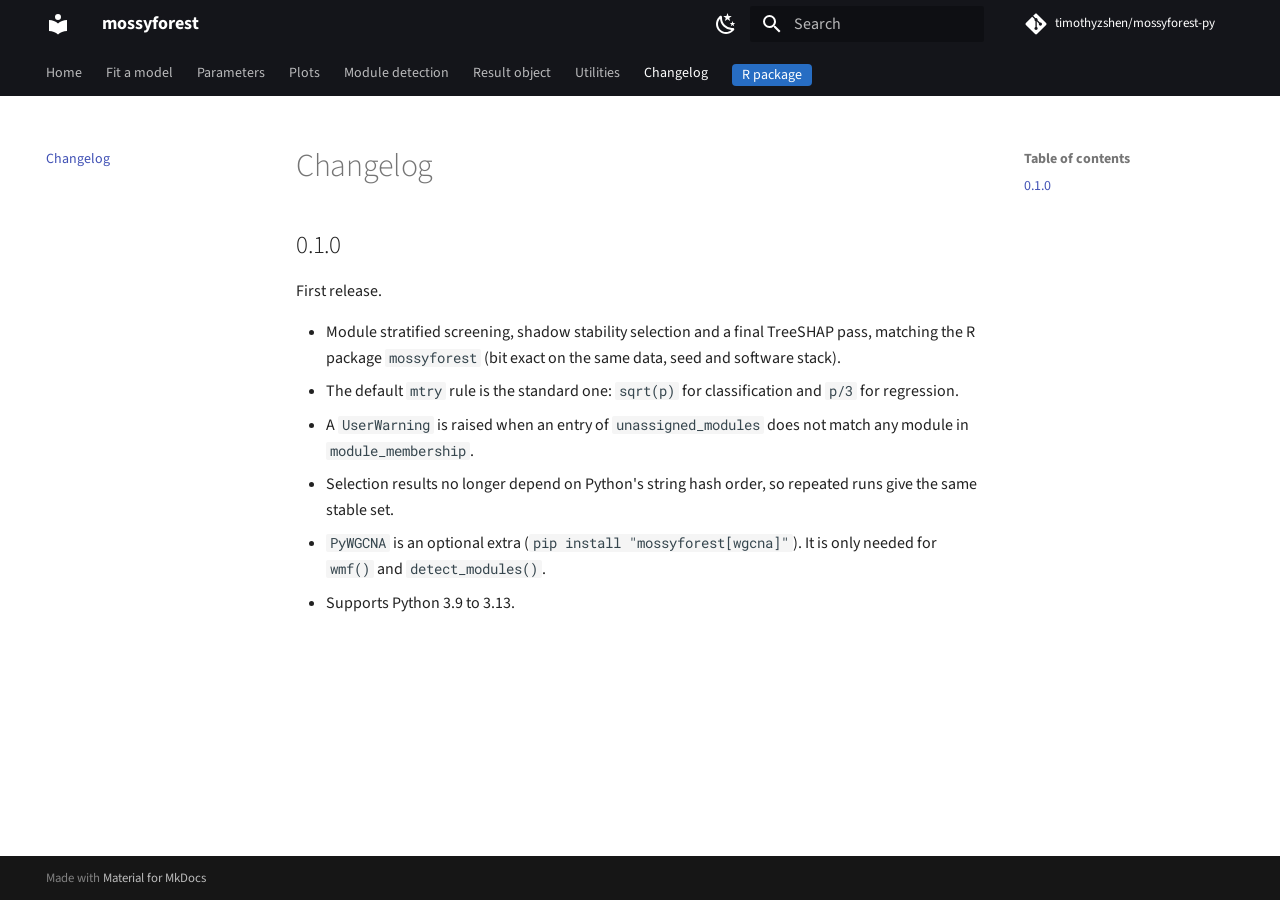
<file: changelog/index.html>
<!doctype html>
<html lang="en" class="no-js">
  <head>
    
      <meta charset="utf-8">
      <meta name="viewport" content="width=device-width,initial-scale=1">
      
        <meta name="description" content="Network aware stable feature selection with random forests and TreeSHAP (Python).">
      
      
      
        <link rel="canonical" href="https://timothyzshen.github.io/mossyforest-py/changelog/">
      
      
        <link rel="prev" href="../utilities/">
      
      
      
        
      
      
      <link rel="icon" href="../assets/images/favicon.png">
      <meta name="generator" content="mkdocs-1.6.1, mkdocs-material-9.8.1">
    
    
      
        <title>Changelog - mossyforest</title>
      
    
    
      <link rel="stylesheet" href="../assets/stylesheets/main.57a0d79d.min.css">
      
        
        <link rel="stylesheet" href="../assets/stylesheets/palette.fb2fffe2.min.css">
      
      


    
    
      
    
    
      
        
        
        <link rel="preconnect" href="https://fonts.gstatic.com" crossorigin>
        <link rel="stylesheet" href="https://fonts.googleapis.com/css?family=Source+Sans+Pro:300,300i,400,400i,700,700i%7CRoboto+Mono:400,400i,700,700i&display=fallback">
        <style>:root{--md-text-font:"Source Sans Pro";--md-code-font:"Roboto Mono"}</style>
      
    
    
      <link rel="stylesheet" href="../assets/_mkdocstrings.css">
    
      <link rel="stylesheet" href="../stylesheets/extra.css">
    
    <script>__md_scope=new URL("..",location),__md_hash=e=>[...e].reduce(((e,_)=>(e<<5)-e+_.charCodeAt(0)),0),__md_get=(e,_=localStorage,t=__md_scope)=>JSON.parse(_.getItem(t.pathname+"."+e)),__md_set=(e,_,t=localStorage,a=__md_scope)=>{try{t.setItem(a.pathname+"."+e,JSON.stringify(_))}catch(e){}}</script>
    
      

    
    
  </head>
  
  
    
    
      
    
    
    
    
    <body dir="ltr" data-md-color-scheme="default" data-md-color-primary="black" data-md-color-accent="indigo">
  
    
    <input class="md-toggle" data-md-toggle="drawer" type="checkbox" id="__drawer" autocomplete="off">
    <input class="md-toggle" data-md-toggle="search" type="checkbox" id="__search" autocomplete="off">
    <label class="md-overlay" for="__drawer"></label>
    <div data-md-component="skip">
      
        
        <a href="#changelog" class="md-skip">
          Skip to content
        </a>
      
    </div>
    <div data-md-component="announce">
      
    </div>
    
    
      

<header class="md-header" data-md-component="header">
  <nav class="md-header__inner md-grid" aria-label="Header">
    <a href=".." title="mossyforest" class="md-header__button md-logo" aria-label="mossyforest" data-md-component="logo">
      
  
  <svg xmlns="http://www.w3.org/2000/svg" viewBox="0 0 24 24"><path d="M12 8a3 3 0 0 0 3-3 3 3 0 0 0-3-3 3 3 0 0 0-3 3 3 3 0 0 0 3 3m0 3.54C9.64 9.35 6.5 8 3 8v11c3.5 0 6.64 1.35 9 3.54 2.36-2.19 5.5-3.54 9-3.54V8c-3.5 0-6.64 1.35-9 3.54"/></svg>

    </a>
    <label class="md-header__button md-icon" for="__drawer">
      
      <svg xmlns="http://www.w3.org/2000/svg" viewBox="0 0 24 24"><path d="M3 6h18v2H3zm0 5h18v2H3zm0 5h18v2H3z"/></svg>
    </label>
    <div class="md-header__title" data-md-component="header-title">
      <div class="md-header__ellipsis">
        <div class="md-header__topic">
          <span class="md-ellipsis">
            mossyforest
          </span>
        </div>
        <div class="md-header__topic" data-md-component="header-topic">
          <span class="md-ellipsis">
            
              Changelog
            
          </span>
        </div>
      </div>
    </div>
    
      
        <form class="md-header__option" data-md-component="palette">
  
    
    
    
    <input class="md-option" data-md-color-media="(prefers-color-scheme: light)" data-md-color-scheme="default" data-md-color-primary="black" data-md-color-accent="indigo"  aria-label="Switch to dark mode"  type="radio" name="__palette" id="__palette_0">
    
      <label class="md-header__button md-icon" title="Switch to dark mode" for="__palette_1" hidden>
        <svg xmlns="http://www.w3.org/2000/svg" viewBox="0 0 24 24"><path d="m17.75 4.09-2.53 1.94.91 3.06-2.63-1.81-2.63 1.81.91-3.06-2.53-1.94L12.44 4l1.06-3 1.06 3zm3.5 6.91-1.64 1.25.59 1.98-1.7-1.17-1.7 1.17.59-1.98L15.75 11l2.06-.05L18.5 9l.69 1.95zm-2.28 4.95c.83-.08 1.72 1.1 1.19 1.85-.32.45-.66.87-1.08 1.27C15.17 23 8.84 23 4.94 19.07c-3.91-3.9-3.91-10.24 0-14.14.4-.4.82-.76 1.27-1.08.75-.53 1.93.36 1.85 1.19-.27 2.86.69 5.83 2.89 8.02a9.96 9.96 0 0 0 8.02 2.89m-1.64 2.02a12.08 12.08 0 0 1-7.8-3.47c-2.17-2.19-3.33-5-3.49-7.82-2.81 3.14-2.7 7.96.31 10.98 3.02 3.01 7.84 3.12 10.98.31"/></svg>
      </label>
    
  
    
    
    
    <input class="md-option" data-md-color-media="(prefers-color-scheme: dark)" data-md-color-scheme="slate" data-md-color-primary="black" data-md-color-accent="indigo"  aria-label="Switch to light mode"  type="radio" name="__palette" id="__palette_1">
    
      <label class="md-header__button md-icon" title="Switch to light mode" for="__palette_0" hidden>
        <svg xmlns="http://www.w3.org/2000/svg" viewBox="0 0 24 24"><path d="M12 7a5 5 0 0 1 5 5 5 5 0 0 1-5 5 5 5 0 0 1-5-5 5 5 0 0 1 5-5m0 2a3 3 0 0 0-3 3 3 3 0 0 0 3 3 3 3 0 0 0 3-3 3 3 0 0 0-3-3m0-7 2.39 3.42C13.65 5.15 12.84 5 12 5s-1.65.15-2.39.42zM3.34 7l4.16-.35A7.2 7.2 0 0 0 5.94 8.5c-.44.74-.69 1.5-.83 2.29zm.02 10 1.76-3.77a7.131 7.131 0 0 0 2.38 4.14zM20.65 7l-1.77 3.79a7.02 7.02 0 0 0-2.38-4.15zm-.01 10-4.14.36c.59-.51 1.12-1.14 1.54-1.86.42-.73.69-1.5.83-2.29zM12 22l-2.41-3.44c.74.27 1.55.44 2.41.44.82 0 1.63-.17 2.37-.44z"/></svg>
      </label>
    
  
</form>
      
    
    
      <script>var palette=__md_get("__palette");if(palette&&palette.color){if("(prefers-color-scheme)"===palette.color.media){var media=matchMedia("(prefers-color-scheme: light)"),input=document.querySelector(media.matches?"[data-md-color-media='(prefers-color-scheme: light)']":"[data-md-color-media='(prefers-color-scheme: dark)']");palette.color.media=input.getAttribute("data-md-color-media"),palette.color.scheme=input.getAttribute("data-md-color-scheme"),palette.color.primary=input.getAttribute("data-md-color-primary"),palette.color.accent=input.getAttribute("data-md-color-accent")}for(var[key,value]of Object.entries(palette.color))document.body.setAttribute("data-md-color-"+key,value)}</script>
    
    
    
      
      
        <label class="md-header__button md-icon" for="__search">
          
          <svg xmlns="http://www.w3.org/2000/svg" viewBox="0 0 24 24"><path d="M9.5 3A6.5 6.5 0 0 1 16 9.5c0 1.61-.59 3.09-1.56 4.23l.27.27h.79l5 5-1.5 1.5-5-5v-.79l-.27-.27A6.52 6.52 0 0 1 9.5 16 6.5 6.5 0 0 1 3 9.5 6.5 6.5 0 0 1 9.5 3m0 2C7 5 5 7 5 9.5S7 14 9.5 14 14 12 14 9.5 12 5 9.5 5"/></svg>
        </label>
        <div class="md-search" data-md-component="search" role="dialog">
  <label class="md-search__overlay" for="__search"></label>
  <div class="md-search__inner" role="search">
    <form class="md-search__form" name="search">
      <input type="text" class="md-search__input" name="query" aria-label="Search" placeholder="Search" autocapitalize="off" autocorrect="off" autocomplete="off" spellcheck="false" data-md-component="search-query" required>
      <label class="md-search__icon md-icon" for="__search">
        
        <svg xmlns="http://www.w3.org/2000/svg" viewBox="0 0 24 24"><path d="M9.5 3A6.5 6.5 0 0 1 16 9.5c0 1.61-.59 3.09-1.56 4.23l.27.27h.79l5 5-1.5 1.5-5-5v-.79l-.27-.27A6.52 6.52 0 0 1 9.5 16 6.5 6.5 0 0 1 3 9.5 6.5 6.5 0 0 1 9.5 3m0 2C7 5 5 7 5 9.5S7 14 9.5 14 14 12 14 9.5 12 5 9.5 5"/></svg>
        
        <svg xmlns="http://www.w3.org/2000/svg" viewBox="0 0 24 24"><path d="M20 11v2H8l5.5 5.5-1.42 1.42L4.16 12l7.92-7.92L13.5 5.5 8 11z"/></svg>
      </label>
      <nav class="md-search__options" aria-label="Search">
        
        <button type="reset" class="md-search__icon md-icon" title="Clear" aria-label="Clear" tabindex="-1">
          
          <svg xmlns="http://www.w3.org/2000/svg" viewBox="0 0 24 24"><path d="M19 6.41 17.59 5 12 10.59 6.41 5 5 6.41 10.59 12 5 17.59 6.41 19 12 13.41 17.59 19 19 17.59 13.41 12z"/></svg>
        </button>
      </nav>
      
    </form>
    <div class="md-search__output">
      <div class="md-search__scrollwrap" tabindex="0" data-md-scrollfix>
        <div class="md-search-result" data-md-component="search-result">
          <div class="md-search-result__meta">
            Initializing search
          </div>
          <ol class="md-search-result__list" role="presentation"></ol>
        </div>
      </div>
    </div>
  </div>
</div>
      
    
    
      <div class="md-header__source">
        <a href="https://github.com/timothyzshen/mossyforest-py" title="Go to repository" class="md-source" data-md-component="source">
  <div class="md-source__icon md-icon">
    
    <svg xmlns="http://www.w3.org/2000/svg" viewBox="0 0 448 512"><!--! Font Awesome Free 7.1.0 by @fontawesome - https://fontawesome.com License - https://fontawesome.com/license/free (Icons: CC BY 4.0, Fonts: SIL OFL 1.1, Code: MIT License) Copyright 2025 Fonticons, Inc.--><path d="M439.6 236.1 244 40.5c-5.4-5.5-12.8-8.5-20.4-8.5s-15 3-20.4 8.4L162.5 81l51.5 51.5c27.1-9.1 52.7 16.8 43.4 43.7l49.7 49.7c34.2-11.8 61.2 31 35.5 56.7-26.5 26.5-70.2-2.9-56-37.3L240.3 199v121.9c25.3 12.5 22.3 41.8 9.1 55-6.4 6.4-15.2 10.1-24.3 10.1s-17.8-3.6-24.3-10.1c-17.6-17.6-11.1-46.9 11.2-56v-123c-20.8-8.5-24.6-30.7-18.6-45L142.6 101 8.5 235.1C3 240.6 0 247.9 0 255.5s3 15 8.5 20.4l195.6 195.7c5.4 5.4 12.7 8.4 20.4 8.4s15-3 20.4-8.4l194.7-194.7c5.4-5.4 8.4-12.8 8.4-20.4s-3-15-8.4-20.4"/></svg>
  </div>
  <div class="md-source__repository">
    timothyzshen/mossyforest-py
  </div>
</a>
      </div>
    
  </nav>
  
</header>
    
    <div class="md-container" data-md-component="container">
      
      
        
          
            
<nav class="md-tabs" aria-label="Tabs" data-md-component="tabs">
  <div class="md-grid">
    <ul class="md-tabs__list">
      
        
  
  
  
  
    <li class="md-tabs__item">
      <a href=".." class="md-tabs__link">
        
  
  
    
  
  Home

      </a>
    </li>
  

      
        
  
  
  
  
    <li class="md-tabs__item">
      <a href="../fit/" class="md-tabs__link">
        
  
  
    
  
  Fit a model

      </a>
    </li>
  

      
        
  
  
  
  
    <li class="md-tabs__item">
      <a href="../parameters/" class="md-tabs__link">
        
  
  
    
  
  Parameters

      </a>
    </li>
  

      
        
  
  
  
  
    <li class="md-tabs__item">
      <a href="../plots/" class="md-tabs__link">
        
  
  
    
  
  Plots

      </a>
    </li>
  

      
        
  
  
  
  
    <li class="md-tabs__item">
      <a href="../modules/" class="md-tabs__link">
        
  
  
    
  
  Module detection

      </a>
    </li>
  

      
        
  
  
  
  
    <li class="md-tabs__item">
      <a href="../result/" class="md-tabs__link">
        
  
  
    
  
  Result object

      </a>
    </li>
  

      
        
  
  
  
  
    <li class="md-tabs__item">
      <a href="../utilities/" class="md-tabs__link">
        
  
  
    
  
  Utilities

      </a>
    </li>
  

      
        
  
  
  
    
  
  
    <li class="md-tabs__item md-tabs__item--active">
      <a href="./" class="md-tabs__link">
        
  
  
    
  
  Changelog

      </a>
    </li>
  

      
        
  
  
  
  
    <li class="md-tabs__item">
      <a href="https://timothyzshen.github.io/mossyforest/" class="md-tabs__link">
        
  
  
    
  
  R package

      </a>
    </li>
  

      
    </ul>
  </div>
</nav>
          
        
      
      <main class="md-main" data-md-component="main">
        <div class="md-main__inner md-grid">
          
            
              
              <div class="md-sidebar md-sidebar--primary" data-md-component="sidebar" data-md-type="navigation" >
                <div class="md-sidebar__scrollwrap">
                  <div class="md-sidebar__inner">
                    


  


<nav class="md-nav md-nav--primary md-nav--lifted" aria-label="Navigation" data-md-level="0">
  <label class="md-nav__title" for="__drawer">
    <a href=".." title="mossyforest" class="md-nav__button md-logo" aria-label="mossyforest" data-md-component="logo">
      
  
  <svg xmlns="http://www.w3.org/2000/svg" viewBox="0 0 24 24"><path d="M12 8a3 3 0 0 0 3-3 3 3 0 0 0-3-3 3 3 0 0 0-3 3 3 3 0 0 0 3 3m0 3.54C9.64 9.35 6.5 8 3 8v11c3.5 0 6.64 1.35 9 3.54 2.36-2.19 5.5-3.54 9-3.54V8c-3.5 0-6.64 1.35-9 3.54"/></svg>

    </a>
    mossyforest
  </label>
  
    <div class="md-nav__source">
      <a href="https://github.com/timothyzshen/mossyforest-py" title="Go to repository" class="md-source" data-md-component="source">
  <div class="md-source__icon md-icon">
    
    <svg xmlns="http://www.w3.org/2000/svg" viewBox="0 0 448 512"><!--! Font Awesome Free 7.1.0 by @fontawesome - https://fontawesome.com License - https://fontawesome.com/license/free (Icons: CC BY 4.0, Fonts: SIL OFL 1.1, Code: MIT License) Copyright 2025 Fonticons, Inc.--><path d="M439.6 236.1 244 40.5c-5.4-5.5-12.8-8.5-20.4-8.5s-15 3-20.4 8.4L162.5 81l51.5 51.5c27.1-9.1 52.7 16.8 43.4 43.7l49.7 49.7c34.2-11.8 61.2 31 35.5 56.7-26.5 26.5-70.2-2.9-56-37.3L240.3 199v121.9c25.3 12.5 22.3 41.8 9.1 55-6.4 6.4-15.2 10.1-24.3 10.1s-17.8-3.6-24.3-10.1c-17.6-17.6-11.1-46.9 11.2-56v-123c-20.8-8.5-24.6-30.7-18.6-45L142.6 101 8.5 235.1C3 240.6 0 247.9 0 255.5s3 15 8.5 20.4l195.6 195.7c5.4 5.4 12.7 8.4 20.4 8.4s15-3 20.4-8.4l194.7-194.7c5.4-5.4 8.4-12.8 8.4-20.4s-3-15-8.4-20.4"/></svg>
  </div>
  <div class="md-source__repository">
    timothyzshen/mossyforest-py
  </div>
</a>
    </div>
  
  <ul class="md-nav__list" data-md-scrollfix>
    
      
      
  
  
  
  
    <li class="md-nav__item">
      <a href=".." class="md-nav__link">
        
  
  
  <span class="md-ellipsis">
    
  
    Home
  

    
  </span>
  
  

      </a>
    </li>
  

    
      
      
  
  
  
  
    <li class="md-nav__item">
      <a href="../fit/" class="md-nav__link">
        
  
  
  <span class="md-ellipsis">
    
  
    Fit a model
  

    
  </span>
  
  

      </a>
    </li>
  

    
      
      
  
  
  
  
    <li class="md-nav__item">
      <a href="../parameters/" class="md-nav__link">
        
  
  
  <span class="md-ellipsis">
    
  
    Parameters
  

    
  </span>
  
  

      </a>
    </li>
  

    
      
      
  
  
  
  
    <li class="md-nav__item">
      <a href="../plots/" class="md-nav__link">
        
  
  
  <span class="md-ellipsis">
    
  
    Plots
  

    
  </span>
  
  

      </a>
    </li>
  

    
      
      
  
  
  
  
    <li class="md-nav__item">
      <a href="../modules/" class="md-nav__link">
        
  
  
  <span class="md-ellipsis">
    
  
    Module detection
  

    
  </span>
  
  

      </a>
    </li>
  

    
      
      
  
  
  
  
    <li class="md-nav__item">
      <a href="../result/" class="md-nav__link">
        
  
  
  <span class="md-ellipsis">
    
  
    Result object
  

    
  </span>
  
  

      </a>
    </li>
  

    
      
      
  
  
  
  
    <li class="md-nav__item">
      <a href="../utilities/" class="md-nav__link">
        
  
  
  <span class="md-ellipsis">
    
  
    Utilities
  

    
  </span>
  
  

      </a>
    </li>
  

    
      
      
  
  
    
  
  
  
    <li class="md-nav__item md-nav__item--active">
      
      <input class="md-nav__toggle md-toggle" type="checkbox" id="__toc">
      
      
        
      
      
        <label class="md-nav__link md-nav__link--active" for="__toc">
          
  
  
  <span class="md-ellipsis">
    
  
    Changelog
  

    
  </span>
  
  

          <span class="md-nav__icon md-icon"></span>
        </label>
      
      <a href="./" class="md-nav__link md-nav__link--active">
        
  
  
  <span class="md-ellipsis">
    
  
    Changelog
  

    
  </span>
  
  

      </a>
      
        

<nav class="md-nav md-nav--secondary" aria-label="Table of contents">
  
  
  
    
  
  
    <label class="md-nav__title" for="__toc">
      <span class="md-nav__icon md-icon"></span>
      Table of contents
    </label>
    <ul class="md-nav__list" data-md-component="toc" data-md-scrollfix>
      
        <li class="md-nav__item">
  <a href="#010" class="md-nav__link">
    <span class="md-ellipsis">
      
        0.1.0
      
    </span>
  </a>
  
</li>
      
    </ul>
  
</nav>
      
    </li>
  

    
      
      
  
  
  
  
    <li class="md-nav__item">
      <a href="https://timothyzshen.github.io/mossyforest/" class="md-nav__link">
        
  
  
  <span class="md-ellipsis">
    
  
    R package
  

    
  </span>
  
  

      </a>
    </li>
  

    
  </ul>
</nav>
                  </div>
                </div>
              </div>
            
            
              
              <div class="md-sidebar md-sidebar--secondary" data-md-component="sidebar" data-md-type="toc" >
                <div class="md-sidebar__scrollwrap">
                  <div class="md-sidebar__inner">
                    

<nav class="md-nav md-nav--secondary" aria-label="Table of contents">
  
  
  
    
  
  
    <label class="md-nav__title" for="__toc">
      <span class="md-nav__icon md-icon"></span>
      Table of contents
    </label>
    <ul class="md-nav__list" data-md-component="toc" data-md-scrollfix>
      
        <li class="md-nav__item">
  <a href="#010" class="md-nav__link">
    <span class="md-ellipsis">
      
        0.1.0
      
    </span>
  </a>
  
</li>
      
    </ul>
  
</nav>
                  </div>
                </div>
              </div>
            
          
          
            <div class="md-content" data-md-component="content">
              
              <article class="md-content__inner md-typeset">
                
                  


  
  


<h1 id="changelog">Changelog<a class="headerlink" href="#changelog" title="Permanent link">&para;</a></h1>
<h2 id="010">0.1.0<a class="headerlink" href="#010" title="Permanent link">&para;</a></h2>
<p>First release.</p>
<ul>
<li>Module stratified screening, shadow stability selection and a final TreeSHAP
  pass, matching the R package <code>mossyforest</code> (bit exact on the same data, seed
  and software stack).</li>
<li>The default <code>mtry</code> rule is the standard one: <code>sqrt(p)</code> for classification and
  <code>p/3</code> for regression.</li>
<li>A <code>UserWarning</code> is raised when an entry of <code>unassigned_modules</code> does not match
  any module in <code>module_membership</code>.</li>
<li>Selection results no longer depend on Python's string hash order, so repeated
  runs give the same stable set.</li>
<li><code>PyWGCNA</code> is an optional extra (<code>pip install "mossyforest[wgcna]"</code>). It is only
  needed for <code>wmf()</code> and <code>detect_modules()</code>.</li>
<li>Supports Python 3.9 to 3.13.</li>
</ul>












                
              </article>
            </div>
          
          
<script>var target=document.getElementById(location.hash.slice(1));target&&target.name&&(target.checked=target.name.startsWith("__tabbed_"))</script>
        </div>
        
          <button type="button" class="md-top md-icon" data-md-component="top" hidden>
  
  <svg xmlns="http://www.w3.org/2000/svg" viewBox="0 0 24 24"><path d="M13 20h-2V8l-5.5 5.5-1.42-1.42L12 4.16l7.92 7.92-1.42 1.42L13 8z"/></svg>
  Back to top
</button>
        
      </main>
      
        <footer class="md-footer">
  
  <div class="md-footer-meta md-typeset">
    <div class="md-footer-meta__inner md-grid">
      <div class="md-copyright">
  
  
    Made with
    <a href="https://squidfunk.github.io/mkdocs-material/" target="_blank" rel="noopener">
      Material for MkDocs
    </a>
  
</div>
      
    </div>
  </div>
</footer>
      
    </div>
    <div class="md-dialog" data-md-component="dialog">
      <div class="md-dialog__inner md-typeset"></div>
    </div>
    
    
    
      
      
      <script id="__config" type="application/json">{"annotate": null, "base": "..", "features": ["navigation.top", "navigation.tabs", "content.code.copy"], "search": "../assets/javascripts/workers/search.a7633da7.min.js", "tags": null, "translations": {"clipboard.copied": "Copied to clipboard", "clipboard.copy": "Copy to clipboard", "search.result.more.one": "1 more on this page", "search.result.more.other": "# more on this page", "search.result.none": "No matching documents", "search.result.one": "1 matching document", "search.result.other": "# matching documents", "search.result.placeholder": "Type to start searching", "search.result.term.missing": "Missing", "select.version": "Select version"}, "version": null}</script>
    
    
      <script src="../assets/javascripts/bundle.a5f9d56c.min.js"></script>
      
    
  </body>
</html>
</file>
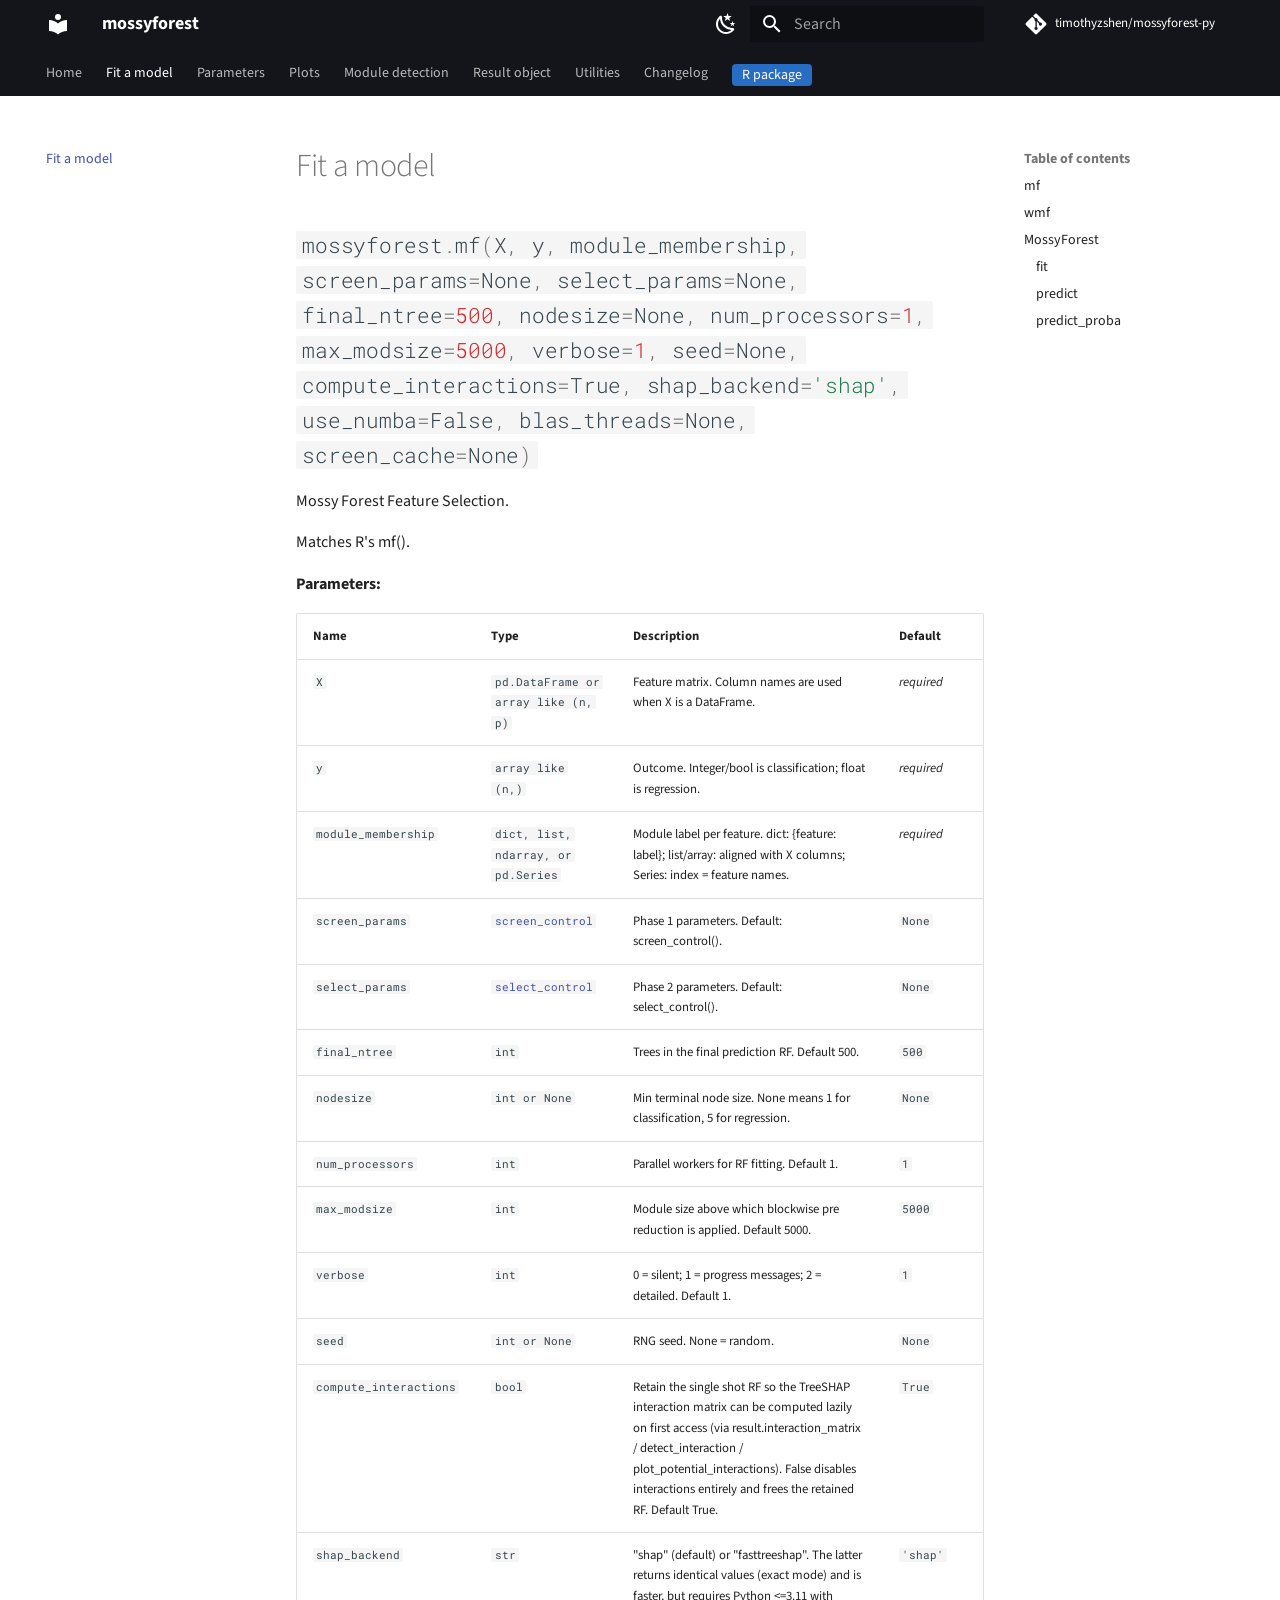
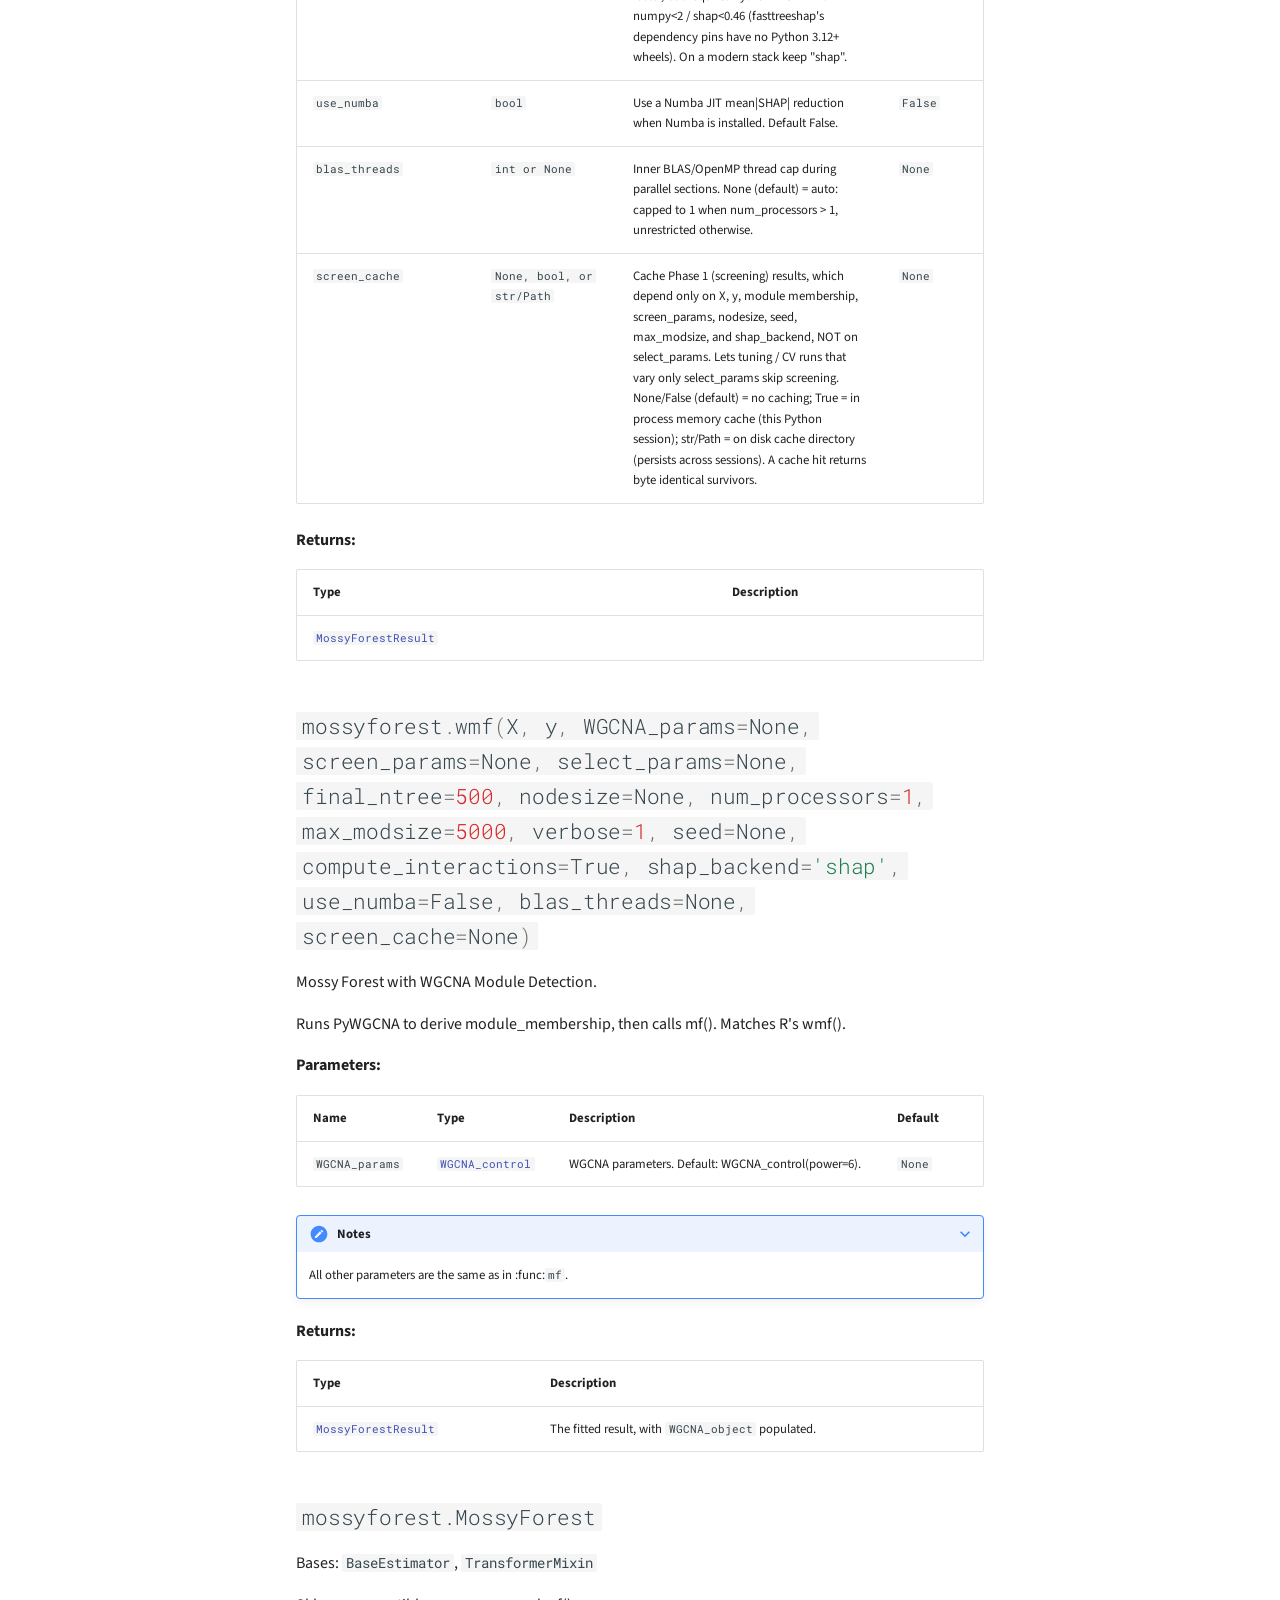
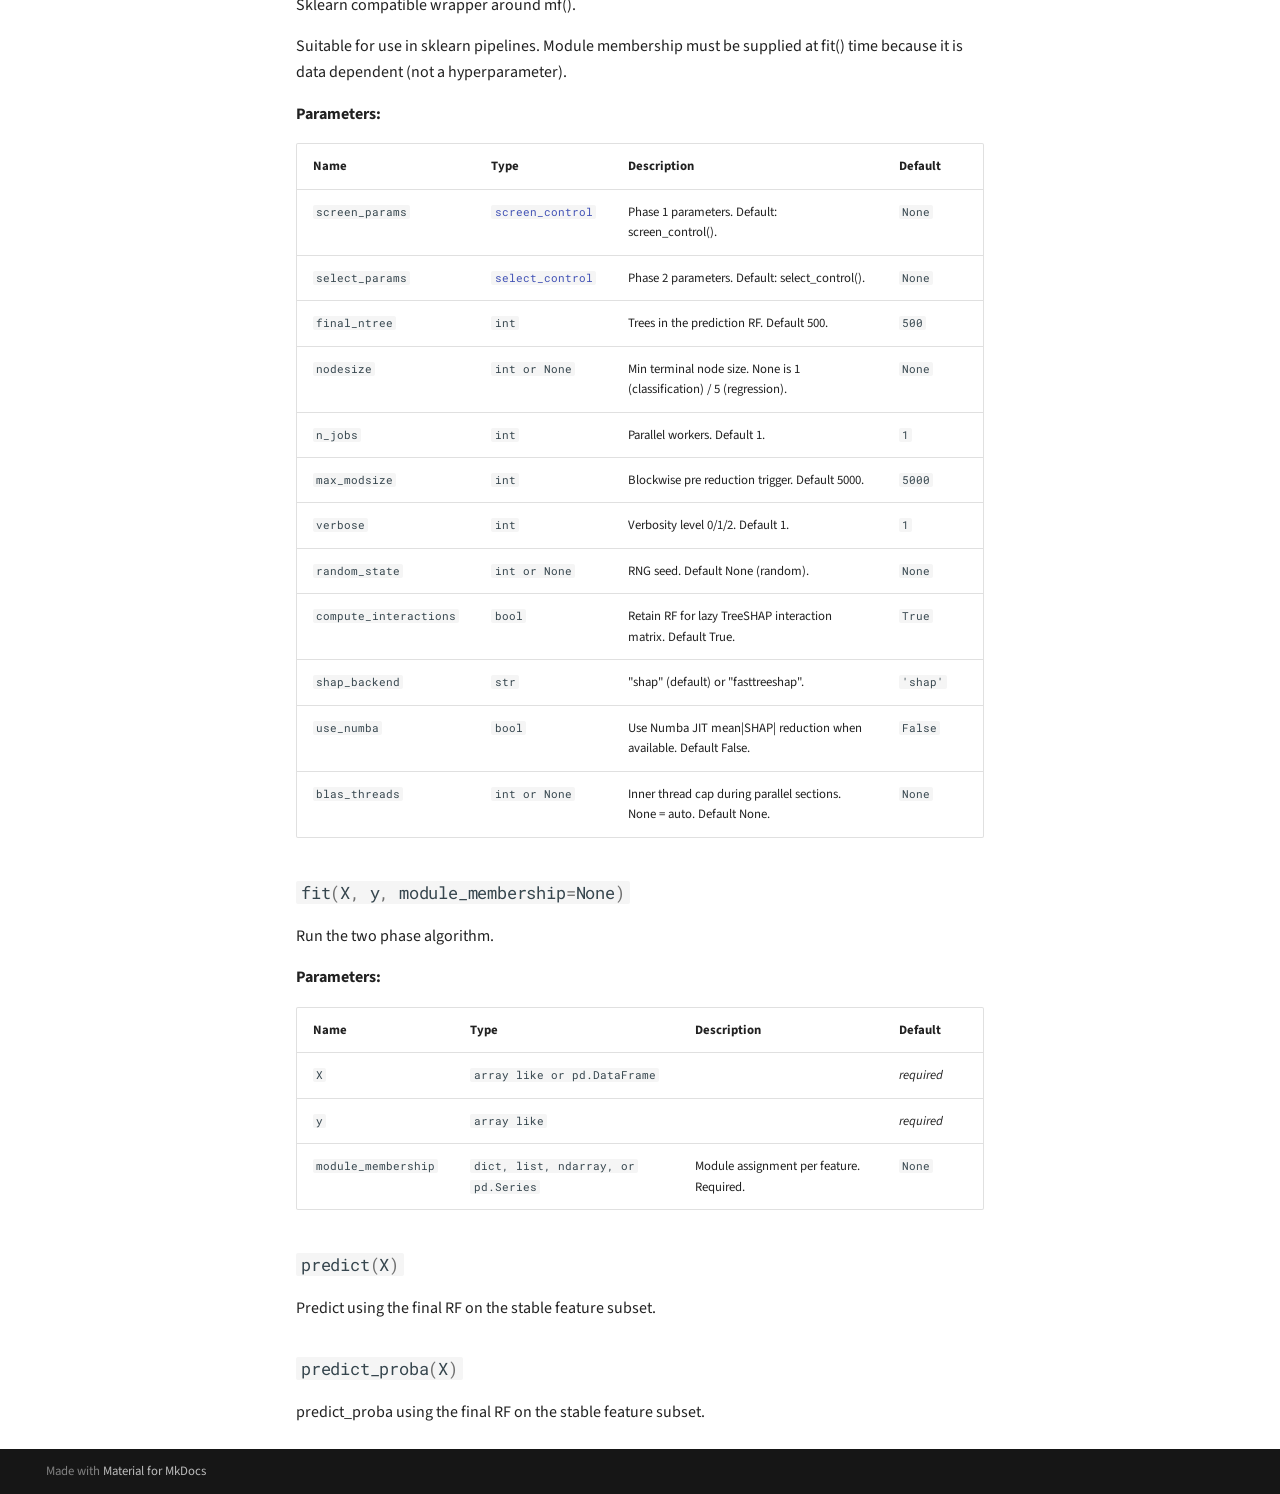
<file: fit/index.html>
<!doctype html>
<html lang="en" class="no-js">
  <head>
    
      <meta charset="utf-8">
      <meta name="viewport" content="width=device-width,initial-scale=1">
      
        <meta name="description" content="Network aware stable feature selection with random forests and TreeSHAP (Python).">
      
      
      
        <link rel="canonical" href="https://timothyzshen.github.io/mossyforest-py/fit/">
      
      
        <link rel="prev" href="..">
      
      
        <link rel="next" href="../parameters/">
      
      
        
      
      
      <link rel="icon" href="../assets/images/favicon.png">
      <meta name="generator" content="mkdocs-1.6.1, mkdocs-material-9.8.1">
    
    
      
        <title>Fit a model - mossyforest</title>
      
    
    
      <link rel="stylesheet" href="../assets/stylesheets/main.57a0d79d.min.css">
      
        
        <link rel="stylesheet" href="../assets/stylesheets/palette.fb2fffe2.min.css">
      
      


    
    
      
    
    
      
        
        
        <link rel="preconnect" href="https://fonts.gstatic.com" crossorigin>
        <link rel="stylesheet" href="https://fonts.googleapis.com/css?family=Source+Sans+Pro:300,300i,400,400i,700,700i%7CRoboto+Mono:400,400i,700,700i&display=fallback">
        <style>:root{--md-text-font:"Source Sans Pro";--md-code-font:"Roboto Mono"}</style>
      
    
    
      <link rel="stylesheet" href="../assets/_mkdocstrings.css">
    
      <link rel="stylesheet" href="../stylesheets/extra.css">
    
    <script>__md_scope=new URL("..",location),__md_hash=e=>[...e].reduce(((e,_)=>(e<<5)-e+_.charCodeAt(0)),0),__md_get=(e,_=localStorage,t=__md_scope)=>JSON.parse(_.getItem(t.pathname+"."+e)),__md_set=(e,_,t=localStorage,a=__md_scope)=>{try{t.setItem(a.pathname+"."+e,JSON.stringify(_))}catch(e){}}</script>
    
      

    
    
  </head>
  
  
    
    
      
    
    
    
    
    <body dir="ltr" data-md-color-scheme="default" data-md-color-primary="black" data-md-color-accent="indigo">
  
    
    <input class="md-toggle" data-md-toggle="drawer" type="checkbox" id="__drawer" autocomplete="off">
    <input class="md-toggle" data-md-toggle="search" type="checkbox" id="__search" autocomplete="off">
    <label class="md-overlay" for="__drawer"></label>
    <div data-md-component="skip">
      
        
        <a href="#fit-a-model" class="md-skip">
          Skip to content
        </a>
      
    </div>
    <div data-md-component="announce">
      
    </div>
    
    
      

<header class="md-header" data-md-component="header">
  <nav class="md-header__inner md-grid" aria-label="Header">
    <a href=".." title="mossyforest" class="md-header__button md-logo" aria-label="mossyforest" data-md-component="logo">
      
  
  <svg xmlns="http://www.w3.org/2000/svg" viewBox="0 0 24 24"><path d="M12 8a3 3 0 0 0 3-3 3 3 0 0 0-3-3 3 3 0 0 0-3 3 3 3 0 0 0 3 3m0 3.54C9.64 9.35 6.5 8 3 8v11c3.5 0 6.64 1.35 9 3.54 2.36-2.19 5.5-3.54 9-3.54V8c-3.5 0-6.64 1.35-9 3.54"/></svg>

    </a>
    <label class="md-header__button md-icon" for="__drawer">
      
      <svg xmlns="http://www.w3.org/2000/svg" viewBox="0 0 24 24"><path d="M3 6h18v2H3zm0 5h18v2H3zm0 5h18v2H3z"/></svg>
    </label>
    <div class="md-header__title" data-md-component="header-title">
      <div class="md-header__ellipsis">
        <div class="md-header__topic">
          <span class="md-ellipsis">
            mossyforest
          </span>
        </div>
        <div class="md-header__topic" data-md-component="header-topic">
          <span class="md-ellipsis">
            
              Fit a model
            
          </span>
        </div>
      </div>
    </div>
    
      
        <form class="md-header__option" data-md-component="palette">
  
    
    
    
    <input class="md-option" data-md-color-media="(prefers-color-scheme: light)" data-md-color-scheme="default" data-md-color-primary="black" data-md-color-accent="indigo"  aria-label="Switch to dark mode"  type="radio" name="__palette" id="__palette_0">
    
      <label class="md-header__button md-icon" title="Switch to dark mode" for="__palette_1" hidden>
        <svg xmlns="http://www.w3.org/2000/svg" viewBox="0 0 24 24"><path d="m17.75 4.09-2.53 1.94.91 3.06-2.63-1.81-2.63 1.81.91-3.06-2.53-1.94L12.44 4l1.06-3 1.06 3zm3.5 6.91-1.64 1.25.59 1.98-1.7-1.17-1.7 1.17.59-1.98L15.75 11l2.06-.05L18.5 9l.69 1.95zm-2.28 4.95c.83-.08 1.72 1.1 1.19 1.85-.32.45-.66.87-1.08 1.27C15.17 23 8.84 23 4.94 19.07c-3.91-3.9-3.91-10.24 0-14.14.4-.4.82-.76 1.27-1.08.75-.53 1.93.36 1.85 1.19-.27 2.86.69 5.83 2.89 8.02a9.96 9.96 0 0 0 8.02 2.89m-1.64 2.02a12.08 12.08 0 0 1-7.8-3.47c-2.17-2.19-3.33-5-3.49-7.82-2.81 3.14-2.7 7.96.31 10.98 3.02 3.01 7.84 3.12 10.98.31"/></svg>
      </label>
    
  
    
    
    
    <input class="md-option" data-md-color-media="(prefers-color-scheme: dark)" data-md-color-scheme="slate" data-md-color-primary="black" data-md-color-accent="indigo"  aria-label="Switch to light mode"  type="radio" name="__palette" id="__palette_1">
    
      <label class="md-header__button md-icon" title="Switch to light mode" for="__palette_0" hidden>
        <svg xmlns="http://www.w3.org/2000/svg" viewBox="0 0 24 24"><path d="M12 7a5 5 0 0 1 5 5 5 5 0 0 1-5 5 5 5 0 0 1-5-5 5 5 0 0 1 5-5m0 2a3 3 0 0 0-3 3 3 3 0 0 0 3 3 3 3 0 0 0 3-3 3 3 0 0 0-3-3m0-7 2.39 3.42C13.65 5.15 12.84 5 12 5s-1.65.15-2.39.42zM3.34 7l4.16-.35A7.2 7.2 0 0 0 5.94 8.5c-.44.74-.69 1.5-.83 2.29zm.02 10 1.76-3.77a7.131 7.131 0 0 0 2.38 4.14zM20.65 7l-1.77 3.79a7.02 7.02 0 0 0-2.38-4.15zm-.01 10-4.14.36c.59-.51 1.12-1.14 1.54-1.86.42-.73.69-1.5.83-2.29zM12 22l-2.41-3.44c.74.27 1.55.44 2.41.44.82 0 1.63-.17 2.37-.44z"/></svg>
      </label>
    
  
</form>
      
    
    
      <script>var palette=__md_get("__palette");if(palette&&palette.color){if("(prefers-color-scheme)"===palette.color.media){var media=matchMedia("(prefers-color-scheme: light)"),input=document.querySelector(media.matches?"[data-md-color-media='(prefers-color-scheme: light)']":"[data-md-color-media='(prefers-color-scheme: dark)']");palette.color.media=input.getAttribute("data-md-color-media"),palette.color.scheme=input.getAttribute("data-md-color-scheme"),palette.color.primary=input.getAttribute("data-md-color-primary"),palette.color.accent=input.getAttribute("data-md-color-accent")}for(var[key,value]of Object.entries(palette.color))document.body.setAttribute("data-md-color-"+key,value)}</script>
    
    
    
      
      
        <label class="md-header__button md-icon" for="__search">
          
          <svg xmlns="http://www.w3.org/2000/svg" viewBox="0 0 24 24"><path d="M9.5 3A6.5 6.5 0 0 1 16 9.5c0 1.61-.59 3.09-1.56 4.23l.27.27h.79l5 5-1.5 1.5-5-5v-.79l-.27-.27A6.52 6.52 0 0 1 9.5 16 6.5 6.5 0 0 1 3 9.5 6.5 6.5 0 0 1 9.5 3m0 2C7 5 5 7 5 9.5S7 14 9.5 14 14 12 14 9.5 12 5 9.5 5"/></svg>
        </label>
        <div class="md-search" data-md-component="search" role="dialog">
  <label class="md-search__overlay" for="__search"></label>
  <div class="md-search__inner" role="search">
    <form class="md-search__form" name="search">
      <input type="text" class="md-search__input" name="query" aria-label="Search" placeholder="Search" autocapitalize="off" autocorrect="off" autocomplete="off" spellcheck="false" data-md-component="search-query" required>
      <label class="md-search__icon md-icon" for="__search">
        
        <svg xmlns="http://www.w3.org/2000/svg" viewBox="0 0 24 24"><path d="M9.5 3A6.5 6.5 0 0 1 16 9.5c0 1.61-.59 3.09-1.56 4.23l.27.27h.79l5 5-1.5 1.5-5-5v-.79l-.27-.27A6.52 6.52 0 0 1 9.5 16 6.5 6.5 0 0 1 3 9.5 6.5 6.5 0 0 1 9.5 3m0 2C7 5 5 7 5 9.5S7 14 9.5 14 14 12 14 9.5 12 5 9.5 5"/></svg>
        
        <svg xmlns="http://www.w3.org/2000/svg" viewBox="0 0 24 24"><path d="M20 11v2H8l5.5 5.5-1.42 1.42L4.16 12l7.92-7.92L13.5 5.5 8 11z"/></svg>
      </label>
      <nav class="md-search__options" aria-label="Search">
        
        <button type="reset" class="md-search__icon md-icon" title="Clear" aria-label="Clear" tabindex="-1">
          
          <svg xmlns="http://www.w3.org/2000/svg" viewBox="0 0 24 24"><path d="M19 6.41 17.59 5 12 10.59 6.41 5 5 6.41 10.59 12 5 17.59 6.41 19 12 13.41 17.59 19 19 17.59 13.41 12z"/></svg>
        </button>
      </nav>
      
    </form>
    <div class="md-search__output">
      <div class="md-search__scrollwrap" tabindex="0" data-md-scrollfix>
        <div class="md-search-result" data-md-component="search-result">
          <div class="md-search-result__meta">
            Initializing search
          </div>
          <ol class="md-search-result__list" role="presentation"></ol>
        </div>
      </div>
    </div>
  </div>
</div>
      
    
    
      <div class="md-header__source">
        <a href="https://github.com/timothyzshen/mossyforest-py" title="Go to repository" class="md-source" data-md-component="source">
  <div class="md-source__icon md-icon">
    
    <svg xmlns="http://www.w3.org/2000/svg" viewBox="0 0 448 512"><!--! Font Awesome Free 7.1.0 by @fontawesome - https://fontawesome.com License - https://fontawesome.com/license/free (Icons: CC BY 4.0, Fonts: SIL OFL 1.1, Code: MIT License) Copyright 2025 Fonticons, Inc.--><path d="M439.6 236.1 244 40.5c-5.4-5.5-12.8-8.5-20.4-8.5s-15 3-20.4 8.4L162.5 81l51.5 51.5c27.1-9.1 52.7 16.8 43.4 43.7l49.7 49.7c34.2-11.8 61.2 31 35.5 56.7-26.5 26.5-70.2-2.9-56-37.3L240.3 199v121.9c25.3 12.5 22.3 41.8 9.1 55-6.4 6.4-15.2 10.1-24.3 10.1s-17.8-3.6-24.3-10.1c-17.6-17.6-11.1-46.9 11.2-56v-123c-20.8-8.5-24.6-30.7-18.6-45L142.6 101 8.5 235.1C3 240.6 0 247.9 0 255.5s3 15 8.5 20.4l195.6 195.7c5.4 5.4 12.7 8.4 20.4 8.4s15-3 20.4-8.4l194.7-194.7c5.4-5.4 8.4-12.8 8.4-20.4s-3-15-8.4-20.4"/></svg>
  </div>
  <div class="md-source__repository">
    timothyzshen/mossyforest-py
  </div>
</a>
      </div>
    
  </nav>
  
</header>
    
    <div class="md-container" data-md-component="container">
      
      
        
          
            
<nav class="md-tabs" aria-label="Tabs" data-md-component="tabs">
  <div class="md-grid">
    <ul class="md-tabs__list">
      
        
  
  
  
  
    <li class="md-tabs__item">
      <a href=".." class="md-tabs__link">
        
  
  
    
  
  Home

      </a>
    </li>
  

      
        
  
  
  
    
  
  
    <li class="md-tabs__item md-tabs__item--active">
      <a href="./" class="md-tabs__link">
        
  
  
    
  
  Fit a model

      </a>
    </li>
  

      
        
  
  
  
  
    <li class="md-tabs__item">
      <a href="../parameters/" class="md-tabs__link">
        
  
  
    
  
  Parameters

      </a>
    </li>
  

      
        
  
  
  
  
    <li class="md-tabs__item">
      <a href="../plots/" class="md-tabs__link">
        
  
  
    
  
  Plots

      </a>
    </li>
  

      
        
  
  
  
  
    <li class="md-tabs__item">
      <a href="../modules/" class="md-tabs__link">
        
  
  
    
  
  Module detection

      </a>
    </li>
  

      
        
  
  
  
  
    <li class="md-tabs__item">
      <a href="../result/" class="md-tabs__link">
        
  
  
    
  
  Result object

      </a>
    </li>
  

      
        
  
  
  
  
    <li class="md-tabs__item">
      <a href="../utilities/" class="md-tabs__link">
        
  
  
    
  
  Utilities

      </a>
    </li>
  

      
        
  
  
  
  
    <li class="md-tabs__item">
      <a href="../changelog/" class="md-tabs__link">
        
  
  
    
  
  Changelog

      </a>
    </li>
  

      
        
  
  
  
  
    <li class="md-tabs__item">
      <a href="https://timothyzshen.github.io/mossyforest/" class="md-tabs__link">
        
  
  
    
  
  R package

      </a>
    </li>
  

      
    </ul>
  </div>
</nav>
          
        
      
      <main class="md-main" data-md-component="main">
        <div class="md-main__inner md-grid">
          
            
              
              <div class="md-sidebar md-sidebar--primary" data-md-component="sidebar" data-md-type="navigation" >
                <div class="md-sidebar__scrollwrap">
                  <div class="md-sidebar__inner">
                    


  


<nav class="md-nav md-nav--primary md-nav--lifted" aria-label="Navigation" data-md-level="0">
  <label class="md-nav__title" for="__drawer">
    <a href=".." title="mossyforest" class="md-nav__button md-logo" aria-label="mossyforest" data-md-component="logo">
      
  
  <svg xmlns="http://www.w3.org/2000/svg" viewBox="0 0 24 24"><path d="M12 8a3 3 0 0 0 3-3 3 3 0 0 0-3-3 3 3 0 0 0-3 3 3 3 0 0 0 3 3m0 3.54C9.64 9.35 6.5 8 3 8v11c3.5 0 6.64 1.35 9 3.54 2.36-2.19 5.5-3.54 9-3.54V8c-3.5 0-6.64 1.35-9 3.54"/></svg>

    </a>
    mossyforest
  </label>
  
    <div class="md-nav__source">
      <a href="https://github.com/timothyzshen/mossyforest-py" title="Go to repository" class="md-source" data-md-component="source">
  <div class="md-source__icon md-icon">
    
    <svg xmlns="http://www.w3.org/2000/svg" viewBox="0 0 448 512"><!--! Font Awesome Free 7.1.0 by @fontawesome - https://fontawesome.com License - https://fontawesome.com/license/free (Icons: CC BY 4.0, Fonts: SIL OFL 1.1, Code: MIT License) Copyright 2025 Fonticons, Inc.--><path d="M439.6 236.1 244 40.5c-5.4-5.5-12.8-8.5-20.4-8.5s-15 3-20.4 8.4L162.5 81l51.5 51.5c27.1-9.1 52.7 16.8 43.4 43.7l49.7 49.7c34.2-11.8 61.2 31 35.5 56.7-26.5 26.5-70.2-2.9-56-37.3L240.3 199v121.9c25.3 12.5 22.3 41.8 9.1 55-6.4 6.4-15.2 10.1-24.3 10.1s-17.8-3.6-24.3-10.1c-17.6-17.6-11.1-46.9 11.2-56v-123c-20.8-8.5-24.6-30.7-18.6-45L142.6 101 8.5 235.1C3 240.6 0 247.9 0 255.5s3 15 8.5 20.4l195.6 195.7c5.4 5.4 12.7 8.4 20.4 8.4s15-3 20.4-8.4l194.7-194.7c5.4-5.4 8.4-12.8 8.4-20.4s-3-15-8.4-20.4"/></svg>
  </div>
  <div class="md-source__repository">
    timothyzshen/mossyforest-py
  </div>
</a>
    </div>
  
  <ul class="md-nav__list" data-md-scrollfix>
    
      
      
  
  
  
  
    <li class="md-nav__item">
      <a href=".." class="md-nav__link">
        
  
  
  <span class="md-ellipsis">
    
  
    Home
  

    
  </span>
  
  

      </a>
    </li>
  

    
      
      
  
  
    
  
  
  
    <li class="md-nav__item md-nav__item--active">
      
      <input class="md-nav__toggle md-toggle" type="checkbox" id="__toc">
      
      
        
      
      
        <label class="md-nav__link md-nav__link--active" for="__toc">
          
  
  
  <span class="md-ellipsis">
    
  
    Fit a model
  

    
  </span>
  
  

          <span class="md-nav__icon md-icon"></span>
        </label>
      
      <a href="./" class="md-nav__link md-nav__link--active">
        
  
  
  <span class="md-ellipsis">
    
  
    Fit a model
  

    
  </span>
  
  

      </a>
      
        

<nav class="md-nav md-nav--secondary" aria-label="Table of contents">
  
  
  
    
  
  
    <label class="md-nav__title" for="__toc">
      <span class="md-nav__icon md-icon"></span>
      Table of contents
    </label>
    <ul class="md-nav__list" data-md-component="toc" data-md-scrollfix>
      
        <li class="md-nav__item">
  <a href="#mossyforest.mf" class="md-nav__link">
    <span class="md-ellipsis">
      
        mf
      
    </span>
  </a>
  
</li>
      
        <li class="md-nav__item">
  <a href="#mossyforest.wmf" class="md-nav__link">
    <span class="md-ellipsis">
      
        wmf
      
    </span>
  </a>
  
</li>
      
        <li class="md-nav__item">
  <a href="#mossyforest.MossyForest" class="md-nav__link">
    <span class="md-ellipsis">
      
        MossyForest
      
    </span>
  </a>
  
    <nav class="md-nav" aria-label="MossyForest">
      <ul class="md-nav__list">
        
          <li class="md-nav__item">
  <a href="#mossyforest.MossyForest.fit" class="md-nav__link">
    <span class="md-ellipsis">
      
        fit
      
    </span>
  </a>
  
</li>
        
          <li class="md-nav__item">
  <a href="#mossyforest.MossyForest.predict" class="md-nav__link">
    <span class="md-ellipsis">
      
        predict
      
    </span>
  </a>
  
</li>
        
          <li class="md-nav__item">
  <a href="#mossyforest.MossyForest.predict_proba" class="md-nav__link">
    <span class="md-ellipsis">
      
        predict_proba
      
    </span>
  </a>
  
</li>
        
      </ul>
    </nav>
  
</li>
      
    </ul>
  
</nav>
      
    </li>
  

    
      
      
  
  
  
  
    <li class="md-nav__item">
      <a href="../parameters/" class="md-nav__link">
        
  
  
  <span class="md-ellipsis">
    
  
    Parameters
  

    
  </span>
  
  

      </a>
    </li>
  

    
      
      
  
  
  
  
    <li class="md-nav__item">
      <a href="../plots/" class="md-nav__link">
        
  
  
  <span class="md-ellipsis">
    
  
    Plots
  

    
  </span>
  
  

      </a>
    </li>
  

    
      
      
  
  
  
  
    <li class="md-nav__item">
      <a href="../modules/" class="md-nav__link">
        
  
  
  <span class="md-ellipsis">
    
  
    Module detection
  

    
  </span>
  
  

      </a>
    </li>
  

    
      
      
  
  
  
  
    <li class="md-nav__item">
      <a href="../result/" class="md-nav__link">
        
  
  
  <span class="md-ellipsis">
    
  
    Result object
  

    
  </span>
  
  

      </a>
    </li>
  

    
      
      
  
  
  
  
    <li class="md-nav__item">
      <a href="../utilities/" class="md-nav__link">
        
  
  
  <span class="md-ellipsis">
    
  
    Utilities
  

    
  </span>
  
  

      </a>
    </li>
  

    
      
      
  
  
  
  
    <li class="md-nav__item">
      <a href="../changelog/" class="md-nav__link">
        
  
  
  <span class="md-ellipsis">
    
  
    Changelog
  

    
  </span>
  
  

      </a>
    </li>
  

    
      
      
  
  
  
  
    <li class="md-nav__item">
      <a href="https://timothyzshen.github.io/mossyforest/" class="md-nav__link">
        
  
  
  <span class="md-ellipsis">
    
  
    R package
  

    
  </span>
  
  

      </a>
    </li>
  

    
  </ul>
</nav>
                  </div>
                </div>
              </div>
            
            
              
              <div class="md-sidebar md-sidebar--secondary" data-md-component="sidebar" data-md-type="toc" >
                <div class="md-sidebar__scrollwrap">
                  <div class="md-sidebar__inner">
                    

<nav class="md-nav md-nav--secondary" aria-label="Table of contents">
  
  
  
    
  
  
    <label class="md-nav__title" for="__toc">
      <span class="md-nav__icon md-icon"></span>
      Table of contents
    </label>
    <ul class="md-nav__list" data-md-component="toc" data-md-scrollfix>
      
        <li class="md-nav__item">
  <a href="#mossyforest.mf" class="md-nav__link">
    <span class="md-ellipsis">
      
        mf
      
    </span>
  </a>
  
</li>
      
        <li class="md-nav__item">
  <a href="#mossyforest.wmf" class="md-nav__link">
    <span class="md-ellipsis">
      
        wmf
      
    </span>
  </a>
  
</li>
      
        <li class="md-nav__item">
  <a href="#mossyforest.MossyForest" class="md-nav__link">
    <span class="md-ellipsis">
      
        MossyForest
      
    </span>
  </a>
  
    <nav class="md-nav" aria-label="MossyForest">
      <ul class="md-nav__list">
        
          <li class="md-nav__item">
  <a href="#mossyforest.MossyForest.fit" class="md-nav__link">
    <span class="md-ellipsis">
      
        fit
      
    </span>
  </a>
  
</li>
        
          <li class="md-nav__item">
  <a href="#mossyforest.MossyForest.predict" class="md-nav__link">
    <span class="md-ellipsis">
      
        predict
      
    </span>
  </a>
  
</li>
        
          <li class="md-nav__item">
  <a href="#mossyforest.MossyForest.predict_proba" class="md-nav__link">
    <span class="md-ellipsis">
      
        predict_proba
      
    </span>
  </a>
  
</li>
        
      </ul>
    </nav>
  
</li>
      
    </ul>
  
</nav>
                  </div>
                </div>
              </div>
            
          
          
            <div class="md-content" data-md-component="content">
              
              <article class="md-content__inner md-typeset">
                
                  


  
  


<h1 id="fit-a-model">Fit a model<a class="headerlink" href="#fit-a-model" title="Permanent link">&para;</a></h1>


<div class="doc doc-object doc-function">


<h2 id="mossyforest.mf" class="doc doc-heading">
            <code class="highlight language-python"><span class="n">mossyforest</span><span class="o">.</span><span class="n">mf</span><span class="p">(</span><span class="n">X</span><span class="p">,</span> <span class="n">y</span><span class="p">,</span> <span class="n">module_membership</span><span class="p">,</span> <span class="n">screen_params</span><span class="o">=</span><span class="kc">None</span><span class="p">,</span> <span class="n">select_params</span><span class="o">=</span><span class="kc">None</span><span class="p">,</span> <span class="n">final_ntree</span><span class="o">=</span><span class="mi">500</span><span class="p">,</span> <span class="n">nodesize</span><span class="o">=</span><span class="kc">None</span><span class="p">,</span> <span class="n">num_processors</span><span class="o">=</span><span class="mi">1</span><span class="p">,</span> <span class="n">max_modsize</span><span class="o">=</span><span class="mi">5000</span><span class="p">,</span> <span class="n">verbose</span><span class="o">=</span><span class="mi">1</span><span class="p">,</span> <span class="n">seed</span><span class="o">=</span><span class="kc">None</span><span class="p">,</span> <span class="n">compute_interactions</span><span class="o">=</span><span class="kc">True</span><span class="p">,</span> <span class="n">shap_backend</span><span class="o">=</span><span class="s1">'shap'</span><span class="p">,</span> <span class="n">use_numba</span><span class="o">=</span><span class="kc">False</span><span class="p">,</span> <span class="n">blas_threads</span><span class="o">=</span><span class="kc">None</span><span class="p">,</span> <span class="n">screen_cache</span><span class="o">=</span><span class="kc">None</span><span class="p">)</span></code>

<a href="#mossyforest.mf" class="headerlink" title="Permanent link">&para;</a></h2>


    <div class="doc doc-contents first">

        <p>Mossy Forest Feature Selection.</p>
<p>Matches R's mf().</p>


<p><span class="doc-section-title">Parameters:</span></p>
    <table>
      <thead>
        <tr>
          <th>Name</th>
          <th>Type</th>
          <th>Description</th>
          <th>Default</th>
        </tr>
      </thead>
      <tbody>
          <tr class="doc-section-item">
            <td>
                <code>X</code>
            </td>
            <td>
                  <code>pd.DataFrame or array like (n, p)</code>
            </td>
            <td>
              <div class="doc-md-description">
                <p>Feature matrix. Column names are used when X is a DataFrame.</p>
              </div>
            </td>
            <td>
                <em>required</em>
            </td>
          </tr>
          <tr class="doc-section-item">
            <td>
                <code>y</code>
            </td>
            <td>
                  <code>array like (n,)</code>
            </td>
            <td>
              <div class="doc-md-description">
                <p>Outcome. Integer/bool is classification; float is regression.</p>
              </div>
            </td>
            <td>
                <em>required</em>
            </td>
          </tr>
          <tr class="doc-section-item">
            <td>
                <code>module_membership</code>
            </td>
            <td>
                  <code>dict, list, ndarray, or pd.Series</code>
            </td>
            <td>
              <div class="doc-md-description">
                <p>Module label per feature. dict: {feature: label};
list/array: aligned with X columns; Series: index = feature names.</p>
              </div>
            </td>
            <td>
                <em>required</em>
            </td>
          </tr>
          <tr class="doc-section-item">
            <td>
                <code>screen_params</code>
            </td>
            <td>
                  <code><a class="autorefs autorefs-internal" title="mossyforest.screen_control


  
      dataclass
   (mossyforest.parameters.screen_control)" href="../parameters/#mossyforest.screen_control">screen_control</a></code>
            </td>
            <td>
              <div class="doc-md-description">
                <p>Phase 1 parameters. Default: screen_control().</p>
              </div>
            </td>
            <td>
                  <code>None</code>
            </td>
          </tr>
          <tr class="doc-section-item">
            <td>
                <code>select_params</code>
            </td>
            <td>
                  <code><a class="autorefs autorefs-internal" title="mossyforest.select_control


  
      dataclass
   (mossyforest.parameters.select_control)" href="../parameters/#mossyforest.select_control">select_control</a></code>
            </td>
            <td>
              <div class="doc-md-description">
                <p>Phase 2 parameters. Default: select_control().</p>
              </div>
            </td>
            <td>
                  <code>None</code>
            </td>
          </tr>
          <tr class="doc-section-item">
            <td>
                <code>final_ntree</code>
            </td>
            <td>
                  <code><span title="int">int</span></code>
            </td>
            <td>
              <div class="doc-md-description">
                <p>Trees in the final prediction RF. Default 500.</p>
              </div>
            </td>
            <td>
                  <code>500</code>
            </td>
          </tr>
          <tr class="doc-section-item">
            <td>
                <code>nodesize</code>
            </td>
            <td>
                  <code><span title="int">int</span> or None</code>
            </td>
            <td>
              <div class="doc-md-description">
                <p>Min terminal node size. None means 1 for classification, 5 for regression.</p>
              </div>
            </td>
            <td>
                  <code>None</code>
            </td>
          </tr>
          <tr class="doc-section-item">
            <td>
                <code>num_processors</code>
            </td>
            <td>
                  <code><span title="int">int</span></code>
            </td>
            <td>
              <div class="doc-md-description">
                <p>Parallel workers for RF fitting. Default 1.</p>
              </div>
            </td>
            <td>
                  <code>1</code>
            </td>
          </tr>
          <tr class="doc-section-item">
            <td>
                <code>max_modsize</code>
            </td>
            <td>
                  <code><span title="int">int</span></code>
            </td>
            <td>
              <div class="doc-md-description">
                <p>Module size above which blockwise pre reduction is applied. Default 5000.</p>
              </div>
            </td>
            <td>
                  <code>5000</code>
            </td>
          </tr>
          <tr class="doc-section-item">
            <td>
                <code>verbose</code>
            </td>
            <td>
                  <code><span title="int">int</span></code>
            </td>
            <td>
              <div class="doc-md-description">
                <p>0 = silent; 1 = progress messages; 2 = detailed. Default 1.</p>
              </div>
            </td>
            <td>
                  <code>1</code>
            </td>
          </tr>
          <tr class="doc-section-item">
            <td>
                <code>seed</code>
            </td>
            <td>
                  <code><span title="int">int</span> or None</code>
            </td>
            <td>
              <div class="doc-md-description">
                <p>RNG seed. None = random.</p>
              </div>
            </td>
            <td>
                  <code>None</code>
            </td>
          </tr>
          <tr class="doc-section-item">
            <td>
                <code>compute_interactions</code>
            </td>
            <td>
                  <code><span title="bool">bool</span></code>
            </td>
            <td>
              <div class="doc-md-description">
                <p>Retain the single shot RF so the TreeSHAP interaction matrix can be
computed lazily on first access (via result.interaction_matrix /
detect_interaction / plot_potential_interactions). False disables
interactions entirely and frees the retained RF. Default True.</p>
              </div>
            </td>
            <td>
                  <code>True</code>
            </td>
          </tr>
          <tr class="doc-section-item">
            <td>
                <code>shap_backend</code>
            </td>
            <td>
                  <code><span title="str">str</span></code>
            </td>
            <td>
              <div class="doc-md-description">
                <p>"shap" (default) or "fasttreeshap". The latter returns identical
values (exact mode) and is faster, but requires Python &lt;=3.11 with
numpy&lt;2 / shap&lt;0.46 (fasttreeshap's dependency pins have no Python
3.12+ wheels). On a modern stack keep "shap".</p>
              </div>
            </td>
            <td>
                  <code>&#39;shap&#39;</code>
            </td>
          </tr>
          <tr class="doc-section-item">
            <td>
                <code>use_numba</code>
            </td>
            <td>
                  <code><span title="bool">bool</span></code>
            </td>
            <td>
              <div class="doc-md-description">
                <p>Use a Numba JIT mean|SHAP| reduction when Numba is installed.
Default False.</p>
              </div>
            </td>
            <td>
                  <code>False</code>
            </td>
          </tr>
          <tr class="doc-section-item">
            <td>
                <code>blas_threads</code>
            </td>
            <td>
                  <code><span title="int">int</span> or None</code>
            </td>
            <td>
              <div class="doc-md-description">
                <p>Inner BLAS/OpenMP thread cap during parallel sections. None (default)
= auto: capped to 1 when num_processors &gt; 1, unrestricted otherwise.</p>
              </div>
            </td>
            <td>
                  <code>None</code>
            </td>
          </tr>
          <tr class="doc-section-item">
            <td>
                <code>screen_cache</code>
            </td>
            <td>
                  <code>None, bool, or str/Path</code>
            </td>
            <td>
              <div class="doc-md-description">
                <p>Cache Phase 1 (screening) results, which depend only on X, y, module
membership, screen_params, nodesize, seed, max_modsize, and shap_backend,
NOT on select_params. Lets tuning / CV runs that vary only
select_params skip screening.
None/False (default) = no caching;
True = in process memory cache (this Python session);
str/Path = on disk cache directory (persists across sessions).
A cache hit returns byte identical survivors.</p>
              </div>
            </td>
            <td>
                  <code>None</code>
            </td>
          </tr>
      </tbody>
    </table>


    <p><span class="doc-section-title">Returns:</span></p>
    <table>
      <thead>
        <tr>
          <th>Type</th>
          <th>Description</th>
        </tr>
      </thead>
      <tbody>
          <tr class="doc-section-item">
            <td>
                  <code><a class="autorefs autorefs-internal" title="mossyforest.MossyForestResult (mossyforest.result.MossyForestResult)" href="../result/#mossyforest.MossyForestResult">MossyForestResult</a></code>
            </td>
            <td>
              <div class="doc-md-description">
                
              </div>
            </td>
          </tr>
      </tbody>
    </table>


    </div>

</div>

<div class="doc doc-object doc-function">


<h2 id="mossyforest.wmf" class="doc doc-heading">
            <code class="highlight language-python"><span class="n">mossyforest</span><span class="o">.</span><span class="n">wmf</span><span class="p">(</span><span class="n">X</span><span class="p">,</span> <span class="n">y</span><span class="p">,</span> <span class="n">WGCNA_params</span><span class="o">=</span><span class="kc">None</span><span class="p">,</span> <span class="n">screen_params</span><span class="o">=</span><span class="kc">None</span><span class="p">,</span> <span class="n">select_params</span><span class="o">=</span><span class="kc">None</span><span class="p">,</span> <span class="n">final_ntree</span><span class="o">=</span><span class="mi">500</span><span class="p">,</span> <span class="n">nodesize</span><span class="o">=</span><span class="kc">None</span><span class="p">,</span> <span class="n">num_processors</span><span class="o">=</span><span class="mi">1</span><span class="p">,</span> <span class="n">max_modsize</span><span class="o">=</span><span class="mi">5000</span><span class="p">,</span> <span class="n">verbose</span><span class="o">=</span><span class="mi">1</span><span class="p">,</span> <span class="n">seed</span><span class="o">=</span><span class="kc">None</span><span class="p">,</span> <span class="n">compute_interactions</span><span class="o">=</span><span class="kc">True</span><span class="p">,</span> <span class="n">shap_backend</span><span class="o">=</span><span class="s1">'shap'</span><span class="p">,</span> <span class="n">use_numba</span><span class="o">=</span><span class="kc">False</span><span class="p">,</span> <span class="n">blas_threads</span><span class="o">=</span><span class="kc">None</span><span class="p">,</span> <span class="n">screen_cache</span><span class="o">=</span><span class="kc">None</span><span class="p">)</span></code>

<a href="#mossyforest.wmf" class="headerlink" title="Permanent link">&para;</a></h2>


    <div class="doc doc-contents first">

        <p>Mossy Forest with WGCNA Module Detection.</p>
<p>Runs PyWGCNA to derive module_membership, then calls mf().
Matches R's wmf().</p>


<p><span class="doc-section-title">Parameters:</span></p>
    <table>
      <thead>
        <tr>
          <th>Name</th>
          <th>Type</th>
          <th>Description</th>
          <th>Default</th>
        </tr>
      </thead>
      <tbody>
          <tr class="doc-section-item">
            <td>
                <code>WGCNA_params</code>
            </td>
            <td>
                  <code><a class="autorefs autorefs-internal" title="mossyforest.WGCNA_control


  
      dataclass
   (mossyforest.parameters.WGCNA_control)" href="../parameters/#mossyforest.WGCNA_control">WGCNA_control</a></code>
            </td>
            <td>
              <div class="doc-md-description">
                <p>WGCNA parameters. Default: WGCNA_control(power=6).</p>
              </div>
            </td>
            <td>
                  <code>None</code>
            </td>
          </tr>
      </tbody>
    </table>


<details class="note" open>
  <summary>Notes</summary>
  <p>All other parameters are the same as in :func:<code>mf</code>.</p>
</details>

    <p><span class="doc-section-title">Returns:</span></p>
    <table>
      <thead>
        <tr>
          <th>Type</th>
          <th>Description</th>
        </tr>
      </thead>
      <tbody>
          <tr class="doc-section-item">
            <td>
                  <code><a class="autorefs autorefs-internal" title="mossyforest.MossyForestResult (mossyforest.result.MossyForestResult)" href="../result/#mossyforest.MossyForestResult">MossyForestResult</a></code>
            </td>
            <td>
              <div class="doc-md-description">
                <p>The fitted result, with <code>WGCNA_object</code> populated.</p>
              </div>
            </td>
          </tr>
      </tbody>
    </table>


    </div>

</div>

<div class="doc doc-object doc-class">



<h2 id="mossyforest.MossyForest" class="doc doc-heading">
            <code>mossyforest.MossyForest</code>


<a href="#mossyforest.MossyForest" class="headerlink" title="Permanent link">&para;</a></h2>


    <div class="doc doc-contents first">
            <p class="doc doc-class-bases">
              Bases: <code><span title="sklearn.base.BaseEstimator">BaseEstimator</span></code>, <code><span title="sklearn.base.TransformerMixin">TransformerMixin</span></code></p>



        <p>Sklearn compatible wrapper around mf().</p>
<p>Suitable for use in sklearn pipelines. Module membership must be supplied
at fit() time because it is data dependent (not a hyperparameter).</p>


<p><span class="doc-section-title">Parameters:</span></p>
    <table>
      <thead>
        <tr>
          <th>Name</th>
          <th>Type</th>
          <th>Description</th>
          <th>Default</th>
        </tr>
      </thead>
      <tbody>
          <tr class="doc-section-item">
            <td>
                <code>screen_params</code>
            </td>
            <td>
                  <code><a class="autorefs autorefs-internal" title="mossyforest.screen_control


  
      dataclass
   (mossyforest.parameters.screen_control)" href="../parameters/#mossyforest.screen_control">screen_control</a></code>
            </td>
            <td>
              <div class="doc-md-description">
                <p>Phase 1 parameters. Default: screen_control().</p>
              </div>
            </td>
            <td>
                  <code>None</code>
            </td>
          </tr>
          <tr class="doc-section-item">
            <td>
                <code>select_params</code>
            </td>
            <td>
                  <code><a class="autorefs autorefs-internal" title="mossyforest.select_control


  
      dataclass
   (mossyforest.parameters.select_control)" href="../parameters/#mossyforest.select_control">select_control</a></code>
            </td>
            <td>
              <div class="doc-md-description">
                <p>Phase 2 parameters. Default: select_control().</p>
              </div>
            </td>
            <td>
                  <code>None</code>
            </td>
          </tr>
          <tr class="doc-section-item">
            <td>
                <code>final_ntree</code>
            </td>
            <td>
                  <code><span title="int">int</span></code>
            </td>
            <td>
              <div class="doc-md-description">
                <p>Trees in the prediction RF. Default 500.</p>
              </div>
            </td>
            <td>
                  <code>500</code>
            </td>
          </tr>
          <tr class="doc-section-item">
            <td>
                <code>nodesize</code>
            </td>
            <td>
                  <code><span title="int">int</span> or None</code>
            </td>
            <td>
              <div class="doc-md-description">
                <p>Min terminal node size. None is 1 (classification) / 5 (regression).</p>
              </div>
            </td>
            <td>
                  <code>None</code>
            </td>
          </tr>
          <tr class="doc-section-item">
            <td>
                <code>n_jobs</code>
            </td>
            <td>
                  <code><span title="int">int</span></code>
            </td>
            <td>
              <div class="doc-md-description">
                <p>Parallel workers. Default 1.</p>
              </div>
            </td>
            <td>
                  <code>1</code>
            </td>
          </tr>
          <tr class="doc-section-item">
            <td>
                <code>max_modsize</code>
            </td>
            <td>
                  <code><span title="int">int</span></code>
            </td>
            <td>
              <div class="doc-md-description">
                <p>Blockwise pre reduction trigger. Default 5000.</p>
              </div>
            </td>
            <td>
                  <code>5000</code>
            </td>
          </tr>
          <tr class="doc-section-item">
            <td>
                <code>verbose</code>
            </td>
            <td>
                  <code><span title="int">int</span></code>
            </td>
            <td>
              <div class="doc-md-description">
                <p>Verbosity level 0/1/2. Default 1.</p>
              </div>
            </td>
            <td>
                  <code>1</code>
            </td>
          </tr>
          <tr class="doc-section-item">
            <td>
                <code>random_state</code>
            </td>
            <td>
                  <code><span title="int">int</span> or None</code>
            </td>
            <td>
              <div class="doc-md-description">
                <p>RNG seed. Default None (random).</p>
              </div>
            </td>
            <td>
                  <code>None</code>
            </td>
          </tr>
          <tr class="doc-section-item">
            <td>
                <code>compute_interactions</code>
            </td>
            <td>
                  <code><span title="bool">bool</span></code>
            </td>
            <td>
              <div class="doc-md-description">
                <p>Retain RF for lazy TreeSHAP interaction matrix. Default True.</p>
              </div>
            </td>
            <td>
                  <code>True</code>
            </td>
          </tr>
          <tr class="doc-section-item">
            <td>
                <code>shap_backend</code>
            </td>
            <td>
                  <code><span title="str">str</span></code>
            </td>
            <td>
              <div class="doc-md-description">
                <p>"shap" (default) or "fasttreeshap".</p>
              </div>
            </td>
            <td>
                  <code>&#39;shap&#39;</code>
            </td>
          </tr>
          <tr class="doc-section-item">
            <td>
                <code>use_numba</code>
            </td>
            <td>
                  <code><span title="bool">bool</span></code>
            </td>
            <td>
              <div class="doc-md-description">
                <p>Use Numba JIT mean|SHAP| reduction when available. Default False.</p>
              </div>
            </td>
            <td>
                  <code>False</code>
            </td>
          </tr>
          <tr class="doc-section-item">
            <td>
                <code>blas_threads</code>
            </td>
            <td>
                  <code><span title="int">int</span> or None</code>
            </td>
            <td>
              <div class="doc-md-description">
                <p>Inner thread cap during parallel sections. None = auto. Default None.</p>
              </div>
            </td>
            <td>
                  <code>None</code>
            </td>
          </tr>
      </tbody>
    </table>











<div class="doc doc-children">










<div class="doc doc-object doc-function">


<h3 id="mossyforest.MossyForest.fit" class="doc doc-heading">
            <code class="highlight language-python"><span class="n">fit</span><span class="p">(</span><span class="n">X</span><span class="p">,</span> <span class="n">y</span><span class="p">,</span> <span class="n">module_membership</span><span class="o">=</span><span class="kc">None</span><span class="p">)</span></code>

<a href="#mossyforest.MossyForest.fit" class="headerlink" title="Permanent link">&para;</a></h3>


    <div class="doc doc-contents ">

        <p>Run the two phase algorithm.</p>


<p><span class="doc-section-title">Parameters:</span></p>
    <table>
      <thead>
        <tr>
          <th>Name</th>
          <th>Type</th>
          <th>Description</th>
          <th>Default</th>
        </tr>
      </thead>
      <tbody>
          <tr class="doc-section-item">
            <td>
                <code>X</code>
            </td>
            <td>
                  <code>array like or pd.DataFrame</code>
            </td>
            <td>
              <div class="doc-md-description">
                
              </div>
            </td>
            <td>
                <em>required</em>
            </td>
          </tr>
          <tr class="doc-section-item">
            <td>
                <code>y</code>
            </td>
            <td>
                  <code>array like</code>
            </td>
            <td>
              <div class="doc-md-description">
                
              </div>
            </td>
            <td>
                <em>required</em>
            </td>
          </tr>
          <tr class="doc-section-item">
            <td>
                <code>module_membership</code>
            </td>
            <td>
                  <code>dict, list, ndarray, or pd.Series</code>
            </td>
            <td>
              <div class="doc-md-description">
                <p>Module assignment per feature. Required.</p>
              </div>
            </td>
            <td>
                  <code>None</code>
            </td>
          </tr>
      </tbody>
    </table>


    </div>

</div>

<div class="doc doc-object doc-function">


<h3 id="mossyforest.MossyForest.predict" class="doc doc-heading">
            <code class="highlight language-python"><span class="n">predict</span><span class="p">(</span><span class="n">X</span><span class="p">)</span></code>

<a href="#mossyforest.MossyForest.predict" class="headerlink" title="Permanent link">&para;</a></h3>


    <div class="doc doc-contents ">

        <p>Predict using the final RF on the stable feature subset.</p>


    </div>

</div>

<div class="doc doc-object doc-function">


<h3 id="mossyforest.MossyForest.predict_proba" class="doc doc-heading">
            <code class="highlight language-python"><span class="n">predict_proba</span><span class="p">(</span><span class="n">X</span><span class="p">)</span></code>

<a href="#mossyforest.MossyForest.predict_proba" class="headerlink" title="Permanent link">&para;</a></h3>


    <div class="doc doc-contents ">

        <p>predict_proba using the final RF on the stable feature subset.</p>


    </div>

</div>



  </div>

    </div>

</div>












                
              </article>
            </div>
          
          
<script>var target=document.getElementById(location.hash.slice(1));target&&target.name&&(target.checked=target.name.startsWith("__tabbed_"))</script>
        </div>
        
          <button type="button" class="md-top md-icon" data-md-component="top" hidden>
  
  <svg xmlns="http://www.w3.org/2000/svg" viewBox="0 0 24 24"><path d="M13 20h-2V8l-5.5 5.5-1.42-1.42L12 4.16l7.92 7.92-1.42 1.42L13 8z"/></svg>
  Back to top
</button>
        
      </main>
      
        <footer class="md-footer">
  
  <div class="md-footer-meta md-typeset">
    <div class="md-footer-meta__inner md-grid">
      <div class="md-copyright">
  
  
    Made with
    <a href="https://squidfunk.github.io/mkdocs-material/" target="_blank" rel="noopener">
      Material for MkDocs
    </a>
  
</div>
      
    </div>
  </div>
</footer>
      
    </div>
    <div class="md-dialog" data-md-component="dialog">
      <div class="md-dialog__inner md-typeset"></div>
    </div>
    
    
    
      
      
      <script id="__config" type="application/json">{"annotate": null, "base": "..", "features": ["navigation.top", "navigation.tabs", "content.code.copy"], "search": "../assets/javascripts/workers/search.a7633da7.min.js", "tags": null, "translations": {"clipboard.copied": "Copied to clipboard", "clipboard.copy": "Copy to clipboard", "search.result.more.one": "1 more on this page", "search.result.more.other": "# more on this page", "search.result.none": "No matching documents", "search.result.one": "1 matching document", "search.result.other": "# matching documents", "search.result.placeholder": "Type to start searching", "search.result.term.missing": "Missing", "select.version": "Select version"}, "version": null}</script>
    
    
      <script src="../assets/javascripts/bundle.a5f9d56c.min.js"></script>
      
    
  </body>
</html>
</file>
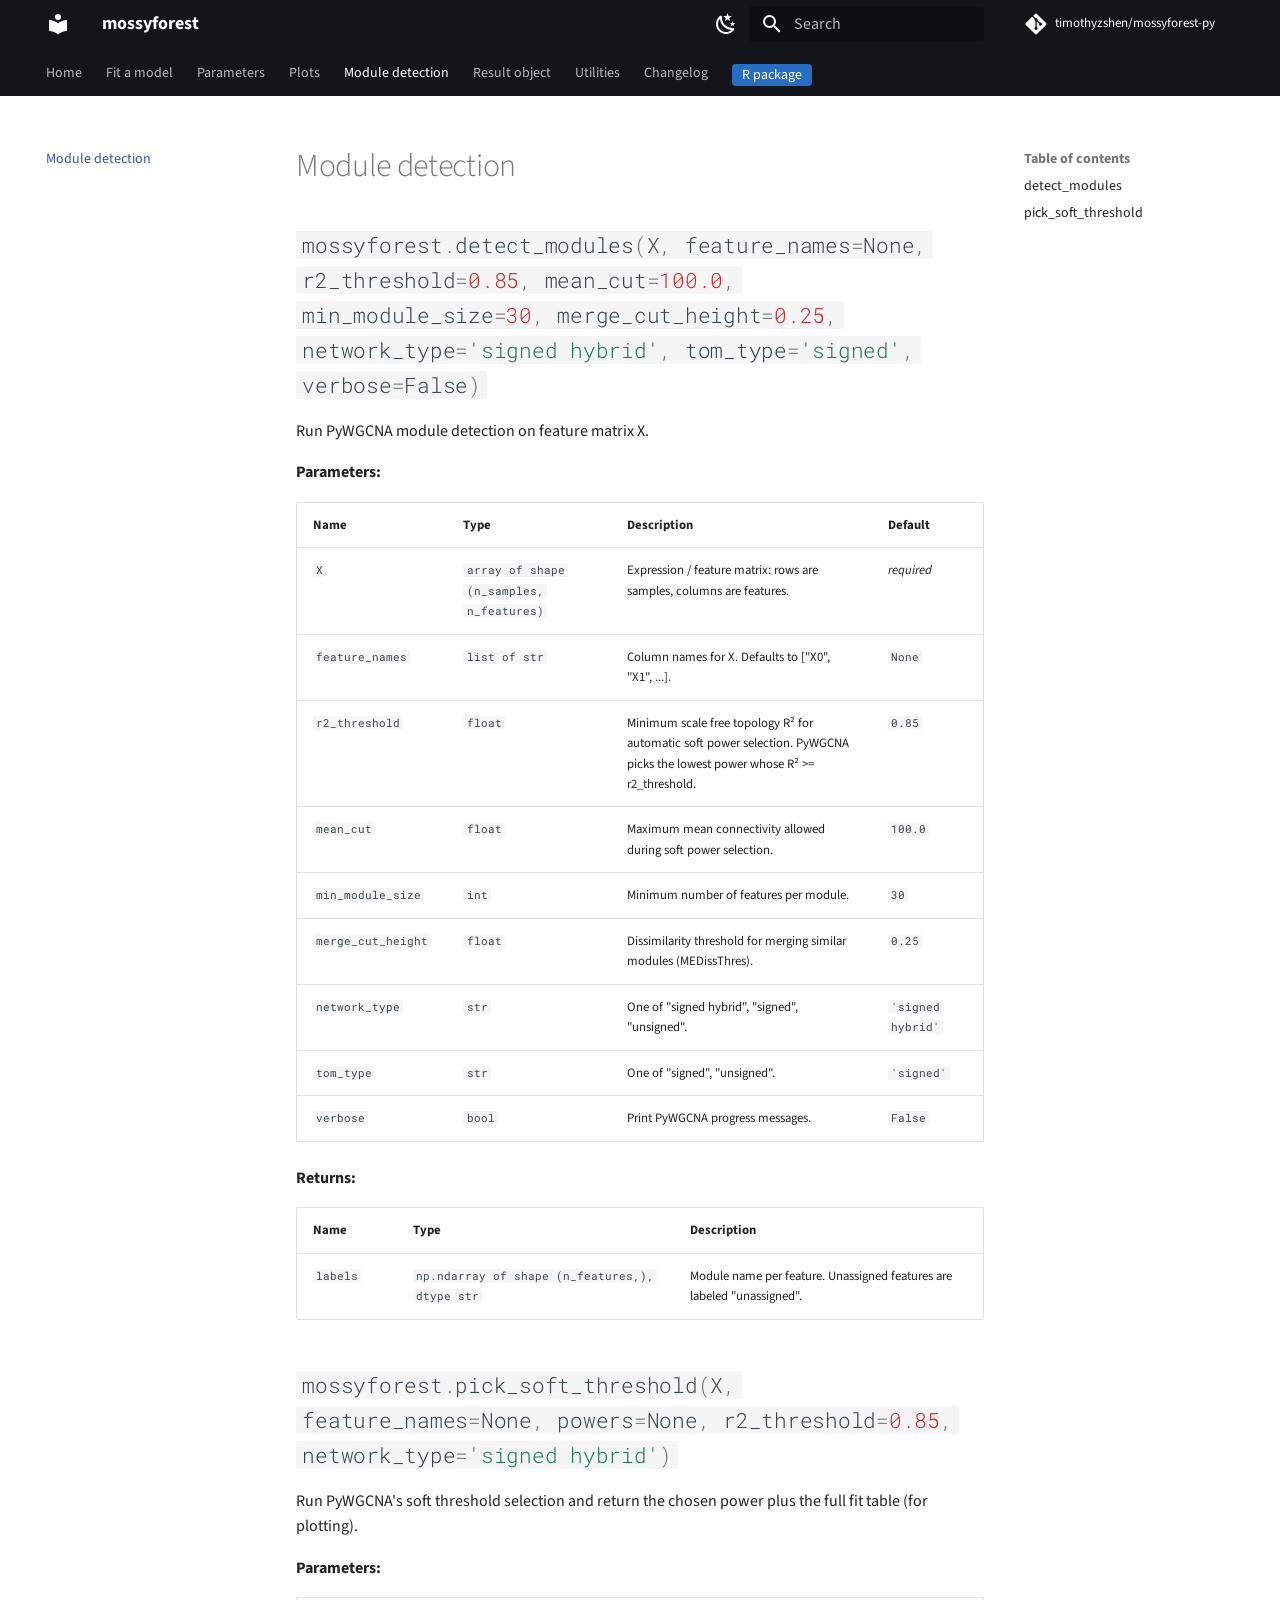
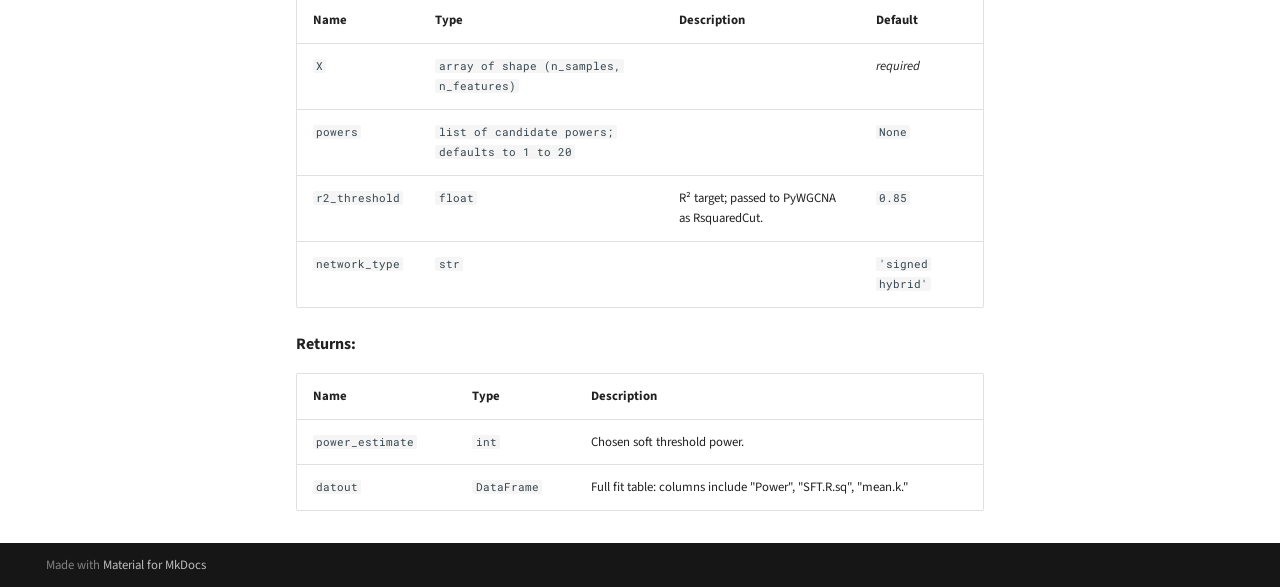
<file: modules/index.html>
<!doctype html>
<html lang="en" class="no-js">
  <head>
    
      <meta charset="utf-8">
      <meta name="viewport" content="width=device-width,initial-scale=1">
      
        <meta name="description" content="Network aware stable feature selection with random forests and TreeSHAP (Python).">
      
      
      
        <link rel="canonical" href="https://timothyzshen.github.io/mossyforest-py/modules/">
      
      
        <link rel="prev" href="../plots/">
      
      
        <link rel="next" href="../result/">
      
      
        
      
      
      <link rel="icon" href="../assets/images/favicon.png">
      <meta name="generator" content="mkdocs-1.6.1, mkdocs-material-9.8.1">
    
    
      
        <title>Module detection - mossyforest</title>
      
    
    
      <link rel="stylesheet" href="../assets/stylesheets/main.57a0d79d.min.css">
      
        
        <link rel="stylesheet" href="../assets/stylesheets/palette.fb2fffe2.min.css">
      
      


    
    
      
    
    
      
        
        
        <link rel="preconnect" href="https://fonts.gstatic.com" crossorigin>
        <link rel="stylesheet" href="https://fonts.googleapis.com/css?family=Source+Sans+Pro:300,300i,400,400i,700,700i%7CRoboto+Mono:400,400i,700,700i&display=fallback">
        <style>:root{--md-text-font:"Source Sans Pro";--md-code-font:"Roboto Mono"}</style>
      
    
    
      <link rel="stylesheet" href="../assets/_mkdocstrings.css">
    
      <link rel="stylesheet" href="../stylesheets/extra.css">
    
    <script>__md_scope=new URL("..",location),__md_hash=e=>[...e].reduce(((e,_)=>(e<<5)-e+_.charCodeAt(0)),0),__md_get=(e,_=localStorage,t=__md_scope)=>JSON.parse(_.getItem(t.pathname+"."+e)),__md_set=(e,_,t=localStorage,a=__md_scope)=>{try{t.setItem(a.pathname+"."+e,JSON.stringify(_))}catch(e){}}</script>
    
      

    
    
  </head>
  
  
    
    
      
    
    
    
    
    <body dir="ltr" data-md-color-scheme="default" data-md-color-primary="black" data-md-color-accent="indigo">
  
    
    <input class="md-toggle" data-md-toggle="drawer" type="checkbox" id="__drawer" autocomplete="off">
    <input class="md-toggle" data-md-toggle="search" type="checkbox" id="__search" autocomplete="off">
    <label class="md-overlay" for="__drawer"></label>
    <div data-md-component="skip">
      
        
        <a href="#module-detection" class="md-skip">
          Skip to content
        </a>
      
    </div>
    <div data-md-component="announce">
      
    </div>
    
    
      

<header class="md-header" data-md-component="header">
  <nav class="md-header__inner md-grid" aria-label="Header">
    <a href=".." title="mossyforest" class="md-header__button md-logo" aria-label="mossyforest" data-md-component="logo">
      
  
  <svg xmlns="http://www.w3.org/2000/svg" viewBox="0 0 24 24"><path d="M12 8a3 3 0 0 0 3-3 3 3 0 0 0-3-3 3 3 0 0 0-3 3 3 3 0 0 0 3 3m0 3.54C9.64 9.35 6.5 8 3 8v11c3.5 0 6.64 1.35 9 3.54 2.36-2.19 5.5-3.54 9-3.54V8c-3.5 0-6.64 1.35-9 3.54"/></svg>

    </a>
    <label class="md-header__button md-icon" for="__drawer">
      
      <svg xmlns="http://www.w3.org/2000/svg" viewBox="0 0 24 24"><path d="M3 6h18v2H3zm0 5h18v2H3zm0 5h18v2H3z"/></svg>
    </label>
    <div class="md-header__title" data-md-component="header-title">
      <div class="md-header__ellipsis">
        <div class="md-header__topic">
          <span class="md-ellipsis">
            mossyforest
          </span>
        </div>
        <div class="md-header__topic" data-md-component="header-topic">
          <span class="md-ellipsis">
            
              Module detection
            
          </span>
        </div>
      </div>
    </div>
    
      
        <form class="md-header__option" data-md-component="palette">
  
    
    
    
    <input class="md-option" data-md-color-media="(prefers-color-scheme: light)" data-md-color-scheme="default" data-md-color-primary="black" data-md-color-accent="indigo"  aria-label="Switch to dark mode"  type="radio" name="__palette" id="__palette_0">
    
      <label class="md-header__button md-icon" title="Switch to dark mode" for="__palette_1" hidden>
        <svg xmlns="http://www.w3.org/2000/svg" viewBox="0 0 24 24"><path d="m17.75 4.09-2.53 1.94.91 3.06-2.63-1.81-2.63 1.81.91-3.06-2.53-1.94L12.44 4l1.06-3 1.06 3zm3.5 6.91-1.64 1.25.59 1.98-1.7-1.17-1.7 1.17.59-1.98L15.75 11l2.06-.05L18.5 9l.69 1.95zm-2.28 4.95c.83-.08 1.72 1.1 1.19 1.85-.32.45-.66.87-1.08 1.27C15.17 23 8.84 23 4.94 19.07c-3.91-3.9-3.91-10.24 0-14.14.4-.4.82-.76 1.27-1.08.75-.53 1.93.36 1.85 1.19-.27 2.86.69 5.83 2.89 8.02a9.96 9.96 0 0 0 8.02 2.89m-1.64 2.02a12.08 12.08 0 0 1-7.8-3.47c-2.17-2.19-3.33-5-3.49-7.82-2.81 3.14-2.7 7.96.31 10.98 3.02 3.01 7.84 3.12 10.98.31"/></svg>
      </label>
    
  
    
    
    
    <input class="md-option" data-md-color-media="(prefers-color-scheme: dark)" data-md-color-scheme="slate" data-md-color-primary="black" data-md-color-accent="indigo"  aria-label="Switch to light mode"  type="radio" name="__palette" id="__palette_1">
    
      <label class="md-header__button md-icon" title="Switch to light mode" for="__palette_0" hidden>
        <svg xmlns="http://www.w3.org/2000/svg" viewBox="0 0 24 24"><path d="M12 7a5 5 0 0 1 5 5 5 5 0 0 1-5 5 5 5 0 0 1-5-5 5 5 0 0 1 5-5m0 2a3 3 0 0 0-3 3 3 3 0 0 0 3 3 3 3 0 0 0 3-3 3 3 0 0 0-3-3m0-7 2.39 3.42C13.65 5.15 12.84 5 12 5s-1.65.15-2.39.42zM3.34 7l4.16-.35A7.2 7.2 0 0 0 5.94 8.5c-.44.74-.69 1.5-.83 2.29zm.02 10 1.76-3.77a7.131 7.131 0 0 0 2.38 4.14zM20.65 7l-1.77 3.79a7.02 7.02 0 0 0-2.38-4.15zm-.01 10-4.14.36c.59-.51 1.12-1.14 1.54-1.86.42-.73.69-1.5.83-2.29zM12 22l-2.41-3.44c.74.27 1.55.44 2.41.44.82 0 1.63-.17 2.37-.44z"/></svg>
      </label>
    
  
</form>
      
    
    
      <script>var palette=__md_get("__palette");if(palette&&palette.color){if("(prefers-color-scheme)"===palette.color.media){var media=matchMedia("(prefers-color-scheme: light)"),input=document.querySelector(media.matches?"[data-md-color-media='(prefers-color-scheme: light)']":"[data-md-color-media='(prefers-color-scheme: dark)']");palette.color.media=input.getAttribute("data-md-color-media"),palette.color.scheme=input.getAttribute("data-md-color-scheme"),palette.color.primary=input.getAttribute("data-md-color-primary"),palette.color.accent=input.getAttribute("data-md-color-accent")}for(var[key,value]of Object.entries(palette.color))document.body.setAttribute("data-md-color-"+key,value)}</script>
    
    
    
      
      
        <label class="md-header__button md-icon" for="__search">
          
          <svg xmlns="http://www.w3.org/2000/svg" viewBox="0 0 24 24"><path d="M9.5 3A6.5 6.5 0 0 1 16 9.5c0 1.61-.59 3.09-1.56 4.23l.27.27h.79l5 5-1.5 1.5-5-5v-.79l-.27-.27A6.52 6.52 0 0 1 9.5 16 6.5 6.5 0 0 1 3 9.5 6.5 6.5 0 0 1 9.5 3m0 2C7 5 5 7 5 9.5S7 14 9.5 14 14 12 14 9.5 12 5 9.5 5"/></svg>
        </label>
        <div class="md-search" data-md-component="search" role="dialog">
  <label class="md-search__overlay" for="__search"></label>
  <div class="md-search__inner" role="search">
    <form class="md-search__form" name="search">
      <input type="text" class="md-search__input" name="query" aria-label="Search" placeholder="Search" autocapitalize="off" autocorrect="off" autocomplete="off" spellcheck="false" data-md-component="search-query" required>
      <label class="md-search__icon md-icon" for="__search">
        
        <svg xmlns="http://www.w3.org/2000/svg" viewBox="0 0 24 24"><path d="M9.5 3A6.5 6.5 0 0 1 16 9.5c0 1.61-.59 3.09-1.56 4.23l.27.27h.79l5 5-1.5 1.5-5-5v-.79l-.27-.27A6.52 6.52 0 0 1 9.5 16 6.5 6.5 0 0 1 3 9.5 6.5 6.5 0 0 1 9.5 3m0 2C7 5 5 7 5 9.5S7 14 9.5 14 14 12 14 9.5 12 5 9.5 5"/></svg>
        
        <svg xmlns="http://www.w3.org/2000/svg" viewBox="0 0 24 24"><path d="M20 11v2H8l5.5 5.5-1.42 1.42L4.16 12l7.92-7.92L13.5 5.5 8 11z"/></svg>
      </label>
      <nav class="md-search__options" aria-label="Search">
        
        <button type="reset" class="md-search__icon md-icon" title="Clear" aria-label="Clear" tabindex="-1">
          
          <svg xmlns="http://www.w3.org/2000/svg" viewBox="0 0 24 24"><path d="M19 6.41 17.59 5 12 10.59 6.41 5 5 6.41 10.59 12 5 17.59 6.41 19 12 13.41 17.59 19 19 17.59 13.41 12z"/></svg>
        </button>
      </nav>
      
    </form>
    <div class="md-search__output">
      <div class="md-search__scrollwrap" tabindex="0" data-md-scrollfix>
        <div class="md-search-result" data-md-component="search-result">
          <div class="md-search-result__meta">
            Initializing search
          </div>
          <ol class="md-search-result__list" role="presentation"></ol>
        </div>
      </div>
    </div>
  </div>
</div>
      
    
    
      <div class="md-header__source">
        <a href="https://github.com/timothyzshen/mossyforest-py" title="Go to repository" class="md-source" data-md-component="source">
  <div class="md-source__icon md-icon">
    
    <svg xmlns="http://www.w3.org/2000/svg" viewBox="0 0 448 512"><!--! Font Awesome Free 7.1.0 by @fontawesome - https://fontawesome.com License - https://fontawesome.com/license/free (Icons: CC BY 4.0, Fonts: SIL OFL 1.1, Code: MIT License) Copyright 2025 Fonticons, Inc.--><path d="M439.6 236.1 244 40.5c-5.4-5.5-12.8-8.5-20.4-8.5s-15 3-20.4 8.4L162.5 81l51.5 51.5c27.1-9.1 52.7 16.8 43.4 43.7l49.7 49.7c34.2-11.8 61.2 31 35.5 56.7-26.5 26.5-70.2-2.9-56-37.3L240.3 199v121.9c25.3 12.5 22.3 41.8 9.1 55-6.4 6.4-15.2 10.1-24.3 10.1s-17.8-3.6-24.3-10.1c-17.6-17.6-11.1-46.9 11.2-56v-123c-20.8-8.5-24.6-30.7-18.6-45L142.6 101 8.5 235.1C3 240.6 0 247.9 0 255.5s3 15 8.5 20.4l195.6 195.7c5.4 5.4 12.7 8.4 20.4 8.4s15-3 20.4-8.4l194.7-194.7c5.4-5.4 8.4-12.8 8.4-20.4s-3-15-8.4-20.4"/></svg>
  </div>
  <div class="md-source__repository">
    timothyzshen/mossyforest-py
  </div>
</a>
      </div>
    
  </nav>
  
</header>
    
    <div class="md-container" data-md-component="container">
      
      
        
          
            
<nav class="md-tabs" aria-label="Tabs" data-md-component="tabs">
  <div class="md-grid">
    <ul class="md-tabs__list">
      
        
  
  
  
  
    <li class="md-tabs__item">
      <a href=".." class="md-tabs__link">
        
  
  
    
  
  Home

      </a>
    </li>
  

      
        
  
  
  
  
    <li class="md-tabs__item">
      <a href="../fit/" class="md-tabs__link">
        
  
  
    
  
  Fit a model

      </a>
    </li>
  

      
        
  
  
  
  
    <li class="md-tabs__item">
      <a href="../parameters/" class="md-tabs__link">
        
  
  
    
  
  Parameters

      </a>
    </li>
  

      
        
  
  
  
  
    <li class="md-tabs__item">
      <a href="../plots/" class="md-tabs__link">
        
  
  
    
  
  Plots

      </a>
    </li>
  

      
        
  
  
  
    
  
  
    <li class="md-tabs__item md-tabs__item--active">
      <a href="./" class="md-tabs__link">
        
  
  
    
  
  Module detection

      </a>
    </li>
  

      
        
  
  
  
  
    <li class="md-tabs__item">
      <a href="../result/" class="md-tabs__link">
        
  
  
    
  
  Result object

      </a>
    </li>
  

      
        
  
  
  
  
    <li class="md-tabs__item">
      <a href="../utilities/" class="md-tabs__link">
        
  
  
    
  
  Utilities

      </a>
    </li>
  

      
        
  
  
  
  
    <li class="md-tabs__item">
      <a href="../changelog/" class="md-tabs__link">
        
  
  
    
  
  Changelog

      </a>
    </li>
  

      
        
  
  
  
  
    <li class="md-tabs__item">
      <a href="https://timothyzshen.github.io/mossyforest/" class="md-tabs__link">
        
  
  
    
  
  R package

      </a>
    </li>
  

      
    </ul>
  </div>
</nav>
          
        
      
      <main class="md-main" data-md-component="main">
        <div class="md-main__inner md-grid">
          
            
              
              <div class="md-sidebar md-sidebar--primary" data-md-component="sidebar" data-md-type="navigation" >
                <div class="md-sidebar__scrollwrap">
                  <div class="md-sidebar__inner">
                    


  


<nav class="md-nav md-nav--primary md-nav--lifted" aria-label="Navigation" data-md-level="0">
  <label class="md-nav__title" for="__drawer">
    <a href=".." title="mossyforest" class="md-nav__button md-logo" aria-label="mossyforest" data-md-component="logo">
      
  
  <svg xmlns="http://www.w3.org/2000/svg" viewBox="0 0 24 24"><path d="M12 8a3 3 0 0 0 3-3 3 3 0 0 0-3-3 3 3 0 0 0-3 3 3 3 0 0 0 3 3m0 3.54C9.64 9.35 6.5 8 3 8v11c3.5 0 6.64 1.35 9 3.54 2.36-2.19 5.5-3.54 9-3.54V8c-3.5 0-6.64 1.35-9 3.54"/></svg>

    </a>
    mossyforest
  </label>
  
    <div class="md-nav__source">
      <a href="https://github.com/timothyzshen/mossyforest-py" title="Go to repository" class="md-source" data-md-component="source">
  <div class="md-source__icon md-icon">
    
    <svg xmlns="http://www.w3.org/2000/svg" viewBox="0 0 448 512"><!--! Font Awesome Free 7.1.0 by @fontawesome - https://fontawesome.com License - https://fontawesome.com/license/free (Icons: CC BY 4.0, Fonts: SIL OFL 1.1, Code: MIT License) Copyright 2025 Fonticons, Inc.--><path d="M439.6 236.1 244 40.5c-5.4-5.5-12.8-8.5-20.4-8.5s-15 3-20.4 8.4L162.5 81l51.5 51.5c27.1-9.1 52.7 16.8 43.4 43.7l49.7 49.7c34.2-11.8 61.2 31 35.5 56.7-26.5 26.5-70.2-2.9-56-37.3L240.3 199v121.9c25.3 12.5 22.3 41.8 9.1 55-6.4 6.4-15.2 10.1-24.3 10.1s-17.8-3.6-24.3-10.1c-17.6-17.6-11.1-46.9 11.2-56v-123c-20.8-8.5-24.6-30.7-18.6-45L142.6 101 8.5 235.1C3 240.6 0 247.9 0 255.5s3 15 8.5 20.4l195.6 195.7c5.4 5.4 12.7 8.4 20.4 8.4s15-3 20.4-8.4l194.7-194.7c5.4-5.4 8.4-12.8 8.4-20.4s-3-15-8.4-20.4"/></svg>
  </div>
  <div class="md-source__repository">
    timothyzshen/mossyforest-py
  </div>
</a>
    </div>
  
  <ul class="md-nav__list" data-md-scrollfix>
    
      
      
  
  
  
  
    <li class="md-nav__item">
      <a href=".." class="md-nav__link">
        
  
  
  <span class="md-ellipsis">
    
  
    Home
  

    
  </span>
  
  

      </a>
    </li>
  

    
      
      
  
  
  
  
    <li class="md-nav__item">
      <a href="../fit/" class="md-nav__link">
        
  
  
  <span class="md-ellipsis">
    
  
    Fit a model
  

    
  </span>
  
  

      </a>
    </li>
  

    
      
      
  
  
  
  
    <li class="md-nav__item">
      <a href="../parameters/" class="md-nav__link">
        
  
  
  <span class="md-ellipsis">
    
  
    Parameters
  

    
  </span>
  
  

      </a>
    </li>
  

    
      
      
  
  
  
  
    <li class="md-nav__item">
      <a href="../plots/" class="md-nav__link">
        
  
  
  <span class="md-ellipsis">
    
  
    Plots
  

    
  </span>
  
  

      </a>
    </li>
  

    
      
      
  
  
    
  
  
  
    <li class="md-nav__item md-nav__item--active">
      
      <input class="md-nav__toggle md-toggle" type="checkbox" id="__toc">
      
      
        
      
      
        <label class="md-nav__link md-nav__link--active" for="__toc">
          
  
  
  <span class="md-ellipsis">
    
  
    Module detection
  

    
  </span>
  
  

          <span class="md-nav__icon md-icon"></span>
        </label>
      
      <a href="./" class="md-nav__link md-nav__link--active">
        
  
  
  <span class="md-ellipsis">
    
  
    Module detection
  

    
  </span>
  
  

      </a>
      
        

<nav class="md-nav md-nav--secondary" aria-label="Table of contents">
  
  
  
    
  
  
    <label class="md-nav__title" for="__toc">
      <span class="md-nav__icon md-icon"></span>
      Table of contents
    </label>
    <ul class="md-nav__list" data-md-component="toc" data-md-scrollfix>
      
        <li class="md-nav__item">
  <a href="#mossyforest.detect_modules" class="md-nav__link">
    <span class="md-ellipsis">
      
        detect_modules
      
    </span>
  </a>
  
</li>
      
        <li class="md-nav__item">
  <a href="#mossyforest.pick_soft_threshold" class="md-nav__link">
    <span class="md-ellipsis">
      
        pick_soft_threshold
      
    </span>
  </a>
  
</li>
      
    </ul>
  
</nav>
      
    </li>
  

    
      
      
  
  
  
  
    <li class="md-nav__item">
      <a href="../result/" class="md-nav__link">
        
  
  
  <span class="md-ellipsis">
    
  
    Result object
  

    
  </span>
  
  

      </a>
    </li>
  

    
      
      
  
  
  
  
    <li class="md-nav__item">
      <a href="../utilities/" class="md-nav__link">
        
  
  
  <span class="md-ellipsis">
    
  
    Utilities
  

    
  </span>
  
  

      </a>
    </li>
  

    
      
      
  
  
  
  
    <li class="md-nav__item">
      <a href="../changelog/" class="md-nav__link">
        
  
  
  <span class="md-ellipsis">
    
  
    Changelog
  

    
  </span>
  
  

      </a>
    </li>
  

    
      
      
  
  
  
  
    <li class="md-nav__item">
      <a href="https://timothyzshen.github.io/mossyforest/" class="md-nav__link">
        
  
  
  <span class="md-ellipsis">
    
  
    R package
  

    
  </span>
  
  

      </a>
    </li>
  

    
  </ul>
</nav>
                  </div>
                </div>
              </div>
            
            
              
              <div class="md-sidebar md-sidebar--secondary" data-md-component="sidebar" data-md-type="toc" >
                <div class="md-sidebar__scrollwrap">
                  <div class="md-sidebar__inner">
                    

<nav class="md-nav md-nav--secondary" aria-label="Table of contents">
  
  
  
    
  
  
    <label class="md-nav__title" for="__toc">
      <span class="md-nav__icon md-icon"></span>
      Table of contents
    </label>
    <ul class="md-nav__list" data-md-component="toc" data-md-scrollfix>
      
        <li class="md-nav__item">
  <a href="#mossyforest.detect_modules" class="md-nav__link">
    <span class="md-ellipsis">
      
        detect_modules
      
    </span>
  </a>
  
</li>
      
        <li class="md-nav__item">
  <a href="#mossyforest.pick_soft_threshold" class="md-nav__link">
    <span class="md-ellipsis">
      
        pick_soft_threshold
      
    </span>
  </a>
  
</li>
      
    </ul>
  
</nav>
                  </div>
                </div>
              </div>
            
          
          
            <div class="md-content" data-md-component="content">
              
              <article class="md-content__inner md-typeset">
                
                  


  
  


<h1 id="module-detection">Module detection<a class="headerlink" href="#module-detection" title="Permanent link">&para;</a></h1>


<div class="doc doc-object doc-function">


<h2 id="mossyforest.detect_modules" class="doc doc-heading">
            <code class="highlight language-python"><span class="n">mossyforest</span><span class="o">.</span><span class="n">detect_modules</span><span class="p">(</span><span class="n">X</span><span class="p">,</span> <span class="n">feature_names</span><span class="o">=</span><span class="kc">None</span><span class="p">,</span> <span class="n">r2_threshold</span><span class="o">=</span><span class="mf">0.85</span><span class="p">,</span> <span class="n">mean_cut</span><span class="o">=</span><span class="mf">100.0</span><span class="p">,</span> <span class="n">min_module_size</span><span class="o">=</span><span class="mi">30</span><span class="p">,</span> <span class="n">merge_cut_height</span><span class="o">=</span><span class="mf">0.25</span><span class="p">,</span> <span class="n">network_type</span><span class="o">=</span><span class="s1">'signed hybrid'</span><span class="p">,</span> <span class="n">tom_type</span><span class="o">=</span><span class="s1">'signed'</span><span class="p">,</span> <span class="n">verbose</span><span class="o">=</span><span class="kc">False</span><span class="p">)</span></code>

<a href="#mossyforest.detect_modules" class="headerlink" title="Permanent link">&para;</a></h2>


    <div class="doc doc-contents first">

        <p>Run PyWGCNA module detection on feature matrix X.</p>


<p><span class="doc-section-title">Parameters:</span></p>
    <table>
      <thead>
        <tr>
          <th>Name</th>
          <th>Type</th>
          <th>Description</th>
          <th>Default</th>
        </tr>
      </thead>
      <tbody>
          <tr class="doc-section-item">
            <td>
                <code>X</code>
            </td>
            <td>
                  <code>array of shape (n_samples, n_features)</code>
            </td>
            <td>
              <div class="doc-md-description">
                <p>Expression / feature matrix: rows are samples, columns are features.</p>
              </div>
            </td>
            <td>
                <em>required</em>
            </td>
          </tr>
          <tr class="doc-section-item">
            <td>
                <code>feature_names</code>
            </td>
            <td>
                  <code>list of str</code>
            </td>
            <td>
              <div class="doc-md-description">
                <p>Column names for X. Defaults to ["X0", "X1", ...].</p>
              </div>
            </td>
            <td>
                  <code>None</code>
            </td>
          </tr>
          <tr class="doc-section-item">
            <td>
                <code>r2_threshold</code>
            </td>
            <td>
                  <code><span title="float">float</span></code>
            </td>
            <td>
              <div class="doc-md-description">
                <p>Minimum scale free topology R² for automatic soft power selection.
PyWGCNA picks the lowest power whose R² &gt;= r2_threshold.</p>
              </div>
            </td>
            <td>
                  <code>0.85</code>
            </td>
          </tr>
          <tr class="doc-section-item">
            <td>
                <code>mean_cut</code>
            </td>
            <td>
                  <code><span title="float">float</span></code>
            </td>
            <td>
              <div class="doc-md-description">
                <p>Maximum mean connectivity allowed during soft power selection.</p>
              </div>
            </td>
            <td>
                  <code>100.0</code>
            </td>
          </tr>
          <tr class="doc-section-item">
            <td>
                <code>min_module_size</code>
            </td>
            <td>
                  <code><span title="int">int</span></code>
            </td>
            <td>
              <div class="doc-md-description">
                <p>Minimum number of features per module.</p>
              </div>
            </td>
            <td>
                  <code>30</code>
            </td>
          </tr>
          <tr class="doc-section-item">
            <td>
                <code>merge_cut_height</code>
            </td>
            <td>
                  <code><span title="float">float</span></code>
            </td>
            <td>
              <div class="doc-md-description">
                <p>Dissimilarity threshold for merging similar modules (MEDissThres).</p>
              </div>
            </td>
            <td>
                  <code>0.25</code>
            </td>
          </tr>
          <tr class="doc-section-item">
            <td>
                <code>network_type</code>
            </td>
            <td>
                  <code><span title="str">str</span></code>
            </td>
            <td>
              <div class="doc-md-description">
                <p>One of "signed hybrid", "signed", "unsigned".</p>
              </div>
            </td>
            <td>
                  <code>&#39;signed hybrid&#39;</code>
            </td>
          </tr>
          <tr class="doc-section-item">
            <td>
                <code>tom_type</code>
            </td>
            <td>
                  <code><span title="str">str</span></code>
            </td>
            <td>
              <div class="doc-md-description">
                <p>One of "signed", "unsigned".</p>
              </div>
            </td>
            <td>
                  <code>&#39;signed&#39;</code>
            </td>
          </tr>
          <tr class="doc-section-item">
            <td>
                <code>verbose</code>
            </td>
            <td>
                  <code><span title="bool">bool</span></code>
            </td>
            <td>
              <div class="doc-md-description">
                <p>Print PyWGCNA progress messages.</p>
              </div>
            </td>
            <td>
                  <code>False</code>
            </td>
          </tr>
      </tbody>
    </table>


    <p><span class="doc-section-title">Returns:</span></p>
    <table>
      <thead>
        <tr>
<th>Name</th>          <th>Type</th>
          <th>Description</th>
        </tr>
      </thead>
      <tbody>
          <tr class="doc-section-item">
<td><code>labels</code></td>            <td>
                  <code>np.ndarray of shape (n_features,), dtype str</code>
            </td>
            <td>
              <div class="doc-md-description">
                <p>Module name per feature. Unassigned features are labeled "unassigned".</p>
              </div>
            </td>
          </tr>
      </tbody>
    </table>


    </div>

</div>

<div class="doc doc-object doc-function">


<h2 id="mossyforest.pick_soft_threshold" class="doc doc-heading">
            <code class="highlight language-python"><span class="n">mossyforest</span><span class="o">.</span><span class="n">pick_soft_threshold</span><span class="p">(</span><span class="n">X</span><span class="p">,</span> <span class="n">feature_names</span><span class="o">=</span><span class="kc">None</span><span class="p">,</span> <span class="n">powers</span><span class="o">=</span><span class="kc">None</span><span class="p">,</span> <span class="n">r2_threshold</span><span class="o">=</span><span class="mf">0.85</span><span class="p">,</span> <span class="n">network_type</span><span class="o">=</span><span class="s1">'signed hybrid'</span><span class="p">)</span></code>

<a href="#mossyforest.pick_soft_threshold" class="headerlink" title="Permanent link">&para;</a></h2>


    <div class="doc doc-contents first">

        <p>Run PyWGCNA's soft threshold selection and return the chosen power
plus the full fit table (for plotting).</p>


<p><span class="doc-section-title">Parameters:</span></p>
    <table>
      <thead>
        <tr>
          <th>Name</th>
          <th>Type</th>
          <th>Description</th>
          <th>Default</th>
        </tr>
      </thead>
      <tbody>
          <tr class="doc-section-item">
            <td>
                <code>X</code>
            </td>
            <td>
                  <code>array of shape (n_samples, n_features)</code>
            </td>
            <td>
              <div class="doc-md-description">
                
              </div>
            </td>
            <td>
                <em>required</em>
            </td>
          </tr>
          <tr class="doc-section-item">
            <td>
                <code>powers</code>
            </td>
            <td>
                  <code>list of candidate powers; defaults to 1 to 20</code>
            </td>
            <td>
              <div class="doc-md-description">
                
              </div>
            </td>
            <td>
                  <code>None</code>
            </td>
          </tr>
          <tr class="doc-section-item">
            <td>
                <code>r2_threshold</code>
            </td>
            <td>
                  <code><span title="float">float</span></code>
            </td>
            <td>
              <div class="doc-md-description">
                <p>R² target; passed to PyWGCNA as RsquaredCut.</p>
              </div>
            </td>
            <td>
                  <code>0.85</code>
            </td>
          </tr>
          <tr class="doc-section-item">
            <td>
                <code>network_type</code>
            </td>
            <td>
                  <code><span title="str">str</span></code>
            </td>
            <td>
              <div class="doc-md-description">
                
              </div>
            </td>
            <td>
                  <code>&#39;signed hybrid&#39;</code>
            </td>
          </tr>
      </tbody>
    </table>


    <p><span class="doc-section-title">Returns:</span></p>
    <table>
      <thead>
        <tr>
<th>Name</th>          <th>Type</th>
          <th>Description</th>
        </tr>
      </thead>
      <tbody>
          <tr class="doc-section-item">
<td><code>power_estimate</code></td>            <td>
                  <code><span title="int">int</span></code>
            </td>
            <td>
              <div class="doc-md-description">
                <p>Chosen soft threshold power.</p>
              </div>
            </td>
          </tr>
          <tr class="doc-section-item">
<td><code>datout</code></td>            <td>
                  <code><span title="pandas.DataFrame">DataFrame</span></code>
            </td>
            <td>
              <div class="doc-md-description">
                <p>Full fit table: columns include "Power", "SFT.R.sq", "mean.k."</p>
              </div>
            </td>
          </tr>
      </tbody>
    </table>


    </div>

</div>












                
              </article>
            </div>
          
          
<script>var target=document.getElementById(location.hash.slice(1));target&&target.name&&(target.checked=target.name.startsWith("__tabbed_"))</script>
        </div>
        
          <button type="button" class="md-top md-icon" data-md-component="top" hidden>
  
  <svg xmlns="http://www.w3.org/2000/svg" viewBox="0 0 24 24"><path d="M13 20h-2V8l-5.5 5.5-1.42-1.42L12 4.16l7.92 7.92-1.42 1.42L13 8z"/></svg>
  Back to top
</button>
        
      </main>
      
        <footer class="md-footer">
  
  <div class="md-footer-meta md-typeset">
    <div class="md-footer-meta__inner md-grid">
      <div class="md-copyright">
  
  
    Made with
    <a href="https://squidfunk.github.io/mkdocs-material/" target="_blank" rel="noopener">
      Material for MkDocs
    </a>
  
</div>
      
    </div>
  </div>
</footer>
      
    </div>
    <div class="md-dialog" data-md-component="dialog">
      <div class="md-dialog__inner md-typeset"></div>
    </div>
    
    
    
      
      
      <script id="__config" type="application/json">{"annotate": null, "base": "..", "features": ["navigation.top", "navigation.tabs", "content.code.copy"], "search": "../assets/javascripts/workers/search.a7633da7.min.js", "tags": null, "translations": {"clipboard.copied": "Copied to clipboard", "clipboard.copy": "Copy to clipboard", "search.result.more.one": "1 more on this page", "search.result.more.other": "# more on this page", "search.result.none": "No matching documents", "search.result.one": "1 matching document", "search.result.other": "# matching documents", "search.result.placeholder": "Type to start searching", "search.result.term.missing": "Missing", "select.version": "Select version"}, "version": null}</script>
    
    
      <script src="../assets/javascripts/bundle.a5f9d56c.min.js"></script>
      
    
  </body>
</html>
</file>
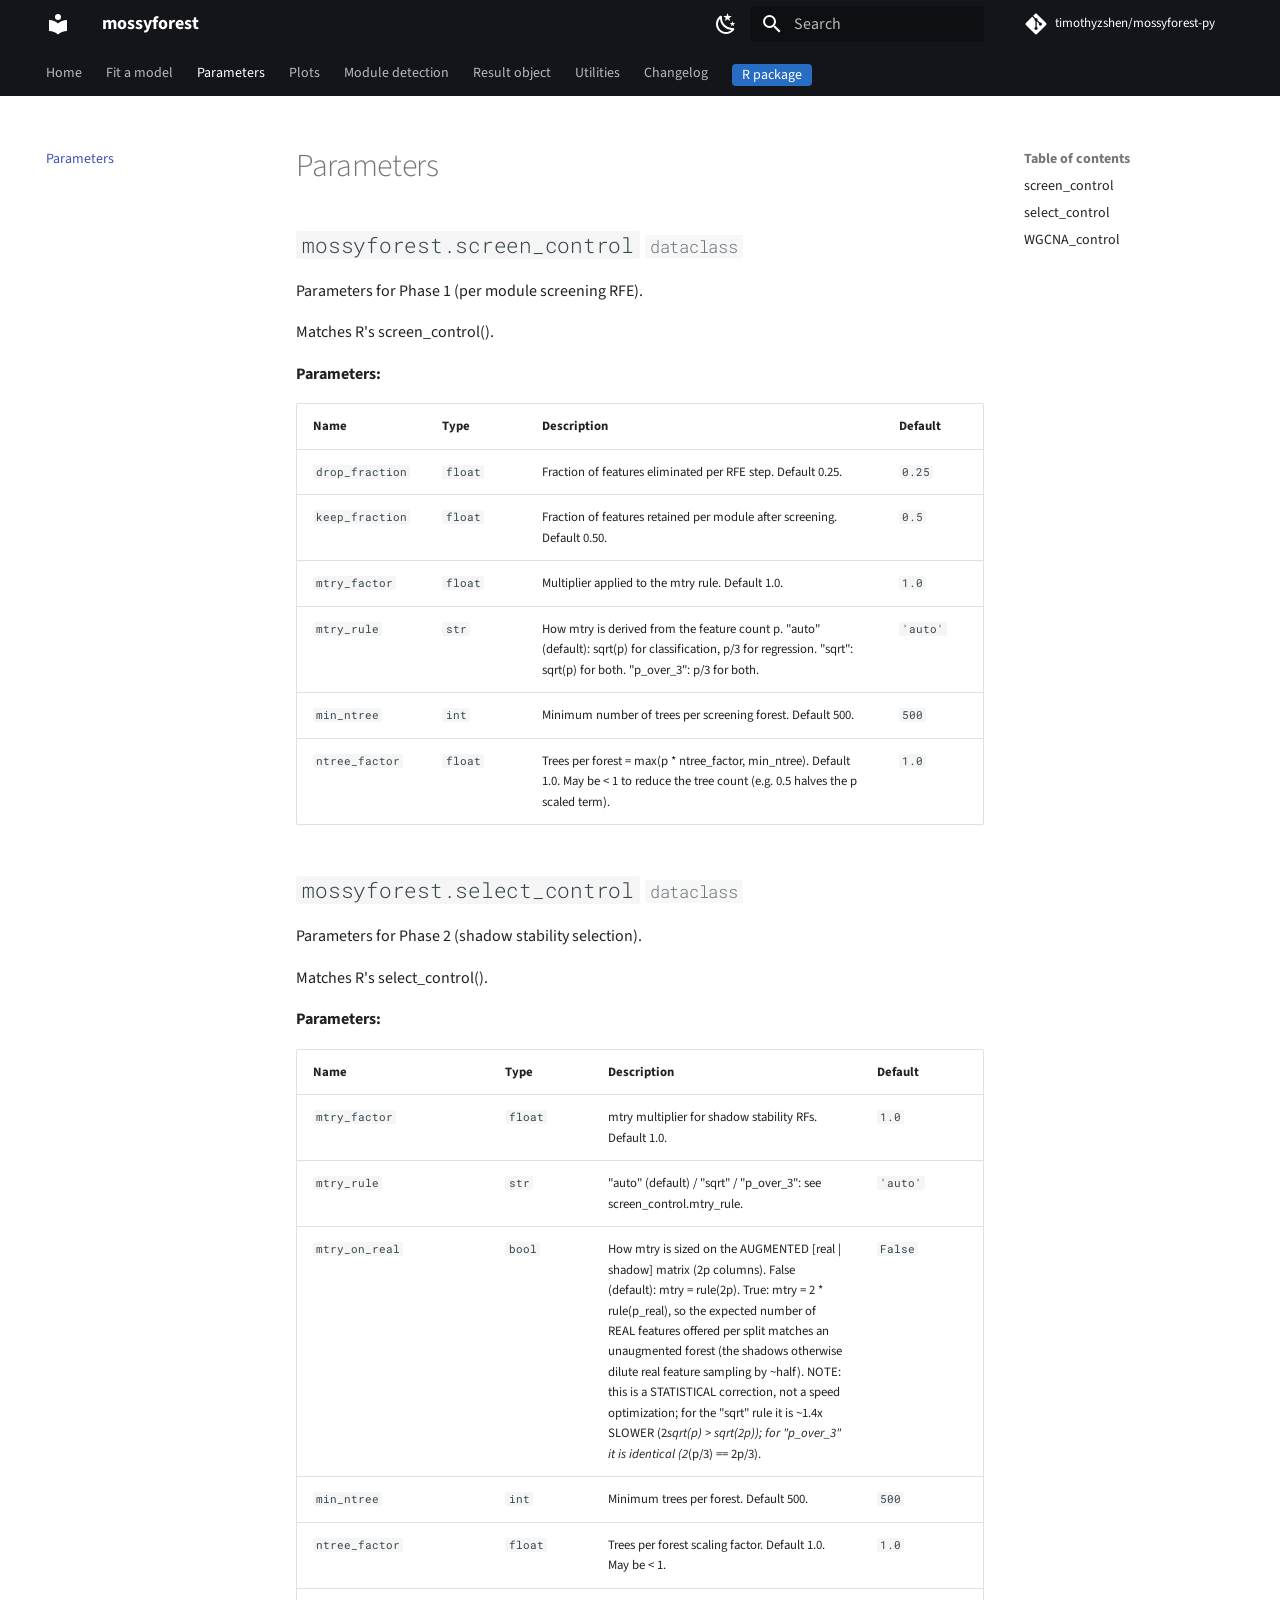
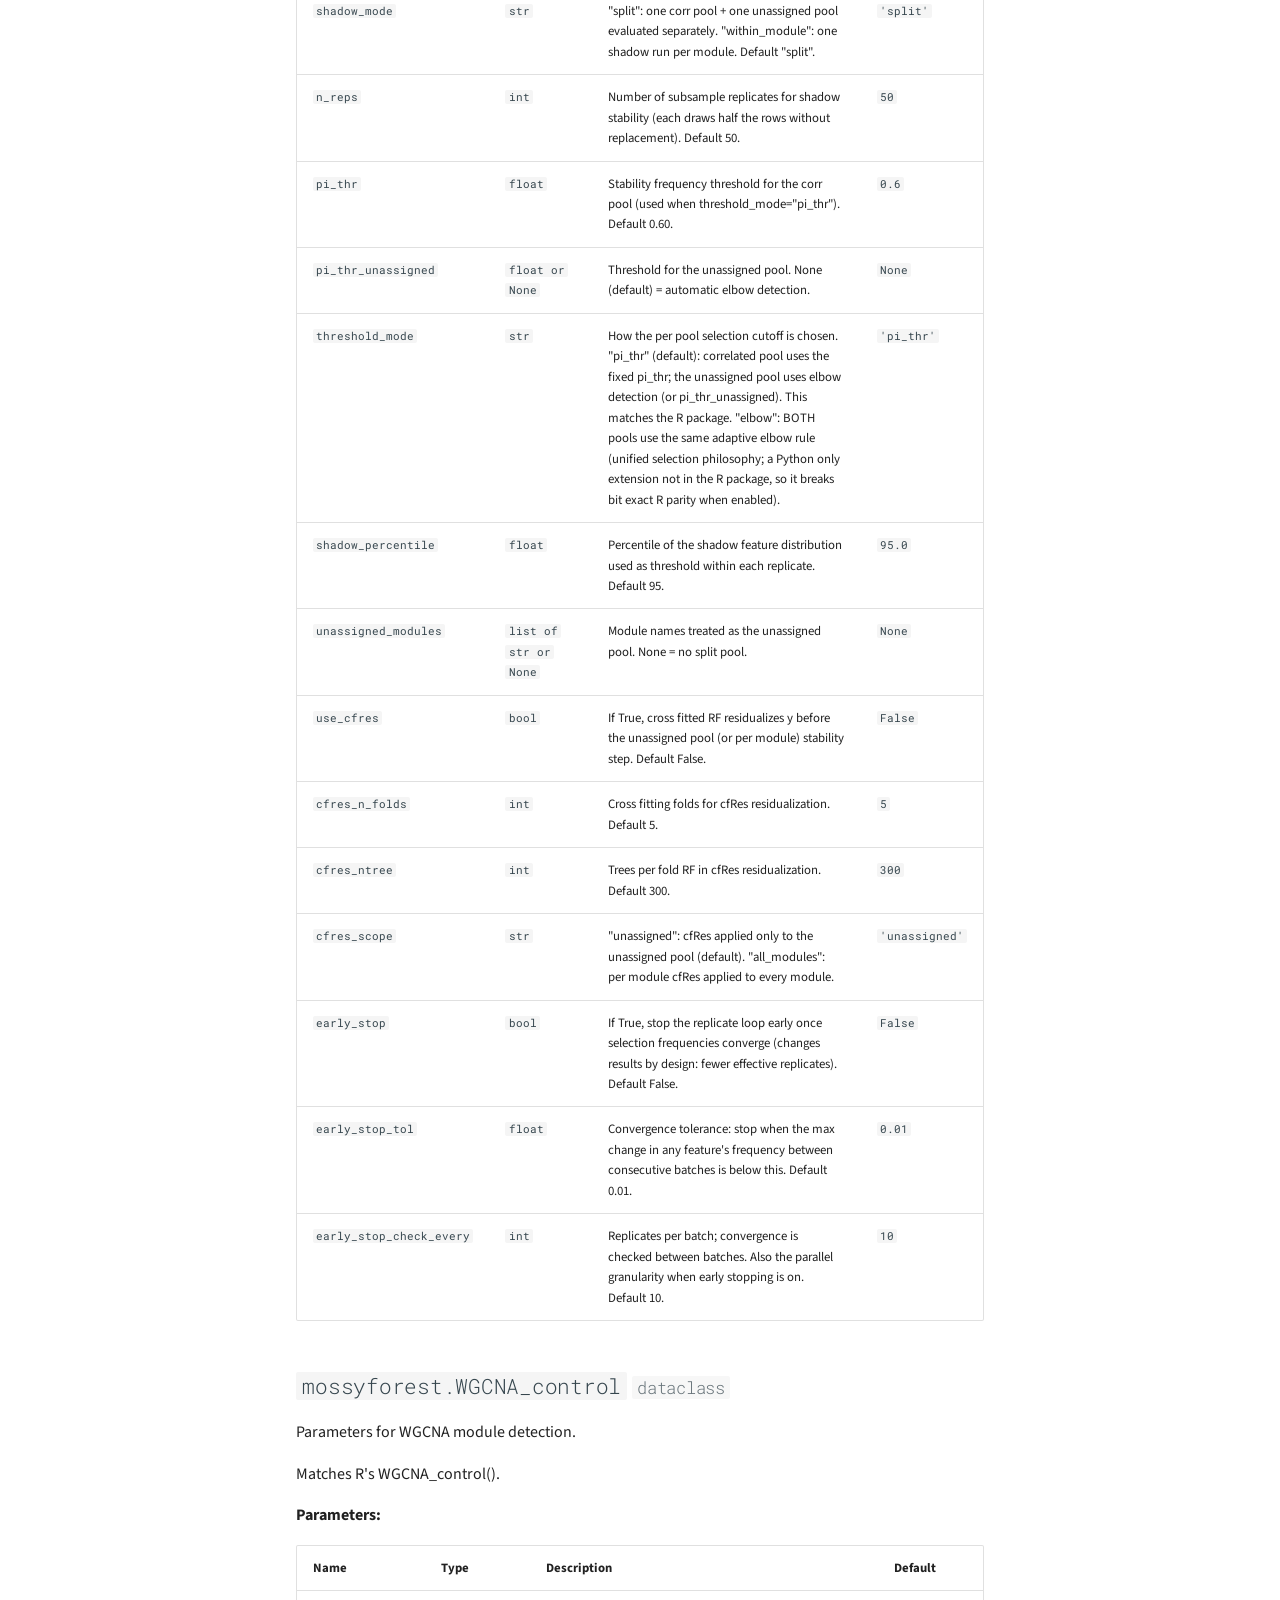
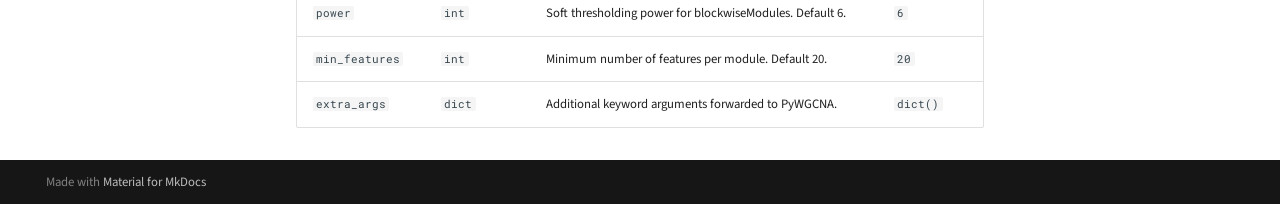
<file: parameters/index.html>
<!doctype html>
<html lang="en" class="no-js">
  <head>
    
      <meta charset="utf-8">
      <meta name="viewport" content="width=device-width,initial-scale=1">
      
        <meta name="description" content="Network aware stable feature selection with random forests and TreeSHAP (Python).">
      
      
      
        <link rel="canonical" href="https://timothyzshen.github.io/mossyforest-py/parameters/">
      
      
        <link rel="prev" href="../fit/">
      
      
        <link rel="next" href="../plots/">
      
      
        
      
      
      <link rel="icon" href="../assets/images/favicon.png">
      <meta name="generator" content="mkdocs-1.6.1, mkdocs-material-9.8.1">
    
    
      
        <title>Parameters - mossyforest</title>
      
    
    
      <link rel="stylesheet" href="../assets/stylesheets/main.57a0d79d.min.css">
      
        
        <link rel="stylesheet" href="../assets/stylesheets/palette.fb2fffe2.min.css">
      
      


    
    
      
    
    
      
        
        
        <link rel="preconnect" href="https://fonts.gstatic.com" crossorigin>
        <link rel="stylesheet" href="https://fonts.googleapis.com/css?family=Source+Sans+Pro:300,300i,400,400i,700,700i%7CRoboto+Mono:400,400i,700,700i&display=fallback">
        <style>:root{--md-text-font:"Source Sans Pro";--md-code-font:"Roboto Mono"}</style>
      
    
    
      <link rel="stylesheet" href="../assets/_mkdocstrings.css">
    
      <link rel="stylesheet" href="../stylesheets/extra.css">
    
    <script>__md_scope=new URL("..",location),__md_hash=e=>[...e].reduce(((e,_)=>(e<<5)-e+_.charCodeAt(0)),0),__md_get=(e,_=localStorage,t=__md_scope)=>JSON.parse(_.getItem(t.pathname+"."+e)),__md_set=(e,_,t=localStorage,a=__md_scope)=>{try{t.setItem(a.pathname+"."+e,JSON.stringify(_))}catch(e){}}</script>
    
      

    
    
  </head>
  
  
    
    
      
    
    
    
    
    <body dir="ltr" data-md-color-scheme="default" data-md-color-primary="black" data-md-color-accent="indigo">
  
    
    <input class="md-toggle" data-md-toggle="drawer" type="checkbox" id="__drawer" autocomplete="off">
    <input class="md-toggle" data-md-toggle="search" type="checkbox" id="__search" autocomplete="off">
    <label class="md-overlay" for="__drawer"></label>
    <div data-md-component="skip">
      
        
        <a href="#parameters" class="md-skip">
          Skip to content
        </a>
      
    </div>
    <div data-md-component="announce">
      
    </div>
    
    
      

<header class="md-header" data-md-component="header">
  <nav class="md-header__inner md-grid" aria-label="Header">
    <a href=".." title="mossyforest" class="md-header__button md-logo" aria-label="mossyforest" data-md-component="logo">
      
  
  <svg xmlns="http://www.w3.org/2000/svg" viewBox="0 0 24 24"><path d="M12 8a3 3 0 0 0 3-3 3 3 0 0 0-3-3 3 3 0 0 0-3 3 3 3 0 0 0 3 3m0 3.54C9.64 9.35 6.5 8 3 8v11c3.5 0 6.64 1.35 9 3.54 2.36-2.19 5.5-3.54 9-3.54V8c-3.5 0-6.64 1.35-9 3.54"/></svg>

    </a>
    <label class="md-header__button md-icon" for="__drawer">
      
      <svg xmlns="http://www.w3.org/2000/svg" viewBox="0 0 24 24"><path d="M3 6h18v2H3zm0 5h18v2H3zm0 5h18v2H3z"/></svg>
    </label>
    <div class="md-header__title" data-md-component="header-title">
      <div class="md-header__ellipsis">
        <div class="md-header__topic">
          <span class="md-ellipsis">
            mossyforest
          </span>
        </div>
        <div class="md-header__topic" data-md-component="header-topic">
          <span class="md-ellipsis">
            
              Parameters
            
          </span>
        </div>
      </div>
    </div>
    
      
        <form class="md-header__option" data-md-component="palette">
  
    
    
    
    <input class="md-option" data-md-color-media="(prefers-color-scheme: light)" data-md-color-scheme="default" data-md-color-primary="black" data-md-color-accent="indigo"  aria-label="Switch to dark mode"  type="radio" name="__palette" id="__palette_0">
    
      <label class="md-header__button md-icon" title="Switch to dark mode" for="__palette_1" hidden>
        <svg xmlns="http://www.w3.org/2000/svg" viewBox="0 0 24 24"><path d="m17.75 4.09-2.53 1.94.91 3.06-2.63-1.81-2.63 1.81.91-3.06-2.53-1.94L12.44 4l1.06-3 1.06 3zm3.5 6.91-1.64 1.25.59 1.98-1.7-1.17-1.7 1.17.59-1.98L15.75 11l2.06-.05L18.5 9l.69 1.95zm-2.28 4.95c.83-.08 1.72 1.1 1.19 1.85-.32.45-.66.87-1.08 1.27C15.17 23 8.84 23 4.94 19.07c-3.91-3.9-3.91-10.24 0-14.14.4-.4.82-.76 1.27-1.08.75-.53 1.93.36 1.85 1.19-.27 2.86.69 5.83 2.89 8.02a9.96 9.96 0 0 0 8.02 2.89m-1.64 2.02a12.08 12.08 0 0 1-7.8-3.47c-2.17-2.19-3.33-5-3.49-7.82-2.81 3.14-2.7 7.96.31 10.98 3.02 3.01 7.84 3.12 10.98.31"/></svg>
      </label>
    
  
    
    
    
    <input class="md-option" data-md-color-media="(prefers-color-scheme: dark)" data-md-color-scheme="slate" data-md-color-primary="black" data-md-color-accent="indigo"  aria-label="Switch to light mode"  type="radio" name="__palette" id="__palette_1">
    
      <label class="md-header__button md-icon" title="Switch to light mode" for="__palette_0" hidden>
        <svg xmlns="http://www.w3.org/2000/svg" viewBox="0 0 24 24"><path d="M12 7a5 5 0 0 1 5 5 5 5 0 0 1-5 5 5 5 0 0 1-5-5 5 5 0 0 1 5-5m0 2a3 3 0 0 0-3 3 3 3 0 0 0 3 3 3 3 0 0 0 3-3 3 3 0 0 0-3-3m0-7 2.39 3.42C13.65 5.15 12.84 5 12 5s-1.65.15-2.39.42zM3.34 7l4.16-.35A7.2 7.2 0 0 0 5.94 8.5c-.44.74-.69 1.5-.83 2.29zm.02 10 1.76-3.77a7.131 7.131 0 0 0 2.38 4.14zM20.65 7l-1.77 3.79a7.02 7.02 0 0 0-2.38-4.15zm-.01 10-4.14.36c.59-.51 1.12-1.14 1.54-1.86.42-.73.69-1.5.83-2.29zM12 22l-2.41-3.44c.74.27 1.55.44 2.41.44.82 0 1.63-.17 2.37-.44z"/></svg>
      </label>
    
  
</form>
      
    
    
      <script>var palette=__md_get("__palette");if(palette&&palette.color){if("(prefers-color-scheme)"===palette.color.media){var media=matchMedia("(prefers-color-scheme: light)"),input=document.querySelector(media.matches?"[data-md-color-media='(prefers-color-scheme: light)']":"[data-md-color-media='(prefers-color-scheme: dark)']");palette.color.media=input.getAttribute("data-md-color-media"),palette.color.scheme=input.getAttribute("data-md-color-scheme"),palette.color.primary=input.getAttribute("data-md-color-primary"),palette.color.accent=input.getAttribute("data-md-color-accent")}for(var[key,value]of Object.entries(palette.color))document.body.setAttribute("data-md-color-"+key,value)}</script>
    
    
    
      
      
        <label class="md-header__button md-icon" for="__search">
          
          <svg xmlns="http://www.w3.org/2000/svg" viewBox="0 0 24 24"><path d="M9.5 3A6.5 6.5 0 0 1 16 9.5c0 1.61-.59 3.09-1.56 4.23l.27.27h.79l5 5-1.5 1.5-5-5v-.79l-.27-.27A6.52 6.52 0 0 1 9.5 16 6.5 6.5 0 0 1 3 9.5 6.5 6.5 0 0 1 9.5 3m0 2C7 5 5 7 5 9.5S7 14 9.5 14 14 12 14 9.5 12 5 9.5 5"/></svg>
        </label>
        <div class="md-search" data-md-component="search" role="dialog">
  <label class="md-search__overlay" for="__search"></label>
  <div class="md-search__inner" role="search">
    <form class="md-search__form" name="search">
      <input type="text" class="md-search__input" name="query" aria-label="Search" placeholder="Search" autocapitalize="off" autocorrect="off" autocomplete="off" spellcheck="false" data-md-component="search-query" required>
      <label class="md-search__icon md-icon" for="__search">
        
        <svg xmlns="http://www.w3.org/2000/svg" viewBox="0 0 24 24"><path d="M9.5 3A6.5 6.5 0 0 1 16 9.5c0 1.61-.59 3.09-1.56 4.23l.27.27h.79l5 5-1.5 1.5-5-5v-.79l-.27-.27A6.52 6.52 0 0 1 9.5 16 6.5 6.5 0 0 1 3 9.5 6.5 6.5 0 0 1 9.5 3m0 2C7 5 5 7 5 9.5S7 14 9.5 14 14 12 14 9.5 12 5 9.5 5"/></svg>
        
        <svg xmlns="http://www.w3.org/2000/svg" viewBox="0 0 24 24"><path d="M20 11v2H8l5.5 5.5-1.42 1.42L4.16 12l7.92-7.92L13.5 5.5 8 11z"/></svg>
      </label>
      <nav class="md-search__options" aria-label="Search">
        
        <button type="reset" class="md-search__icon md-icon" title="Clear" aria-label="Clear" tabindex="-1">
          
          <svg xmlns="http://www.w3.org/2000/svg" viewBox="0 0 24 24"><path d="M19 6.41 17.59 5 12 10.59 6.41 5 5 6.41 10.59 12 5 17.59 6.41 19 12 13.41 17.59 19 19 17.59 13.41 12z"/></svg>
        </button>
      </nav>
      
    </form>
    <div class="md-search__output">
      <div class="md-search__scrollwrap" tabindex="0" data-md-scrollfix>
        <div class="md-search-result" data-md-component="search-result">
          <div class="md-search-result__meta">
            Initializing search
          </div>
          <ol class="md-search-result__list" role="presentation"></ol>
        </div>
      </div>
    </div>
  </div>
</div>
      
    
    
      <div class="md-header__source">
        <a href="https://github.com/timothyzshen/mossyforest-py" title="Go to repository" class="md-source" data-md-component="source">
  <div class="md-source__icon md-icon">
    
    <svg xmlns="http://www.w3.org/2000/svg" viewBox="0 0 448 512"><!--! Font Awesome Free 7.1.0 by @fontawesome - https://fontawesome.com License - https://fontawesome.com/license/free (Icons: CC BY 4.0, Fonts: SIL OFL 1.1, Code: MIT License) Copyright 2025 Fonticons, Inc.--><path d="M439.6 236.1 244 40.5c-5.4-5.5-12.8-8.5-20.4-8.5s-15 3-20.4 8.4L162.5 81l51.5 51.5c27.1-9.1 52.7 16.8 43.4 43.7l49.7 49.7c34.2-11.8 61.2 31 35.5 56.7-26.5 26.5-70.2-2.9-56-37.3L240.3 199v121.9c25.3 12.5 22.3 41.8 9.1 55-6.4 6.4-15.2 10.1-24.3 10.1s-17.8-3.6-24.3-10.1c-17.6-17.6-11.1-46.9 11.2-56v-123c-20.8-8.5-24.6-30.7-18.6-45L142.6 101 8.5 235.1C3 240.6 0 247.9 0 255.5s3 15 8.5 20.4l195.6 195.7c5.4 5.4 12.7 8.4 20.4 8.4s15-3 20.4-8.4l194.7-194.7c5.4-5.4 8.4-12.8 8.4-20.4s-3-15-8.4-20.4"/></svg>
  </div>
  <div class="md-source__repository">
    timothyzshen/mossyforest-py
  </div>
</a>
      </div>
    
  </nav>
  
</header>
    
    <div class="md-container" data-md-component="container">
      
      
        
          
            
<nav class="md-tabs" aria-label="Tabs" data-md-component="tabs">
  <div class="md-grid">
    <ul class="md-tabs__list">
      
        
  
  
  
  
    <li class="md-tabs__item">
      <a href=".." class="md-tabs__link">
        
  
  
    
  
  Home

      </a>
    </li>
  

      
        
  
  
  
  
    <li class="md-tabs__item">
      <a href="../fit/" class="md-tabs__link">
        
  
  
    
  
  Fit a model

      </a>
    </li>
  

      
        
  
  
  
    
  
  
    <li class="md-tabs__item md-tabs__item--active">
      <a href="./" class="md-tabs__link">
        
  
  
    
  
  Parameters

      </a>
    </li>
  

      
        
  
  
  
  
    <li class="md-tabs__item">
      <a href="../plots/" class="md-tabs__link">
        
  
  
    
  
  Plots

      </a>
    </li>
  

      
        
  
  
  
  
    <li class="md-tabs__item">
      <a href="../modules/" class="md-tabs__link">
        
  
  
    
  
  Module detection

      </a>
    </li>
  

      
        
  
  
  
  
    <li class="md-tabs__item">
      <a href="../result/" class="md-tabs__link">
        
  
  
    
  
  Result object

      </a>
    </li>
  

      
        
  
  
  
  
    <li class="md-tabs__item">
      <a href="../utilities/" class="md-tabs__link">
        
  
  
    
  
  Utilities

      </a>
    </li>
  

      
        
  
  
  
  
    <li class="md-tabs__item">
      <a href="../changelog/" class="md-tabs__link">
        
  
  
    
  
  Changelog

      </a>
    </li>
  

      
        
  
  
  
  
    <li class="md-tabs__item">
      <a href="https://timothyzshen.github.io/mossyforest/" class="md-tabs__link">
        
  
  
    
  
  R package

      </a>
    </li>
  

      
    </ul>
  </div>
</nav>
          
        
      
      <main class="md-main" data-md-component="main">
        <div class="md-main__inner md-grid">
          
            
              
              <div class="md-sidebar md-sidebar--primary" data-md-component="sidebar" data-md-type="navigation" >
                <div class="md-sidebar__scrollwrap">
                  <div class="md-sidebar__inner">
                    


  


<nav class="md-nav md-nav--primary md-nav--lifted" aria-label="Navigation" data-md-level="0">
  <label class="md-nav__title" for="__drawer">
    <a href=".." title="mossyforest" class="md-nav__button md-logo" aria-label="mossyforest" data-md-component="logo">
      
  
  <svg xmlns="http://www.w3.org/2000/svg" viewBox="0 0 24 24"><path d="M12 8a3 3 0 0 0 3-3 3 3 0 0 0-3-3 3 3 0 0 0-3 3 3 3 0 0 0 3 3m0 3.54C9.64 9.35 6.5 8 3 8v11c3.5 0 6.64 1.35 9 3.54 2.36-2.19 5.5-3.54 9-3.54V8c-3.5 0-6.64 1.35-9 3.54"/></svg>

    </a>
    mossyforest
  </label>
  
    <div class="md-nav__source">
      <a href="https://github.com/timothyzshen/mossyforest-py" title="Go to repository" class="md-source" data-md-component="source">
  <div class="md-source__icon md-icon">
    
    <svg xmlns="http://www.w3.org/2000/svg" viewBox="0 0 448 512"><!--! Font Awesome Free 7.1.0 by @fontawesome - https://fontawesome.com License - https://fontawesome.com/license/free (Icons: CC BY 4.0, Fonts: SIL OFL 1.1, Code: MIT License) Copyright 2025 Fonticons, Inc.--><path d="M439.6 236.1 244 40.5c-5.4-5.5-12.8-8.5-20.4-8.5s-15 3-20.4 8.4L162.5 81l51.5 51.5c27.1-9.1 52.7 16.8 43.4 43.7l49.7 49.7c34.2-11.8 61.2 31 35.5 56.7-26.5 26.5-70.2-2.9-56-37.3L240.3 199v121.9c25.3 12.5 22.3 41.8 9.1 55-6.4 6.4-15.2 10.1-24.3 10.1s-17.8-3.6-24.3-10.1c-17.6-17.6-11.1-46.9 11.2-56v-123c-20.8-8.5-24.6-30.7-18.6-45L142.6 101 8.5 235.1C3 240.6 0 247.9 0 255.5s3 15 8.5 20.4l195.6 195.7c5.4 5.4 12.7 8.4 20.4 8.4s15-3 20.4-8.4l194.7-194.7c5.4-5.4 8.4-12.8 8.4-20.4s-3-15-8.4-20.4"/></svg>
  </div>
  <div class="md-source__repository">
    timothyzshen/mossyforest-py
  </div>
</a>
    </div>
  
  <ul class="md-nav__list" data-md-scrollfix>
    
      
      
  
  
  
  
    <li class="md-nav__item">
      <a href=".." class="md-nav__link">
        
  
  
  <span class="md-ellipsis">
    
  
    Home
  

    
  </span>
  
  

      </a>
    </li>
  

    
      
      
  
  
  
  
    <li class="md-nav__item">
      <a href="../fit/" class="md-nav__link">
        
  
  
  <span class="md-ellipsis">
    
  
    Fit a model
  

    
  </span>
  
  

      </a>
    </li>
  

    
      
      
  
  
    
  
  
  
    <li class="md-nav__item md-nav__item--active">
      
      <input class="md-nav__toggle md-toggle" type="checkbox" id="__toc">
      
      
        
      
      
        <label class="md-nav__link md-nav__link--active" for="__toc">
          
  
  
  <span class="md-ellipsis">
    
  
    Parameters
  

    
  </span>
  
  

          <span class="md-nav__icon md-icon"></span>
        </label>
      
      <a href="./" class="md-nav__link md-nav__link--active">
        
  
  
  <span class="md-ellipsis">
    
  
    Parameters
  

    
  </span>
  
  

      </a>
      
        

<nav class="md-nav md-nav--secondary" aria-label="Table of contents">
  
  
  
    
  
  
    <label class="md-nav__title" for="__toc">
      <span class="md-nav__icon md-icon"></span>
      Table of contents
    </label>
    <ul class="md-nav__list" data-md-component="toc" data-md-scrollfix>
      
        <li class="md-nav__item">
  <a href="#mossyforest.screen_control" class="md-nav__link">
    <span class="md-ellipsis">
      
        screen_control
      
    </span>
  </a>
  
</li>
      
        <li class="md-nav__item">
  <a href="#mossyforest.select_control" class="md-nav__link">
    <span class="md-ellipsis">
      
        select_control
      
    </span>
  </a>
  
</li>
      
        <li class="md-nav__item">
  <a href="#mossyforest.WGCNA_control" class="md-nav__link">
    <span class="md-ellipsis">
      
        WGCNA_control
      
    </span>
  </a>
  
</li>
      
    </ul>
  
</nav>
      
    </li>
  

    
      
      
  
  
  
  
    <li class="md-nav__item">
      <a href="../plots/" class="md-nav__link">
        
  
  
  <span class="md-ellipsis">
    
  
    Plots
  

    
  </span>
  
  

      </a>
    </li>
  

    
      
      
  
  
  
  
    <li class="md-nav__item">
      <a href="../modules/" class="md-nav__link">
        
  
  
  <span class="md-ellipsis">
    
  
    Module detection
  

    
  </span>
  
  

      </a>
    </li>
  

    
      
      
  
  
  
  
    <li class="md-nav__item">
      <a href="../result/" class="md-nav__link">
        
  
  
  <span class="md-ellipsis">
    
  
    Result object
  

    
  </span>
  
  

      </a>
    </li>
  

    
      
      
  
  
  
  
    <li class="md-nav__item">
      <a href="../utilities/" class="md-nav__link">
        
  
  
  <span class="md-ellipsis">
    
  
    Utilities
  

    
  </span>
  
  

      </a>
    </li>
  

    
      
      
  
  
  
  
    <li class="md-nav__item">
      <a href="../changelog/" class="md-nav__link">
        
  
  
  <span class="md-ellipsis">
    
  
    Changelog
  

    
  </span>
  
  

      </a>
    </li>
  

    
      
      
  
  
  
  
    <li class="md-nav__item">
      <a href="https://timothyzshen.github.io/mossyforest/" class="md-nav__link">
        
  
  
  <span class="md-ellipsis">
    
  
    R package
  

    
  </span>
  
  

      </a>
    </li>
  

    
  </ul>
</nav>
                  </div>
                </div>
              </div>
            
            
              
              <div class="md-sidebar md-sidebar--secondary" data-md-component="sidebar" data-md-type="toc" >
                <div class="md-sidebar__scrollwrap">
                  <div class="md-sidebar__inner">
                    

<nav class="md-nav md-nav--secondary" aria-label="Table of contents">
  
  
  
    
  
  
    <label class="md-nav__title" for="__toc">
      <span class="md-nav__icon md-icon"></span>
      Table of contents
    </label>
    <ul class="md-nav__list" data-md-component="toc" data-md-scrollfix>
      
        <li class="md-nav__item">
  <a href="#mossyforest.screen_control" class="md-nav__link">
    <span class="md-ellipsis">
      
        screen_control
      
    </span>
  </a>
  
</li>
      
        <li class="md-nav__item">
  <a href="#mossyforest.select_control" class="md-nav__link">
    <span class="md-ellipsis">
      
        select_control
      
    </span>
  </a>
  
</li>
      
        <li class="md-nav__item">
  <a href="#mossyforest.WGCNA_control" class="md-nav__link">
    <span class="md-ellipsis">
      
        WGCNA_control
      
    </span>
  </a>
  
</li>
      
    </ul>
  
</nav>
                  </div>
                </div>
              </div>
            
          
          
            <div class="md-content" data-md-component="content">
              
              <article class="md-content__inner md-typeset">
                
                  


  
  


<h1 id="parameters">Parameters<a class="headerlink" href="#parameters" title="Permanent link">&para;</a></h1>


<div class="doc doc-object doc-class">



<h2 id="mossyforest.screen_control" class="doc doc-heading">
            <code>mossyforest.screen_control</code>


  <span class="doc doc-labels">
      <small class="doc doc-label doc-label-dataclass"><code>dataclass</code></small>
  </span>

<a href="#mossyforest.screen_control" class="headerlink" title="Permanent link">&para;</a></h2>


    <div class="doc doc-contents first">



        <p>Parameters for Phase 1 (per module screening RFE).</p>
<p>Matches R's screen_control().</p>


<p><span class="doc-section-title">Parameters:</span></p>
    <table>
      <thead>
        <tr>
          <th>Name</th>
          <th>Type</th>
          <th>Description</th>
          <th>Default</th>
        </tr>
      </thead>
      <tbody>
          <tr class="doc-section-item">
            <td>
                <code>drop_fraction</code>
            </td>
            <td>
                  <code><span title="float">float</span></code>
            </td>
            <td>
              <div class="doc-md-description">
                <p>Fraction of features eliminated per RFE step. Default 0.25.</p>
              </div>
            </td>
            <td>
                  <code>0.25</code>
            </td>
          </tr>
          <tr class="doc-section-item">
            <td>
                <code>keep_fraction</code>
            </td>
            <td>
                  <code><span title="float">float</span></code>
            </td>
            <td>
              <div class="doc-md-description">
                <p>Fraction of features retained per module after screening. Default 0.50.</p>
              </div>
            </td>
            <td>
                  <code>0.5</code>
            </td>
          </tr>
          <tr class="doc-section-item">
            <td>
                <code>mtry_factor</code>
            </td>
            <td>
                  <code><span title="float">float</span></code>
            </td>
            <td>
              <div class="doc-md-description">
                <p>Multiplier applied to the mtry rule. Default 1.0.</p>
              </div>
            </td>
            <td>
                  <code>1.0</code>
            </td>
          </tr>
          <tr class="doc-section-item">
            <td>
                <code>mtry_rule</code>
            </td>
            <td>
                  <code><span title="str">str</span></code>
            </td>
            <td>
              <div class="doc-md-description">
                <p>How mtry is derived from the feature count p.
"auto"     (default): sqrt(p) for classification, p/3 for regression.
"sqrt":     sqrt(p) for both.
"p_over_3": p/3 for both.</p>
              </div>
            </td>
            <td>
                  <code>&#39;auto&#39;</code>
            </td>
          </tr>
          <tr class="doc-section-item">
            <td>
                <code>min_ntree</code>
            </td>
            <td>
                  <code><span title="int">int</span></code>
            </td>
            <td>
              <div class="doc-md-description">
                <p>Minimum number of trees per screening forest. Default 500.</p>
              </div>
            </td>
            <td>
                  <code>500</code>
            </td>
          </tr>
          <tr class="doc-section-item">
            <td>
                <code>ntree_factor</code>
            </td>
            <td>
                  <code><span title="float">float</span></code>
            </td>
            <td>
              <div class="doc-md-description">
                <p>Trees per forest = max(p * ntree_factor, min_ntree). Default 1.0.
May be &lt; 1 to reduce the tree count (e.g. 0.5 halves the p scaled term).</p>
              </div>
            </td>
            <td>
                  <code>1.0</code>
            </td>
          </tr>
      </tbody>
    </table>











<div class="doc doc-children">












  </div>

    </div>

</div>

<div class="doc doc-object doc-class">



<h2 id="mossyforest.select_control" class="doc doc-heading">
            <code>mossyforest.select_control</code>


  <span class="doc doc-labels">
      <small class="doc doc-label doc-label-dataclass"><code>dataclass</code></small>
  </span>

<a href="#mossyforest.select_control" class="headerlink" title="Permanent link">&para;</a></h2>


    <div class="doc doc-contents first">



        <p>Parameters for Phase 2 (shadow stability selection).</p>
<p>Matches R's select_control().</p>


<p><span class="doc-section-title">Parameters:</span></p>
    <table>
      <thead>
        <tr>
          <th>Name</th>
          <th>Type</th>
          <th>Description</th>
          <th>Default</th>
        </tr>
      </thead>
      <tbody>
          <tr class="doc-section-item">
            <td>
                <code>mtry_factor</code>
            </td>
            <td>
                  <code><span title="float">float</span></code>
            </td>
            <td>
              <div class="doc-md-description">
                <p>mtry multiplier for shadow stability RFs. Default 1.0.</p>
              </div>
            </td>
            <td>
                  <code>1.0</code>
            </td>
          </tr>
          <tr class="doc-section-item">
            <td>
                <code>mtry_rule</code>
            </td>
            <td>
                  <code><span title="str">str</span></code>
            </td>
            <td>
              <div class="doc-md-description">
                <p>"auto" (default) / "sqrt" / "p_over_3": see screen_control.mtry_rule.</p>
              </div>
            </td>
            <td>
                  <code>&#39;auto&#39;</code>
            </td>
          </tr>
          <tr class="doc-section-item">
            <td>
                <code>mtry_on_real</code>
            </td>
            <td>
                  <code><span title="bool">bool</span></code>
            </td>
            <td>
              <div class="doc-md-description">
                <p>How mtry is sized on the AUGMENTED [real | shadow] matrix (2p columns).
False (default): mtry = rule(2p).
True: mtry = 2 * rule(p_real), so the expected number of REAL features
offered per split matches an unaugmented forest (the shadows otherwise
dilute real feature sampling by ~half).
NOTE: this is a STATISTICAL correction, not a speed optimization; for
the "sqrt" rule it is ~1.4x SLOWER (2<em>sqrt(p) &gt; sqrt(2p)); for "p_over_3"
it is identical (2</em>(p/3) == 2p/3).</p>
              </div>
            </td>
            <td>
                  <code>False</code>
            </td>
          </tr>
          <tr class="doc-section-item">
            <td>
                <code>min_ntree</code>
            </td>
            <td>
                  <code><span title="int">int</span></code>
            </td>
            <td>
              <div class="doc-md-description">
                <p>Minimum trees per forest. Default 500.</p>
              </div>
            </td>
            <td>
                  <code>500</code>
            </td>
          </tr>
          <tr class="doc-section-item">
            <td>
                <code>ntree_factor</code>
            </td>
            <td>
                  <code><span title="float">float</span></code>
            </td>
            <td>
              <div class="doc-md-description">
                <p>Trees per forest scaling factor. Default 1.0. May be &lt; 1.</p>
              </div>
            </td>
            <td>
                  <code>1.0</code>
            </td>
          </tr>
          <tr class="doc-section-item">
            <td>
                <code>shadow_mode</code>
            </td>
            <td>
                  <code><span title="str">str</span></code>
            </td>
            <td>
              <div class="doc-md-description">
                <p>"split":  one corr pool + one unassigned pool evaluated separately.
"within_module": one shadow run per module. Default "split".</p>
              </div>
            </td>
            <td>
                  <code>&#39;split&#39;</code>
            </td>
          </tr>
          <tr class="doc-section-item">
            <td>
                <code>n_reps</code>
            </td>
            <td>
                  <code><span title="int">int</span></code>
            </td>
            <td>
              <div class="doc-md-description">
                <p>Number of subsample replicates for shadow stability (each draws half the rows without replacement). Default 50.</p>
              </div>
            </td>
            <td>
                  <code>50</code>
            </td>
          </tr>
          <tr class="doc-section-item">
            <td>
                <code>pi_thr</code>
            </td>
            <td>
                  <code><span title="float">float</span></code>
            </td>
            <td>
              <div class="doc-md-description">
                <p>Stability frequency threshold for the corr pool (used when
threshold_mode="pi_thr"). Default 0.60.</p>
              </div>
            </td>
            <td>
                  <code>0.6</code>
            </td>
          </tr>
          <tr class="doc-section-item">
            <td>
                <code>pi_thr_unassigned</code>
            </td>
            <td>
                  <code><span title="float">float</span> or None</code>
            </td>
            <td>
              <div class="doc-md-description">
                <p>Threshold for the unassigned pool. None (default) = automatic elbow detection.</p>
              </div>
            </td>
            <td>
                  <code>None</code>
            </td>
          </tr>
          <tr class="doc-section-item">
            <td>
                <code>threshold_mode</code>
            </td>
            <td>
                  <code><span title="str">str</span></code>
            </td>
            <td>
              <div class="doc-md-description">
                <p>How the per pool selection cutoff is chosen.
"pi_thr" (default): correlated pool uses the fixed pi_thr; the
    unassigned pool uses elbow detection (or pi_thr_unassigned). This
    matches the R package.
"elbow": BOTH pools use the same adaptive elbow rule (unified
    selection philosophy; a Python only extension not in the R
    package, so it breaks bit exact R parity when enabled).</p>
              </div>
            </td>
            <td>
                  <code>&#39;pi_thr&#39;</code>
            </td>
          </tr>
          <tr class="doc-section-item">
            <td>
                <code>shadow_percentile</code>
            </td>
            <td>
                  <code><span title="float">float</span></code>
            </td>
            <td>
              <div class="doc-md-description">
                <p>Percentile of the shadow feature distribution used as threshold
within each replicate. Default 95.</p>
              </div>
            </td>
            <td>
                  <code>95.0</code>
            </td>
          </tr>
          <tr class="doc-section-item">
            <td>
                <code>unassigned_modules</code>
            </td>
            <td>
                  <code>list of str or None</code>
            </td>
            <td>
              <div class="doc-md-description">
                <p>Module names treated as the unassigned pool. None = no split pool.</p>
              </div>
            </td>
            <td>
                  <code>None</code>
            </td>
          </tr>
          <tr class="doc-section-item">
            <td>
                <code>use_cfres</code>
            </td>
            <td>
                  <code><span title="bool">bool</span></code>
            </td>
            <td>
              <div class="doc-md-description">
                <p>If True, cross fitted RF residualizes y before the unassigned pool (or
per module) stability step. Default False.</p>
              </div>
            </td>
            <td>
                  <code>False</code>
            </td>
          </tr>
          <tr class="doc-section-item">
            <td>
                <code>cfres_n_folds</code>
            </td>
            <td>
                  <code><span title="int">int</span></code>
            </td>
            <td>
              <div class="doc-md-description">
                <p>Cross fitting folds for cfRes residualization. Default 5.</p>
              </div>
            </td>
            <td>
                  <code>5</code>
            </td>
          </tr>
          <tr class="doc-section-item">
            <td>
                <code>cfres_ntree</code>
            </td>
            <td>
                  <code><span title="int">int</span></code>
            </td>
            <td>
              <div class="doc-md-description">
                <p>Trees per fold RF in cfRes residualization. Default 300.</p>
              </div>
            </td>
            <td>
                  <code>300</code>
            </td>
          </tr>
          <tr class="doc-section-item">
            <td>
                <code>cfres_scope</code>
            </td>
            <td>
                  <code><span title="str">str</span></code>
            </td>
            <td>
              <div class="doc-md-description">
                <p>"unassigned": cfRes applied only to the unassigned pool (default).
"all_modules": per module cfRes applied to every module.</p>
              </div>
            </td>
            <td>
                  <code>&#39;unassigned&#39;</code>
            </td>
          </tr>
          <tr class="doc-section-item">
            <td>
                <code>early_stop</code>
            </td>
            <td>
                  <code><span title="bool">bool</span></code>
            </td>
            <td>
              <div class="doc-md-description">
                <p>If True, stop the replicate loop early once selection frequencies
converge (changes results by design: fewer effective replicates).
Default False.</p>
              </div>
            </td>
            <td>
                  <code>False</code>
            </td>
          </tr>
          <tr class="doc-section-item">
            <td>
                <code>early_stop_tol</code>
            </td>
            <td>
                  <code><span title="float">float</span></code>
            </td>
            <td>
              <div class="doc-md-description">
                <p>Convergence tolerance: stop when the max change in any feature's
frequency between consecutive batches is below this. Default 0.01.</p>
              </div>
            </td>
            <td>
                  <code>0.01</code>
            </td>
          </tr>
          <tr class="doc-section-item">
            <td>
                <code>early_stop_check_every</code>
            </td>
            <td>
                  <code><span title="int">int</span></code>
            </td>
            <td>
              <div class="doc-md-description">
                <p>Replicates per batch; convergence is checked between batches.
Also the parallel granularity when early stopping is on. Default 10.</p>
              </div>
            </td>
            <td>
                  <code>10</code>
            </td>
          </tr>
      </tbody>
    </table>











<div class="doc doc-children">












  </div>

    </div>

</div>

<div class="doc doc-object doc-class">



<h2 id="mossyforest.WGCNA_control" class="doc doc-heading">
            <code>mossyforest.WGCNA_control</code>


  <span class="doc doc-labels">
      <small class="doc doc-label doc-label-dataclass"><code>dataclass</code></small>
  </span>

<a href="#mossyforest.WGCNA_control" class="headerlink" title="Permanent link">&para;</a></h2>


    <div class="doc doc-contents first">



        <p>Parameters for WGCNA module detection.</p>
<p>Matches R's WGCNA_control().</p>


<p><span class="doc-section-title">Parameters:</span></p>
    <table>
      <thead>
        <tr>
          <th>Name</th>
          <th>Type</th>
          <th>Description</th>
          <th>Default</th>
        </tr>
      </thead>
      <tbody>
          <tr class="doc-section-item">
            <td>
                <code>power</code>
            </td>
            <td>
                  <code><span title="int">int</span></code>
            </td>
            <td>
              <div class="doc-md-description">
                <p>Soft thresholding power for blockwiseModules. Default 6.</p>
              </div>
            </td>
            <td>
                  <code>6</code>
            </td>
          </tr>
          <tr class="doc-section-item">
            <td>
                <code>min_features</code>
            </td>
            <td>
                  <code><span title="int">int</span></code>
            </td>
            <td>
              <div class="doc-md-description">
                <p>Minimum number of features per module. Default 20.</p>
              </div>
            </td>
            <td>
                  <code>20</code>
            </td>
          </tr>
          <tr class="doc-section-item">
            <td>
                <code>extra_args</code>
            </td>
            <td>
                  <code><span title="dict">dict</span></code>
            </td>
            <td>
              <div class="doc-md-description">
                <p>Additional keyword arguments forwarded to PyWGCNA.</p>
              </div>
            </td>
            <td>
                  <code><span title="dict">dict</span>()</code>
            </td>
          </tr>
      </tbody>
    </table>











<div class="doc doc-children">












  </div>

    </div>

</div>












                
              </article>
            </div>
          
          
<script>var target=document.getElementById(location.hash.slice(1));target&&target.name&&(target.checked=target.name.startsWith("__tabbed_"))</script>
        </div>
        
          <button type="button" class="md-top md-icon" data-md-component="top" hidden>
  
  <svg xmlns="http://www.w3.org/2000/svg" viewBox="0 0 24 24"><path d="M13 20h-2V8l-5.5 5.5-1.42-1.42L12 4.16l7.92 7.92-1.42 1.42L13 8z"/></svg>
  Back to top
</button>
        
      </main>
      
        <footer class="md-footer">
  
  <div class="md-footer-meta md-typeset">
    <div class="md-footer-meta__inner md-grid">
      <div class="md-copyright">
  
  
    Made with
    <a href="https://squidfunk.github.io/mkdocs-material/" target="_blank" rel="noopener">
      Material for MkDocs
    </a>
  
</div>
      
    </div>
  </div>
</footer>
      
    </div>
    <div class="md-dialog" data-md-component="dialog">
      <div class="md-dialog__inner md-typeset"></div>
    </div>
    
    
    
      
      
      <script id="__config" type="application/json">{"annotate": null, "base": "..", "features": ["navigation.top", "navigation.tabs", "content.code.copy"], "search": "../assets/javascripts/workers/search.a7633da7.min.js", "tags": null, "translations": {"clipboard.copied": "Copied to clipboard", "clipboard.copy": "Copy to clipboard", "search.result.more.one": "1 more on this page", "search.result.more.other": "# more on this page", "search.result.none": "No matching documents", "search.result.one": "1 matching document", "search.result.other": "# matching documents", "search.result.placeholder": "Type to start searching", "search.result.term.missing": "Missing", "select.version": "Select version"}, "version": null}</script>
    
    
      <script src="../assets/javascripts/bundle.a5f9d56c.min.js"></script>
      
    
  </body>
</html>
</file>
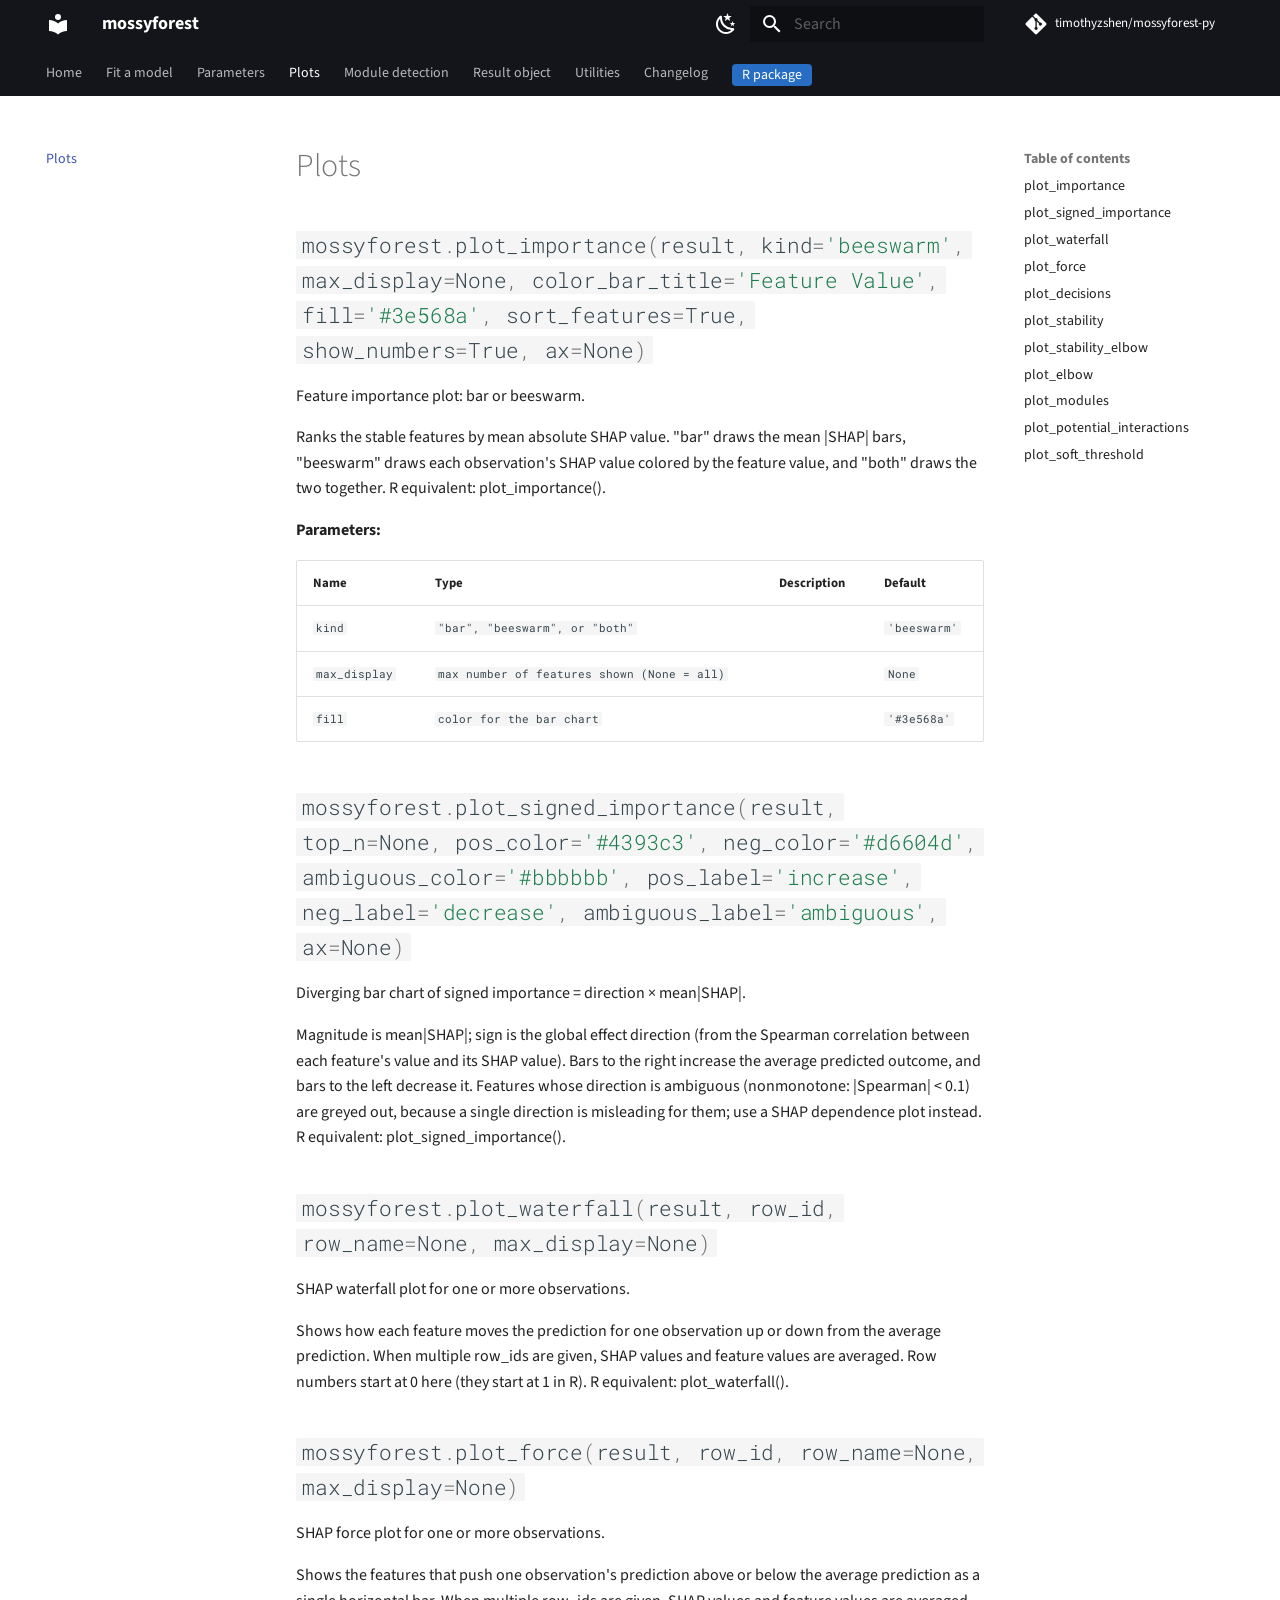
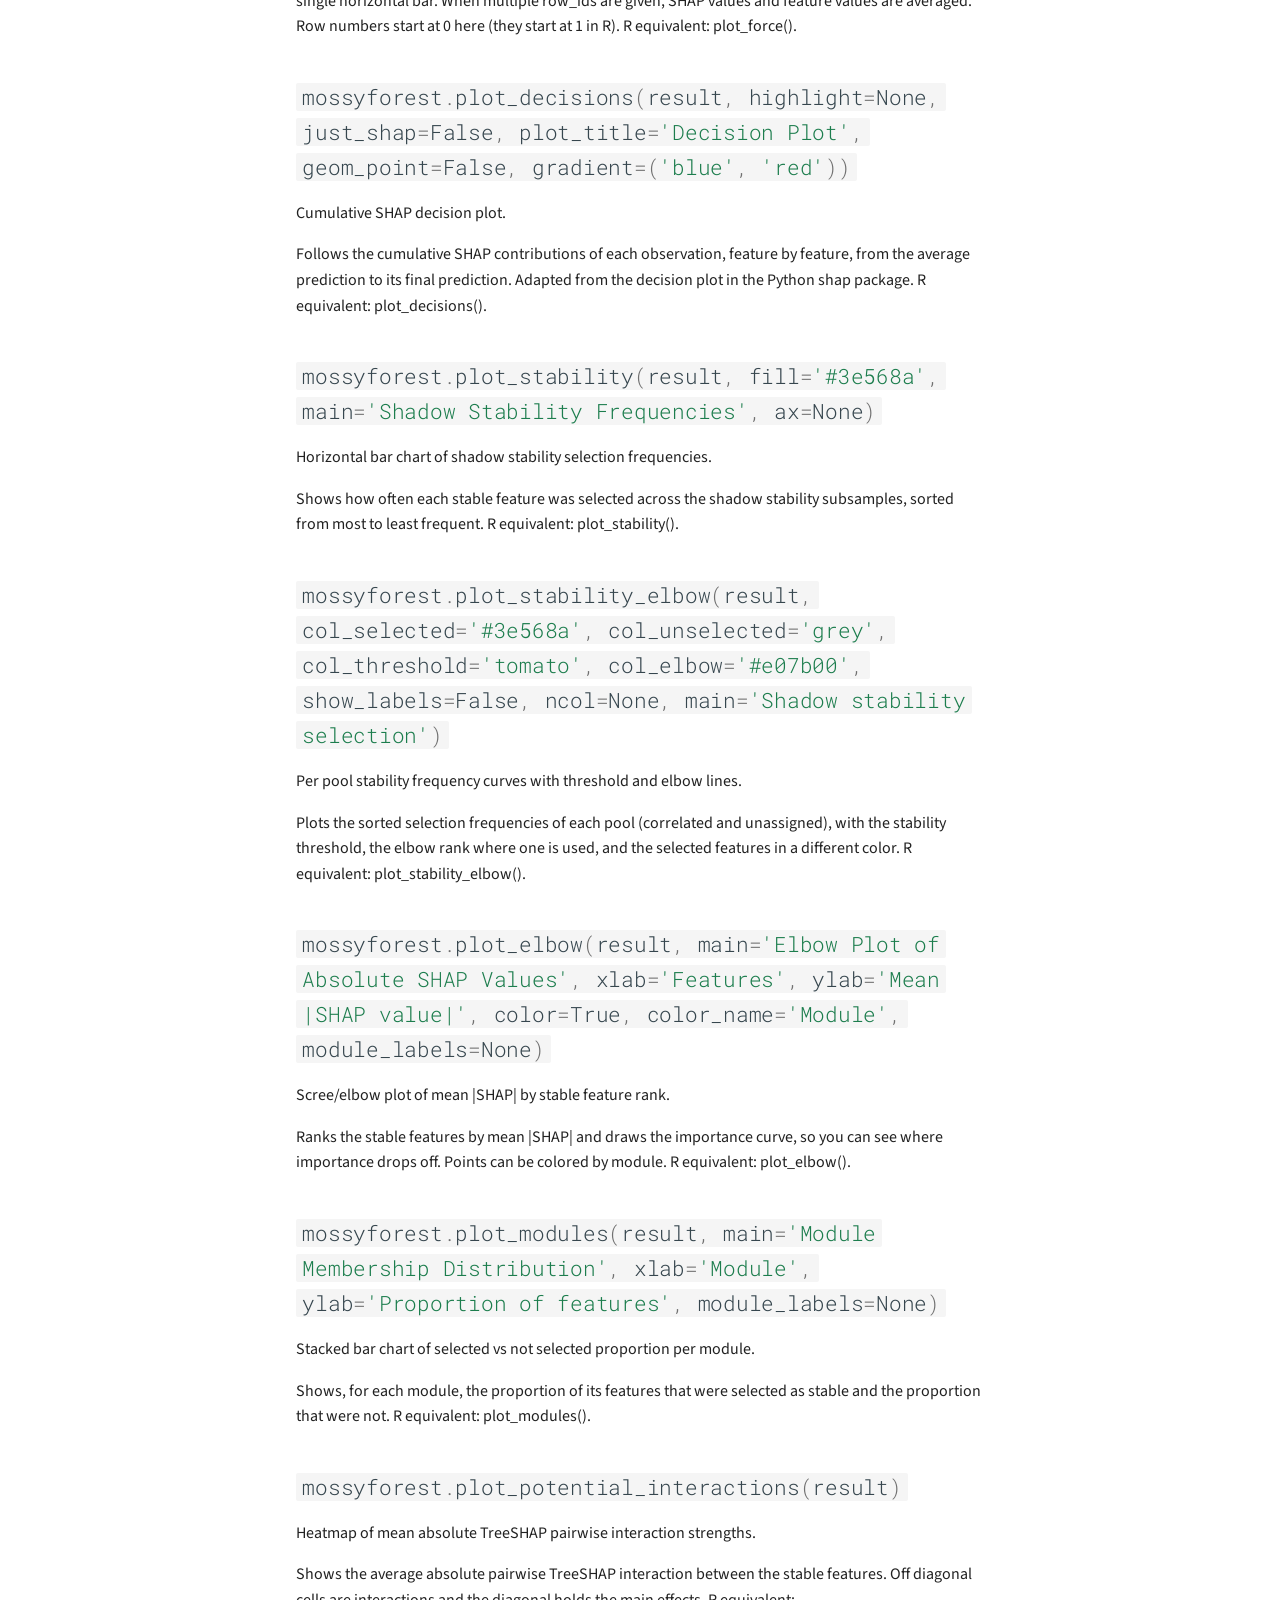
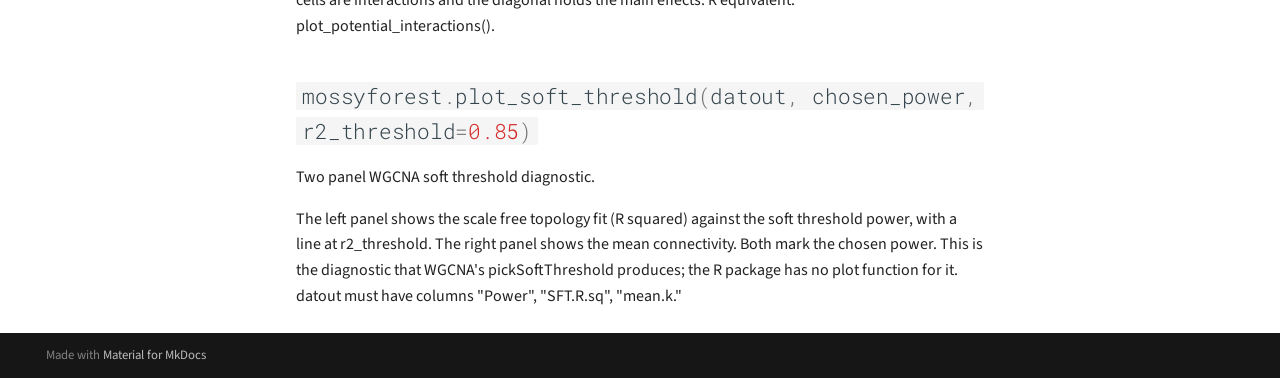
<file: plots/index.html>
<!doctype html>
<html lang="en" class="no-js">
  <head>
    
      <meta charset="utf-8">
      <meta name="viewport" content="width=device-width,initial-scale=1">
      
        <meta name="description" content="Network aware stable feature selection with random forests and TreeSHAP (Python).">
      
      
      
        <link rel="canonical" href="https://timothyzshen.github.io/mossyforest-py/plots/">
      
      
        <link rel="prev" href="../parameters/">
      
      
        <link rel="next" href="../modules/">
      
      
        
      
      
      <link rel="icon" href="../assets/images/favicon.png">
      <meta name="generator" content="mkdocs-1.6.1, mkdocs-material-9.8.1">
    
    
      
        <title>Plots - mossyforest</title>
      
    
    
      <link rel="stylesheet" href="../assets/stylesheets/main.57a0d79d.min.css">
      
        
        <link rel="stylesheet" href="../assets/stylesheets/palette.fb2fffe2.min.css">
      
      


    
    
      
    
    
      
        
        
        <link rel="preconnect" href="https://fonts.gstatic.com" crossorigin>
        <link rel="stylesheet" href="https://fonts.googleapis.com/css?family=Source+Sans+Pro:300,300i,400,400i,700,700i%7CRoboto+Mono:400,400i,700,700i&display=fallback">
        <style>:root{--md-text-font:"Source Sans Pro";--md-code-font:"Roboto Mono"}</style>
      
    
    
      <link rel="stylesheet" href="../assets/_mkdocstrings.css">
    
      <link rel="stylesheet" href="../stylesheets/extra.css">
    
    <script>__md_scope=new URL("..",location),__md_hash=e=>[...e].reduce(((e,_)=>(e<<5)-e+_.charCodeAt(0)),0),__md_get=(e,_=localStorage,t=__md_scope)=>JSON.parse(_.getItem(t.pathname+"."+e)),__md_set=(e,_,t=localStorage,a=__md_scope)=>{try{t.setItem(a.pathname+"."+e,JSON.stringify(_))}catch(e){}}</script>
    
      

    
    
  </head>
  
  
    
    
      
    
    
    
    
    <body dir="ltr" data-md-color-scheme="default" data-md-color-primary="black" data-md-color-accent="indigo">
  
    
    <input class="md-toggle" data-md-toggle="drawer" type="checkbox" id="__drawer" autocomplete="off">
    <input class="md-toggle" data-md-toggle="search" type="checkbox" id="__search" autocomplete="off">
    <label class="md-overlay" for="__drawer"></label>
    <div data-md-component="skip">
      
        
        <a href="#plots" class="md-skip">
          Skip to content
        </a>
      
    </div>
    <div data-md-component="announce">
      
    </div>
    
    
      

<header class="md-header" data-md-component="header">
  <nav class="md-header__inner md-grid" aria-label="Header">
    <a href=".." title="mossyforest" class="md-header__button md-logo" aria-label="mossyforest" data-md-component="logo">
      
  
  <svg xmlns="http://www.w3.org/2000/svg" viewBox="0 0 24 24"><path d="M12 8a3 3 0 0 0 3-3 3 3 0 0 0-3-3 3 3 0 0 0-3 3 3 3 0 0 0 3 3m0 3.54C9.64 9.35 6.5 8 3 8v11c3.5 0 6.64 1.35 9 3.54 2.36-2.19 5.5-3.54 9-3.54V8c-3.5 0-6.64 1.35-9 3.54"/></svg>

    </a>
    <label class="md-header__button md-icon" for="__drawer">
      
      <svg xmlns="http://www.w3.org/2000/svg" viewBox="0 0 24 24"><path d="M3 6h18v2H3zm0 5h18v2H3zm0 5h18v2H3z"/></svg>
    </label>
    <div class="md-header__title" data-md-component="header-title">
      <div class="md-header__ellipsis">
        <div class="md-header__topic">
          <span class="md-ellipsis">
            mossyforest
          </span>
        </div>
        <div class="md-header__topic" data-md-component="header-topic">
          <span class="md-ellipsis">
            
              Plots
            
          </span>
        </div>
      </div>
    </div>
    
      
        <form class="md-header__option" data-md-component="palette">
  
    
    
    
    <input class="md-option" data-md-color-media="(prefers-color-scheme: light)" data-md-color-scheme="default" data-md-color-primary="black" data-md-color-accent="indigo"  aria-label="Switch to dark mode"  type="radio" name="__palette" id="__palette_0">
    
      <label class="md-header__button md-icon" title="Switch to dark mode" for="__palette_1" hidden>
        <svg xmlns="http://www.w3.org/2000/svg" viewBox="0 0 24 24"><path d="m17.75 4.09-2.53 1.94.91 3.06-2.63-1.81-2.63 1.81.91-3.06-2.53-1.94L12.44 4l1.06-3 1.06 3zm3.5 6.91-1.64 1.25.59 1.98-1.7-1.17-1.7 1.17.59-1.98L15.75 11l2.06-.05L18.5 9l.69 1.95zm-2.28 4.95c.83-.08 1.72 1.1 1.19 1.85-.32.45-.66.87-1.08 1.27C15.17 23 8.84 23 4.94 19.07c-3.91-3.9-3.91-10.24 0-14.14.4-.4.82-.76 1.27-1.08.75-.53 1.93.36 1.85 1.19-.27 2.86.69 5.83 2.89 8.02a9.96 9.96 0 0 0 8.02 2.89m-1.64 2.02a12.08 12.08 0 0 1-7.8-3.47c-2.17-2.19-3.33-5-3.49-7.82-2.81 3.14-2.7 7.96.31 10.98 3.02 3.01 7.84 3.12 10.98.31"/></svg>
      </label>
    
  
    
    
    
    <input class="md-option" data-md-color-media="(prefers-color-scheme: dark)" data-md-color-scheme="slate" data-md-color-primary="black" data-md-color-accent="indigo"  aria-label="Switch to light mode"  type="radio" name="__palette" id="__palette_1">
    
      <label class="md-header__button md-icon" title="Switch to light mode" for="__palette_0" hidden>
        <svg xmlns="http://www.w3.org/2000/svg" viewBox="0 0 24 24"><path d="M12 7a5 5 0 0 1 5 5 5 5 0 0 1-5 5 5 5 0 0 1-5-5 5 5 0 0 1 5-5m0 2a3 3 0 0 0-3 3 3 3 0 0 0 3 3 3 3 0 0 0 3-3 3 3 0 0 0-3-3m0-7 2.39 3.42C13.65 5.15 12.84 5 12 5s-1.65.15-2.39.42zM3.34 7l4.16-.35A7.2 7.2 0 0 0 5.94 8.5c-.44.74-.69 1.5-.83 2.29zm.02 10 1.76-3.77a7.131 7.131 0 0 0 2.38 4.14zM20.65 7l-1.77 3.79a7.02 7.02 0 0 0-2.38-4.15zm-.01 10-4.14.36c.59-.51 1.12-1.14 1.54-1.86.42-.73.69-1.5.83-2.29zM12 22l-2.41-3.44c.74.27 1.55.44 2.41.44.82 0 1.63-.17 2.37-.44z"/></svg>
      </label>
    
  
</form>
      
    
    
      <script>var palette=__md_get("__palette");if(palette&&palette.color){if("(prefers-color-scheme)"===palette.color.media){var media=matchMedia("(prefers-color-scheme: light)"),input=document.querySelector(media.matches?"[data-md-color-media='(prefers-color-scheme: light)']":"[data-md-color-media='(prefers-color-scheme: dark)']");palette.color.media=input.getAttribute("data-md-color-media"),palette.color.scheme=input.getAttribute("data-md-color-scheme"),palette.color.primary=input.getAttribute("data-md-color-primary"),palette.color.accent=input.getAttribute("data-md-color-accent")}for(var[key,value]of Object.entries(palette.color))document.body.setAttribute("data-md-color-"+key,value)}</script>
    
    
    
      
      
        <label class="md-header__button md-icon" for="__search">
          
          <svg xmlns="http://www.w3.org/2000/svg" viewBox="0 0 24 24"><path d="M9.5 3A6.5 6.5 0 0 1 16 9.5c0 1.61-.59 3.09-1.56 4.23l.27.27h.79l5 5-1.5 1.5-5-5v-.79l-.27-.27A6.52 6.52 0 0 1 9.5 16 6.5 6.5 0 0 1 3 9.5 6.5 6.5 0 0 1 9.5 3m0 2C7 5 5 7 5 9.5S7 14 9.5 14 14 12 14 9.5 12 5 9.5 5"/></svg>
        </label>
        <div class="md-search" data-md-component="search" role="dialog">
  <label class="md-search__overlay" for="__search"></label>
  <div class="md-search__inner" role="search">
    <form class="md-search__form" name="search">
      <input type="text" class="md-search__input" name="query" aria-label="Search" placeholder="Search" autocapitalize="off" autocorrect="off" autocomplete="off" spellcheck="false" data-md-component="search-query" required>
      <label class="md-search__icon md-icon" for="__search">
        
        <svg xmlns="http://www.w3.org/2000/svg" viewBox="0 0 24 24"><path d="M9.5 3A6.5 6.5 0 0 1 16 9.5c0 1.61-.59 3.09-1.56 4.23l.27.27h.79l5 5-1.5 1.5-5-5v-.79l-.27-.27A6.52 6.52 0 0 1 9.5 16 6.5 6.5 0 0 1 3 9.5 6.5 6.5 0 0 1 9.5 3m0 2C7 5 5 7 5 9.5S7 14 9.5 14 14 12 14 9.5 12 5 9.5 5"/></svg>
        
        <svg xmlns="http://www.w3.org/2000/svg" viewBox="0 0 24 24"><path d="M20 11v2H8l5.5 5.5-1.42 1.42L4.16 12l7.92-7.92L13.5 5.5 8 11z"/></svg>
      </label>
      <nav class="md-search__options" aria-label="Search">
        
        <button type="reset" class="md-search__icon md-icon" title="Clear" aria-label="Clear" tabindex="-1">
          
          <svg xmlns="http://www.w3.org/2000/svg" viewBox="0 0 24 24"><path d="M19 6.41 17.59 5 12 10.59 6.41 5 5 6.41 10.59 12 5 17.59 6.41 19 12 13.41 17.59 19 19 17.59 13.41 12z"/></svg>
        </button>
      </nav>
      
    </form>
    <div class="md-search__output">
      <div class="md-search__scrollwrap" tabindex="0" data-md-scrollfix>
        <div class="md-search-result" data-md-component="search-result">
          <div class="md-search-result__meta">
            Initializing search
          </div>
          <ol class="md-search-result__list" role="presentation"></ol>
        </div>
      </div>
    </div>
  </div>
</div>
      
    
    
      <div class="md-header__source">
        <a href="https://github.com/timothyzshen/mossyforest-py" title="Go to repository" class="md-source" data-md-component="source">
  <div class="md-source__icon md-icon">
    
    <svg xmlns="http://www.w3.org/2000/svg" viewBox="0 0 448 512"><!--! Font Awesome Free 7.1.0 by @fontawesome - https://fontawesome.com License - https://fontawesome.com/license/free (Icons: CC BY 4.0, Fonts: SIL OFL 1.1, Code: MIT License) Copyright 2025 Fonticons, Inc.--><path d="M439.6 236.1 244 40.5c-5.4-5.5-12.8-8.5-20.4-8.5s-15 3-20.4 8.4L162.5 81l51.5 51.5c27.1-9.1 52.7 16.8 43.4 43.7l49.7 49.7c34.2-11.8 61.2 31 35.5 56.7-26.5 26.5-70.2-2.9-56-37.3L240.3 199v121.9c25.3 12.5 22.3 41.8 9.1 55-6.4 6.4-15.2 10.1-24.3 10.1s-17.8-3.6-24.3-10.1c-17.6-17.6-11.1-46.9 11.2-56v-123c-20.8-8.5-24.6-30.7-18.6-45L142.6 101 8.5 235.1C3 240.6 0 247.9 0 255.5s3 15 8.5 20.4l195.6 195.7c5.4 5.4 12.7 8.4 20.4 8.4s15-3 20.4-8.4l194.7-194.7c5.4-5.4 8.4-12.8 8.4-20.4s-3-15-8.4-20.4"/></svg>
  </div>
  <div class="md-source__repository">
    timothyzshen/mossyforest-py
  </div>
</a>
      </div>
    
  </nav>
  
</header>
    
    <div class="md-container" data-md-component="container">
      
      
        
          
            
<nav class="md-tabs" aria-label="Tabs" data-md-component="tabs">
  <div class="md-grid">
    <ul class="md-tabs__list">
      
        
  
  
  
  
    <li class="md-tabs__item">
      <a href=".." class="md-tabs__link">
        
  
  
    
  
  Home

      </a>
    </li>
  

      
        
  
  
  
  
    <li class="md-tabs__item">
      <a href="../fit/" class="md-tabs__link">
        
  
  
    
  
  Fit a model

      </a>
    </li>
  

      
        
  
  
  
  
    <li class="md-tabs__item">
      <a href="../parameters/" class="md-tabs__link">
        
  
  
    
  
  Parameters

      </a>
    </li>
  

      
        
  
  
  
    
  
  
    <li class="md-tabs__item md-tabs__item--active">
      <a href="./" class="md-tabs__link">
        
  
  
    
  
  Plots

      </a>
    </li>
  

      
        
  
  
  
  
    <li class="md-tabs__item">
      <a href="../modules/" class="md-tabs__link">
        
  
  
    
  
  Module detection

      </a>
    </li>
  

      
        
  
  
  
  
    <li class="md-tabs__item">
      <a href="../result/" class="md-tabs__link">
        
  
  
    
  
  Result object

      </a>
    </li>
  

      
        
  
  
  
  
    <li class="md-tabs__item">
      <a href="../utilities/" class="md-tabs__link">
        
  
  
    
  
  Utilities

      </a>
    </li>
  

      
        
  
  
  
  
    <li class="md-tabs__item">
      <a href="../changelog/" class="md-tabs__link">
        
  
  
    
  
  Changelog

      </a>
    </li>
  

      
        
  
  
  
  
    <li class="md-tabs__item">
      <a href="https://timothyzshen.github.io/mossyforest/" class="md-tabs__link">
        
  
  
    
  
  R package

      </a>
    </li>
  

      
    </ul>
  </div>
</nav>
          
        
      
      <main class="md-main" data-md-component="main">
        <div class="md-main__inner md-grid">
          
            
              
              <div class="md-sidebar md-sidebar--primary" data-md-component="sidebar" data-md-type="navigation" >
                <div class="md-sidebar__scrollwrap">
                  <div class="md-sidebar__inner">
                    


  


<nav class="md-nav md-nav--primary md-nav--lifted" aria-label="Navigation" data-md-level="0">
  <label class="md-nav__title" for="__drawer">
    <a href=".." title="mossyforest" class="md-nav__button md-logo" aria-label="mossyforest" data-md-component="logo">
      
  
  <svg xmlns="http://www.w3.org/2000/svg" viewBox="0 0 24 24"><path d="M12 8a3 3 0 0 0 3-3 3 3 0 0 0-3-3 3 3 0 0 0-3 3 3 3 0 0 0 3 3m0 3.54C9.64 9.35 6.5 8 3 8v11c3.5 0 6.64 1.35 9 3.54 2.36-2.19 5.5-3.54 9-3.54V8c-3.5 0-6.64 1.35-9 3.54"/></svg>

    </a>
    mossyforest
  </label>
  
    <div class="md-nav__source">
      <a href="https://github.com/timothyzshen/mossyforest-py" title="Go to repository" class="md-source" data-md-component="source">
  <div class="md-source__icon md-icon">
    
    <svg xmlns="http://www.w3.org/2000/svg" viewBox="0 0 448 512"><!--! Font Awesome Free 7.1.0 by @fontawesome - https://fontawesome.com License - https://fontawesome.com/license/free (Icons: CC BY 4.0, Fonts: SIL OFL 1.1, Code: MIT License) Copyright 2025 Fonticons, Inc.--><path d="M439.6 236.1 244 40.5c-5.4-5.5-12.8-8.5-20.4-8.5s-15 3-20.4 8.4L162.5 81l51.5 51.5c27.1-9.1 52.7 16.8 43.4 43.7l49.7 49.7c34.2-11.8 61.2 31 35.5 56.7-26.5 26.5-70.2-2.9-56-37.3L240.3 199v121.9c25.3 12.5 22.3 41.8 9.1 55-6.4 6.4-15.2 10.1-24.3 10.1s-17.8-3.6-24.3-10.1c-17.6-17.6-11.1-46.9 11.2-56v-123c-20.8-8.5-24.6-30.7-18.6-45L142.6 101 8.5 235.1C3 240.6 0 247.9 0 255.5s3 15 8.5 20.4l195.6 195.7c5.4 5.4 12.7 8.4 20.4 8.4s15-3 20.4-8.4l194.7-194.7c5.4-5.4 8.4-12.8 8.4-20.4s-3-15-8.4-20.4"/></svg>
  </div>
  <div class="md-source__repository">
    timothyzshen/mossyforest-py
  </div>
</a>
    </div>
  
  <ul class="md-nav__list" data-md-scrollfix>
    
      
      
  
  
  
  
    <li class="md-nav__item">
      <a href=".." class="md-nav__link">
        
  
  
  <span class="md-ellipsis">
    
  
    Home
  

    
  </span>
  
  

      </a>
    </li>
  

    
      
      
  
  
  
  
    <li class="md-nav__item">
      <a href="../fit/" class="md-nav__link">
        
  
  
  <span class="md-ellipsis">
    
  
    Fit a model
  

    
  </span>
  
  

      </a>
    </li>
  

    
      
      
  
  
  
  
    <li class="md-nav__item">
      <a href="../parameters/" class="md-nav__link">
        
  
  
  <span class="md-ellipsis">
    
  
    Parameters
  

    
  </span>
  
  

      </a>
    </li>
  

    
      
      
  
  
    
  
  
  
    <li class="md-nav__item md-nav__item--active">
      
      <input class="md-nav__toggle md-toggle" type="checkbox" id="__toc">
      
      
        
      
      
        <label class="md-nav__link md-nav__link--active" for="__toc">
          
  
  
  <span class="md-ellipsis">
    
  
    Plots
  

    
  </span>
  
  

          <span class="md-nav__icon md-icon"></span>
        </label>
      
      <a href="./" class="md-nav__link md-nav__link--active">
        
  
  
  <span class="md-ellipsis">
    
  
    Plots
  

    
  </span>
  
  

      </a>
      
        

<nav class="md-nav md-nav--secondary" aria-label="Table of contents">
  
  
  
    
  
  
    <label class="md-nav__title" for="__toc">
      <span class="md-nav__icon md-icon"></span>
      Table of contents
    </label>
    <ul class="md-nav__list" data-md-component="toc" data-md-scrollfix>
      
        <li class="md-nav__item">
  <a href="#mossyforest.plot_importance" class="md-nav__link">
    <span class="md-ellipsis">
      
        plot_importance
      
    </span>
  </a>
  
</li>
      
        <li class="md-nav__item">
  <a href="#mossyforest.plot_signed_importance" class="md-nav__link">
    <span class="md-ellipsis">
      
        plot_signed_importance
      
    </span>
  </a>
  
</li>
      
        <li class="md-nav__item">
  <a href="#mossyforest.plot_waterfall" class="md-nav__link">
    <span class="md-ellipsis">
      
        plot_waterfall
      
    </span>
  </a>
  
</li>
      
        <li class="md-nav__item">
  <a href="#mossyforest.plot_force" class="md-nav__link">
    <span class="md-ellipsis">
      
        plot_force
      
    </span>
  </a>
  
</li>
      
        <li class="md-nav__item">
  <a href="#mossyforest.plot_decisions" class="md-nav__link">
    <span class="md-ellipsis">
      
        plot_decisions
      
    </span>
  </a>
  
</li>
      
        <li class="md-nav__item">
  <a href="#mossyforest.plot_stability" class="md-nav__link">
    <span class="md-ellipsis">
      
        plot_stability
      
    </span>
  </a>
  
</li>
      
        <li class="md-nav__item">
  <a href="#mossyforest.plot_stability_elbow" class="md-nav__link">
    <span class="md-ellipsis">
      
        plot_stability_elbow
      
    </span>
  </a>
  
</li>
      
        <li class="md-nav__item">
  <a href="#mossyforest.plot_elbow" class="md-nav__link">
    <span class="md-ellipsis">
      
        plot_elbow
      
    </span>
  </a>
  
</li>
      
        <li class="md-nav__item">
  <a href="#mossyforest.plot_modules" class="md-nav__link">
    <span class="md-ellipsis">
      
        plot_modules
      
    </span>
  </a>
  
</li>
      
        <li class="md-nav__item">
  <a href="#mossyforest.plot_potential_interactions" class="md-nav__link">
    <span class="md-ellipsis">
      
        plot_potential_interactions
      
    </span>
  </a>
  
</li>
      
        <li class="md-nav__item">
  <a href="#mossyforest.plot_soft_threshold" class="md-nav__link">
    <span class="md-ellipsis">
      
        plot_soft_threshold
      
    </span>
  </a>
  
</li>
      
    </ul>
  
</nav>
      
    </li>
  

    
      
      
  
  
  
  
    <li class="md-nav__item">
      <a href="../modules/" class="md-nav__link">
        
  
  
  <span class="md-ellipsis">
    
  
    Module detection
  

    
  </span>
  
  

      </a>
    </li>
  

    
      
      
  
  
  
  
    <li class="md-nav__item">
      <a href="../result/" class="md-nav__link">
        
  
  
  <span class="md-ellipsis">
    
  
    Result object
  

    
  </span>
  
  

      </a>
    </li>
  

    
      
      
  
  
  
  
    <li class="md-nav__item">
      <a href="../utilities/" class="md-nav__link">
        
  
  
  <span class="md-ellipsis">
    
  
    Utilities
  

    
  </span>
  
  

      </a>
    </li>
  

    
      
      
  
  
  
  
    <li class="md-nav__item">
      <a href="../changelog/" class="md-nav__link">
        
  
  
  <span class="md-ellipsis">
    
  
    Changelog
  

    
  </span>
  
  

      </a>
    </li>
  

    
      
      
  
  
  
  
    <li class="md-nav__item">
      <a href="https://timothyzshen.github.io/mossyforest/" class="md-nav__link">
        
  
  
  <span class="md-ellipsis">
    
  
    R package
  

    
  </span>
  
  

      </a>
    </li>
  

    
  </ul>
</nav>
                  </div>
                </div>
              </div>
            
            
              
              <div class="md-sidebar md-sidebar--secondary" data-md-component="sidebar" data-md-type="toc" >
                <div class="md-sidebar__scrollwrap">
                  <div class="md-sidebar__inner">
                    

<nav class="md-nav md-nav--secondary" aria-label="Table of contents">
  
  
  
    
  
  
    <label class="md-nav__title" for="__toc">
      <span class="md-nav__icon md-icon"></span>
      Table of contents
    </label>
    <ul class="md-nav__list" data-md-component="toc" data-md-scrollfix>
      
        <li class="md-nav__item">
  <a href="#mossyforest.plot_importance" class="md-nav__link">
    <span class="md-ellipsis">
      
        plot_importance
      
    </span>
  </a>
  
</li>
      
        <li class="md-nav__item">
  <a href="#mossyforest.plot_signed_importance" class="md-nav__link">
    <span class="md-ellipsis">
      
        plot_signed_importance
      
    </span>
  </a>
  
</li>
      
        <li class="md-nav__item">
  <a href="#mossyforest.plot_waterfall" class="md-nav__link">
    <span class="md-ellipsis">
      
        plot_waterfall
      
    </span>
  </a>
  
</li>
      
        <li class="md-nav__item">
  <a href="#mossyforest.plot_force" class="md-nav__link">
    <span class="md-ellipsis">
      
        plot_force
      
    </span>
  </a>
  
</li>
      
        <li class="md-nav__item">
  <a href="#mossyforest.plot_decisions" class="md-nav__link">
    <span class="md-ellipsis">
      
        plot_decisions
      
    </span>
  </a>
  
</li>
      
        <li class="md-nav__item">
  <a href="#mossyforest.plot_stability" class="md-nav__link">
    <span class="md-ellipsis">
      
        plot_stability
      
    </span>
  </a>
  
</li>
      
        <li class="md-nav__item">
  <a href="#mossyforest.plot_stability_elbow" class="md-nav__link">
    <span class="md-ellipsis">
      
        plot_stability_elbow
      
    </span>
  </a>
  
</li>
      
        <li class="md-nav__item">
  <a href="#mossyforest.plot_elbow" class="md-nav__link">
    <span class="md-ellipsis">
      
        plot_elbow
      
    </span>
  </a>
  
</li>
      
        <li class="md-nav__item">
  <a href="#mossyforest.plot_modules" class="md-nav__link">
    <span class="md-ellipsis">
      
        plot_modules
      
    </span>
  </a>
  
</li>
      
        <li class="md-nav__item">
  <a href="#mossyforest.plot_potential_interactions" class="md-nav__link">
    <span class="md-ellipsis">
      
        plot_potential_interactions
      
    </span>
  </a>
  
</li>
      
        <li class="md-nav__item">
  <a href="#mossyforest.plot_soft_threshold" class="md-nav__link">
    <span class="md-ellipsis">
      
        plot_soft_threshold
      
    </span>
  </a>
  
</li>
      
    </ul>
  
</nav>
                  </div>
                </div>
              </div>
            
          
          
            <div class="md-content" data-md-component="content">
              
              <article class="md-content__inner md-typeset">
                
                  


  
  


<h1 id="plots">Plots<a class="headerlink" href="#plots" title="Permanent link">&para;</a></h1>


<div class="doc doc-object doc-function">


<h2 id="mossyforest.plot_importance" class="doc doc-heading">
            <code class="highlight language-python"><span class="n">mossyforest</span><span class="o">.</span><span class="n">plot_importance</span><span class="p">(</span><span class="n">result</span><span class="p">,</span> <span class="n">kind</span><span class="o">=</span><span class="s1">'beeswarm'</span><span class="p">,</span> <span class="n">max_display</span><span class="o">=</span><span class="kc">None</span><span class="p">,</span> <span class="n">color_bar_title</span><span class="o">=</span><span class="s1">'Feature Value'</span><span class="p">,</span> <span class="n">fill</span><span class="o">=</span><span class="s1">'#3e568a'</span><span class="p">,</span> <span class="n">sort_features</span><span class="o">=</span><span class="kc">True</span><span class="p">,</span> <span class="n">show_numbers</span><span class="o">=</span><span class="kc">True</span><span class="p">,</span> <span class="n">ax</span><span class="o">=</span><span class="kc">None</span><span class="p">)</span></code>

<a href="#mossyforest.plot_importance" class="headerlink" title="Permanent link">&para;</a></h2>


    <div class="doc doc-contents first">

        <p>Feature importance plot: bar or beeswarm.</p>
<p>Ranks the stable features by mean absolute SHAP value. "bar" draws the
mean |SHAP| bars, "beeswarm" draws each observation's SHAP value colored by
the feature value, and "both" draws the two together.
R equivalent: plot_importance().</p>


<p><span class="doc-section-title">Parameters:</span></p>
    <table>
      <thead>
        <tr>
          <th>Name</th>
          <th>Type</th>
          <th>Description</th>
          <th>Default</th>
        </tr>
      </thead>
      <tbody>
          <tr class="doc-section-item">
            <td>
                <code>kind</code>
            </td>
            <td>
                  <code>&#34;bar&#34;, &#34;beeswarm&#34;, or &#34;both&#34;</code>
            </td>
            <td>
              <div class="doc-md-description">
                
              </div>
            </td>
            <td>
                  <code>&#39;beeswarm&#39;</code>
            </td>
          </tr>
          <tr class="doc-section-item">
            <td>
                <code>max_display</code>
            </td>
            <td>
                  <code>max number of features shown (None = all)</code>
            </td>
            <td>
              <div class="doc-md-description">
                
              </div>
            </td>
            <td>
                  <code>None</code>
            </td>
          </tr>
          <tr class="doc-section-item">
            <td>
                <code>fill</code>
            </td>
            <td>
                  <code>color for the bar chart</code>
            </td>
            <td>
              <div class="doc-md-description">
                
              </div>
            </td>
            <td>
                  <code>&#39;#3e568a&#39;</code>
            </td>
          </tr>
      </tbody>
    </table>


    </div>

</div>

<div class="doc doc-object doc-function">


<h2 id="mossyforest.plot_signed_importance" class="doc doc-heading">
            <code class="highlight language-python"><span class="n">mossyforest</span><span class="o">.</span><span class="n">plot_signed_importance</span><span class="p">(</span><span class="n">result</span><span class="p">,</span> <span class="n">top_n</span><span class="o">=</span><span class="kc">None</span><span class="p">,</span> <span class="n">pos_color</span><span class="o">=</span><span class="s1">'#4393c3'</span><span class="p">,</span> <span class="n">neg_color</span><span class="o">=</span><span class="s1">'#d6604d'</span><span class="p">,</span> <span class="n">ambiguous_color</span><span class="o">=</span><span class="s1">'#bbbbbb'</span><span class="p">,</span> <span class="n">pos_label</span><span class="o">=</span><span class="s1">'increase'</span><span class="p">,</span> <span class="n">neg_label</span><span class="o">=</span><span class="s1">'decrease'</span><span class="p">,</span> <span class="n">ambiguous_label</span><span class="o">=</span><span class="s1">'ambiguous'</span><span class="p">,</span> <span class="n">ax</span><span class="o">=</span><span class="kc">None</span><span class="p">)</span></code>

<a href="#mossyforest.plot_signed_importance" class="headerlink" title="Permanent link">&para;</a></h2>


    <div class="doc doc-contents first">

        <p>Diverging bar chart of signed importance = direction × mean|SHAP|.</p>
<p>Magnitude is mean|SHAP|; sign is the global effect direction (from the
Spearman correlation between each feature's value and its SHAP value).
Bars to the right increase the average predicted outcome, and bars to the
left decrease it. Features whose direction is ambiguous (nonmonotone:
|Spearman| &lt; 0.1) are greyed out, because a single direction is misleading
for them; use a SHAP dependence plot instead.
R equivalent: plot_signed_importance().</p>


    </div>

</div>

<div class="doc doc-object doc-function">


<h2 id="mossyforest.plot_waterfall" class="doc doc-heading">
            <code class="highlight language-python"><span class="n">mossyforest</span><span class="o">.</span><span class="n">plot_waterfall</span><span class="p">(</span><span class="n">result</span><span class="p">,</span> <span class="n">row_id</span><span class="p">,</span> <span class="n">row_name</span><span class="o">=</span><span class="kc">None</span><span class="p">,</span> <span class="n">max_display</span><span class="o">=</span><span class="kc">None</span><span class="p">)</span></code>

<a href="#mossyforest.plot_waterfall" class="headerlink" title="Permanent link">&para;</a></h2>


    <div class="doc doc-contents first">

        <p>SHAP waterfall plot for one or more observations.</p>
<p>Shows how each feature moves the prediction for one observation up or down
from the average prediction. When multiple row_ids are given, SHAP values
and feature values are averaged. Row numbers start at 0 here (they start at
1 in R). R equivalent: plot_waterfall().</p>


    </div>

</div>

<div class="doc doc-object doc-function">


<h2 id="mossyforest.plot_force" class="doc doc-heading">
            <code class="highlight language-python"><span class="n">mossyforest</span><span class="o">.</span><span class="n">plot_force</span><span class="p">(</span><span class="n">result</span><span class="p">,</span> <span class="n">row_id</span><span class="p">,</span> <span class="n">row_name</span><span class="o">=</span><span class="kc">None</span><span class="p">,</span> <span class="n">max_display</span><span class="o">=</span><span class="kc">None</span><span class="p">)</span></code>

<a href="#mossyforest.plot_force" class="headerlink" title="Permanent link">&para;</a></h2>


    <div class="doc doc-contents first">

        <p>SHAP force plot for one or more observations.</p>
<p>Shows the features that push one observation's prediction above or below
the average prediction as a single horizontal bar. When multiple row_ids are
given, SHAP values and feature values are averaged. Row numbers start at 0
here (they start at 1 in R). R equivalent: plot_force().</p>


    </div>

</div>

<div class="doc doc-object doc-function">


<h2 id="mossyforest.plot_decisions" class="doc doc-heading">
            <code class="highlight language-python"><span class="n">mossyforest</span><span class="o">.</span><span class="n">plot_decisions</span><span class="p">(</span><span class="n">result</span><span class="p">,</span> <span class="n">highlight</span><span class="o">=</span><span class="kc">None</span><span class="p">,</span> <span class="n">just_shap</span><span class="o">=</span><span class="kc">False</span><span class="p">,</span> <span class="n">plot_title</span><span class="o">=</span><span class="s1">'Decision Plot'</span><span class="p">,</span> <span class="n">geom_point</span><span class="o">=</span><span class="kc">False</span><span class="p">,</span> <span class="n">gradient</span><span class="o">=</span><span class="p">(</span><span class="s1">'blue'</span><span class="p">,</span> <span class="s1">'red'</span><span class="p">))</span></code>

<a href="#mossyforest.plot_decisions" class="headerlink" title="Permanent link">&para;</a></h2>


    <div class="doc doc-contents first">

        <p>Cumulative SHAP decision plot.</p>
<p>Follows the cumulative SHAP contributions of each observation, feature by
feature, from the average prediction to its final prediction. Adapted from
the decision plot in the Python shap package.
R equivalent: plot_decisions().</p>


    </div>

</div>

<div class="doc doc-object doc-function">


<h2 id="mossyforest.plot_stability" class="doc doc-heading">
            <code class="highlight language-python"><span class="n">mossyforest</span><span class="o">.</span><span class="n">plot_stability</span><span class="p">(</span><span class="n">result</span><span class="p">,</span> <span class="n">fill</span><span class="o">=</span><span class="s1">'#3e568a'</span><span class="p">,</span> <span class="n">main</span><span class="o">=</span><span class="s1">'Shadow Stability Frequencies'</span><span class="p">,</span> <span class="n">ax</span><span class="o">=</span><span class="kc">None</span><span class="p">)</span></code>

<a href="#mossyforest.plot_stability" class="headerlink" title="Permanent link">&para;</a></h2>


    <div class="doc doc-contents first">

        <p>Horizontal bar chart of shadow stability selection frequencies.</p>
<p>Shows how often each stable feature was selected across the shadow
stability subsamples, sorted from most to least frequent.
R equivalent: plot_stability().</p>


    </div>

</div>

<div class="doc doc-object doc-function">


<h2 id="mossyforest.plot_stability_elbow" class="doc doc-heading">
            <code class="highlight language-python"><span class="n">mossyforest</span><span class="o">.</span><span class="n">plot_stability_elbow</span><span class="p">(</span><span class="n">result</span><span class="p">,</span> <span class="n">col_selected</span><span class="o">=</span><span class="s1">'#3e568a'</span><span class="p">,</span> <span class="n">col_unselected</span><span class="o">=</span><span class="s1">'grey'</span><span class="p">,</span> <span class="n">col_threshold</span><span class="o">=</span><span class="s1">'tomato'</span><span class="p">,</span> <span class="n">col_elbow</span><span class="o">=</span><span class="s1">'#e07b00'</span><span class="p">,</span> <span class="n">show_labels</span><span class="o">=</span><span class="kc">False</span><span class="p">,</span> <span class="n">ncol</span><span class="o">=</span><span class="kc">None</span><span class="p">,</span> <span class="n">main</span><span class="o">=</span><span class="s1">'Shadow stability selection'</span><span class="p">)</span></code>

<a href="#mossyforest.plot_stability_elbow" class="headerlink" title="Permanent link">&para;</a></h2>


    <div class="doc doc-contents first">

        <p>Per pool stability frequency curves with threshold and elbow lines.</p>
<p>Plots the sorted selection frequencies of each pool (correlated and
unassigned), with the stability threshold, the elbow rank where one is
used, and the selected features in a different color.
R equivalent: plot_stability_elbow().</p>


    </div>

</div>

<div class="doc doc-object doc-function">


<h2 id="mossyforest.plot_elbow" class="doc doc-heading">
            <code class="highlight language-python"><span class="n">mossyforest</span><span class="o">.</span><span class="n">plot_elbow</span><span class="p">(</span><span class="n">result</span><span class="p">,</span> <span class="n">main</span><span class="o">=</span><span class="s1">'Elbow Plot of Absolute SHAP Values'</span><span class="p">,</span> <span class="n">xlab</span><span class="o">=</span><span class="s1">'Features'</span><span class="p">,</span> <span class="n">ylab</span><span class="o">=</span><span class="s1">'Mean |SHAP value|'</span><span class="p">,</span> <span class="n">color</span><span class="o">=</span><span class="kc">True</span><span class="p">,</span> <span class="n">color_name</span><span class="o">=</span><span class="s1">'Module'</span><span class="p">,</span> <span class="n">module_labels</span><span class="o">=</span><span class="kc">None</span><span class="p">)</span></code>

<a href="#mossyforest.plot_elbow" class="headerlink" title="Permanent link">&para;</a></h2>


    <div class="doc doc-contents first">

        <p>Scree/elbow plot of mean |SHAP| by stable feature rank.</p>
<p>Ranks the stable features by mean |SHAP| and draws the importance curve, so
you can see where importance drops off. Points can be colored by module.
R equivalent: plot_elbow().</p>


    </div>

</div>

<div class="doc doc-object doc-function">


<h2 id="mossyforest.plot_modules" class="doc doc-heading">
            <code class="highlight language-python"><span class="n">mossyforest</span><span class="o">.</span><span class="n">plot_modules</span><span class="p">(</span><span class="n">result</span><span class="p">,</span> <span class="n">main</span><span class="o">=</span><span class="s1">'Module Membership Distribution'</span><span class="p">,</span> <span class="n">xlab</span><span class="o">=</span><span class="s1">'Module'</span><span class="p">,</span> <span class="n">ylab</span><span class="o">=</span><span class="s1">'Proportion of features'</span><span class="p">,</span> <span class="n">module_labels</span><span class="o">=</span><span class="kc">None</span><span class="p">)</span></code>

<a href="#mossyforest.plot_modules" class="headerlink" title="Permanent link">&para;</a></h2>


    <div class="doc doc-contents first">

        <p>Stacked bar chart of selected vs not selected proportion per module.</p>
<p>Shows, for each module, the proportion of its features that were selected
as stable and the proportion that were not.
R equivalent: plot_modules().</p>


    </div>

</div>

<div class="doc doc-object doc-function">


<h2 id="mossyforest.plot_potential_interactions" class="doc doc-heading">
            <code class="highlight language-python"><span class="n">mossyforest</span><span class="o">.</span><span class="n">plot_potential_interactions</span><span class="p">(</span><span class="n">result</span><span class="p">)</span></code>

<a href="#mossyforest.plot_potential_interactions" class="headerlink" title="Permanent link">&para;</a></h2>


    <div class="doc doc-contents first">

        <p>Heatmap of mean absolute TreeSHAP pairwise interaction strengths.</p>
<p>Shows the average absolute pairwise TreeSHAP interaction between the stable
features. Off diagonal cells are interactions and the diagonal holds the
main effects. R equivalent: plot_potential_interactions().</p>


    </div>

</div>

<div class="doc doc-object doc-function">


<h2 id="mossyforest.plot_soft_threshold" class="doc doc-heading">
            <code class="highlight language-python"><span class="n">mossyforest</span><span class="o">.</span><span class="n">plot_soft_threshold</span><span class="p">(</span><span class="n">datout</span><span class="p">,</span> <span class="n">chosen_power</span><span class="p">,</span> <span class="n">r2_threshold</span><span class="o">=</span><span class="mf">0.85</span><span class="p">)</span></code>

<a href="#mossyforest.plot_soft_threshold" class="headerlink" title="Permanent link">&para;</a></h2>


    <div class="doc doc-contents first">

        <p>Two panel WGCNA soft threshold diagnostic.</p>
<p>The left panel shows the scale free topology fit (R squared) against the
soft threshold power, with a line at r2_threshold. The right panel shows the
mean connectivity. Both mark the chosen power. This is the diagnostic that
WGCNA's pickSoftThreshold produces; the R package has no plot function for
it. datout must have columns "Power", "SFT.R.sq", "mean.k."</p>


    </div>

</div>












                
              </article>
            </div>
          
          
<script>var target=document.getElementById(location.hash.slice(1));target&&target.name&&(target.checked=target.name.startsWith("__tabbed_"))</script>
        </div>
        
          <button type="button" class="md-top md-icon" data-md-component="top" hidden>
  
  <svg xmlns="http://www.w3.org/2000/svg" viewBox="0 0 24 24"><path d="M13 20h-2V8l-5.5 5.5-1.42-1.42L12 4.16l7.92 7.92-1.42 1.42L13 8z"/></svg>
  Back to top
</button>
        
      </main>
      
        <footer class="md-footer">
  
  <div class="md-footer-meta md-typeset">
    <div class="md-footer-meta__inner md-grid">
      <div class="md-copyright">
  
  
    Made with
    <a href="https://squidfunk.github.io/mkdocs-material/" target="_blank" rel="noopener">
      Material for MkDocs
    </a>
  
</div>
      
    </div>
  </div>
</footer>
      
    </div>
    <div class="md-dialog" data-md-component="dialog">
      <div class="md-dialog__inner md-typeset"></div>
    </div>
    
    
    
      
      
      <script id="__config" type="application/json">{"annotate": null, "base": "..", "features": ["navigation.top", "navigation.tabs", "content.code.copy"], "search": "../assets/javascripts/workers/search.a7633da7.min.js", "tags": null, "translations": {"clipboard.copied": "Copied to clipboard", "clipboard.copy": "Copy to clipboard", "search.result.more.one": "1 more on this page", "search.result.more.other": "# more on this page", "search.result.none": "No matching documents", "search.result.one": "1 matching document", "search.result.other": "# matching documents", "search.result.placeholder": "Type to start searching", "search.result.term.missing": "Missing", "select.version": "Select version"}, "version": null}</script>
    
    
      <script src="../assets/javascripts/bundle.a5f9d56c.min.js"></script>
      
    
  </body>
</html>
</file>
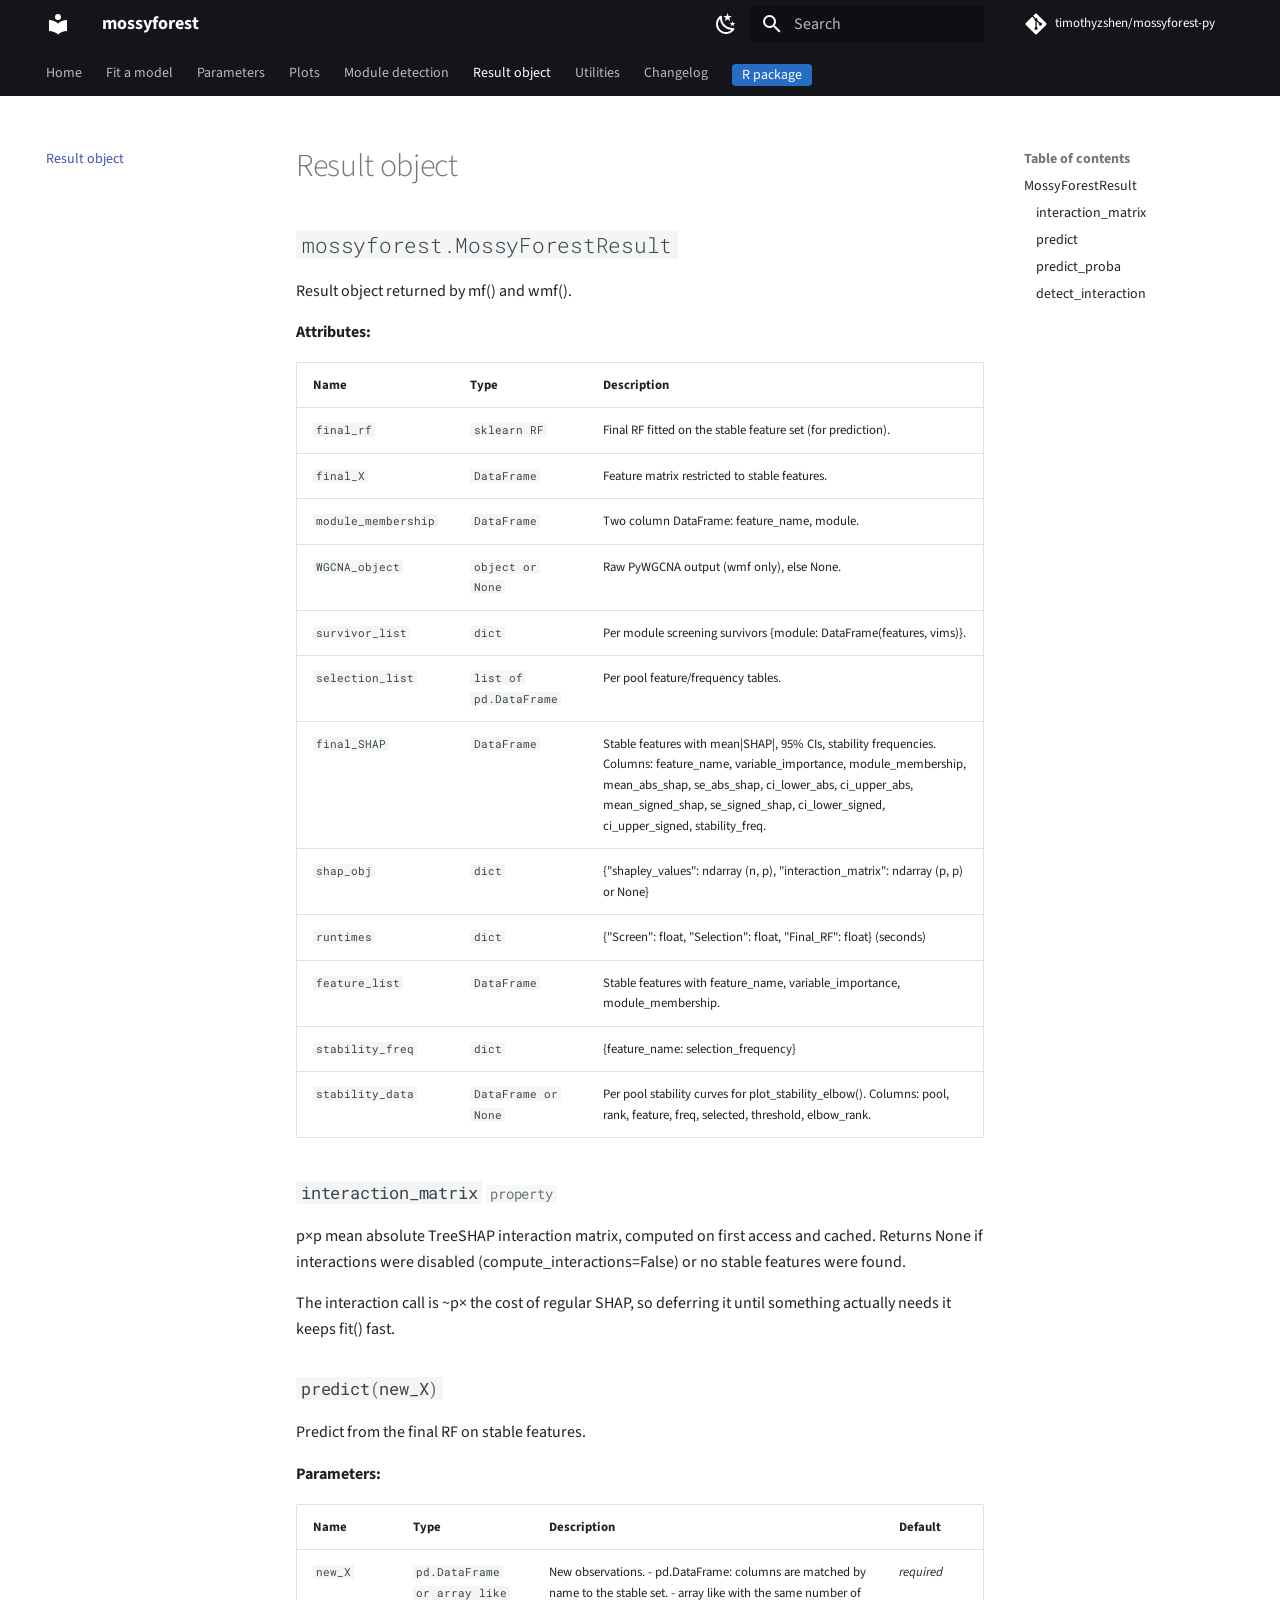
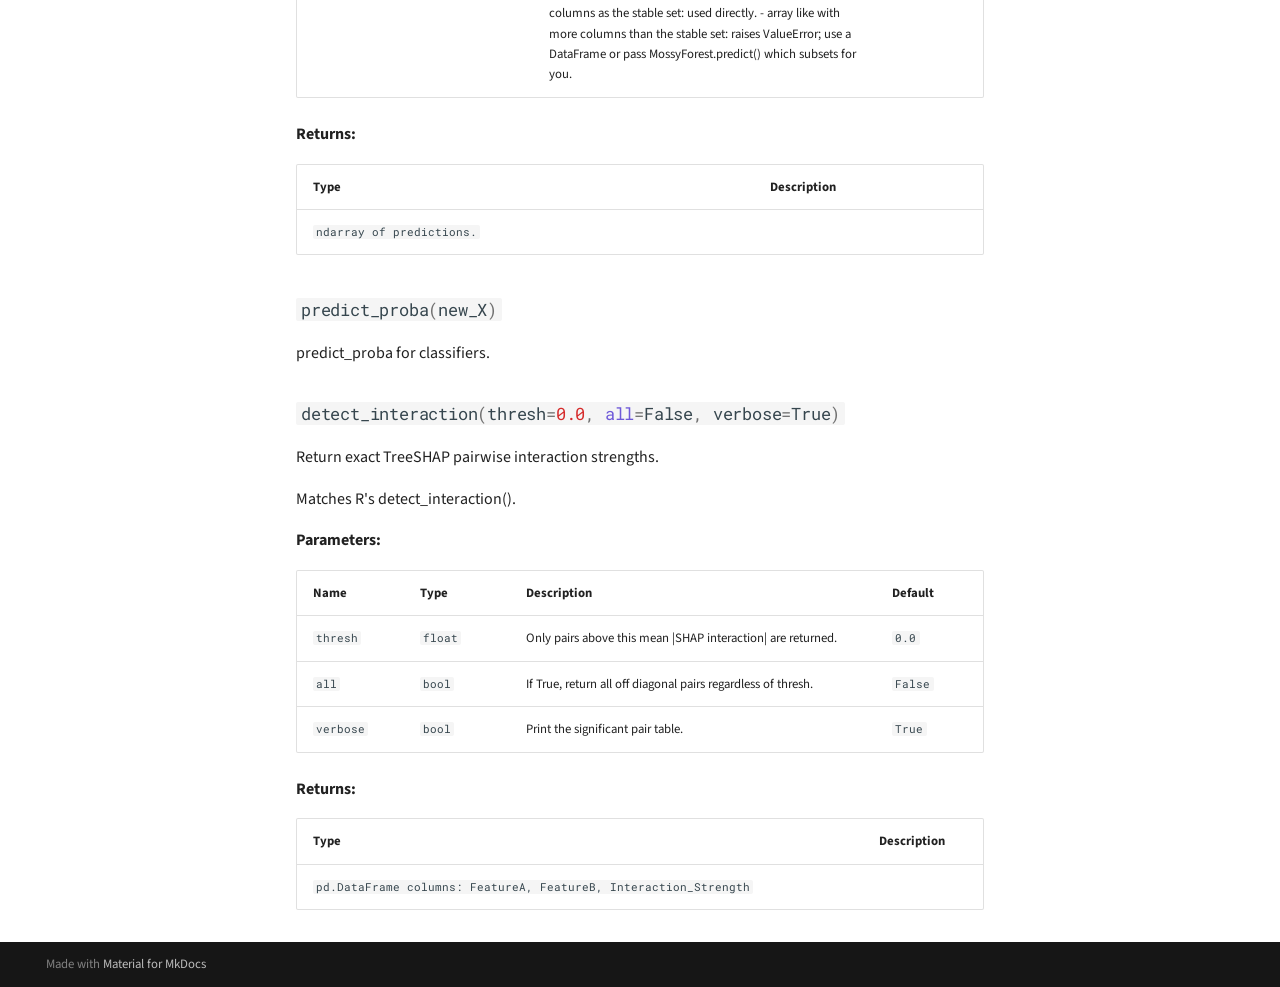
<file: result/index.html>
<!doctype html>
<html lang="en" class="no-js">
  <head>
    
      <meta charset="utf-8">
      <meta name="viewport" content="width=device-width,initial-scale=1">
      
        <meta name="description" content="Network aware stable feature selection with random forests and TreeSHAP (Python).">
      
      
      
        <link rel="canonical" href="https://timothyzshen.github.io/mossyforest-py/result/">
      
      
        <link rel="prev" href="../modules/">
      
      
        <link rel="next" href="../utilities/">
      
      
        
      
      
      <link rel="icon" href="../assets/images/favicon.png">
      <meta name="generator" content="mkdocs-1.6.1, mkdocs-material-9.8.1">
    
    
      
        <title>Result object - mossyforest</title>
      
    
    
      <link rel="stylesheet" href="../assets/stylesheets/main.57a0d79d.min.css">
      
        
        <link rel="stylesheet" href="../assets/stylesheets/palette.fb2fffe2.min.css">
      
      


    
    
      
    
    
      
        
        
        <link rel="preconnect" href="https://fonts.gstatic.com" crossorigin>
        <link rel="stylesheet" href="https://fonts.googleapis.com/css?family=Source+Sans+Pro:300,300i,400,400i,700,700i%7CRoboto+Mono:400,400i,700,700i&display=fallback">
        <style>:root{--md-text-font:"Source Sans Pro";--md-code-font:"Roboto Mono"}</style>
      
    
    
      <link rel="stylesheet" href="../assets/_mkdocstrings.css">
    
      <link rel="stylesheet" href="../stylesheets/extra.css">
    
    <script>__md_scope=new URL("..",location),__md_hash=e=>[...e].reduce(((e,_)=>(e<<5)-e+_.charCodeAt(0)),0),__md_get=(e,_=localStorage,t=__md_scope)=>JSON.parse(_.getItem(t.pathname+"."+e)),__md_set=(e,_,t=localStorage,a=__md_scope)=>{try{t.setItem(a.pathname+"."+e,JSON.stringify(_))}catch(e){}}</script>
    
      

    
    
  </head>
  
  
    
    
      
    
    
    
    
    <body dir="ltr" data-md-color-scheme="default" data-md-color-primary="black" data-md-color-accent="indigo">
  
    
    <input class="md-toggle" data-md-toggle="drawer" type="checkbox" id="__drawer" autocomplete="off">
    <input class="md-toggle" data-md-toggle="search" type="checkbox" id="__search" autocomplete="off">
    <label class="md-overlay" for="__drawer"></label>
    <div data-md-component="skip">
      
        
        <a href="#result-object" class="md-skip">
          Skip to content
        </a>
      
    </div>
    <div data-md-component="announce">
      
    </div>
    
    
      

<header class="md-header" data-md-component="header">
  <nav class="md-header__inner md-grid" aria-label="Header">
    <a href=".." title="mossyforest" class="md-header__button md-logo" aria-label="mossyforest" data-md-component="logo">
      
  
  <svg xmlns="http://www.w3.org/2000/svg" viewBox="0 0 24 24"><path d="M12 8a3 3 0 0 0 3-3 3 3 0 0 0-3-3 3 3 0 0 0-3 3 3 3 0 0 0 3 3m0 3.54C9.64 9.35 6.5 8 3 8v11c3.5 0 6.64 1.35 9 3.54 2.36-2.19 5.5-3.54 9-3.54V8c-3.5 0-6.64 1.35-9 3.54"/></svg>

    </a>
    <label class="md-header__button md-icon" for="__drawer">
      
      <svg xmlns="http://www.w3.org/2000/svg" viewBox="0 0 24 24"><path d="M3 6h18v2H3zm0 5h18v2H3zm0 5h18v2H3z"/></svg>
    </label>
    <div class="md-header__title" data-md-component="header-title">
      <div class="md-header__ellipsis">
        <div class="md-header__topic">
          <span class="md-ellipsis">
            mossyforest
          </span>
        </div>
        <div class="md-header__topic" data-md-component="header-topic">
          <span class="md-ellipsis">
            
              Result object
            
          </span>
        </div>
      </div>
    </div>
    
      
        <form class="md-header__option" data-md-component="palette">
  
    
    
    
    <input class="md-option" data-md-color-media="(prefers-color-scheme: light)" data-md-color-scheme="default" data-md-color-primary="black" data-md-color-accent="indigo"  aria-label="Switch to dark mode"  type="radio" name="__palette" id="__palette_0">
    
      <label class="md-header__button md-icon" title="Switch to dark mode" for="__palette_1" hidden>
        <svg xmlns="http://www.w3.org/2000/svg" viewBox="0 0 24 24"><path d="m17.75 4.09-2.53 1.94.91 3.06-2.63-1.81-2.63 1.81.91-3.06-2.53-1.94L12.44 4l1.06-3 1.06 3zm3.5 6.91-1.64 1.25.59 1.98-1.7-1.17-1.7 1.17.59-1.98L15.75 11l2.06-.05L18.5 9l.69 1.95zm-2.28 4.95c.83-.08 1.72 1.1 1.19 1.85-.32.45-.66.87-1.08 1.27C15.17 23 8.84 23 4.94 19.07c-3.91-3.9-3.91-10.24 0-14.14.4-.4.82-.76 1.27-1.08.75-.53 1.93.36 1.85 1.19-.27 2.86.69 5.83 2.89 8.02a9.96 9.96 0 0 0 8.02 2.89m-1.64 2.02a12.08 12.08 0 0 1-7.8-3.47c-2.17-2.19-3.33-5-3.49-7.82-2.81 3.14-2.7 7.96.31 10.98 3.02 3.01 7.84 3.12 10.98.31"/></svg>
      </label>
    
  
    
    
    
    <input class="md-option" data-md-color-media="(prefers-color-scheme: dark)" data-md-color-scheme="slate" data-md-color-primary="black" data-md-color-accent="indigo"  aria-label="Switch to light mode"  type="radio" name="__palette" id="__palette_1">
    
      <label class="md-header__button md-icon" title="Switch to light mode" for="__palette_0" hidden>
        <svg xmlns="http://www.w3.org/2000/svg" viewBox="0 0 24 24"><path d="M12 7a5 5 0 0 1 5 5 5 5 0 0 1-5 5 5 5 0 0 1-5-5 5 5 0 0 1 5-5m0 2a3 3 0 0 0-3 3 3 3 0 0 0 3 3 3 3 0 0 0 3-3 3 3 0 0 0-3-3m0-7 2.39 3.42C13.65 5.15 12.84 5 12 5s-1.65.15-2.39.42zM3.34 7l4.16-.35A7.2 7.2 0 0 0 5.94 8.5c-.44.74-.69 1.5-.83 2.29zm.02 10 1.76-3.77a7.131 7.131 0 0 0 2.38 4.14zM20.65 7l-1.77 3.79a7.02 7.02 0 0 0-2.38-4.15zm-.01 10-4.14.36c.59-.51 1.12-1.14 1.54-1.86.42-.73.69-1.5.83-2.29zM12 22l-2.41-3.44c.74.27 1.55.44 2.41.44.82 0 1.63-.17 2.37-.44z"/></svg>
      </label>
    
  
</form>
      
    
    
      <script>var palette=__md_get("__palette");if(palette&&palette.color){if("(prefers-color-scheme)"===palette.color.media){var media=matchMedia("(prefers-color-scheme: light)"),input=document.querySelector(media.matches?"[data-md-color-media='(prefers-color-scheme: light)']":"[data-md-color-media='(prefers-color-scheme: dark)']");palette.color.media=input.getAttribute("data-md-color-media"),palette.color.scheme=input.getAttribute("data-md-color-scheme"),palette.color.primary=input.getAttribute("data-md-color-primary"),palette.color.accent=input.getAttribute("data-md-color-accent")}for(var[key,value]of Object.entries(palette.color))document.body.setAttribute("data-md-color-"+key,value)}</script>
    
    
    
      
      
        <label class="md-header__button md-icon" for="__search">
          
          <svg xmlns="http://www.w3.org/2000/svg" viewBox="0 0 24 24"><path d="M9.5 3A6.5 6.5 0 0 1 16 9.5c0 1.61-.59 3.09-1.56 4.23l.27.27h.79l5 5-1.5 1.5-5-5v-.79l-.27-.27A6.52 6.52 0 0 1 9.5 16 6.5 6.5 0 0 1 3 9.5 6.5 6.5 0 0 1 9.5 3m0 2C7 5 5 7 5 9.5S7 14 9.5 14 14 12 14 9.5 12 5 9.5 5"/></svg>
        </label>
        <div class="md-search" data-md-component="search" role="dialog">
  <label class="md-search__overlay" for="__search"></label>
  <div class="md-search__inner" role="search">
    <form class="md-search__form" name="search">
      <input type="text" class="md-search__input" name="query" aria-label="Search" placeholder="Search" autocapitalize="off" autocorrect="off" autocomplete="off" spellcheck="false" data-md-component="search-query" required>
      <label class="md-search__icon md-icon" for="__search">
        
        <svg xmlns="http://www.w3.org/2000/svg" viewBox="0 0 24 24"><path d="M9.5 3A6.5 6.5 0 0 1 16 9.5c0 1.61-.59 3.09-1.56 4.23l.27.27h.79l5 5-1.5 1.5-5-5v-.79l-.27-.27A6.52 6.52 0 0 1 9.5 16 6.5 6.5 0 0 1 3 9.5 6.5 6.5 0 0 1 9.5 3m0 2C7 5 5 7 5 9.5S7 14 9.5 14 14 12 14 9.5 12 5 9.5 5"/></svg>
        
        <svg xmlns="http://www.w3.org/2000/svg" viewBox="0 0 24 24"><path d="M20 11v2H8l5.5 5.5-1.42 1.42L4.16 12l7.92-7.92L13.5 5.5 8 11z"/></svg>
      </label>
      <nav class="md-search__options" aria-label="Search">
        
        <button type="reset" class="md-search__icon md-icon" title="Clear" aria-label="Clear" tabindex="-1">
          
          <svg xmlns="http://www.w3.org/2000/svg" viewBox="0 0 24 24"><path d="M19 6.41 17.59 5 12 10.59 6.41 5 5 6.41 10.59 12 5 17.59 6.41 19 12 13.41 17.59 19 19 17.59 13.41 12z"/></svg>
        </button>
      </nav>
      
    </form>
    <div class="md-search__output">
      <div class="md-search__scrollwrap" tabindex="0" data-md-scrollfix>
        <div class="md-search-result" data-md-component="search-result">
          <div class="md-search-result__meta">
            Initializing search
          </div>
          <ol class="md-search-result__list" role="presentation"></ol>
        </div>
      </div>
    </div>
  </div>
</div>
      
    
    
      <div class="md-header__source">
        <a href="https://github.com/timothyzshen/mossyforest-py" title="Go to repository" class="md-source" data-md-component="source">
  <div class="md-source__icon md-icon">
    
    <svg xmlns="http://www.w3.org/2000/svg" viewBox="0 0 448 512"><!--! Font Awesome Free 7.1.0 by @fontawesome - https://fontawesome.com License - https://fontawesome.com/license/free (Icons: CC BY 4.0, Fonts: SIL OFL 1.1, Code: MIT License) Copyright 2025 Fonticons, Inc.--><path d="M439.6 236.1 244 40.5c-5.4-5.5-12.8-8.5-20.4-8.5s-15 3-20.4 8.4L162.5 81l51.5 51.5c27.1-9.1 52.7 16.8 43.4 43.7l49.7 49.7c34.2-11.8 61.2 31 35.5 56.7-26.5 26.5-70.2-2.9-56-37.3L240.3 199v121.9c25.3 12.5 22.3 41.8 9.1 55-6.4 6.4-15.2 10.1-24.3 10.1s-17.8-3.6-24.3-10.1c-17.6-17.6-11.1-46.9 11.2-56v-123c-20.8-8.5-24.6-30.7-18.6-45L142.6 101 8.5 235.1C3 240.6 0 247.9 0 255.5s3 15 8.5 20.4l195.6 195.7c5.4 5.4 12.7 8.4 20.4 8.4s15-3 20.4-8.4l194.7-194.7c5.4-5.4 8.4-12.8 8.4-20.4s-3-15-8.4-20.4"/></svg>
  </div>
  <div class="md-source__repository">
    timothyzshen/mossyforest-py
  </div>
</a>
      </div>
    
  </nav>
  
</header>
    
    <div class="md-container" data-md-component="container">
      
      
        
          
            
<nav class="md-tabs" aria-label="Tabs" data-md-component="tabs">
  <div class="md-grid">
    <ul class="md-tabs__list">
      
        
  
  
  
  
    <li class="md-tabs__item">
      <a href=".." class="md-tabs__link">
        
  
  
    
  
  Home

      </a>
    </li>
  

      
        
  
  
  
  
    <li class="md-tabs__item">
      <a href="../fit/" class="md-tabs__link">
        
  
  
    
  
  Fit a model

      </a>
    </li>
  

      
        
  
  
  
  
    <li class="md-tabs__item">
      <a href="../parameters/" class="md-tabs__link">
        
  
  
    
  
  Parameters

      </a>
    </li>
  

      
        
  
  
  
  
    <li class="md-tabs__item">
      <a href="../plots/" class="md-tabs__link">
        
  
  
    
  
  Plots

      </a>
    </li>
  

      
        
  
  
  
  
    <li class="md-tabs__item">
      <a href="../modules/" class="md-tabs__link">
        
  
  
    
  
  Module detection

      </a>
    </li>
  

      
        
  
  
  
    
  
  
    <li class="md-tabs__item md-tabs__item--active">
      <a href="./" class="md-tabs__link">
        
  
  
    
  
  Result object

      </a>
    </li>
  

      
        
  
  
  
  
    <li class="md-tabs__item">
      <a href="../utilities/" class="md-tabs__link">
        
  
  
    
  
  Utilities

      </a>
    </li>
  

      
        
  
  
  
  
    <li class="md-tabs__item">
      <a href="../changelog/" class="md-tabs__link">
        
  
  
    
  
  Changelog

      </a>
    </li>
  

      
        
  
  
  
  
    <li class="md-tabs__item">
      <a href="https://timothyzshen.github.io/mossyforest/" class="md-tabs__link">
        
  
  
    
  
  R package

      </a>
    </li>
  

      
    </ul>
  </div>
</nav>
          
        
      
      <main class="md-main" data-md-component="main">
        <div class="md-main__inner md-grid">
          
            
              
              <div class="md-sidebar md-sidebar--primary" data-md-component="sidebar" data-md-type="navigation" >
                <div class="md-sidebar__scrollwrap">
                  <div class="md-sidebar__inner">
                    


  


<nav class="md-nav md-nav--primary md-nav--lifted" aria-label="Navigation" data-md-level="0">
  <label class="md-nav__title" for="__drawer">
    <a href=".." title="mossyforest" class="md-nav__button md-logo" aria-label="mossyforest" data-md-component="logo">
      
  
  <svg xmlns="http://www.w3.org/2000/svg" viewBox="0 0 24 24"><path d="M12 8a3 3 0 0 0 3-3 3 3 0 0 0-3-3 3 3 0 0 0-3 3 3 3 0 0 0 3 3m0 3.54C9.64 9.35 6.5 8 3 8v11c3.5 0 6.64 1.35 9 3.54 2.36-2.19 5.5-3.54 9-3.54V8c-3.5 0-6.64 1.35-9 3.54"/></svg>

    </a>
    mossyforest
  </label>
  
    <div class="md-nav__source">
      <a href="https://github.com/timothyzshen/mossyforest-py" title="Go to repository" class="md-source" data-md-component="source">
  <div class="md-source__icon md-icon">
    
    <svg xmlns="http://www.w3.org/2000/svg" viewBox="0 0 448 512"><!--! Font Awesome Free 7.1.0 by @fontawesome - https://fontawesome.com License - https://fontawesome.com/license/free (Icons: CC BY 4.0, Fonts: SIL OFL 1.1, Code: MIT License) Copyright 2025 Fonticons, Inc.--><path d="M439.6 236.1 244 40.5c-5.4-5.5-12.8-8.5-20.4-8.5s-15 3-20.4 8.4L162.5 81l51.5 51.5c27.1-9.1 52.7 16.8 43.4 43.7l49.7 49.7c34.2-11.8 61.2 31 35.5 56.7-26.5 26.5-70.2-2.9-56-37.3L240.3 199v121.9c25.3 12.5 22.3 41.8 9.1 55-6.4 6.4-15.2 10.1-24.3 10.1s-17.8-3.6-24.3-10.1c-17.6-17.6-11.1-46.9 11.2-56v-123c-20.8-8.5-24.6-30.7-18.6-45L142.6 101 8.5 235.1C3 240.6 0 247.9 0 255.5s3 15 8.5 20.4l195.6 195.7c5.4 5.4 12.7 8.4 20.4 8.4s15-3 20.4-8.4l194.7-194.7c5.4-5.4 8.4-12.8 8.4-20.4s-3-15-8.4-20.4"/></svg>
  </div>
  <div class="md-source__repository">
    timothyzshen/mossyforest-py
  </div>
</a>
    </div>
  
  <ul class="md-nav__list" data-md-scrollfix>
    
      
      
  
  
  
  
    <li class="md-nav__item">
      <a href=".." class="md-nav__link">
        
  
  
  <span class="md-ellipsis">
    
  
    Home
  

    
  </span>
  
  

      </a>
    </li>
  

    
      
      
  
  
  
  
    <li class="md-nav__item">
      <a href="../fit/" class="md-nav__link">
        
  
  
  <span class="md-ellipsis">
    
  
    Fit a model
  

    
  </span>
  
  

      </a>
    </li>
  

    
      
      
  
  
  
  
    <li class="md-nav__item">
      <a href="../parameters/" class="md-nav__link">
        
  
  
  <span class="md-ellipsis">
    
  
    Parameters
  

    
  </span>
  
  

      </a>
    </li>
  

    
      
      
  
  
  
  
    <li class="md-nav__item">
      <a href="../plots/" class="md-nav__link">
        
  
  
  <span class="md-ellipsis">
    
  
    Plots
  

    
  </span>
  
  

      </a>
    </li>
  

    
      
      
  
  
  
  
    <li class="md-nav__item">
      <a href="../modules/" class="md-nav__link">
        
  
  
  <span class="md-ellipsis">
    
  
    Module detection
  

    
  </span>
  
  

      </a>
    </li>
  

    
      
      
  
  
    
  
  
  
    <li class="md-nav__item md-nav__item--active">
      
      <input class="md-nav__toggle md-toggle" type="checkbox" id="__toc">
      
      
        
      
      
        <label class="md-nav__link md-nav__link--active" for="__toc">
          
  
  
  <span class="md-ellipsis">
    
  
    Result object
  

    
  </span>
  
  

          <span class="md-nav__icon md-icon"></span>
        </label>
      
      <a href="./" class="md-nav__link md-nav__link--active">
        
  
  
  <span class="md-ellipsis">
    
  
    Result object
  

    
  </span>
  
  

      </a>
      
        

<nav class="md-nav md-nav--secondary" aria-label="Table of contents">
  
  
  
    
  
  
    <label class="md-nav__title" for="__toc">
      <span class="md-nav__icon md-icon"></span>
      Table of contents
    </label>
    <ul class="md-nav__list" data-md-component="toc" data-md-scrollfix>
      
        <li class="md-nav__item">
  <a href="#mossyforest.MossyForestResult" class="md-nav__link">
    <span class="md-ellipsis">
      
        MossyForestResult
      
    </span>
  </a>
  
    <nav class="md-nav" aria-label="MossyForestResult">
      <ul class="md-nav__list">
        
          <li class="md-nav__item">
  <a href="#mossyforest.MossyForestResult.interaction_matrix" class="md-nav__link">
    <span class="md-ellipsis">
      
        interaction_matrix
      
    </span>
  </a>
  
</li>
        
          <li class="md-nav__item">
  <a href="#mossyforest.MossyForestResult.predict" class="md-nav__link">
    <span class="md-ellipsis">
      
        predict
      
    </span>
  </a>
  
</li>
        
          <li class="md-nav__item">
  <a href="#mossyforest.MossyForestResult.predict_proba" class="md-nav__link">
    <span class="md-ellipsis">
      
        predict_proba
      
    </span>
  </a>
  
</li>
        
          <li class="md-nav__item">
  <a href="#mossyforest.MossyForestResult.detect_interaction" class="md-nav__link">
    <span class="md-ellipsis">
      
        detect_interaction
      
    </span>
  </a>
  
</li>
        
      </ul>
    </nav>
  
</li>
      
    </ul>
  
</nav>
      
    </li>
  

    
      
      
  
  
  
  
    <li class="md-nav__item">
      <a href="../utilities/" class="md-nav__link">
        
  
  
  <span class="md-ellipsis">
    
  
    Utilities
  

    
  </span>
  
  

      </a>
    </li>
  

    
      
      
  
  
  
  
    <li class="md-nav__item">
      <a href="../changelog/" class="md-nav__link">
        
  
  
  <span class="md-ellipsis">
    
  
    Changelog
  

    
  </span>
  
  

      </a>
    </li>
  

    
      
      
  
  
  
  
    <li class="md-nav__item">
      <a href="https://timothyzshen.github.io/mossyforest/" class="md-nav__link">
        
  
  
  <span class="md-ellipsis">
    
  
    R package
  

    
  </span>
  
  

      </a>
    </li>
  

    
  </ul>
</nav>
                  </div>
                </div>
              </div>
            
            
              
              <div class="md-sidebar md-sidebar--secondary" data-md-component="sidebar" data-md-type="toc" >
                <div class="md-sidebar__scrollwrap">
                  <div class="md-sidebar__inner">
                    

<nav class="md-nav md-nav--secondary" aria-label="Table of contents">
  
  
  
    
  
  
    <label class="md-nav__title" for="__toc">
      <span class="md-nav__icon md-icon"></span>
      Table of contents
    </label>
    <ul class="md-nav__list" data-md-component="toc" data-md-scrollfix>
      
        <li class="md-nav__item">
  <a href="#mossyforest.MossyForestResult" class="md-nav__link">
    <span class="md-ellipsis">
      
        MossyForestResult
      
    </span>
  </a>
  
    <nav class="md-nav" aria-label="MossyForestResult">
      <ul class="md-nav__list">
        
          <li class="md-nav__item">
  <a href="#mossyforest.MossyForestResult.interaction_matrix" class="md-nav__link">
    <span class="md-ellipsis">
      
        interaction_matrix
      
    </span>
  </a>
  
</li>
        
          <li class="md-nav__item">
  <a href="#mossyforest.MossyForestResult.predict" class="md-nav__link">
    <span class="md-ellipsis">
      
        predict
      
    </span>
  </a>
  
</li>
        
          <li class="md-nav__item">
  <a href="#mossyforest.MossyForestResult.predict_proba" class="md-nav__link">
    <span class="md-ellipsis">
      
        predict_proba
      
    </span>
  </a>
  
</li>
        
          <li class="md-nav__item">
  <a href="#mossyforest.MossyForestResult.detect_interaction" class="md-nav__link">
    <span class="md-ellipsis">
      
        detect_interaction
      
    </span>
  </a>
  
</li>
        
      </ul>
    </nav>
  
</li>
      
    </ul>
  
</nav>
                  </div>
                </div>
              </div>
            
          
          
            <div class="md-content" data-md-component="content">
              
              <article class="md-content__inner md-typeset">
                
                  


  
  


<h1 id="result-object">Result object<a class="headerlink" href="#result-object" title="Permanent link">&para;</a></h1>


<div class="doc doc-object doc-class">



<h2 id="mossyforest.MossyForestResult" class="doc doc-heading">
            <code>mossyforest.MossyForestResult</code>


<a href="#mossyforest.MossyForestResult" class="headerlink" title="Permanent link">&para;</a></h2>


    <div class="doc doc-contents first">



        <p>Result object returned by mf() and wmf().</p>


<p><span class="doc-section-title">Attributes:</span></p>
    <table>
      <thead>
        <tr>
          <th>Name</th>
          <th>Type</th>
          <th>Description</th>
        </tr>
      </thead>
      <tbody>
          <tr class="doc-section-item">
            <td><code><span title="mossyforest.MossyForestResult.final_rf">final_rf</span></code></td>
            <td>
                  <code>sklearn RF</code>
            </td>
            <td>
              <div class="doc-md-description">
                <p>Final RF fitted on the stable feature set (for prediction).</p>
              </div>
            </td>
          </tr>
          <tr class="doc-section-item">
            <td><code><span title="mossyforest.MossyForestResult.final_X">final_X</span></code></td>
            <td>
                  <code><span title="pandas.DataFrame">DataFrame</span></code>
            </td>
            <td>
              <div class="doc-md-description">
                <p>Feature matrix restricted to stable features.</p>
              </div>
            </td>
          </tr>
          <tr class="doc-section-item">
            <td><code><span title="mossyforest.MossyForestResult.module_membership">module_membership</span></code></td>
            <td>
                  <code><span title="pandas.DataFrame">DataFrame</span></code>
            </td>
            <td>
              <div class="doc-md-description">
                <p>Two column DataFrame: feature_name, module.</p>
              </div>
            </td>
          </tr>
          <tr class="doc-section-item">
            <td><code><span title="mossyforest.MossyForestResult.WGCNA_object">WGCNA_object</span></code></td>
            <td>
                  <code><span title="object">object</span> or None</code>
            </td>
            <td>
              <div class="doc-md-description">
                <p>Raw PyWGCNA output (wmf only), else None.</p>
              </div>
            </td>
          </tr>
          <tr class="doc-section-item">
            <td><code><span title="mossyforest.MossyForestResult.survivor_list">survivor_list</span></code></td>
            <td>
                  <code><span title="dict">dict</span></code>
            </td>
            <td>
              <div class="doc-md-description">
                <p>Per module screening survivors {module: DataFrame(features, vims)}.</p>
              </div>
            </td>
          </tr>
          <tr class="doc-section-item">
            <td><code><span title="mossyforest.MossyForestResult.selection_list">selection_list</span></code></td>
            <td>
                  <code>list of pd.DataFrame</code>
            </td>
            <td>
              <div class="doc-md-description">
                <p>Per pool feature/frequency tables.</p>
              </div>
            </td>
          </tr>
          <tr class="doc-section-item">
            <td><code><span title="mossyforest.MossyForestResult.final_SHAP">final_SHAP</span></code></td>
            <td>
                  <code><span title="pandas.DataFrame">DataFrame</span></code>
            </td>
            <td>
              <div class="doc-md-description">
                <p>Stable features with mean|SHAP|, 95% CIs, stability frequencies.
Columns: feature_name, variable_importance, module_membership,
         mean_abs_shap, se_abs_shap, ci_lower_abs, ci_upper_abs,
         mean_signed_shap, se_signed_shap, ci_lower_signed,
         ci_upper_signed, stability_freq.</p>
              </div>
            </td>
          </tr>
          <tr class="doc-section-item">
            <td><code><span title="mossyforest.MossyForestResult.shap_obj">shap_obj</span></code></td>
            <td>
                  <code><span title="dict">dict</span></code>
            </td>
            <td>
              <div class="doc-md-description">
                <p>{"shapley_values": ndarray (n, p), "interaction_matrix": ndarray (p, p) or None}</p>
              </div>
            </td>
          </tr>
          <tr class="doc-section-item">
            <td><code><span title="mossyforest.MossyForestResult.runtimes">runtimes</span></code></td>
            <td>
                  <code><span title="dict">dict</span></code>
            </td>
            <td>
              <div class="doc-md-description">
                <p>{"Screen": float, "Selection": float, "Final_RF": float}  (seconds)</p>
              </div>
            </td>
          </tr>
          <tr class="doc-section-item">
            <td><code><span title="mossyforest.MossyForestResult.feature_list">feature_list</span></code></td>
            <td>
                  <code><span title="pandas.DataFrame">DataFrame</span></code>
            </td>
            <td>
              <div class="doc-md-description">
                <p>Stable features with feature_name, variable_importance, module_membership.</p>
              </div>
            </td>
          </tr>
          <tr class="doc-section-item">
            <td><code><span title="mossyforest.MossyForestResult.stability_freq">stability_freq</span></code></td>
            <td>
                  <code><span title="dict">dict</span></code>
            </td>
            <td>
              <div class="doc-md-description">
                <p>{feature_name: selection_frequency}</p>
              </div>
            </td>
          </tr>
          <tr class="doc-section-item">
            <td><code><span title="mossyforest.MossyForestResult.stability_data">stability_data</span></code></td>
            <td>
                  <code><span title="pandas.DataFrame">DataFrame</span> or None</code>
            </td>
            <td>
              <div class="doc-md-description">
                <p>Per pool stability curves for plot_stability_elbow().
Columns: pool, rank, feature, freq, selected, threshold, elbow_rank.</p>
              </div>
            </td>
          </tr>
      </tbody>
    </table>











<div class="doc doc-children">







<div class="doc doc-object doc-attribute">



<h3 id="mossyforest.MossyForestResult.interaction_matrix" class="doc doc-heading">
            <code class="highlight language-python"><span class="n">interaction_matrix</span></code>

  <span class="doc doc-labels">
      <small class="doc doc-label doc-label-property"><code>property</code></small>
  </span>

<a href="#mossyforest.MossyForestResult.interaction_matrix" class="headerlink" title="Permanent link">&para;</a></h3>


    <div class="doc doc-contents ">

        <p>p×p mean absolute TreeSHAP interaction matrix, computed on first access
and cached. Returns None if interactions were disabled
(compute_interactions=False) or no stable features were found.</p>
<p>The interaction call is ~p× the cost of regular SHAP, so deferring it
until something actually needs it keeps fit() fast.</p>

    </div>

</div>




<div class="doc doc-object doc-function">


<h3 id="mossyforest.MossyForestResult.predict" class="doc doc-heading">
            <code class="highlight language-python"><span class="n">predict</span><span class="p">(</span><span class="n">new_X</span><span class="p">)</span></code>

<a href="#mossyforest.MossyForestResult.predict" class="headerlink" title="Permanent link">&para;</a></h3>


    <div class="doc doc-contents ">

        <p>Predict from the final RF on stable features.</p>


<p><span class="doc-section-title">Parameters:</span></p>
    <table>
      <thead>
        <tr>
          <th>Name</th>
          <th>Type</th>
          <th>Description</th>
          <th>Default</th>
        </tr>
      </thead>
      <tbody>
          <tr class="doc-section-item">
            <td>
                <code>new_X</code>
            </td>
            <td>
                  <code>pd.DataFrame or array like</code>
            </td>
            <td>
              <div class="doc-md-description">
                <p>New observations.
- pd.DataFrame: columns are matched by name to the stable set.
- array like with the same number of columns as the stable set:
  used directly.
- array like with more columns than the stable set: raises ValueError;
  use a DataFrame or pass MossyForest.predict() which subsets for you.</p>
              </div>
            </td>
            <td>
                <em>required</em>
            </td>
          </tr>
      </tbody>
    </table>


    <p><span class="doc-section-title">Returns:</span></p>
    <table>
      <thead>
        <tr>
          <th>Type</th>
          <th>Description</th>
        </tr>
      </thead>
      <tbody>
          <tr class="doc-section-item">
            <td>
                  <code>ndarray of predictions.</code>
            </td>
            <td>
              <div class="doc-md-description">
                
              </div>
            </td>
          </tr>
      </tbody>
    </table>


    </div>

</div>

<div class="doc doc-object doc-function">


<h3 id="mossyforest.MossyForestResult.predict_proba" class="doc doc-heading">
            <code class="highlight language-python"><span class="n">predict_proba</span><span class="p">(</span><span class="n">new_X</span><span class="p">)</span></code>

<a href="#mossyforest.MossyForestResult.predict_proba" class="headerlink" title="Permanent link">&para;</a></h3>


    <div class="doc doc-contents ">

        <p>predict_proba for classifiers.</p>


    </div>

</div>

<div class="doc doc-object doc-function">


<h3 id="mossyforest.MossyForestResult.detect_interaction" class="doc doc-heading">
            <code class="highlight language-python"><span class="n">detect_interaction</span><span class="p">(</span><span class="n">thresh</span><span class="o">=</span><span class="mf">0.0</span><span class="p">,</span> <span class="nb">all</span><span class="o">=</span><span class="kc">False</span><span class="p">,</span> <span class="n">verbose</span><span class="o">=</span><span class="kc">True</span><span class="p">)</span></code>

<a href="#mossyforest.MossyForestResult.detect_interaction" class="headerlink" title="Permanent link">&para;</a></h3>


    <div class="doc doc-contents ">

        <p>Return exact TreeSHAP pairwise interaction strengths.</p>
<p>Matches R's detect_interaction().</p>


<p><span class="doc-section-title">Parameters:</span></p>
    <table>
      <thead>
        <tr>
          <th>Name</th>
          <th>Type</th>
          <th>Description</th>
          <th>Default</th>
        </tr>
      </thead>
      <tbody>
          <tr class="doc-section-item">
            <td>
                <code>thresh</code>
            </td>
            <td>
                  <code><span title="float">float</span></code>
            </td>
            <td>
              <div class="doc-md-description">
                <p>Only pairs above this mean |SHAP interaction| are returned.</p>
              </div>
            </td>
            <td>
                  <code>0.0</code>
            </td>
          </tr>
          <tr class="doc-section-item">
            <td>
                <code>all</code>
            </td>
            <td>
                  <code><span title="bool">bool</span></code>
            </td>
            <td>
              <div class="doc-md-description">
                <p>If True, return all off diagonal pairs regardless of thresh.</p>
              </div>
            </td>
            <td>
                  <code>False</code>
            </td>
          </tr>
          <tr class="doc-section-item">
            <td>
                <code>verbose</code>
            </td>
            <td>
                  <code><span title="bool">bool</span></code>
            </td>
            <td>
              <div class="doc-md-description">
                <p>Print the significant pair table.</p>
              </div>
            </td>
            <td>
                  <code>True</code>
            </td>
          </tr>
      </tbody>
    </table>


    <p><span class="doc-section-title">Returns:</span></p>
    <table>
      <thead>
        <tr>
          <th>Type</th>
          <th>Description</th>
        </tr>
      </thead>
      <tbody>
          <tr class="doc-section-item">
            <td>
                  <code>pd.DataFrame  columns: FeatureA, FeatureB, Interaction_Strength</code>
            </td>
            <td>
              <div class="doc-md-description">
                
              </div>
            </td>
          </tr>
      </tbody>
    </table>


    </div>

</div>



  </div>

    </div>

</div>












                
              </article>
            </div>
          
          
<script>var target=document.getElementById(location.hash.slice(1));target&&target.name&&(target.checked=target.name.startsWith("__tabbed_"))</script>
        </div>
        
          <button type="button" class="md-top md-icon" data-md-component="top" hidden>
  
  <svg xmlns="http://www.w3.org/2000/svg" viewBox="0 0 24 24"><path d="M13 20h-2V8l-5.5 5.5-1.42-1.42L12 4.16l7.92 7.92-1.42 1.42L13 8z"/></svg>
  Back to top
</button>
        
      </main>
      
        <footer class="md-footer">
  
  <div class="md-footer-meta md-typeset">
    <div class="md-footer-meta__inner md-grid">
      <div class="md-copyright">
  
  
    Made with
    <a href="https://squidfunk.github.io/mkdocs-material/" target="_blank" rel="noopener">
      Material for MkDocs
    </a>
  
</div>
      
    </div>
  </div>
</footer>
      
    </div>
    <div class="md-dialog" data-md-component="dialog">
      <div class="md-dialog__inner md-typeset"></div>
    </div>
    
    
    
      
      
      <script id="__config" type="application/json">{"annotate": null, "base": "..", "features": ["navigation.top", "navigation.tabs", "content.code.copy"], "search": "../assets/javascripts/workers/search.a7633da7.min.js", "tags": null, "translations": {"clipboard.copied": "Copied to clipboard", "clipboard.copy": "Copy to clipboard", "search.result.more.one": "1 more on this page", "search.result.more.other": "# more on this page", "search.result.none": "No matching documents", "search.result.one": "1 matching document", "search.result.other": "# matching documents", "search.result.placeholder": "Type to start searching", "search.result.term.missing": "Missing", "select.version": "Select version"}, "version": null}</script>
    
    
      <script src="../assets/javascripts/bundle.a5f9d56c.min.js"></script>
      
    
  </body>
</html>
</file>
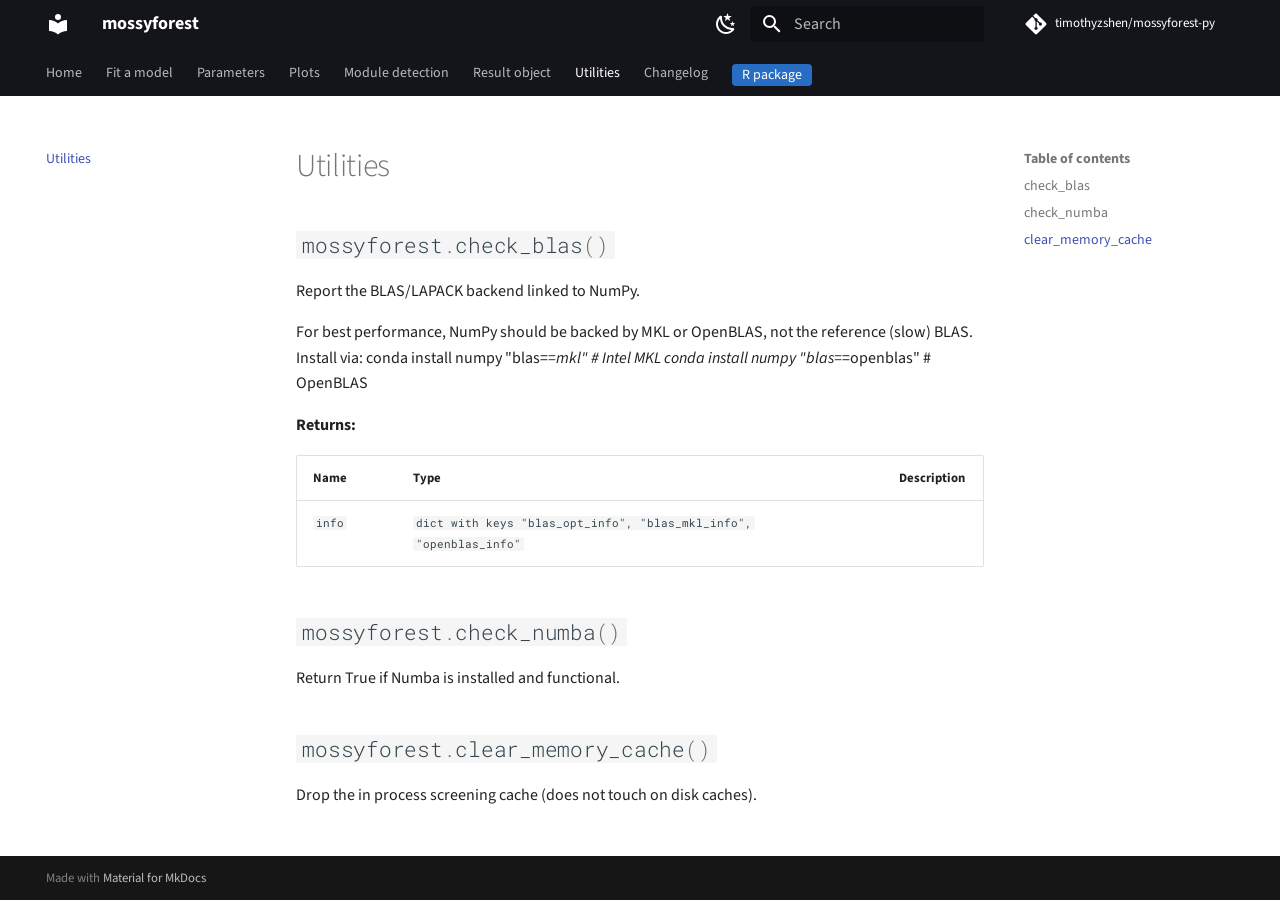
<file: utilities/index.html>
<!doctype html>
<html lang="en" class="no-js">
  <head>
    
      <meta charset="utf-8">
      <meta name="viewport" content="width=device-width,initial-scale=1">
      
        <meta name="description" content="Network aware stable feature selection with random forests and TreeSHAP (Python).">
      
      
      
        <link rel="canonical" href="https://timothyzshen.github.io/mossyforest-py/utilities/">
      
      
        <link rel="prev" href="../result/">
      
      
        <link rel="next" href="../changelog/">
      
      
        
      
      
      <link rel="icon" href="../assets/images/favicon.png">
      <meta name="generator" content="mkdocs-1.6.1, mkdocs-material-9.8.1">
    
    
      
        <title>Utilities - mossyforest</title>
      
    
    
      <link rel="stylesheet" href="../assets/stylesheets/main.57a0d79d.min.css">
      
        
        <link rel="stylesheet" href="../assets/stylesheets/palette.fb2fffe2.min.css">
      
      


    
    
      
    
    
      
        
        
        <link rel="preconnect" href="https://fonts.gstatic.com" crossorigin>
        <link rel="stylesheet" href="https://fonts.googleapis.com/css?family=Source+Sans+Pro:300,300i,400,400i,700,700i%7CRoboto+Mono:400,400i,700,700i&display=fallback">
        <style>:root{--md-text-font:"Source Sans Pro";--md-code-font:"Roboto Mono"}</style>
      
    
    
      <link rel="stylesheet" href="../assets/_mkdocstrings.css">
    
      <link rel="stylesheet" href="../stylesheets/extra.css">
    
    <script>__md_scope=new URL("..",location),__md_hash=e=>[...e].reduce(((e,_)=>(e<<5)-e+_.charCodeAt(0)),0),__md_get=(e,_=localStorage,t=__md_scope)=>JSON.parse(_.getItem(t.pathname+"."+e)),__md_set=(e,_,t=localStorage,a=__md_scope)=>{try{t.setItem(a.pathname+"."+e,JSON.stringify(_))}catch(e){}}</script>
    
      

    
    
  </head>
  
  
    
    
      
    
    
    
    
    <body dir="ltr" data-md-color-scheme="default" data-md-color-primary="black" data-md-color-accent="indigo">
  
    
    <input class="md-toggle" data-md-toggle="drawer" type="checkbox" id="__drawer" autocomplete="off">
    <input class="md-toggle" data-md-toggle="search" type="checkbox" id="__search" autocomplete="off">
    <label class="md-overlay" for="__drawer"></label>
    <div data-md-component="skip">
      
        
        <a href="#utilities" class="md-skip">
          Skip to content
        </a>
      
    </div>
    <div data-md-component="announce">
      
    </div>
    
    
      

<header class="md-header" data-md-component="header">
  <nav class="md-header__inner md-grid" aria-label="Header">
    <a href=".." title="mossyforest" class="md-header__button md-logo" aria-label="mossyforest" data-md-component="logo">
      
  
  <svg xmlns="http://www.w3.org/2000/svg" viewBox="0 0 24 24"><path d="M12 8a3 3 0 0 0 3-3 3 3 0 0 0-3-3 3 3 0 0 0-3 3 3 3 0 0 0 3 3m0 3.54C9.64 9.35 6.5 8 3 8v11c3.5 0 6.64 1.35 9 3.54 2.36-2.19 5.5-3.54 9-3.54V8c-3.5 0-6.64 1.35-9 3.54"/></svg>

    </a>
    <label class="md-header__button md-icon" for="__drawer">
      
      <svg xmlns="http://www.w3.org/2000/svg" viewBox="0 0 24 24"><path d="M3 6h18v2H3zm0 5h18v2H3zm0 5h18v2H3z"/></svg>
    </label>
    <div class="md-header__title" data-md-component="header-title">
      <div class="md-header__ellipsis">
        <div class="md-header__topic">
          <span class="md-ellipsis">
            mossyforest
          </span>
        </div>
        <div class="md-header__topic" data-md-component="header-topic">
          <span class="md-ellipsis">
            
              Utilities
            
          </span>
        </div>
      </div>
    </div>
    
      
        <form class="md-header__option" data-md-component="palette">
  
    
    
    
    <input class="md-option" data-md-color-media="(prefers-color-scheme: light)" data-md-color-scheme="default" data-md-color-primary="black" data-md-color-accent="indigo"  aria-label="Switch to dark mode"  type="radio" name="__palette" id="__palette_0">
    
      <label class="md-header__button md-icon" title="Switch to dark mode" for="__palette_1" hidden>
        <svg xmlns="http://www.w3.org/2000/svg" viewBox="0 0 24 24"><path d="m17.75 4.09-2.53 1.94.91 3.06-2.63-1.81-2.63 1.81.91-3.06-2.53-1.94L12.44 4l1.06-3 1.06 3zm3.5 6.91-1.64 1.25.59 1.98-1.7-1.17-1.7 1.17.59-1.98L15.75 11l2.06-.05L18.5 9l.69 1.95zm-2.28 4.95c.83-.08 1.72 1.1 1.19 1.85-.32.45-.66.87-1.08 1.27C15.17 23 8.84 23 4.94 19.07c-3.91-3.9-3.91-10.24 0-14.14.4-.4.82-.76 1.27-1.08.75-.53 1.93.36 1.85 1.19-.27 2.86.69 5.83 2.89 8.02a9.96 9.96 0 0 0 8.02 2.89m-1.64 2.02a12.08 12.08 0 0 1-7.8-3.47c-2.17-2.19-3.33-5-3.49-7.82-2.81 3.14-2.7 7.96.31 10.98 3.02 3.01 7.84 3.12 10.98.31"/></svg>
      </label>
    
  
    
    
    
    <input class="md-option" data-md-color-media="(prefers-color-scheme: dark)" data-md-color-scheme="slate" data-md-color-primary="black" data-md-color-accent="indigo"  aria-label="Switch to light mode"  type="radio" name="__palette" id="__palette_1">
    
      <label class="md-header__button md-icon" title="Switch to light mode" for="__palette_0" hidden>
        <svg xmlns="http://www.w3.org/2000/svg" viewBox="0 0 24 24"><path d="M12 7a5 5 0 0 1 5 5 5 5 0 0 1-5 5 5 5 0 0 1-5-5 5 5 0 0 1 5-5m0 2a3 3 0 0 0-3 3 3 3 0 0 0 3 3 3 3 0 0 0 3-3 3 3 0 0 0-3-3m0-7 2.39 3.42C13.65 5.15 12.84 5 12 5s-1.65.15-2.39.42zM3.34 7l4.16-.35A7.2 7.2 0 0 0 5.94 8.5c-.44.74-.69 1.5-.83 2.29zm.02 10 1.76-3.77a7.131 7.131 0 0 0 2.38 4.14zM20.65 7l-1.77 3.79a7.02 7.02 0 0 0-2.38-4.15zm-.01 10-4.14.36c.59-.51 1.12-1.14 1.54-1.86.42-.73.69-1.5.83-2.29zM12 22l-2.41-3.44c.74.27 1.55.44 2.41.44.82 0 1.63-.17 2.37-.44z"/></svg>
      </label>
    
  
</form>
      
    
    
      <script>var palette=__md_get("__palette");if(palette&&palette.color){if("(prefers-color-scheme)"===palette.color.media){var media=matchMedia("(prefers-color-scheme: light)"),input=document.querySelector(media.matches?"[data-md-color-media='(prefers-color-scheme: light)']":"[data-md-color-media='(prefers-color-scheme: dark)']");palette.color.media=input.getAttribute("data-md-color-media"),palette.color.scheme=input.getAttribute("data-md-color-scheme"),palette.color.primary=input.getAttribute("data-md-color-primary"),palette.color.accent=input.getAttribute("data-md-color-accent")}for(var[key,value]of Object.entries(palette.color))document.body.setAttribute("data-md-color-"+key,value)}</script>
    
    
    
      
      
        <label class="md-header__button md-icon" for="__search">
          
          <svg xmlns="http://www.w3.org/2000/svg" viewBox="0 0 24 24"><path d="M9.5 3A6.5 6.5 0 0 1 16 9.5c0 1.61-.59 3.09-1.56 4.23l.27.27h.79l5 5-1.5 1.5-5-5v-.79l-.27-.27A6.52 6.52 0 0 1 9.5 16 6.5 6.5 0 0 1 3 9.5 6.5 6.5 0 0 1 9.5 3m0 2C7 5 5 7 5 9.5S7 14 9.5 14 14 12 14 9.5 12 5 9.5 5"/></svg>
        </label>
        <div class="md-search" data-md-component="search" role="dialog">
  <label class="md-search__overlay" for="__search"></label>
  <div class="md-search__inner" role="search">
    <form class="md-search__form" name="search">
      <input type="text" class="md-search__input" name="query" aria-label="Search" placeholder="Search" autocapitalize="off" autocorrect="off" autocomplete="off" spellcheck="false" data-md-component="search-query" required>
      <label class="md-search__icon md-icon" for="__search">
        
        <svg xmlns="http://www.w3.org/2000/svg" viewBox="0 0 24 24"><path d="M9.5 3A6.5 6.5 0 0 1 16 9.5c0 1.61-.59 3.09-1.56 4.23l.27.27h.79l5 5-1.5 1.5-5-5v-.79l-.27-.27A6.52 6.52 0 0 1 9.5 16 6.5 6.5 0 0 1 3 9.5 6.5 6.5 0 0 1 9.5 3m0 2C7 5 5 7 5 9.5S7 14 9.5 14 14 12 14 9.5 12 5 9.5 5"/></svg>
        
        <svg xmlns="http://www.w3.org/2000/svg" viewBox="0 0 24 24"><path d="M20 11v2H8l5.5 5.5-1.42 1.42L4.16 12l7.92-7.92L13.5 5.5 8 11z"/></svg>
      </label>
      <nav class="md-search__options" aria-label="Search">
        
        <button type="reset" class="md-search__icon md-icon" title="Clear" aria-label="Clear" tabindex="-1">
          
          <svg xmlns="http://www.w3.org/2000/svg" viewBox="0 0 24 24"><path d="M19 6.41 17.59 5 12 10.59 6.41 5 5 6.41 10.59 12 5 17.59 6.41 19 12 13.41 17.59 19 19 17.59 13.41 12z"/></svg>
        </button>
      </nav>
      
    </form>
    <div class="md-search__output">
      <div class="md-search__scrollwrap" tabindex="0" data-md-scrollfix>
        <div class="md-search-result" data-md-component="search-result">
          <div class="md-search-result__meta">
            Initializing search
          </div>
          <ol class="md-search-result__list" role="presentation"></ol>
        </div>
      </div>
    </div>
  </div>
</div>
      
    
    
      <div class="md-header__source">
        <a href="https://github.com/timothyzshen/mossyforest-py" title="Go to repository" class="md-source" data-md-component="source">
  <div class="md-source__icon md-icon">
    
    <svg xmlns="http://www.w3.org/2000/svg" viewBox="0 0 448 512"><!--! Font Awesome Free 7.1.0 by @fontawesome - https://fontawesome.com License - https://fontawesome.com/license/free (Icons: CC BY 4.0, Fonts: SIL OFL 1.1, Code: MIT License) Copyright 2025 Fonticons, Inc.--><path d="M439.6 236.1 244 40.5c-5.4-5.5-12.8-8.5-20.4-8.5s-15 3-20.4 8.4L162.5 81l51.5 51.5c27.1-9.1 52.7 16.8 43.4 43.7l49.7 49.7c34.2-11.8 61.2 31 35.5 56.7-26.5 26.5-70.2-2.9-56-37.3L240.3 199v121.9c25.3 12.5 22.3 41.8 9.1 55-6.4 6.4-15.2 10.1-24.3 10.1s-17.8-3.6-24.3-10.1c-17.6-17.6-11.1-46.9 11.2-56v-123c-20.8-8.5-24.6-30.7-18.6-45L142.6 101 8.5 235.1C3 240.6 0 247.9 0 255.5s3 15 8.5 20.4l195.6 195.7c5.4 5.4 12.7 8.4 20.4 8.4s15-3 20.4-8.4l194.7-194.7c5.4-5.4 8.4-12.8 8.4-20.4s-3-15-8.4-20.4"/></svg>
  </div>
  <div class="md-source__repository">
    timothyzshen/mossyforest-py
  </div>
</a>
      </div>
    
  </nav>
  
</header>
    
    <div class="md-container" data-md-component="container">
      
      
        
          
            
<nav class="md-tabs" aria-label="Tabs" data-md-component="tabs">
  <div class="md-grid">
    <ul class="md-tabs__list">
      
        
  
  
  
  
    <li class="md-tabs__item">
      <a href=".." class="md-tabs__link">
        
  
  
    
  
  Home

      </a>
    </li>
  

      
        
  
  
  
  
    <li class="md-tabs__item">
      <a href="../fit/" class="md-tabs__link">
        
  
  
    
  
  Fit a model

      </a>
    </li>
  

      
        
  
  
  
  
    <li class="md-tabs__item">
      <a href="../parameters/" class="md-tabs__link">
        
  
  
    
  
  Parameters

      </a>
    </li>
  

      
        
  
  
  
  
    <li class="md-tabs__item">
      <a href="../plots/" class="md-tabs__link">
        
  
  
    
  
  Plots

      </a>
    </li>
  

      
        
  
  
  
  
    <li class="md-tabs__item">
      <a href="../modules/" class="md-tabs__link">
        
  
  
    
  
  Module detection

      </a>
    </li>
  

      
        
  
  
  
  
    <li class="md-tabs__item">
      <a href="../result/" class="md-tabs__link">
        
  
  
    
  
  Result object

      </a>
    </li>
  

      
        
  
  
  
    
  
  
    <li class="md-tabs__item md-tabs__item--active">
      <a href="./" class="md-tabs__link">
        
  
  
    
  
  Utilities

      </a>
    </li>
  

      
        
  
  
  
  
    <li class="md-tabs__item">
      <a href="../changelog/" class="md-tabs__link">
        
  
  
    
  
  Changelog

      </a>
    </li>
  

      
        
  
  
  
  
    <li class="md-tabs__item">
      <a href="https://timothyzshen.github.io/mossyforest/" class="md-tabs__link">
        
  
  
    
  
  R package

      </a>
    </li>
  

      
    </ul>
  </div>
</nav>
          
        
      
      <main class="md-main" data-md-component="main">
        <div class="md-main__inner md-grid">
          
            
              
              <div class="md-sidebar md-sidebar--primary" data-md-component="sidebar" data-md-type="navigation" >
                <div class="md-sidebar__scrollwrap">
                  <div class="md-sidebar__inner">
                    


  


<nav class="md-nav md-nav--primary md-nav--lifted" aria-label="Navigation" data-md-level="0">
  <label class="md-nav__title" for="__drawer">
    <a href=".." title="mossyforest" class="md-nav__button md-logo" aria-label="mossyforest" data-md-component="logo">
      
  
  <svg xmlns="http://www.w3.org/2000/svg" viewBox="0 0 24 24"><path d="M12 8a3 3 0 0 0 3-3 3 3 0 0 0-3-3 3 3 0 0 0-3 3 3 3 0 0 0 3 3m0 3.54C9.64 9.35 6.5 8 3 8v11c3.5 0 6.64 1.35 9 3.54 2.36-2.19 5.5-3.54 9-3.54V8c-3.5 0-6.64 1.35-9 3.54"/></svg>

    </a>
    mossyforest
  </label>
  
    <div class="md-nav__source">
      <a href="https://github.com/timothyzshen/mossyforest-py" title="Go to repository" class="md-source" data-md-component="source">
  <div class="md-source__icon md-icon">
    
    <svg xmlns="http://www.w3.org/2000/svg" viewBox="0 0 448 512"><!--! Font Awesome Free 7.1.0 by @fontawesome - https://fontawesome.com License - https://fontawesome.com/license/free (Icons: CC BY 4.0, Fonts: SIL OFL 1.1, Code: MIT License) Copyright 2025 Fonticons, Inc.--><path d="M439.6 236.1 244 40.5c-5.4-5.5-12.8-8.5-20.4-8.5s-15 3-20.4 8.4L162.5 81l51.5 51.5c27.1-9.1 52.7 16.8 43.4 43.7l49.7 49.7c34.2-11.8 61.2 31 35.5 56.7-26.5 26.5-70.2-2.9-56-37.3L240.3 199v121.9c25.3 12.5 22.3 41.8 9.1 55-6.4 6.4-15.2 10.1-24.3 10.1s-17.8-3.6-24.3-10.1c-17.6-17.6-11.1-46.9 11.2-56v-123c-20.8-8.5-24.6-30.7-18.6-45L142.6 101 8.5 235.1C3 240.6 0 247.9 0 255.5s3 15 8.5 20.4l195.6 195.7c5.4 5.4 12.7 8.4 20.4 8.4s15-3 20.4-8.4l194.7-194.7c5.4-5.4 8.4-12.8 8.4-20.4s-3-15-8.4-20.4"/></svg>
  </div>
  <div class="md-source__repository">
    timothyzshen/mossyforest-py
  </div>
</a>
    </div>
  
  <ul class="md-nav__list" data-md-scrollfix>
    
      
      
  
  
  
  
    <li class="md-nav__item">
      <a href=".." class="md-nav__link">
        
  
  
  <span class="md-ellipsis">
    
  
    Home
  

    
  </span>
  
  

      </a>
    </li>
  

    
      
      
  
  
  
  
    <li class="md-nav__item">
      <a href="../fit/" class="md-nav__link">
        
  
  
  <span class="md-ellipsis">
    
  
    Fit a model
  

    
  </span>
  
  

      </a>
    </li>
  

    
      
      
  
  
  
  
    <li class="md-nav__item">
      <a href="../parameters/" class="md-nav__link">
        
  
  
  <span class="md-ellipsis">
    
  
    Parameters
  

    
  </span>
  
  

      </a>
    </li>
  

    
      
      
  
  
  
  
    <li class="md-nav__item">
      <a href="../plots/" class="md-nav__link">
        
  
  
  <span class="md-ellipsis">
    
  
    Plots
  

    
  </span>
  
  

      </a>
    </li>
  

    
      
      
  
  
  
  
    <li class="md-nav__item">
      <a href="../modules/" class="md-nav__link">
        
  
  
  <span class="md-ellipsis">
    
  
    Module detection
  

    
  </span>
  
  

      </a>
    </li>
  

    
      
      
  
  
  
  
    <li class="md-nav__item">
      <a href="../result/" class="md-nav__link">
        
  
  
  <span class="md-ellipsis">
    
  
    Result object
  

    
  </span>
  
  

      </a>
    </li>
  

    
      
      
  
  
    
  
  
  
    <li class="md-nav__item md-nav__item--active">
      
      <input class="md-nav__toggle md-toggle" type="checkbox" id="__toc">
      
      
        
      
      
        <label class="md-nav__link md-nav__link--active" for="__toc">
          
  
  
  <span class="md-ellipsis">
    
  
    Utilities
  

    
  </span>
  
  

          <span class="md-nav__icon md-icon"></span>
        </label>
      
      <a href="./" class="md-nav__link md-nav__link--active">
        
  
  
  <span class="md-ellipsis">
    
  
    Utilities
  

    
  </span>
  
  

      </a>
      
        

<nav class="md-nav md-nav--secondary" aria-label="Table of contents">
  
  
  
    
  
  
    <label class="md-nav__title" for="__toc">
      <span class="md-nav__icon md-icon"></span>
      Table of contents
    </label>
    <ul class="md-nav__list" data-md-component="toc" data-md-scrollfix>
      
        <li class="md-nav__item">
  <a href="#mossyforest.check_blas" class="md-nav__link">
    <span class="md-ellipsis">
      
        check_blas
      
    </span>
  </a>
  
</li>
      
        <li class="md-nav__item">
  <a href="#mossyforest.check_numba" class="md-nav__link">
    <span class="md-ellipsis">
      
        check_numba
      
    </span>
  </a>
  
</li>
      
        <li class="md-nav__item">
  <a href="#mossyforest.clear_memory_cache" class="md-nav__link">
    <span class="md-ellipsis">
      
        clear_memory_cache
      
    </span>
  </a>
  
</li>
      
    </ul>
  
</nav>
      
    </li>
  

    
      
      
  
  
  
  
    <li class="md-nav__item">
      <a href="../changelog/" class="md-nav__link">
        
  
  
  <span class="md-ellipsis">
    
  
    Changelog
  

    
  </span>
  
  

      </a>
    </li>
  

    
      
      
  
  
  
  
    <li class="md-nav__item">
      <a href="https://timothyzshen.github.io/mossyforest/" class="md-nav__link">
        
  
  
  <span class="md-ellipsis">
    
  
    R package
  

    
  </span>
  
  

      </a>
    </li>
  

    
  </ul>
</nav>
                  </div>
                </div>
              </div>
            
            
              
              <div class="md-sidebar md-sidebar--secondary" data-md-component="sidebar" data-md-type="toc" >
                <div class="md-sidebar__scrollwrap">
                  <div class="md-sidebar__inner">
                    

<nav class="md-nav md-nav--secondary" aria-label="Table of contents">
  
  
  
    
  
  
    <label class="md-nav__title" for="__toc">
      <span class="md-nav__icon md-icon"></span>
      Table of contents
    </label>
    <ul class="md-nav__list" data-md-component="toc" data-md-scrollfix>
      
        <li class="md-nav__item">
  <a href="#mossyforest.check_blas" class="md-nav__link">
    <span class="md-ellipsis">
      
        check_blas
      
    </span>
  </a>
  
</li>
      
        <li class="md-nav__item">
  <a href="#mossyforest.check_numba" class="md-nav__link">
    <span class="md-ellipsis">
      
        check_numba
      
    </span>
  </a>
  
</li>
      
        <li class="md-nav__item">
  <a href="#mossyforest.clear_memory_cache" class="md-nav__link">
    <span class="md-ellipsis">
      
        clear_memory_cache
      
    </span>
  </a>
  
</li>
      
    </ul>
  
</nav>
                  </div>
                </div>
              </div>
            
          
          
            <div class="md-content" data-md-component="content">
              
              <article class="md-content__inner md-typeset">
                
                  


  
  


<h1 id="utilities">Utilities<a class="headerlink" href="#utilities" title="Permanent link">&para;</a></h1>


<div class="doc doc-object doc-function">


<h2 id="mossyforest.check_blas" class="doc doc-heading">
            <code class="highlight language-python"><span class="n">mossyforest</span><span class="o">.</span><span class="n">check_blas</span><span class="p">()</span></code>

<a href="#mossyforest.check_blas" class="headerlink" title="Permanent link">&para;</a></h2>


    <div class="doc doc-contents first">

        <p>Report the BLAS/LAPACK backend linked to NumPy.</p>
<p>For best performance, NumPy should be backed by MKL or OpenBLAS,
not the reference (slow) BLAS.  Install via:
    conda install numpy "blas=<em>=mkl"     # Intel MKL
    conda install numpy "blas=</em>=openblas"  # OpenBLAS</p>


    <p><span class="doc-section-title">Returns:</span></p>
    <table>
      <thead>
        <tr>
<th>Name</th>          <th>Type</th>
          <th>Description</th>
        </tr>
      </thead>
      <tbody>
          <tr class="doc-section-item">
<td><code>info</code></td>            <td>
                  <code>dict with keys &#34;blas_opt_info&#34;, &#34;blas_mkl_info&#34;, &#34;openblas_info&#34;</code>
            </td>
            <td>
              <div class="doc-md-description">
                
              </div>
            </td>
          </tr>
      </tbody>
    </table>


    </div>

</div>

<div class="doc doc-object doc-function">


<h2 id="mossyforest.check_numba" class="doc doc-heading">
            <code class="highlight language-python"><span class="n">mossyforest</span><span class="o">.</span><span class="n">check_numba</span><span class="p">()</span></code>

<a href="#mossyforest.check_numba" class="headerlink" title="Permanent link">&para;</a></h2>


    <div class="doc doc-contents first">

        <p>Return True if Numba is installed and functional.</p>


    </div>

</div>

<div class="doc doc-object doc-function">


<h2 id="mossyforest.clear_memory_cache" class="doc doc-heading">
            <code class="highlight language-python"><span class="n">mossyforest</span><span class="o">.</span><span class="n">clear_memory_cache</span><span class="p">()</span></code>

<a href="#mossyforest.clear_memory_cache" class="headerlink" title="Permanent link">&para;</a></h2>


    <div class="doc doc-contents first">

        <p>Drop the in process screening cache (does not touch on disk caches).</p>


    </div>

</div>












                
              </article>
            </div>
          
          
<script>var target=document.getElementById(location.hash.slice(1));target&&target.name&&(target.checked=target.name.startsWith("__tabbed_"))</script>
        </div>
        
          <button type="button" class="md-top md-icon" data-md-component="top" hidden>
  
  <svg xmlns="http://www.w3.org/2000/svg" viewBox="0 0 24 24"><path d="M13 20h-2V8l-5.5 5.5-1.42-1.42L12 4.16l7.92 7.92-1.42 1.42L13 8z"/></svg>
  Back to top
</button>
        
      </main>
      
        <footer class="md-footer">
  
  <div class="md-footer-meta md-typeset">
    <div class="md-footer-meta__inner md-grid">
      <div class="md-copyright">
  
  
    Made with
    <a href="https://squidfunk.github.io/mkdocs-material/" target="_blank" rel="noopener">
      Material for MkDocs
    </a>
  
</div>
      
    </div>
  </div>
</footer>
      
    </div>
    <div class="md-dialog" data-md-component="dialog">
      <div class="md-dialog__inner md-typeset"></div>
    </div>
    
    
    
      
      
      <script id="__config" type="application/json">{"annotate": null, "base": "..", "features": ["navigation.top", "navigation.tabs", "content.code.copy"], "search": "../assets/javascripts/workers/search.a7633da7.min.js", "tags": null, "translations": {"clipboard.copied": "Copied to clipboard", "clipboard.copy": "Copy to clipboard", "search.result.more.one": "1 more on this page", "search.result.more.other": "# more on this page", "search.result.none": "No matching documents", "search.result.one": "1 matching document", "search.result.other": "# matching documents", "search.result.placeholder": "Type to start searching", "search.result.term.missing": "Missing", "select.version": "Select version"}, "version": null}</script>
    
    
      <script src="../assets/javascripts/bundle.a5f9d56c.min.js"></script>
      
    
  </body>
</html>
</file>
<file: assets/_mkdocstrings.css>
/* Avoid breaking parameter names, etc. in table cells. */
.doc-contents td code {
  word-break: normal !important;
}

/* No line break before first paragraph of descriptions. */
.doc-md-description,
.doc-md-description>p:first-child {
  display: inline;
}

/* No text transformation from Material for MkDocs for H5 headings. */
.md-typeset h5 .doc-object-name {
  text-transform: none;
}

/* Max width for docstring sections tables. */
.doc .md-typeset__table,
.doc .md-typeset__table table {
  display: table !important;
  width: 100%;
}

.doc .md-typeset__table tr {
  display: table-row;
}

/* Defaults in Spacy table style. */
.doc-param-default,
.doc-type_param-default {
  float: right;
}

/* Parameter headings must be inline, not blocks. */
.doc-heading-parameter,
.doc-heading-type_parameter {
  display: inline;
}

/* Default font size for parameter headings. */
.md-typeset .doc-heading-parameter {
  font-size: inherit;
}

/* Prefer space on the right, not the left of parameter permalinks. */
.doc-heading-parameter .headerlink,
.doc-heading-type_parameter .headerlink {
  margin-left: 0 !important;
  margin-right: 0.2rem;
}

/* Backward-compatibility: docstring section titles in bold. */
.doc-section-title {
  font-weight: bold;
}

/* Backlinks crumb separator. */
.doc-backlink-crumb {
  display: inline-flex;
  gap: .2rem;
  white-space: nowrap;
  align-items: center;
  vertical-align: middle;
}
.doc-backlink-crumb:not(:first-child)::before {
  background-color: var(--md-default-fg-color--lighter);
  content: "";
  display: inline;
  height: 1rem;
  --md-path-icon: url('data:image/svg+xml;charset=utf-8,<svg xmlns="http://www.w3.org/2000/svg" viewBox="0 0 24 24"><path d="M8.59 16.58 13.17 12 8.59 7.41 10 6l6 6-6 6z"/></svg>');
  -webkit-mask-image: var(--md-path-icon);
  mask-image: var(--md-path-icon);
  width: 1rem;
}
.doc-backlink-crumb.last {
  font-weight: bold;
}

/* Symbols in Navigation and ToC. */
:root, :host,
[data-md-color-scheme="default"] {
  --doc-symbol-parameter-fg-color: #df50af;
  --doc-symbol-type_parameter-fg-color: #df50af;
  --doc-symbol-attribute-fg-color: #953800;
  --doc-symbol-function-fg-color: #8250df;
  --doc-symbol-method-fg-color: #8250df;
  --doc-symbol-class-fg-color: #0550ae;
  --doc-symbol-type_alias-fg-color: #0550ae;
  --doc-symbol-module-fg-color: #5cad0f;

  --doc-symbol-parameter-bg-color: #df50af1a;
  --doc-symbol-type_parameter-bg-color: #df50af1a;
  --doc-symbol-attribute-bg-color: #9538001a;
  --doc-symbol-function-bg-color: #8250df1a;
  --doc-symbol-method-bg-color: #8250df1a;
  --doc-symbol-class-bg-color: #0550ae1a;
  --doc-symbol-type_alias-bg-color: #0550ae1a;
  --doc-symbol-module-bg-color: #5cad0f1a;
}

[data-md-color-scheme="slate"] {
  --doc-symbol-parameter-fg-color: #ffa8cc;
  --doc-symbol-type_parameter-fg-color: #ffa8cc;
  --doc-symbol-attribute-fg-color: #ffa657;
  --doc-symbol-function-fg-color: #d2a8ff;
  --doc-symbol-method-fg-color: #d2a8ff;
  --doc-symbol-class-fg-color: #79c0ff;
  --doc-symbol-type_alias-fg-color: #79c0ff;
  --doc-symbol-module-fg-color: #baff79;

  --doc-symbol-parameter-bg-color: #ffa8cc1a;
  --doc-symbol-type_parameter-bg-color: #ffa8cc1a;
  --doc-symbol-attribute-bg-color: #ffa6571a;
  --doc-symbol-function-bg-color: #d2a8ff1a;
  --doc-symbol-method-bg-color: #d2a8ff1a;
  --doc-symbol-class-bg-color: #79c0ff1a;
  --doc-symbol-type_alias-bg-color: #79c0ff1a;
  --doc-symbol-module-bg-color: #baff791a;
}

code.doc-symbol {
  border-radius: .1rem;
  font-size: .85em;
  padding: 0 .3em;
  font-weight: bold;
}

code.doc-symbol-parameter,
a code.doc-symbol-parameter {
  color: var(--doc-symbol-parameter-fg-color);
  background-color: var(--doc-symbol-parameter-bg-color);
}

code.doc-symbol-parameter::after {
  content: "param";
}

code.doc-symbol-type_parameter,
a code.doc-symbol-type_parameter {
  color: var(--doc-symbol-type_parameter-fg-color);
  background-color: var(--doc-symbol-type_parameter-bg-color);
}

code.doc-symbol-type_parameter::after {
  content: "type-param";
}

code.doc-symbol-attribute,
a code.doc-symbol-attribute {
  color: var(--doc-symbol-attribute-fg-color);
  background-color: var(--doc-symbol-attribute-bg-color);
}

code.doc-symbol-attribute::after {
  content: "attr";
}

code.doc-symbol-function,
a code.doc-symbol-function {
  color: var(--doc-symbol-function-fg-color);
  background-color: var(--doc-symbol-function-bg-color);
}

code.doc-symbol-function::after {
  content: "func";
}

code.doc-symbol-method,
a code.doc-symbol-method {
  color: var(--doc-symbol-method-fg-color);
  background-color: var(--doc-symbol-method-bg-color);
}

code.doc-symbol-method::after {
  content: "meth";
}

code.doc-symbol-class,
a code.doc-symbol-class {
  color: var(--doc-symbol-class-fg-color);
  background-color: var(--doc-symbol-class-bg-color);
}

code.doc-symbol-class::after {
  content: "class";
}


code.doc-symbol-type_alias,
a code.doc-symbol-type_alias {
  color: var(--doc-symbol-type_alias-fg-color);
  background-color: var(--doc-symbol-type_alias-bg-color);
}

code.doc-symbol-type_alias::after {
  content: "type";
}

code.doc-symbol-module,
a code.doc-symbol-module {
  color: var(--doc-symbol-module-fg-color);
  background-color: var(--doc-symbol-module-bg-color);
}

code.doc-symbol-module::after {
  content: "mod";
}

.doc-signature .autorefs {
  color: inherit;
  border-bottom: 1px dotted currentcolor;
}

/* Source code blocks (admonitions). */
:root {
  --md-admonition-icon--mkdocstrings-source: url('data:image/svg+xml;charset=utf-8,<svg xmlns="http://www.w3.org/2000/svg" viewBox="0 0 24 24"><path d="M15.22 4.97a.75.75 0 0 1 1.06 0l6.5 6.5a.75.75 0 0 1 0 1.06l-6.5 6.5a.749.749 0 0 1-1.275-.326.75.75 0 0 1 .215-.734L21.19 12l-5.97-5.97a.75.75 0 0 1 0-1.06m-6.44 0a.75.75 0 0 1 0 1.06L2.81 12l5.97 5.97a.749.749 0 0 1-.326 1.275.75.75 0 0 1-.734-.215l-6.5-6.5a.75.75 0 0 1 0-1.06l6.5-6.5a.75.75 0 0 1 1.06 0"/></svg>')
}
.md-typeset .admonition.mkdocstrings-source,
.md-typeset details.mkdocstrings-source {
  border: none;
  padding: 0;
}
.md-typeset .admonition.mkdocstrings-source:focus-within,
.md-typeset details.mkdocstrings-source:focus-within {
  box-shadow: none;
}
.md-typeset .mkdocstrings-source > .admonition-title,
.md-typeset .mkdocstrings-source > summary {
  background-color: inherit;
}
.md-typeset .mkdocstrings-source > .admonition-title::before,
.md-typeset .mkdocstrings-source > summary::before {
  background-color: var(--md-default-fg-color);
  -webkit-mask-image: var(--md-admonition-icon--mkdocstrings-source);
          mask-image: var(--md-admonition-icon--mkdocstrings-source);
}
</file>
<file: stylesheets/extra.css>
.md-tabs__link[href="https://timothyzshen.github.io/mossyforest/"] {
  color: #ffffff;
  background-color: #276dc3;
  border-radius: 0.2rem;
  padding: 0.1rem 0.5rem;
  opacity: 1;
}

.md-tabs__link[href="https://timothyzshen.github.io/mossyforest/"]:hover {
  background-color: #1f5aa3;
}

.md-typeset img[alt="R"] {
  height: 1.1em;
  width: auto;
  vertical-align: text-bottom;
}
</file>
<file: assets/stylesheets/main.57a0d79d.min.css>
@charset "UTF-8";html{box-sizing:border-box;-webkit-text-size-adjust:none;-moz-text-size-adjust:none;text-size-adjust:none}*,:after,:before{box-sizing:inherit}@media(prefers-reduced-motion){*,:after,:before{transition:none!important}}body{margin:0;-webkit-font-smoothing:antialiased;-moz-osx-font-smoothing:grayscale;--md-text-font-family:var(--md-text-font, _),
    -apple-system, BlinkMacSystemFont, Helvetica, Arial, sans-serif;--md-code-font-family:var(--md-code-font, _),
    SFMono-Regular, Consolas, Menlo, monospace}.md-typeset code:not(.focus-visible),a,button,input,label{-webkit-tap-highlight-color:transparent}a{color:inherit;text-decoration:none}hr{box-sizing:initial;display:block;height:.05rem;padding:0;overflow:visible;border:0}small{font-size:80%}sub,sup{line-height:1em}img{border-style:none}table{border-spacing:0;border-collapse:initial}td,th{font-weight:400;vertical-align:top}button{padding:0;margin:0;font-family:inherit;font-size:inherit;background:#0000;border:0}input{border:0;outline:none}:root{--md-primary-fg-color:#4051b5;--md-primary-fg-color--light:#5d6cc0;--md-primary-fg-color--dark:#303fa1;--md-primary-bg-color:#fff;--md-primary-bg-color--light:#ffffffb3;--md-accent-fg-color:#526cfe;--md-accent-fg-color--transparent:#526cfe1a;--md-accent-bg-color:#fff;--md-accent-bg-color--light:#ffffffb3;--md-typeset-table-sort-icon:url("data:image/svg+xml;charset=utf-8,<svg xmlns='http://www.w3.org/2000/svg' viewBox='0 0 24 24'><path d='m18 21-4-4h3V7h-3l4-4 4 4h-3v10h3M2 19v-2h10v2M2 13v-2h7v2M2 7V5h4v2z'/></svg>");--md-typeset-table-sort-icon--asc:url("data:image/svg+xml;charset=utf-8,<svg xmlns='http://www.w3.org/2000/svg' viewBox='0 0 24 24'><path d='M19 17h3l-4 4-4-4h3V3h2M2 17h10v2H2M6 5v2H2V5m0 6h7v2H2z'/></svg>");--md-typeset-table-sort-icon--desc:url("data:image/svg+xml;charset=utf-8,<svg xmlns='http://www.w3.org/2000/svg' viewBox='0 0 24 24'><path d='M19 7h3l-4-4-4 4h3v14h2M2 17h10v2H2M6 5v2H2V5m0 6h7v2H2z'/></svg>")}[data-md-color-scheme=default]{color-scheme:light}[data-md-color-scheme=default] img[src$="#gh-dark-mode-only"],[data-md-color-scheme=default] img[src$="#only-dark"]{display:none}:root,[data-md-color-scheme=default]{--md-hue:225deg;--md-default-fg-color:#000000de;--md-default-fg-color--light:#0000008a;--md-default-fg-color--lighter:#00000052;--md-default-fg-color--lightest:#00000012;--md-default-bg-color:#fff;--md-default-bg-color--light:#ffffffb3;--md-default-bg-color--lighter:#ffffff4d;--md-default-bg-color--lightest:#ffffff1f;--md-code-fg-color:#36464e;--md-code-bg-color:#f5f5f5;--md-code-bg-color--light:#f5f5f5b3;--md-code-bg-color--lighter:#f5f5f54d;--md-code-hl-color:#4287ff;--md-code-hl-color--light:#4287ff1a;--md-code-hl-number-color:#d52a2a;--md-code-hl-special-color:#db1457;--md-code-hl-function-color:#a846b9;--md-code-hl-constant-color:#6e59d9;--md-code-hl-keyword-color:#3f6ec6;--md-code-hl-string-color:#1c7d4d;--md-code-hl-name-color:var(--md-code-fg-color);--md-code-hl-operator-color:var(--md-default-fg-color--light);--md-code-hl-punctuation-color:var(--md-default-fg-color--light);--md-code-hl-comment-color:var(--md-default-fg-color--light);--md-code-hl-generic-color:var(--md-default-fg-color--light);--md-code-hl-variable-color:var(--md-default-fg-color--light);--md-typeset-color:var(--md-default-fg-color);--md-typeset-a-color:var(--md-primary-fg-color);--md-typeset-del-color:#f5503d26;--md-typeset-ins-color:#0bd57026;--md-typeset-kbd-color:#fafafa;--md-typeset-kbd-accent-color:#fff;--md-typeset-kbd-border-color:#b8b8b8;--md-typeset-mark-color:#ffff0080;--md-typeset-table-color:#0000001f;--md-typeset-table-color--light:#00000009;--md-admonition-fg-color:var(--md-default-fg-color);--md-admonition-bg-color:var(--md-default-bg-color);--md-warning-fg-color:#000000de;--md-warning-bg-color:#ff9;--md-footer-fg-color:#fff;--md-footer-fg-color--light:#ffffffb3;--md-footer-fg-color--lighter:#ffffff73;--md-footer-bg-color:#000000de;--md-footer-bg-color--dark:#00000052;--md-shadow-z1:0 0.2rem 0.5rem #0000000d,
    0 0 0.05rem #0000001a;--md-shadow-z2:0 0.2rem 0.5rem #0000001a,
    0 0 0.05rem #00000040;--md-shadow-z3:0 0.2rem 0.5rem #0003,
    0 0 0.05rem #00000059}.md-icon svg{display:block;width:1.2rem;height:1.2rem;fill:currentcolor}aside,body,input{font-family:var(--md-text-font-family);font-feature-settings:"kern","liga";color:var(--md-typeset-color)}code,kbd,pre{font-family:var(--md-code-font-family);font-feature-settings:"kern"}.md-typeset{font-size:.8rem;line-height:1.6;overflow-wrap:break-word;-webkit-print-color-adjust:exact;color-adjust:exact}@media print{.md-typeset{font-size:.68rem}.md-typeset code,.md-typeset kbd,.md-typeset pre{white-space:pre-wrap}}.md-typeset blockquote,.md-typeset dl,.md-typeset figure,.md-typeset ol,.md-typeset pre,.md-typeset ul{margin-top:1em;margin-bottom:1em}.md-typeset h1{margin:0 0 1.25em;font-size:2em;line-height:1.3;color:var(--md-default-fg-color--light)}.md-typeset h1,.md-typeset h2{font-weight:300;letter-spacing:-.01em}.md-typeset h2{margin:1.6em 0 .64em;font-size:1.5625em;line-height:1.4}.md-typeset h3{margin:1.6em 0 .8em;font-size:1.25em;font-weight:400;line-height:1.5;letter-spacing:-.01em}.md-typeset h2+h3{margin-top:.8em}.md-typeset h4{margin:1em 0;font-weight:700;letter-spacing:-.01em}.md-typeset h5,.md-typeset h6{margin:1.25em 0;font-size:.8em;font-weight:700;color:var(--md-default-fg-color--light);letter-spacing:-.01em}.md-typeset h5{text-transform:uppercase}.md-typeset h5 code{text-transform:none}.md-typeset hr{display:flow-root;margin:1.5em 0;border-bottom:.05rem solid var(--md-default-fg-color--lightest)}.md-typeset a{color:var(--md-typeset-a-color);word-break:break-word}.md-typeset a,.md-typeset a:before{transition:color 125ms}.md-typeset a:focus,.md-typeset a:hover{color:var(--md-accent-fg-color)}.md-typeset a:focus code,.md-typeset a:hover code{color:var(--md-accent-fg-color);background-color:var(--md-accent-fg-color--transparent)}.md-typeset a code{color:var(--md-typeset-a-color)}.md-typeset a.focus-visible{outline-color:var(--md-accent-fg-color);outline-offset:.2rem}.md-typeset code,.md-typeset kbd,.md-typeset pre{font-variant-ligatures:none;color:var(--md-code-fg-color);direction:ltr;transition:background-color 125ms}.md-typeset code{padding:0 .2941176471em;font-size:.85em;word-break:break-word;background-color:var(--md-code-bg-color);border-radius:.1rem;-webkit-box-decoration-break:clone;box-decoration-break:clone;transition:color 125ms,background-color 125ms}.md-typeset code:not(.focus-visible){outline:none}.md-typeset pre{position:relative;display:flow-root;line-height:1.4}.md-typeset pre>code{display:block;padding:.7720588235em 1.1764705882em;margin:0;overflow:auto;word-break:normal;touch-action:auto;scrollbar-color:var(--md-default-fg-color--lighter) #0000;scrollbar-width:thin;outline-color:var(--md-accent-fg-color);box-shadow:none;-webkit-box-decoration-break:slice;box-decoration-break:slice}.md-typeset pre>code:hover{scrollbar-color:var(--md-accent-fg-color) #0000}.md-typeset pre>code::-webkit-scrollbar{width:.2rem;height:.2rem}.md-typeset pre>code::-webkit-scrollbar-thumb{background-color:var(--md-default-fg-color--lighter)}.md-typeset pre>code::-webkit-scrollbar-thumb:hover{background-color:var(--md-accent-fg-color)}.md-typeset kbd{display:inline-block;padding:0 .6666666667em;font-size:.75em;color:var(--md-default-fg-color);word-break:break-word;vertical-align:text-top;background-color:var(--md-typeset-kbd-color);border-radius:.1rem;box-shadow:0 .1rem 0 .05rem var(--md-typeset-kbd-border-color),0 .1rem 0 var(--md-typeset-kbd-border-color),0 -.1rem .2rem var(--md-typeset-kbd-accent-color) inset}.md-typeset mark{color:inherit;word-break:break-word;background-color:var(--md-typeset-mark-color);-webkit-box-decoration-break:clone;box-decoration-break:clone}.md-typeset abbr{text-decoration:none;cursor:help}.md-typeset [data-preview],.md-typeset abbr{border-bottom:.05rem dotted var(--md-default-fg-color--light)}.md-typeset small{opacity:.75}[dir=ltr] .md-typeset sub,[dir=ltr] .md-typeset sup{margin-left:.078125em}[dir=rtl] .md-typeset sub,[dir=rtl] .md-typeset sup{margin-right:.078125em}[dir=ltr] .md-typeset blockquote{padding-left:.6rem;border-left:.2rem solid var(--md-default-fg-color--lighter)}[dir=rtl] .md-typeset blockquote{padding-right:.6rem;border-right:.2rem solid var(--md-default-fg-color--lighter)}.md-typeset blockquote{margin-left:0;margin-right:0;color:var(--md-default-fg-color--light)}.md-typeset ul{list-style-type:disc}.md-typeset ul[type]{list-style-type:revert-layer}[dir=ltr] .md-typeset ol,[dir=ltr] .md-typeset ol li ol,[dir=ltr] .md-typeset ol li ul,[dir=ltr] .md-typeset ul,[dir=ltr] .md-typeset ul li ol,[dir=ltr] .md-typeset ul li ul{margin-left:.625em}[dir=rtl] .md-typeset ol,[dir=rtl] .md-typeset ol li ol,[dir=rtl] .md-typeset ol li ul,[dir=rtl] .md-typeset ul,[dir=rtl] .md-typeset ul li ol,[dir=rtl] .md-typeset ul li ul{margin-right:.625em}.md-typeset ol,.md-typeset ul{padding:0}.md-typeset ol:not([hidden]),.md-typeset ul:not([hidden]){display:flow-root}.md-typeset ol ol,.md-typeset ul ol{list-style-type:lower-alpha}.md-typeset ol ol ol,.md-typeset ul ol ol{list-style-type:lower-roman}.md-typeset ol ol ol ol,.md-typeset ul ol ol ol{list-style-type:upper-alpha}.md-typeset ol ol ol ol ol,.md-typeset ul ol ol ol ol{list-style-type:upper-roman}.md-typeset ol[type],.md-typeset ul[type]{list-style-type:revert-layer}[dir=ltr] .md-typeset ol li,[dir=ltr] .md-typeset ul li{margin-left:1.25em}[dir=rtl] .md-typeset ol li,[dir=rtl] .md-typeset ul li{margin-right:1.25em}.md-typeset ol li,.md-typeset ul li{margin-bottom:.5em}.md-typeset ol li blockquote,.md-typeset ol li p,.md-typeset ul li blockquote,.md-typeset ul li p{margin:.5em 0}.md-typeset ol li:last-child,.md-typeset ul li:last-child{margin-bottom:0}.md-typeset ol li ol,.md-typeset ol li ul,.md-typeset ul li ol,.md-typeset ul li ul{margin-top:.5em;margin-bottom:.5em}[dir=ltr] .md-typeset dd{margin-left:1.875em}[dir=rtl] .md-typeset dd{margin-right:1.875em}.md-typeset dd{margin-top:1em;margin-bottom:1.5em}.md-typeset img,.md-typeset svg,.md-typeset video{max-width:100%;height:auto}.md-typeset img[align=left]{margin:1em 1em 1em 0}.md-typeset img[align=right]{margin:1em 0 1em 1em}.md-typeset img[align]:only-child{margin-top:0}.md-typeset figure{display:flow-root;width:fit-content;max-width:100%;margin:1em auto;text-align:center}.md-typeset figure img{display:block;margin:0 auto}.md-typeset figcaption{max-width:24rem;margin:1em auto;font-style:italic}.md-typeset iframe{max-width:100%}.md-typeset table:not([class]){display:inline-block;max-width:100%;overflow:auto;font-size:.64rem;touch-action:auto;background-color:var(--md-default-bg-color);border:.05rem solid var(--md-typeset-table-color);border-radius:.1rem}@media print{.md-typeset table:not([class]){display:table}}.md-typeset table:not([class])+*{margin-top:1.5em}.md-typeset table:not([class]) td>:first-child,.md-typeset table:not([class]) th>:first-child{margin-top:0}.md-typeset table:not([class]) td>:last-child,.md-typeset table:not([class]) th>:last-child{margin-bottom:0}.md-typeset table:not([class]) td:not([align]),.md-typeset table:not([class]) th:not([align]){text-align:left}[dir=rtl] .md-typeset table:not([class]) td:not([align]),[dir=rtl] .md-typeset table:not([class]) th:not([align]){text-align:right}.md-typeset table:not([class]) th{min-width:5rem;padding:.9375em 1.25em;font-weight:700;vertical-align:top}.md-typeset table:not([class]) td{padding:.9375em 1.25em;vertical-align:top;border-top:.05rem solid var(--md-typeset-table-color)}.md-typeset table:not([class]) tbody tr{transition:background-color 125ms}.md-typeset table:not([class]) tbody tr:hover{background-color:var(--md-typeset-table-color--light);box-shadow:0 .05rem 0 var(--md-default-bg-color) inset}.md-typeset table:not([class]) a{word-break:normal}.md-typeset table th[role=columnheader]{cursor:pointer}[dir=ltr] .md-typeset table th[role=columnheader]:after{margin-left:.5em}[dir=rtl] .md-typeset table th[role=columnheader]:after{margin-right:.5em}.md-typeset table th[role=columnheader]:after{display:inline-block;width:1.2em;height:1.2em;vertical-align:text-bottom;content:"";-webkit-mask-image:var(--md-typeset-table-sort-icon);mask-image:var(--md-typeset-table-sort-icon);-webkit-mask-repeat:no-repeat;mask-repeat:no-repeat;-webkit-mask-size:contain;mask-size:contain;transition:background-color 125ms}.md-typeset table th[role=columnheader]:hover:after{background-color:var(--md-default-fg-color--lighter)}.md-typeset table th[role=columnheader][aria-sort=ascending]:after{background-color:var(--md-default-fg-color--light);-webkit-mask-image:var(--md-typeset-table-sort-icon--asc);mask-image:var(--md-typeset-table-sort-icon--asc)}.md-typeset table th[role=columnheader][aria-sort=descending]:after{background-color:var(--md-default-fg-color--light);-webkit-mask-image:var(--md-typeset-table-sort-icon--desc);mask-image:var(--md-typeset-table-sort-icon--desc)}.md-typeset__scrollwrap{margin:1em -.8rem;overflow-x:auto;touch-action:auto}.md-typeset__table{display:inline-block;padding:0 .8rem;margin-bottom:.5em}@media print{.md-typeset__table{display:block}}html .md-typeset__table table{display:table;width:100%;margin:0;overflow:hidden}@media screen and (max-width:44.984375em){.md-content__inner>pre{margin:1em -.8rem}.md-content__inner>pre code{border-radius:0}}.md-typeset .md-author{position:relative;display:block;flex-shrink:0;width:1.6rem;height:1.6rem;overflow:hidden;border-radius:100%;transition:color 125ms,transform 125ms}.md-typeset .md-author img{display:block}.md-typeset .md-author--more{font-size:.6rem;font-weight:700;line-height:1.6rem;color:var(--md-default-fg-color--lighter);text-align:center;background:var(--md-default-fg-color--lightest)}.md-typeset .md-author--long{width:2.4rem;height:2.4rem}.md-typeset a.md-author{transform:scale(1)}.md-typeset a.md-author img{filter:grayscale(100%) opacity(75%);border-radius:100%;transition:filter 125ms}.md-typeset a.md-author:focus,.md-typeset a.md-author:hover{z-index:1;transform:scale(1.1)}.md-typeset a.md-author:focus img,.md-typeset a.md-author:hover img{filter:grayscale(0)}.md-banner{overflow:auto;color:var(--md-footer-fg-color);background-color:var(--md-footer-bg-color)}@media print{.md-banner{display:none}}.md-banner--warning{color:var(--md-warning-fg-color);background-color:var(--md-warning-bg-color)}.md-banner__inner{padding:0 .8rem;margin:.6rem auto;font-size:.7rem}[dir=ltr] .md-banner__button{float:right}[dir=rtl] .md-banner__button{float:left}.md-banner__button{color:inherit;cursor:pointer;transition:opacity .25s}.no-js .md-banner__button{display:none}.md-banner__button:hover{opacity:.7}html{height:100%;overflow-x:hidden;font-size:125%}@media screen and (min-width:100em){html{font-size:137.5%}}@media screen and (min-width:125em){html{font-size:150%}}body{position:relative;display:flex;flex-direction:column;width:100%;min-height:100%;font-size:.5rem;background-color:var(--md-default-bg-color)}@media print{body{display:block}}@media screen and (max-width:59.984375em){body[data-md-scrolllock]{position:fixed}}.md-grid{max-width:61rem;margin-left:auto;margin-right:auto}.md-container{display:flex;flex-grow:1;flex-direction:column}@media print{.md-container{display:block}}.md-main{flex-grow:1}.md-main__inner{display:flex;height:100%;margin-top:1.5rem}.md-ellipsis{overflow:hidden;text-overflow:ellipsis}.md-toggle{display:none}.md-option{position:absolute;width:0;height:0;opacity:0}.md-option:checked+label:not([hidden]){display:block}.md-option.focus-visible+label{outline-style:auto;outline-color:var(--md-accent-fg-color)}.md-skip{position:fixed;z-index:-1;padding:.3rem .5rem;margin:.5rem;font-size:.64rem;color:var(--md-default-bg-color);background-color:var(--md-default-fg-color);border-radius:.1rem;outline-color:var(--md-accent-fg-color);opacity:0;transform:translateY(.4rem)}.md-skip:focus{z-index:10;opacity:1;transition:transform .25s cubic-bezier(.4,0,.2,1),opacity 175ms 75ms;transform:translateY(0)}@page{margin:25mm}:root{--md-clipboard-icon:url("data:image/svg+xml;charset=utf-8,<svg xmlns='http://www.w3.org/2000/svg' viewBox='0 0 24 24'><path d='M19 21H8V7h11m0-2H8a2 2 0 0 0-2 2v14a2 2 0 0 0 2 2h11a2 2 0 0 0 2-2V7a2 2 0 0 0-2-2m-3-4H4a2 2 0 0 0-2 2v14h2V3h12z'/></svg>");--md-code-select-icon:url("data:image/svg+xml;charset=utf-8,<svg xmlns='http://www.w3.org/2000/svg' viewBox='0 0 24 24'><path d='M19 19h-4v2h4c1.1 0 2-.9 2-2v-4h-2m0-12h-4v2h4v4h2V5c0-1.1-.9-2-2-2M5 5h4V3H5c-1.1 0-2 .9-2 2v4h2m0 6H3v4c0 1.1.9 2 2 2h4v-2H5zm2-4h2v2H7zm4 0h2v2h-2zm4 0h2v2h-2zM7 7h2v2H7zm4 0h2v2h-2zm4 0h2v2h-2zm-8 8h2v2H7zm4 0h2v2h-2zm4 0h2v2h-2z'/></svg>");--md-code-copy-icon:url("data:image/svg+xml;charset=utf-8,<svg xmlns='http://www.w3.org/2000/svg' viewBox='0 0 24 24'><path d='M19 21H8V7h11m0-2H8a2 2 0 0 0-2 2v14a2 2 0 0 0 2 2h11a2 2 0 0 0 2-2V7a2 2 0 0 0-2-2m-3-4H4a2 2 0 0 0-2 2v14h2V3h12z'/></svg>")}.md-clipboard{z-index:1;width:1.5em;height:1.5em;color:var(--md-default-fg-color--lightest);cursor:pointer;border-radius:.1rem;outline-color:var(--md-accent-fg-color);outline-offset:.1rem;transition:color .25s}@media print{.md-clipboard{display:none}}.md-clipboard:not(.focus-visible){outline:none;-webkit-tap-highlight-color:transparent}:hover>.md-clipboard{color:var(--md-default-fg-color--light)}.md-clipboard:focus,.md-clipboard:hover{color:var(--md-accent-fg-color)}.md-clipboard:after{display:block;width:1.125em;height:1.125em;margin:0 auto;content:"";background-color:currentcolor;-webkit-mask-image:var(--md-clipboard-icon);mask-image:var(--md-clipboard-icon);-webkit-mask-repeat:no-repeat;mask-repeat:no-repeat;-webkit-mask-position:center;mask-position:center;-webkit-mask-size:contain;mask-size:contain}.md-clipboard--inline{cursor:pointer}.md-clipboard--inline code{transition:color .25s,background-color .25s}.md-clipboard--inline:focus code,.md-clipboard--inline:hover code{color:var(--md-accent-fg-color);background-color:var(--md-accent-fg-color--transparent)}.md-typeset .md-code__content{display:grid}.md-code__nav{position:absolute;top:.25em;right:.25em;z-index:1;display:flex;gap:.2rem;padding:.2rem;background-color:var(--md-code-bg-color--lighter);border-radius:.1rem;transition:background-color .25s}:hover>.md-code__nav{background-color:var(--md-code-bg-color--light)}.md-code__button{display:block;width:1.5em;height:1.5em;color:var(--md-default-fg-color--lightest);cursor:pointer;outline-color:var(--md-accent-fg-color);outline-offset:.1rem;transition:color .25s}:hover>*>.md-code__button{color:var(--md-default-fg-color--light)}.md-code__button.focus-visible,.md-code__button:hover{color:var(--md-accent-fg-color)}.md-code__button--active{color:var(--md-default-fg-color)!important}.md-code__button:after{display:block;width:1.125em;height:1.125em;margin:0 auto;content:"";background-color:currentcolor;-webkit-mask-repeat:no-repeat;mask-repeat:no-repeat;-webkit-mask-position:center;mask-position:center;-webkit-mask-size:contain;mask-size:contain}.md-code__button[data-md-type=select]:after{-webkit-mask-image:var(--md-code-select-icon);mask-image:var(--md-code-select-icon)}.md-code__button[data-md-type=copy]:after{-webkit-mask-image:var(--md-code-copy-icon);mask-image:var(--md-code-copy-icon)}@keyframes consent{0%{opacity:0;transform:translateY(100%)}to{opacity:1;transform:translateY(0)}}@keyframes overlay{0%{opacity:0}to{opacity:1}}.md-consent__overlay{position:fixed;top:0;z-index:5;width:100%;height:100%;background-color:#0000008a;-webkit-backdrop-filter:blur(.1rem);backdrop-filter:blur(.1rem);opacity:1;animation:overlay .25s both}.md-consent__inner{position:fixed;bottom:0;z-index:5;width:100%;max-height:100%;padding:0;overflow:auto;background-color:var(--md-default-bg-color);border:0;border-radius:.1rem;box-shadow:0 0 .2rem #0000001a,0 .2rem .4rem #0003;animation:consent .5s cubic-bezier(.1,.7,.1,1) both}.md-consent__form{padding:.8rem}.md-consent__settings{display:none;margin:1em 0}input:checked+.md-consent__settings{display:block}.md-consent__controls{margin-bottom:.8rem}.md-typeset .md-consent__controls .md-button{display:inline}@media screen and (max-width:44.984375em){.md-typeset .md-consent__controls .md-button{display:block;width:100%;margin-top:.4rem;text-align:center}}.md-consent label{cursor:pointer}.md-content{flex-grow:1;min-width:0}.md-content__inner{padding-top:.6rem;margin:0 .8rem 1.2rem}@media screen and (min-width:76.25em){[dir=ltr] .md-sidebar--primary:not([hidden])~.md-content>.md-content__inner,[dir=rtl] .md-sidebar--secondary:not([hidden])~.md-content>.md-content__inner{margin-left:1.2rem}[dir=ltr] .md-sidebar--secondary:not([hidden])~.md-content>.md-content__inner,[dir=rtl] .md-sidebar--primary:not([hidden])~.md-content>.md-content__inner{margin-right:1.2rem}}.md-content__inner:before{display:block;height:.4rem;content:""}.md-content__inner>:last-child{margin-bottom:0}[dir=ltr] .md-content__button{float:right;margin-left:.4rem}[dir=rtl] .md-content__button{float:left;margin-right:.4rem}.md-content__button{padding:0;margin:.4rem 0}@media print{.md-content__button{display:none}}.md-typeset .md-content__button{color:var(--md-default-fg-color--lighter)}.md-content__button svg{display:inline;vertical-align:top}[dir=rtl] .md-content__button svg{transform:scaleX(-1)}[dir=ltr] .md-dialog{right:.8rem}[dir=rtl] .md-dialog{left:.8rem}.md-dialog{position:fixed;bottom:.8rem;z-index:4;min-width:11.1rem;padding:.4rem .6rem;pointer-events:none;background-color:var(--md-default-fg-color);border-radius:.1rem;box-shadow:var(--md-shadow-z3);opacity:0;transition:transform 0s .4s,opacity .4s;transform:translateY(100%)}@media print{.md-dialog{display:none}}.md-dialog--active{pointer-events:auto;opacity:1;transition:transform .4s cubic-bezier(.075,.85,.175,1),opacity .4s;transform:translateY(0)}.md-dialog__inner{font-size:.7rem;color:var(--md-default-bg-color)}.md-feedback{margin:2em 0 1em;text-align:center}.md-feedback fieldset{padding:0;margin:0;border:none}.md-feedback__title{margin:1em auto;font-weight:700}.md-feedback__inner{position:relative}.md-feedback__list{position:relative;display:flex;flex-wrap:wrap;place-content:baseline center}.md-feedback__list:hover .md-icon:not(:disabled){color:var(--md-default-fg-color--lighter)}:disabled .md-feedback__list{min-height:1.8rem}.md-feedback__icon{flex-shrink:0;margin:0 .1rem;color:var(--md-default-fg-color--light);cursor:pointer;transition:color 125ms}.md-feedback__icon:not(:disabled).md-icon:hover{color:var(--md-accent-fg-color)}.md-feedback__icon:disabled{color:var(--md-default-fg-color--lightest);pointer-events:none}.md-feedback__note{position:relative;opacity:0;transition:transform .4s cubic-bezier(.1,.7,.1,1),opacity .15s;transform:translateY(.4rem)}.md-feedback__note>*{max-width:16rem;margin:0 auto}:disabled .md-feedback__note{opacity:1;transform:translateY(0)}@media print{.md-feedback,.md-footer{display:none}}.md-footer{color:var(--md-footer-fg-color);background-color:var(--md-footer-bg-color)}.md-footer__inner{justify-content:space-between;padding:.2rem;overflow:auto}.md-footer__inner:not([hidden]){display:flex}.md-footer__link{display:flex;flex-grow:.01;align-items:end;max-width:100%;margin-top:1rem;margin-bottom:.4rem;overflow:hidden;outline-color:var(--md-accent-fg-color);transition:opacity .25s}.md-footer__link:focus,.md-footer__link:hover{opacity:.7}[dir=rtl] .md-footer__link svg{transform:scaleX(-1)}@media screen and (max-width:44.984375em){.md-footer__link--prev{flex-shrink:0}.md-footer__link--prev .md-footer__title{display:none}}[dir=ltr] .md-footer__link--next{margin-left:auto}.md-footer__link--next{text-align:right}[dir=rtl] .md-footer__link--next{margin-right:auto;text-align:left}.md-footer__title{flex-grow:1;max-width:calc(100% - 2.4rem);padding:0 1rem;margin-bottom:.7rem;font-size:.9rem;white-space:nowrap}.md-footer__button{padding:.4rem;margin:.2rem}.md-footer__direction{font-size:.64rem;opacity:.7}.md-footer-meta{background-color:var(--md-footer-bg-color--dark)}.md-footer-meta__inner{display:flex;flex-wrap:wrap;justify-content:space-between;padding:.2rem}html .md-footer-meta.md-typeset a{color:var(--md-footer-fg-color--light)}html .md-footer-meta.md-typeset a:focus,html .md-footer-meta.md-typeset a:hover{color:var(--md-footer-fg-color)}.md-copyright{width:100%;padding:.4rem 0;margin:auto .6rem;font-size:.64rem;color:var(--md-footer-fg-color--lighter)}.md-copyright__highlight{color:var(--md-footer-fg-color--light)}.md-social{display:inline-flex;gap:.2rem;padding:.2rem 0 .6rem;margin:0 .4rem}@media screen and (min-width:45em){.md-copyright{width:auto}.md-social{padding:.6rem 0}}.md-social__link{display:inline-block;width:1.6rem;height:1.6rem;text-align:center}.md-social__link:before{line-height:1.9}.md-social__link svg{max-height:.8rem;vertical-align:-25%;fill:currentcolor}.md-typeset .md-button{display:inline-block;padding:.625em 2em;font-weight:700;color:var(--md-primary-fg-color);cursor:pointer;border:.1rem solid;border-radius:.1rem;transition:color 125ms,background-color 125ms,border-color 125ms}.md-typeset .md-button--primary{color:var(--md-primary-bg-color);background-color:var(--md-primary-fg-color);border-color:var(--md-primary-fg-color)}.md-typeset .md-button:focus,.md-typeset .md-button:hover{color:var(--md-accent-bg-color);background-color:var(--md-accent-fg-color);border-color:var(--md-accent-fg-color)}[dir=ltr] .md-typeset .md-input,[dir=rtl] .md-typeset .md-input{border-top-left-radius:.1rem}[dir=ltr] .md-typeset .md-input,[dir=rtl] .md-typeset .md-input{border-top-right-radius:.1rem}.md-typeset .md-input{height:1.8rem;padding:0 .6rem;font-size:.8rem;border-bottom:.1rem solid var(--md-default-fg-color--lighter);box-shadow:var(--md-shadow-z1);transition:border .25s,box-shadow .25s}.md-typeset .md-input:focus,.md-typeset .md-input:hover{border-bottom-color:var(--md-accent-fg-color);box-shadow:var(--md-shadow-z2)}.md-typeset .md-input--stretch{width:100%}.md-header{position:sticky;left:0;right:0;top:0;z-index:4;display:block;color:var(--md-primary-bg-color);background-color:var(--md-primary-fg-color);box-shadow:0 0 .2rem #0000,0 .2rem .4rem #0000}@media print{.md-header{display:none}}.md-header[hidden]{transition:transform .25s cubic-bezier(.8,0,.6,1),box-shadow .25s;transform:translateY(-100%)}.md-header--shadow{box-shadow:0 0 .2rem #0000001a,0 .2rem .4rem #0003;transition:transform .25s cubic-bezier(.1,.7,.1,1),box-shadow .25s}.md-header__inner{display:flex;align-items:center;padding:0 .2rem}.md-header__button{position:relative;z-index:1;padding:.4rem;margin:.2rem;color:currentcolor;vertical-align:middle;cursor:pointer;outline-color:var(--md-accent-fg-color);transition:opacity .25s}.md-header__button:hover{opacity:.7}.md-header__button:not([hidden]){display:inline-block}.md-header__button:not(.focus-visible){outline:none;-webkit-tap-highlight-color:transparent}.md-header__button.md-logo{padding:.4rem;margin:.2rem}@media screen and (max-width:76.234375em){.md-header__button.md-logo{display:none}}.md-header__button.md-logo img,.md-header__button.md-logo svg{display:block;width:auto;height:1.2rem;fill:currentcolor}@media screen and (min-width:60em){.md-header__button[for=__search]{display:none}}.no-js .md-header__button[for=__search]{display:none}[dir=rtl] .md-header__button[for=__search] svg{transform:scaleX(-1)}@media screen and (min-width:76.25em){.md-header__button[for=__drawer]{display:none}}.md-header__topic{position:absolute;display:flex;max-width:100%;white-space:nowrap;transition:transform .4s cubic-bezier(.1,.7,.1,1),opacity .15s}.md-header__topic+.md-header__topic{z-index:-1;pointer-events:none;opacity:0;transition:transform .4s cubic-bezier(1,.7,.1,.1),opacity .15s;transform:translateX(1.25rem)}[dir=rtl] .md-header__topic+.md-header__topic{transform:translateX(-1.25rem)}.md-draft,.md-header__topic:first-child,.md-nav__title{font-weight:700}[dir=ltr] .md-header__title{margin-left:1rem;margin-right:.4rem}[dir=rtl] .md-header__title{margin-right:1rem;margin-left:.4rem}.md-header__title{flex-grow:1;height:2.4rem;font-size:.9rem;line-height:2.4rem}.md-header__title--active .md-header__topic{z-index:-1;pointer-events:none;opacity:0;transition:transform .4s cubic-bezier(1,.7,.1,.1),opacity .15s;transform:translateX(-1.25rem)}[dir=rtl] .md-header__title--active .md-header__topic{transform:translateX(1.25rem)}.md-header__title--active .md-header__topic+.md-header__topic{z-index:0;pointer-events:auto;opacity:1;transition:transform .4s cubic-bezier(.1,.7,.1,1),opacity .15s;transform:translateX(0)}.md-header__title>.md-header__ellipsis{position:relative;width:100%;height:100%}.md-header__option{display:flex;flex-shrink:0;max-width:100%;white-space:nowrap;transition:max-width 0s .25s,opacity .25s .25s}[data-md-toggle=search]:checked~.md-header .md-header__option{max-width:0;opacity:0;transition:max-width,opacity}.md-header__option>input{bottom:0}.md-header__source{display:none}@media screen and (min-width:60em){[dir=ltr] .md-header__source{margin-left:1rem}[dir=rtl] .md-header__source{margin-right:1rem}.md-header__source{display:block;width:11.7rem;max-width:11.7rem}}@media screen and (min-width:76.25em){[dir=ltr] .md-header__source{margin-left:1.4rem}[dir=rtl] .md-header__source{margin-right:1.4rem}}.md-meta{font-size:.7rem;line-height:1.3;color:var(--md-default-fg-color--light)}.md-meta__list{display:inline-flex;flex-wrap:wrap;padding:0;margin:0;list-style:none}.md-meta__item:not(:last-child):after{margin-left:.2rem;margin-right:.2rem;content:"·"}.md-meta__link{color:var(--md-typeset-a-color)}.md-meta__link:focus,.md-meta__link:hover{color:var(--md-accent-fg-color)}.md-draft{display:inline-block;padding-left:.5714285714em;padding-right:.5714285714em;color:#fff;background-color:#ff1744;border-radius:.125em}:root{--md-nav-icon--prev:url("data:image/svg+xml;charset=utf-8,<svg xmlns='http://www.w3.org/2000/svg' viewBox='0 0 24 24'><path d='M20 11v2H8l5.5 5.5-1.42 1.42L4.16 12l7.92-7.92L13.5 5.5 8 11z'/></svg>");--md-nav-icon--next:url("data:image/svg+xml;charset=utf-8,<svg xmlns='http://www.w3.org/2000/svg' viewBox='0 0 24 24'><path d='M8.59 16.58 13.17 12 8.59 7.41 10 6l6 6-6 6z'/></svg>");--md-toc-icon:url("data:image/svg+xml;charset=utf-8,<svg xmlns='http://www.w3.org/2000/svg' viewBox='0 0 24 24'><path d='M3 9h14V7H3zm0 4h14v-2H3zm0 4h14v-2H3zm16 0h2v-2h-2zm0-10v2h2V7zm0 6h2v-2h-2z'/></svg>");--md-path-icon:url("data:image/svg+xml;charset=utf-8,<svg xmlns='http://www.w3.org/2000/svg' viewBox='0 0 24 24'><path d='M8.59 16.58 13.17 12 8.59 7.41 10 6l6 6-6 6z'/></svg>");--md-post-pin-icon:url("data:image/svg+xml;charset=utf-8,<svg xmlns='http://www.w3.org/2000/svg' viewBox='0 0 24 24'><path d='M16 12V4h1V2H7v2h1v8l-2 2v2h5.2v6h1.6v-6H18v-2z'/></svg>");--md-progress-value:0;--md-progress-delay:400ms;--md-search-result-icon:url("data:image/svg+xml;charset=utf-8,<svg xmlns='http://www.w3.org/2000/svg' viewBox='0 0 24 24'><path d='M14 2H6a2 2 0 0 0-2 2v16a2 2 0 0 0 2 2h7c-.41-.25-.8-.56-1.14-.9-.33-.33-.61-.7-.86-1.1H6V4h7v5h5v1.18c.71.16 1.39.43 2 .82V8zm6.31 16.9c1.33-2.11.69-4.9-1.4-6.22-2.11-1.33-4.91-.68-6.22 1.4-1.34 2.11-.69 4.89 1.4 6.22 1.46.93 3.32.93 4.79.02L22 23.39 23.39 22zm-3.81.1a2.5 2.5 0 0 1-2.5-2.5 2.5 2.5 0 0 1 2.5-2.5 2.5 2.5 0 0 1 2.5 2.5 2.5 2.5 0 0 1-2.5 2.5'/></svg>")}.md-nav,.md-nav__link .md-typeset{font-size:.7rem;line-height:1.3}.md-nav__title{display:block;padding:0 .6rem;overflow:hidden;color:var(--md-default-fg-color--light);text-overflow:ellipsis}.md-nav__title .md-nav__button{display:none}.md-nav__title .md-nav__button img{width:auto;height:100%}.md-nav__title .md-nav__button.md-logo img,.md-nav__title .md-nav__button.md-logo svg{display:block;width:auto;max-width:100%;height:2.4rem;object-fit:contain;fill:currentcolor}.md-nav__list{padding:0;margin:0;list-style:none}.md-nav__link{display:flex;gap:.4rem;align-items:flex-start;margin-top:.625em;scroll-snap-align:start;transition:color 125ms}.md-nav__link--passed,.md-nav__link--passed code{color:var(--md-default-fg-color--light)}.md-nav__item .md-nav__link--active,.md-nav__item .md-nav__link--active code{color:var(--md-typeset-a-color)}.md-nav__link .md-ellipsis{position:relative}.md-nav__link .md-ellipsis code{word-break:normal}[dir=ltr] .md-nav__link .md-icon:last-child{margin-left:auto}[dir=rtl] .md-nav__link .md-icon:last-child{margin-right:auto}.md-nav__link svg{position:relative;flex-shrink:0;height:1.3em;fill:currentcolor}.md-nav__link[for]:focus,.md-nav__link[for]:hover,.md-nav__link[href]:focus,.md-nav__link[href]:hover{color:var(--md-accent-fg-color);cursor:pointer}.md-nav__link[for]:focus code,.md-nav__link[for]:hover code,.md-nav__link[href]:focus code,.md-nav__link[href]:hover code{color:var(--md-accent-fg-color);background-color:var(--md-accent-fg-color--transparent)}.md-nav__link.focus-visible,.md-pagination__link.focus-visible{outline-color:var(--md-accent-fg-color);outline-offset:.2rem}.md-nav--primary .md-nav__link[for=__toc]{display:none}.md-nav--primary .md-nav__link[for=__toc] .md-icon:after{display:block;width:100%;height:100%;background-color:currentcolor;-webkit-mask-image:var(--md-toc-icon);mask-image:var(--md-toc-icon)}.md-nav--primary .md-nav__link[for=__toc]~.md-nav,.md-nav__source{display:none}.md-nav__container>.md-nav__link{margin-top:0}.md-nav__container>.md-nav__link:first-child{flex-grow:1;min-width:0}.md-nav__icon{flex-shrink:0}@media screen and (max-width:76.234375em){.md-nav--primary,.md-nav--primary .md-nav{position:absolute;left:0;right:0;top:0;z-index:1;display:flex;flex-direction:column;height:100%;background-color:var(--md-default-bg-color)}.md-nav--primary .md-nav__item,.md-nav--primary .md-nav__title{font-size:.8rem;line-height:1.5}.md-nav--primary .md-nav__title{position:relative;height:5.6rem;padding:3rem .8rem .2rem;line-height:2.4rem;color:var(--md-default-fg-color--light);white-space:nowrap;cursor:pointer;background-color:var(--md-default-fg-color--lightest)}[dir=ltr] .md-nav--primary .md-nav__title .md-nav__icon{left:.4rem}[dir=rtl] .md-nav--primary .md-nav__title .md-nav__icon{right:.4rem}.md-nav--primary .md-nav__title .md-nav__icon{position:absolute;top:.4rem;display:block;width:1.2rem;height:1.2rem;margin:.2rem}.md-nav--primary .md-nav__title .md-nav__icon:after{display:block;width:100%;height:100%;content:"";background-color:currentcolor;-webkit-mask-image:var(--md-nav-icon--prev);mask-image:var(--md-nav-icon--prev);-webkit-mask-repeat:no-repeat;mask-repeat:no-repeat;-webkit-mask-position:center;mask-position:center;-webkit-mask-size:contain;mask-size:contain}.md-nav--primary .md-nav__title~.md-nav__list{overflow-y:auto;touch-action:pan-y;scroll-snap-type:y mandatory;background-color:var(--md-default-bg-color);box-shadow:0 .05rem 0 var(--md-default-fg-color--lightest) inset}.md-nav--primary .md-nav__title~.md-nav__list>:first-child{border-top:0}.md-nav--primary .md-nav__title[for=__drawer]{font-weight:700;color:var(--md-primary-bg-color);background-color:var(--md-primary-fg-color)}.md-nav--primary .md-nav__title .md-logo{position:absolute;left:.2rem;right:.2rem;top:.2rem;display:block;padding:.4rem;margin:.2rem}.md-nav--primary .md-nav__list{flex:1}.md-nav--primary .md-nav__item{border-top:.05rem solid var(--md-default-fg-color--lightest)}.md-nav--primary .md-nav__item--active>.md-nav__link{color:var(--md-typeset-a-color)}.md-nav--primary .md-nav__item--active>.md-nav__link:focus,.md-nav--primary .md-nav__item--active>.md-nav__link:hover{color:var(--md-accent-fg-color)}.md-nav--primary .md-nav__link{padding:.6rem .8rem;margin-top:0}.md-nav--primary .md-nav__link svg{margin-top:.1em}.md-nav--primary .md-nav__link>.md-nav__link{padding:0}[dir=ltr] .md-nav--primary .md-nav__link .md-nav__icon{margin-right:-.2rem}[dir=rtl] .md-nav--primary .md-nav__link .md-nav__icon{margin-left:-.2rem}.md-nav--primary .md-nav__link .md-nav__icon{width:1.2rem;height:1.2rem;font-size:1.2rem}.md-nav--primary .md-nav__link .md-nav__icon:after{display:block;width:100%;height:100%;content:"";background-color:currentcolor;-webkit-mask-image:var(--md-nav-icon--next);mask-image:var(--md-nav-icon--next);-webkit-mask-repeat:no-repeat;mask-repeat:no-repeat;-webkit-mask-position:center;mask-position:center;-webkit-mask-size:contain;mask-size:contain}[dir=rtl] .md-nav--primary .md-nav__icon:after{transform:scale(-1)}.md-nav--primary .md-nav--secondary .md-nav{position:static;background-color:initial}[dir=ltr] .md-nav--primary .md-nav--secondary .md-nav .md-nav__link{padding-left:1.4rem}[dir=rtl] .md-nav--primary .md-nav--secondary .md-nav .md-nav__link{padding-right:1.4rem}[dir=ltr] .md-nav--primary .md-nav--secondary .md-nav .md-nav .md-nav__link{padding-left:2rem}[dir=rtl] .md-nav--primary .md-nav--secondary .md-nav .md-nav .md-nav__link{padding-right:2rem}[dir=ltr] .md-nav--primary .md-nav--secondary .md-nav .md-nav .md-nav .md-nav__link{padding-left:2.6rem}[dir=rtl] .md-nav--primary .md-nav--secondary .md-nav .md-nav .md-nav .md-nav__link{padding-right:2.6rem}[dir=ltr] .md-nav--primary .md-nav--secondary .md-nav .md-nav .md-nav .md-nav .md-nav__link{padding-left:3.2rem}[dir=rtl] .md-nav--primary .md-nav--secondary .md-nav .md-nav .md-nav .md-nav .md-nav__link{padding-right:3.2rem}.md-nav--secondary{background-color:initial}.md-nav__toggle~.md-nav{display:flex;opacity:0;transition:transform .25s cubic-bezier(.8,0,.6,1),opacity 125ms 50ms;transform:translateX(100%)}[dir=rtl] .md-nav__toggle~.md-nav{transform:translateX(-100%)}.md-nav__toggle:checked~.md-nav{opacity:1;transition:transform .25s cubic-bezier(.4,0,.2,1),opacity 125ms 125ms;transform:translateX(0)}.md-nav__toggle:checked~.md-nav>.md-nav__list{backface-visibility:hidden}}@media screen and (max-width:59.984375em){.md-nav--primary .md-nav__link[for=__toc]{display:flex}.md-nav--primary .md-nav__link[for=__toc] .md-icon:after{content:""}.md-nav--primary .md-nav__link[for=__toc]+.md-nav__link{display:none}.md-nav--primary .md-nav__link[for=__toc]~.md-nav{display:flex}.md-nav__source{display:block;padding:0 .2rem;color:var(--md-primary-bg-color);background-color:var(--md-primary-fg-color--dark)}}@media screen and (min-width:60em) and (max-width:76.234375em){.md-nav--integrated .md-nav__link[for=__toc]{display:flex}.md-nav--integrated .md-nav__link[for=__toc] .md-icon:after{content:""}.md-nav--integrated .md-nav__link[for=__toc]+.md-nav__link{display:none}.md-nav--integrated .md-nav__link[for=__toc]~.md-nav{display:flex}}@media screen and (min-width:60em){.md-nav{margin-bottom:-.4rem}.md-nav--secondary .md-nav__title{position:sticky;top:0;z-index:1;background:var(--md-default-bg-color);box-shadow:0 0 .4rem .4rem var(--md-default-bg-color)}.md-nav--secondary .md-nav__title[for=__toc]{scroll-snap-align:start}.md-nav--secondary .md-nav__title .md-nav__icon{display:none}[dir=ltr] .md-nav--secondary .md-nav__list{padding-left:.6rem}[dir=rtl] .md-nav--secondary .md-nav__list{padding-right:.6rem}.md-nav--secondary .md-nav__list{padding-bottom:.4rem}[dir=ltr] .md-nav--secondary .md-nav__item>.md-nav__link{margin-right:.4rem}[dir=rtl] .md-nav--secondary .md-nav__item>.md-nav__link{margin-left:.4rem}}@media screen and (min-width:76.25em){.md-nav{margin-bottom:-.4rem;transition:max-height .25s cubic-bezier(.86,0,.07,1)}.md-nav--primary .md-nav__title{position:sticky;top:0;z-index:1;background:var(--md-default-bg-color);box-shadow:0 0 .4rem .4rem var(--md-default-bg-color)}.md-nav--primary .md-nav__title[for=__drawer]{scroll-snap-align:start}.md-nav--primary .md-nav__title .md-nav__icon{display:none}[dir=ltr] .md-nav--primary .md-nav__list{padding-left:.6rem}[dir=rtl] .md-nav--primary .md-nav__list{padding-right:.6rem}.md-nav--primary .md-nav__list{padding-bottom:.4rem}[dir=ltr] .md-nav--primary .md-nav__item>.md-nav__link{margin-right:.4rem}[dir=rtl] .md-nav--primary .md-nav__item>.md-nav__link{margin-left:.4rem}.md-nav__toggle~.md-nav{display:grid;grid-template-rows:minmax(.4rem,0fr);visibility:collapse;opacity:0;transition:grid-template-rows .25s cubic-bezier(.86,0,.07,1),opacity .25s,visibility 0s .25s}.md-nav__toggle~.md-nav>.md-nav__list{overflow:hidden}.md-nav__toggle.md-toggle--indeterminate~.md-nav,.md-nav__toggle:checked~.md-nav{grid-template-rows:minmax(.4rem,1fr);visibility:visible;opacity:1;transition:grid-template-rows .25s cubic-bezier(.86,0,.07,1),opacity .15s .1s,visibility}.md-nav__toggle.md-toggle--indeterminate~.md-nav{transition:none}.md-nav__item--nested>.md-nav>.md-nav__title{display:none}.md-nav__item--section{display:block;margin:1.25em 0}.md-nav__item--section:last-child{margin-bottom:0}.md-nav__item--section>.md-nav__link{font-weight:700}.md-nav--lifted>.md-nav__list>.md-nav__item>[for],.md-nav__item--section>.md-nav__link[for]{color:var(--md-default-fg-color--light)}.md-nav--lifted>.md-nav__list>.md-nav__item--active>.md-nav__link:not(.md-nav__container),.md-nav__item--section>.md-nav__link:not(.md-nav__container){pointer-events:none}.md-nav__item--section>.md-nav__link .md-icon,.md-nav__item--section>.md-nav__link>[for]{display:none}[dir=ltr] .md-nav__item--section>.md-nav{margin-left:-.6rem}[dir=rtl] .md-nav__item--section>.md-nav{margin-right:-.6rem}.md-nav__item--section>.md-nav{display:block;visibility:visible;opacity:1}.md-nav__item--section>.md-nav>.md-nav__list>.md-nav__item{padding:0}.md-nav__icon{width:.9rem;height:.9rem;border-radius:100%;transition:background-color .25s}.md-nav__icon:hover{background-color:var(--md-accent-fg-color--transparent)}.md-nav__icon:after{display:inline-block;width:100%;height:100%;vertical-align:-.1rem;content:"";background-color:currentcolor;border-radius:100%;-webkit-mask-image:var(--md-nav-icon--next);mask-image:var(--md-nav-icon--next);-webkit-mask-repeat:no-repeat;mask-repeat:no-repeat;-webkit-mask-position:center;mask-position:center;-webkit-mask-size:contain;mask-size:contain;transition:transform .25s}[dir=rtl] .md-nav__icon:after{transform:rotate(180deg)}.md-nav__item--nested .md-nav__toggle:checked~.md-nav__link .md-nav__icon:after,.md-nav__item--nested .md-toggle--indeterminate~.md-nav__link .md-nav__icon:after{transform:rotate(90deg)}.md-nav--lifted>.md-nav__list>.md-nav__item,.md-nav--lifted>.md-nav__title{display:none}.md-nav--lifted>.md-nav__list>.md-nav__item--active{display:block}.md-nav--lifted>.md-nav__list>.md-nav__item--active>.md-nav__link{position:sticky;top:0;z-index:1;margin-top:0;background:var(--md-default-bg-color);box-shadow:0 0 .4rem .4rem var(--md-default-bg-color)}.md-nav--lifted>.md-nav__list>.md-nav__item--active.md-nav__item--section{margin:0}[dir=ltr] .md-nav--lifted>.md-nav__list>.md-nav__item>.md-nav:not(.md-nav--secondary){margin-left:-.6rem}[dir=rtl] .md-nav--lifted>.md-nav__list>.md-nav__item>.md-nav:not(.md-nav--secondary){margin-right:-.6rem}.md-nav--lifted .md-nav[data-md-level="1"]{grid-template-rows:minmax(.4rem,1fr);visibility:visible;opacity:1}[dir=ltr] .md-nav--integrated>.md-nav__list>.md-nav__item--active .md-nav--secondary{border-left:.05rem solid var(--md-primary-fg-color)}[dir=rtl] .md-nav--integrated>.md-nav__list>.md-nav__item--active .md-nav--secondary{border-right:.05rem solid var(--md-primary-fg-color)}.md-nav--integrated>.md-nav__list>.md-nav__item--active .md-nav--secondary{display:block;margin-bottom:1.25em;visibility:visible;opacity:1}.md-nav--integrated>.md-nav__list>.md-nav__item--active .md-nav--secondary>.md-nav__list{padding-bottom:0;overflow:visible}.md-nav--integrated>.md-nav__list>.md-nav__item--active .md-nav--secondary>.md-nav__title{display:none}}.md-pagination{gap:.4rem;font-size:.8rem;font-weight:700}.md-pagination,.md-pagination>*{display:flex;align-items:center;justify-content:center}.md-pagination>*{min-width:1.8rem;height:1.8rem;text-align:center;border-radius:.2rem}.md-pagination__current{color:var(--md-default-fg-color--light);background-color:var(--md-default-fg-color--lightest)}.md-pagination__link{transition:color 125ms,background-color 125ms}.md-pagination__link:focus,.md-pagination__link:hover{color:var(--md-accent-fg-color);background-color:var(--md-accent-fg-color--transparent)}.md-pagination__link:focus svg,.md-pagination__link:hover svg{color:var(--md-accent-fg-color)}.md-pagination__link svg{display:block;width:1.2rem;max-height:100%;color:var(--md-default-fg-color--lighter);fill:currentcolor}.md-path{padding-top:1.2rem;margin:0 .8rem;overflow:auto;font-size:.7rem}.md-path:not([hidden]){display:block}@media screen and (min-width:76.25em){.md-path{margin:0 1.2rem}}.md-path__list{display:flex;gap:.2rem;align-items:center;padding:0;margin:0;list-style:none}.md-path__item:not(:first-child){display:inline-flex;gap:.2rem;white-space:nowrap}.md-path__item:not(:first-child):before{display:inline;width:.8rem;height:.8rem;content:"";background-color:var(--md-default-fg-color--lighter);-webkit-mask-image:var(--md-path-icon);mask-image:var(--md-path-icon)}.md-path__link{display:flex;align-items:center;color:var(--md-default-fg-color--light)}.md-path__link:focus,.md-path__link:hover,.md-post .md-post__meta a:focus,.md-post .md-post__meta a:hover{color:var(--md-accent-fg-color)}.md-post__back{padding-bottom:1.2rem;margin-bottom:1.2rem;border-bottom:.05rem solid var(--md-default-fg-color--lightest)}@media screen and (max-width:76.234375em){.md-post__back{display:none}}[dir=rtl] .md-post__back svg{transform:scaleX(-1)}.md-post__authors{display:flex;flex-direction:column;gap:.6rem;margin:0 .6rem 1.2rem}.md-post .md-post__meta a{transition:color 125ms}.md-post__title{font-weight:700;color:var(--md-default-fg-color--light)}.md-post--excerpt{margin-bottom:3.2rem}.md-post--excerpt .md-post__header{display:flex;gap:.6rem;align-items:center;min-height:1.6rem}.md-post--excerpt .md-post__authors{display:inline-flex;flex-direction:row;gap:.2rem;align-items:center;min-height:2.4rem;margin:0}[dir=ltr] .md-post--excerpt .md-post__meta .md-meta__list{margin-right:.4rem}[dir=rtl] .md-post--excerpt .md-post__meta .md-meta__list{margin-left:.4rem}.md-post--excerpt .md-post__content>:first-child{--md-scroll-margin:6rem;margin-top:0}.md-post>.md-nav--secondary{margin:1em 0}.md-pin{padding:.2rem;margin-top:-.05rem;background:var(--md-default-fg-color--lightest);border-radius:1rem}.md-pin:after{display:block;width:.6rem;height:.6rem;margin:0 auto;content:"";background-color:currentcolor;-webkit-mask-image:var(--md-post-pin-icon);mask-image:var(--md-post-pin-icon);-webkit-mask-repeat:no-repeat;mask-repeat:no-repeat;-webkit-mask-position:center;mask-position:center;-webkit-mask-size:contain;mask-size:contain}.md-profile{display:flex;gap:.6rem;align-items:center;width:100%;font-size:.7rem;line-height:1.4}.md-profile__description{flex-grow:1}.md-content--post{display:flex}.md-content--post>.md-content__inner{flex-grow:1;min-width:0}@media screen and (min-width:76.25em){[dir=ltr] .md-content--post>.md-content__inner{margin-left:1.2rem}[dir=rtl] .md-content--post>.md-content__inner{margin-right:1.2rem}}@media screen and (max-width:76.234375em){.md-content--post{flex-flow:column-reverse}.md-sidebar.md-sidebar--post{position:static;width:100%;padding:0}.md-sidebar.md-sidebar--post .md-sidebar__scrollwrap{overflow:visible}.md-sidebar.md-sidebar--post .md-sidebar__inner{padding:0}.md-sidebar.md-sidebar--post .md-post__meta{margin-left:.6rem;margin-right:.6rem}.md-sidebar.md-sidebar--post .md-nav__item{display:inline;border:none}.md-sidebar.md-sidebar--post .md-nav__list{display:inline-flex;flex-wrap:wrap;gap:.6rem;padding-top:.6rem;padding-bottom:.6rem}.md-sidebar.md-sidebar--post .md-nav__link{padding:0}.md-sidebar.md-sidebar--post .md-nav{position:static;height:auto;margin-bottom:0}}.md-progress{position:fixed;top:0;z-index:4;width:100%;height:.075rem;background:var(--md-primary-bg-color);opacity:min(clamp(0,var(--md-progress-value),1),clamp(0,100 - var(--md-progress-value),1));transition:transform .5s cubic-bezier(.19,1,.22,1),opacity .25s var(--md-progress-delay);transform:scaleX(calc(var(--md-progress-value) * 1%));transform-origin:left}.md-search{position:relative}.no-js .md-search{display:none}.md-search__overlay{z-index:1;opacity:0}@media screen and (max-width:59.984375em){[dir=ltr] .md-search__overlay{left:-2.2rem}[dir=rtl] .md-search__overlay{right:-2.2rem}.md-search__overlay{position:absolute;top:-1rem;width:2rem;height:2rem;overflow:hidden;pointer-events:none;background-color:var(--md-default-bg-color);border-radius:1rem;transition:transform .3s .1s,opacity .2s .2s;transform-origin:center}[data-md-toggle=search]:checked~.md-header .md-search__overlay{opacity:1;transition:transform .4s,opacity .1s}}@media screen and (min-width:60em){.md-search{padding:.2rem 0}[dir=ltr] .md-search__overlay{left:0}[dir=rtl] .md-search__overlay{right:0}.md-search__overlay{position:fixed;top:0;width:0;height:0;cursor:pointer;background-color:#0000008a;transition:width 0s .25s,height 0s .25s,opacity .25s}[data-md-toggle=search]:checked~.md-header .md-search__overlay{width:100%;height:200vh;opacity:1;transition:width,height,opacity .25s}}@media screen and (max-width:29.984375em){[data-md-toggle=search]:checked~.md-header .md-search__overlay{transform:scale(45)}}@media screen and (min-width:30em) and (max-width:44.984375em){[data-md-toggle=search]:checked~.md-header .md-search__overlay{transform:scale(60)}}@media screen and (min-width:45em) and (max-width:59.984375em){[data-md-toggle=search]:checked~.md-header .md-search__overlay{transform:scale(75)}}.md-search__inner,.md-search__scrollwrap,.md-sidebar__scrollwrap{backface-visibility:hidden}@media screen and (max-width:59.984375em){[dir=ltr] .md-search__inner{left:0}.md-search__inner{position:fixed;top:0;z-index:2;width:0;height:0;overflow:hidden;opacity:0;transition:width 0s .3s,height 0s .3s,transform .15s cubic-bezier(.4,0,.2,1) .15s,opacity .15s .15s;transform:translateX(5%)}[dir=rtl] .md-search__inner{right:0;transform:translateX(-5%)}[data-md-toggle=search]:checked~.md-header .md-search__inner{width:100%;height:100%;opacity:1;transition:width,height,transform .15s cubic-bezier(.1,.7,.1,1) .15s,opacity .15s .15s;transform:translateX(0)}}@media screen and (min-width:60em){[dir=ltr] .md-search__inner{float:right}[dir=rtl] .md-search__inner{float:left}.md-search__inner{position:relative;width:11.7rem;padding:.1rem 0;transition:width .25s cubic-bezier(.1,.7,.1,1)}}@media screen and (min-width:60em) and (max-width:76.234375em){[data-md-toggle=search]:checked~.md-header .md-search__inner{width:23.4rem}}@media screen and (min-width:76.25em){[data-md-toggle=search]:checked~.md-header .md-search__inner{width:34.4rem}}.md-search__form{position:relative;z-index:2;height:2.4rem;background-color:var(--md-default-bg-color);box-shadow:0 0 .6rem #0000;transition:color .25s,background-color .25s}@media screen and (min-width:60em){.md-search__form{height:1.8rem;background-color:#00000042;border-radius:.1rem}.md-search__form:hover{background-color:#ffffff1f}}[data-md-toggle=search]:checked~.md-header .md-search__form{color:var(--md-default-fg-color);background-color:var(--md-default-bg-color);border-radius:.1rem .1rem 0 0;box-shadow:0 0 .6rem #00000012}[dir=ltr] .md-search__input{padding-left:3.6rem;padding-right:2.2rem}[dir=rtl] .md-search__input{padding-right:3.6rem;padding-left:2.2rem}.md-search__input{position:relative;z-index:2;width:100%;height:100%;font-size:.9rem;text-overflow:ellipsis;background:#0000}.md-search__input::placeholder{transition:color .25s}.md-search__input::placeholder,.md-search__input~.md-search__icon{color:var(--md-default-fg-color--light)}.md-search__input::-ms-clear{display:none}@media screen and (max-width:59.984375em){.md-search__input{width:100%;height:2.4rem;font-size:.9rem}}.md-search__icon{display:inline-block;width:1.2rem;height:1.2rem;cursor:pointer;transition:color .25s,opacity .25s}.md-search__icon:hover{opacity:.7}[dir=ltr] .md-search__icon[for=__search]{left:.5rem}[dir=rtl] .md-search__icon[for=__search]{right:.5rem}.md-search__icon[for=__search]{position:absolute;top:.3rem;z-index:2}[dir=rtl] .md-search__icon[for=__search] svg{transform:scaleX(-1)}@media screen and (max-width:59.984375em){[dir=ltr] .md-search__icon[for=__search]{left:.8rem}[dir=rtl] .md-search__icon[for=__search]{right:.8rem}.md-search__icon[for=__search]{top:.6rem}.md-search__icon[for=__search] svg:first-child{display:none}}@media screen and (min-width:60em){[dir=ltr] .md-search__input{padding-left:2.2rem}[dir=rtl] .md-search__input{padding-right:2.2rem}.md-search__input{font-size:.8rem;color:inherit}.md-search__input::placeholder{color:var(--md-primary-bg-color--light)}.md-search__input+.md-search__icon{color:var(--md-primary-bg-color)}[data-md-toggle=search]:checked~.md-header .md-search__input{text-overflow:clip}[data-md-toggle=search]:checked~.md-header .md-search__input+.md-search__icon{color:var(--md-default-fg-color--light)}[data-md-toggle=search]:checked~.md-header .md-search__input::placeholder{color:#0000}.md-search__icon[for=__search]{pointer-events:none}.md-search__icon[for=__search] svg:last-child{display:none}}[dir=ltr] .md-search__options{right:.5rem}[dir=rtl] .md-search__options{left:.5rem}.md-search__options{position:absolute;top:.3rem;z-index:2;pointer-events:none}@media screen and (max-width:59.984375em){[dir=ltr] .md-search__options{right:.8rem}[dir=rtl] .md-search__options{left:.8rem}.md-search__options{top:.6rem}}[dir=ltr] .md-search__options>.md-icon{margin-left:.2rem}[dir=rtl] .md-search__options>.md-icon{margin-right:.2rem}.md-search__options>.md-icon{color:var(--md-default-fg-color--light);opacity:0;transition:transform .15s cubic-bezier(.1,.7,.1,1),opacity .15s;transform:scale(.75)}.md-search__options>.md-icon:not(.focus-visible){outline:none;-webkit-tap-highlight-color:transparent}[data-md-toggle=search]:checked~.md-header .md-search__input:valid~.md-search__options>.md-icon{pointer-events:auto;opacity:1;transform:scale(1)}[data-md-toggle=search]:checked~.md-header .md-search__input:valid~.md-search__options>.md-icon:hover{opacity:.7}[dir=ltr] .md-search__suggest{padding-left:3.6rem;padding-right:2.2rem}[dir=rtl] .md-search__suggest{padding-right:3.6rem;padding-left:2.2rem}.md-search__suggest{position:absolute;top:0;display:flex;align-items:center;width:100%;height:100%;font-size:.9rem;color:var(--md-default-fg-color--lighter);white-space:pre;opacity:0;transition:opacity 50ms}[data-md-toggle=search]:checked~.md-header .md-search__suggest{opacity:1;transition:opacity .3s .1s}[dir=ltr] .md-search__output,[dir=rtl] .md-search__output{border-bottom-left-radius:.1rem}[dir=ltr] .md-search__output,[dir=rtl] .md-search__output{border-bottom-right-radius:.1rem}.md-search__output{position:absolute;z-index:1;width:100%;overflow:hidden}@media screen and (max-width:59.984375em){.md-search__output{top:2.4rem;bottom:0}}.md-search__scrollwrap{height:100%;overflow-y:auto;touch-action:pan-y;background-color:var(--md-default-bg-color)}@media(max-resolution:1dppx){.md-search__scrollwrap{transform:translateZ(0)}}@media screen and (min-width:60em) and (max-width:76.234375em){.md-search__scrollwrap{width:23.4rem}}@media screen and (min-width:76.25em){.md-search__scrollwrap{width:34.4rem}}@media screen and (min-width:60em){[dir=ltr] .md-search__suggest{padding-left:2.2rem}[dir=rtl] .md-search__suggest{padding-right:2.2rem}.md-search__suggest{font-size:.8rem}.md-search__output{top:1.9rem;opacity:0;transition:opacity .4s}[data-md-toggle=search]:checked~.md-header .md-search__output{box-shadow:var(--md-shadow-z3);opacity:1}.md-search__scrollwrap{max-height:0;scrollbar-color:var(--md-default-fg-color--lighter) #0000;scrollbar-width:thin}[data-md-toggle=search]:checked~.md-header .md-search__scrollwrap{max-height:75vh}.md-search__scrollwrap:hover{scrollbar-color:var(--md-accent-fg-color) #0000}.md-search__scrollwrap::-webkit-scrollbar{width:.2rem;height:.2rem}.md-search__scrollwrap::-webkit-scrollbar-thumb{background-color:var(--md-default-fg-color--lighter)}.md-search__scrollwrap::-webkit-scrollbar-thumb:hover{background-color:var(--md-accent-fg-color)}}.md-search-result{color:var(--md-default-fg-color);word-break:break-word}.md-search-result__meta{padding:0 .8rem;font-size:.64rem;line-height:1.8rem;color:var(--md-default-fg-color--light);scroll-snap-align:start;background-color:var(--md-default-fg-color--lightest)}@media screen and (min-width:60em){[dir=ltr] .md-search-result__meta{padding-left:2.2rem}[dir=rtl] .md-search-result__meta{padding-right:2.2rem}}.md-search-result__list{padding:0;margin:0;list-style:none;-webkit-user-select:none;user-select:none}.md-search-result__item{box-shadow:0 -.05rem var(--md-default-fg-color--lightest)}.md-search-result__item:first-child{box-shadow:none}.md-search-result__link{display:block;scroll-snap-align:start;outline:none;transition:background-color .25s}.md-search-result__link:focus,.md-search-result__link:hover{background-color:var(--md-accent-fg-color--transparent)}.md-search-result__link:last-child p:last-child{margin-bottom:.6rem}.md-search-result__more>summary{position:sticky;top:0;z-index:1;display:block;cursor:pointer;scroll-snap-align:start;outline:none}.md-search-result__more>summary::marker{display:none}.md-search-result__more>summary::-webkit-details-marker{display:none}.md-search-result__more>summary>div{padding:.75em .8rem;font-size:.64rem;color:var(--md-typeset-a-color);transition:color .25s,background-color .25s}@media screen and (min-width:60em){[dir=ltr] .md-search-result__more>summary>div{padding-left:2.2rem}[dir=rtl] .md-search-result__more>summary>div{padding-right:2.2rem}}.md-search-result__more>summary:focus>div,.md-search-result__more>summary:hover>div{color:var(--md-accent-fg-color);background-color:var(--md-accent-fg-color--transparent)}.md-search-result__more[open]>summary{background-color:var(--md-default-bg-color)}.md-search-result__article{position:relative;padding:0 .8rem;overflow:hidden}@media screen and (min-width:60em){[dir=ltr] .md-search-result__article{padding-left:2.2rem}[dir=rtl] .md-search-result__article{padding-right:2.2rem}}[dir=ltr] .md-search-result__icon{left:0}[dir=rtl] .md-search-result__icon{right:0}.md-search-result__icon{position:absolute;width:1.2rem;height:1.2rem;margin:.5rem;color:var(--md-default-fg-color--light)}@media screen and (max-width:59.984375em){.md-search-result__icon{display:none}}.md-search-result__icon:after{display:inline-block;width:100%;height:100%;content:"";background-color:currentcolor;-webkit-mask-image:var(--md-search-result-icon);mask-image:var(--md-search-result-icon);-webkit-mask-repeat:no-repeat;mask-repeat:no-repeat;-webkit-mask-position:center;mask-position:center;-webkit-mask-size:contain;mask-size:contain}[dir=rtl] .md-search-result__icon:after{transform:scaleX(-1)}.md-search-result .md-typeset{font-size:.64rem;line-height:1.6;color:var(--md-default-fg-color--light)}.md-search-result .md-typeset h1{margin:.55rem 0;font-size:.8rem;font-weight:400;line-height:1.4;color:var(--md-default-fg-color)}.md-search-result .md-typeset h1 mark,.md-search-result .md-typeset h2 mark{text-decoration:none}.md-search-result .md-typeset h2{font-weight:700;line-height:1.6}.md-search-result .md-typeset h2,.md-search-result__terms{margin:.5em 0;font-size:.64rem;color:var(--md-default-fg-color)}.md-search-result__terms{display:block;font-style:italic}.md-search-result mark{color:var(--md-accent-fg-color);text-decoration:underline;background-color:initial}.md-select{position:relative;z-index:1}.md-select__inner{position:absolute;top:calc(100% - .2rem);left:50%;max-height:0;margin-top:.2rem;color:var(--md-default-fg-color);background-color:var(--md-default-bg-color);border-radius:.1rem;box-shadow:var(--md-shadow-z2);opacity:0;transition:transform .25s 375ms,opacity .25s .25s,max-height 0s .5s;transform:translate3d(-50%,.3rem,0)}.md-select:focus-within .md-select__inner,.md-select:hover .md-select__inner{max-height:10rem;opacity:1;transition:transform .25s cubic-bezier(.1,.7,.1,1),opacity .25s,max-height;transform:translate3d(-50%,0,0)}.md-select__inner:after{position:absolute;top:0;left:50%;width:0;height:0;margin-top:-.2rem;margin-left:-.2rem;content:"";border:.2rem solid #0000;border-top:0;border-bottom-color:var(--md-default-bg-color)}.md-select__list{max-height:inherit;padding:0;margin:0;overflow:auto;font-size:.8rem;list-style-type:none;border-radius:.1rem}.md-select__item{line-height:1.8rem}[dir=ltr] .md-select__link{padding-left:.6rem;padding-right:1.2rem}[dir=rtl] .md-select__link{padding-right:.6rem;padding-left:1.2rem}.md-select__link{display:block;width:100%;cursor:pointer;scroll-snap-align:start;outline:none;transition:background-color .25s,color .25s}.md-select__link:focus,.md-select__link:hover{color:var(--md-accent-fg-color)}.md-select__link:focus{background-color:var(--md-default-fg-color--lightest)}.md-sidebar{position:sticky;top:2.4rem;flex-shrink:0;align-self:flex-start;width:12.1rem;padding:1.2rem 0}@media print{.md-sidebar{display:none}}@media screen and (max-width:76.234375em){[dir=ltr] .md-sidebar--primary{left:-12.1rem}[dir=rtl] .md-sidebar--primary{right:-12.1rem}.md-sidebar--primary{position:fixed;top:0;z-index:5;display:block;width:12.1rem;height:100%;background-color:var(--md-default-bg-color);transition:transform .25s cubic-bezier(.4,0,.2,1),box-shadow .25s;transform:translateX(0)}[data-md-toggle=drawer]:checked~.md-container .md-sidebar--primary{box-shadow:var(--md-shadow-z3);transform:translateX(12.1rem)}[dir=rtl] [data-md-toggle=drawer]:checked~.md-container .md-sidebar--primary{transform:translateX(-12.1rem)}.md-sidebar--primary .md-sidebar__scrollwrap{position:absolute;top:0;right:0;bottom:0;left:0;margin:0;overflow:hidden;scroll-snap-type:none}}@media screen and (min-width:76.25em){.md-sidebar{height:0}.no-js .md-sidebar{height:auto}.md-header--lifted~.md-container .md-sidebar{top:4.8rem}}.md-sidebar--secondary{display:none;order:2}@media screen and (min-width:60em){.md-sidebar--secondary{height:0}.no-js .md-sidebar--secondary{height:auto}.md-sidebar--secondary:not([hidden]){display:block}.md-sidebar--secondary .md-sidebar__scrollwrap{touch-action:pan-y}.md-sidebar__scrollwrap{scrollbar-gutter:stable;scrollbar-width:thin}}.md-sidebar__scrollwrap{margin:0 .2rem;overflow-y:auto;scrollbar-color:var(--md-default-fg-color--lighter) #0000}.md-sidebar__scrollwrap::-webkit-scrollbar{width:.2rem;height:.2rem}.md-sidebar__scrollwrap:focus-within,.md-sidebar__scrollwrap:hover{scrollbar-color:var(--md-accent-fg-color) #0000}.md-sidebar__scrollwrap:focus-within::-webkit-scrollbar-thumb,.md-sidebar__scrollwrap:hover::-webkit-scrollbar-thumb{background-color:var(--md-default-fg-color--lighter)}.md-sidebar__scrollwrap:focus-within::-webkit-scrollbar-thumb:hover,.md-sidebar__scrollwrap:hover::-webkit-scrollbar-thumb:hover{background-color:var(--md-accent-fg-color)}@supports selector(::-webkit-scrollbar){.md-sidebar__scrollwrap{scrollbar-gutter:auto}[dir=ltr] .md-sidebar__inner{padding-right:calc(100% - 11.5rem)}[dir=rtl] .md-sidebar__inner{padding-left:calc(100% - 11.5rem)}}@media screen and (max-width:76.234375em){.md-overlay{position:fixed;top:0;z-index:5;width:0;height:0;background-color:#0000008a;opacity:0;transition:width 0s .25s,height 0s .25s,opacity .25s}[data-md-toggle=drawer]:checked~.md-overlay{width:100%;height:100%;opacity:1;transition:width,height,opacity .25s}}@keyframes facts{0%{height:0}to{height:.65rem}}@keyframes fact{0%{opacity:0;transform:translateY(100%)}50%{opacity:0}to{opacity:1;transform:translateY(0)}}:root{--md-source-forks-icon:url("data:image/svg+xml;charset=utf-8,<svg xmlns='http://www.w3.org/2000/svg' viewBox='0 0 16 16'><path d='M5 5.372v.878c0 .414.336.75.75.75h4.5a.75.75 0 0 0 .75-.75v-.878a2.25 2.25 0 1 1 1.5 0v.878a2.25 2.25 0 0 1-2.25 2.25h-1.5v2.128a2.251 2.251 0 1 1-1.5 0V8.5h-1.5A2.25 2.25 0 0 1 3.5 6.25v-.878a2.25 2.25 0 1 1 1.5 0M5 3.25a.75.75 0 1 0-1.5 0 .75.75 0 0 0 1.5 0m6.75.75a.75.75 0 1 0 0-1.5.75.75 0 0 0 0 1.5m-3 8.75a.75.75 0 1 0-1.5 0 .75.75 0 0 0 1.5 0'/></svg>");--md-source-repositories-icon:url("data:image/svg+xml;charset=utf-8,<svg xmlns='http://www.w3.org/2000/svg' viewBox='0 0 16 16'><path d='M2 2.5A2.5 2.5 0 0 1 4.5 0h8.75a.75.75 0 0 1 .75.75v12.5a.75.75 0 0 1-.75.75h-2.5a.75.75 0 0 1 0-1.5h1.75v-2h-8a1 1 0 0 0-.714 1.7.75.75 0 1 1-1.072 1.05A2.5 2.5 0 0 1 2 11.5Zm10.5-1h-8a1 1 0 0 0-1 1v6.708A2.5 2.5 0 0 1 4.5 9h8ZM5 12.25a.25.25 0 0 1 .25-.25h3.5a.25.25 0 0 1 .25.25v3.25a.25.25 0 0 1-.4.2l-1.45-1.087a.25.25 0 0 0-.3 0L5.4 15.7a.25.25 0 0 1-.4-.2Z'/></svg>");--md-source-stars-icon:url("data:image/svg+xml;charset=utf-8,<svg xmlns='http://www.w3.org/2000/svg' viewBox='0 0 16 16'><path d='M8 .25a.75.75 0 0 1 .673.418l1.882 3.815 4.21.612a.75.75 0 0 1 .416 1.279l-3.046 2.97.719 4.192a.751.751 0 0 1-1.088.791L8 12.347l-3.766 1.98a.75.75 0 0 1-1.088-.79l.72-4.194L.818 6.374a.75.75 0 0 1 .416-1.28l4.21-.611L7.327.668A.75.75 0 0 1 8 .25m0 2.445L6.615 5.5a.75.75 0 0 1-.564.41l-3.097.45 2.24 2.184a.75.75 0 0 1 .216.664l-.528 3.084 2.769-1.456a.75.75 0 0 1 .698 0l2.77 1.456-.53-3.084a.75.75 0 0 1 .216-.664l2.24-2.183-3.096-.45a.75.75 0 0 1-.564-.41z'/></svg>");--md-source-version-icon:url("data:image/svg+xml;charset=utf-8,<svg xmlns='http://www.w3.org/2000/svg' viewBox='0 0 16 16'><path d='M1 7.775V2.75C1 1.784 1.784 1 2.75 1h5.025c.464 0 .91.184 1.238.513l6.25 6.25a1.75 1.75 0 0 1 0 2.474l-5.026 5.026a1.75 1.75 0 0 1-2.474 0l-6.25-6.25A1.75 1.75 0 0 1 1 7.775m1.5 0c0 .066.026.13.073.177l6.25 6.25a.25.25 0 0 0 .354 0l5.025-5.025a.25.25 0 0 0 0-.354l-6.25-6.25a.25.25 0 0 0-.177-.073H2.75a.25.25 0 0 0-.25.25ZM6 5a1 1 0 1 1 0 2 1 1 0 0 1 0-2'/></svg>");--md-status:url("data:image/svg+xml;charset=utf-8,<svg xmlns='http://www.w3.org/2000/svg' viewBox='0 0 24 24'><path d='M11 9h2V7h-2m1 13c-4.41 0-8-3.59-8-8s3.59-8 8-8 8 3.59 8 8-3.59 8-8 8m0-18A10 10 0 0 0 2 12a10 10 0 0 0 10 10 10 10 0 0 0 10-10A10 10 0 0 0 12 2m-1 15h2v-6h-2z'/></svg>");--md-status--new:url("data:image/svg+xml;charset=utf-8,<svg xmlns='http://www.w3.org/2000/svg' viewBox='0 0 24 24'><path d='m23 12-2.44-2.78.34-3.68-3.61-.82-1.89-3.18L12 3 8.6 1.54 6.71 4.72l-3.61.81.34 3.68L1 12l2.44 2.78-.34 3.69 3.61.82 1.89 3.18L12 21l3.4 1.46 1.89-3.18 3.61-.82-.34-3.68zm-10 5h-2v-2h2zm0-4h-2V7h2z'/></svg>");--md-status--deprecated:url("data:image/svg+xml;charset=utf-8,<svg xmlns='http://www.w3.org/2000/svg' viewBox='0 0 24 24'><path d='M9 3v1H4v2h1v13a2 2 0 0 0 2 2h10a2 2 0 0 0 2-2V6h1V4h-5V3zm0 5h2v9H9zm4 0h2v9h-2z'/></svg>");--md-status--encrypted:url("data:image/svg+xml;charset=utf-8,<svg xmlns='http://www.w3.org/2000/svg' viewBox='0 0 24 24'><path d='M12 1 3 5v6c0 5.55 3.84 10.74 9 12 5.16-1.26 9-6.45 9-12V5zm0 6c1.4 0 2.8 1.1 2.8 2.5V11c.6 0 1.2.6 1.2 1.3v3.5c0 .6-.6 1.2-1.3 1.2H9.2c-.6 0-1.2-.6-1.2-1.3v-3.5c0-.6.6-1.2 1.2-1.2V9.5C9.2 8.1 10.6 7 12 7m0 1.2c-.8 0-1.5.5-1.5 1.3V11h3V9.5c0-.8-.7-1.3-1.5-1.3'/></svg>");--md-tag-icon:url("data:image/svg+xml;charset=utf-8,<svg xmlns='http://www.w3.org/2000/svg' viewBox='0 0 24 24'><path d='m5.41 21 .71-4h-4l.35-2h4l1.06-6h-4l.35-2h4l.71-4h2l-.71 4h6l.71-4h2l-.71 4h4l-.35 2h-4l-1.06 6h4l-.35 2h-4l-.71 4h-2l.71-4h-6l-.71 4zM9.53 9l-1.06 6h6l1.06-6z'/></svg>")}.md-source{display:block;font-size:.65rem;line-height:1.2;white-space:nowrap;outline-color:var(--md-accent-fg-color);backface-visibility:hidden;transition:opacity .25s}.md-source:hover{opacity:.7}.md-source__icon{display:inline-block;width:2rem;height:2.4rem;vertical-align:middle}[dir=ltr] .md-source__icon svg{margin-left:.6rem}[dir=rtl] .md-source__icon svg{margin-right:.6rem}.md-source__icon svg{margin-top:.6rem}[dir=ltr] .md-source__icon+.md-source__repository{padding-left:2rem;margin-left:-2rem}[dir=rtl] .md-source__icon+.md-source__repository{padding-right:2rem;margin-right:-2rem}[dir=ltr] .md-source__repository{margin-left:.6rem}[dir=rtl] .md-source__repository{margin-right:.6rem}.md-source__repository{display:inline-block;max-width:calc(100% - 1.2rem);overflow:hidden;text-overflow:ellipsis;vertical-align:middle}.md-source__facts{display:flex;gap:.4rem;width:100%;padding:0;margin:.1rem 0 0;overflow:hidden;font-size:.55rem;list-style-type:none;opacity:.75}.md-source__repository--active .md-source__facts{animation:facts .25s ease-in}.md-source__fact{overflow:hidden;text-overflow:ellipsis}.md-source__repository--active .md-source__fact{animation:fact .4s ease-out}[dir=ltr] .md-source__fact:before{margin-right:.1rem}[dir=rtl] .md-source__fact:before{margin-left:.1rem}.md-source__fact:before{display:inline-block;width:.6rem;height:.6rem;vertical-align:text-top;content:"";background-color:currentcolor;-webkit-mask-repeat:no-repeat;mask-repeat:no-repeat;-webkit-mask-position:center;mask-position:center;-webkit-mask-size:contain;mask-size:contain}.md-source__fact:nth-child(1n+2){flex-shrink:0}.md-source__fact--version:before{-webkit-mask-image:var(--md-source-version-icon);mask-image:var(--md-source-version-icon)}.md-source__fact--stars:before{-webkit-mask-image:var(--md-source-stars-icon);mask-image:var(--md-source-stars-icon)}.md-source__fact--forks:before{-webkit-mask-image:var(--md-source-forks-icon);mask-image:var(--md-source-forks-icon)}.md-source__fact--repositories:before{-webkit-mask-image:var(--md-source-repositories-icon);mask-image:var(--md-source-repositories-icon)}.md-source-file{margin:1em 0}[dir=ltr] .md-source-file__fact{margin-right:.6rem}[dir=rtl] .md-source-file__fact{margin-left:.6rem}.md-source-file__fact{display:inline-flex;gap:.3rem;align-items:center;font-size:.68rem;color:var(--md-default-fg-color--light)}.md-source-file__fact .md-icon{flex-shrink:0;margin-bottom:.05rem}[dir=ltr] .md-source-file__fact .md-author{float:left}[dir=rtl] .md-source-file__fact .md-author{float:right}.md-source-file__fact .md-author,[dir=rtl] .md-tabs__list{margin-right:.2rem}.md-source-file__fact svg{width:.9rem}.md-status:after{display:inline-block;width:1.125em;height:1.125em;vertical-align:text-bottom;content:"";background-color:var(--md-default-fg-color--light);-webkit-mask-image:var(--md-status);mask-image:var(--md-status);-webkit-mask-repeat:no-repeat;mask-repeat:no-repeat;-webkit-mask-position:center;mask-position:center;-webkit-mask-size:contain;mask-size:contain}.md-status:hover:after{background-color:currentcolor}.md-status--new:after{-webkit-mask-image:var(--md-status--new);mask-image:var(--md-status--new)}.md-status--deprecated:after{-webkit-mask-image:var(--md-status--deprecated);mask-image:var(--md-status--deprecated)}.md-status--encrypted:after{-webkit-mask-image:var(--md-status--encrypted);mask-image:var(--md-status--encrypted)}.md-tabs{z-index:3;display:block;width:100%;overflow:auto;line-height:1.3;color:var(--md-primary-bg-color);background-color:var(--md-primary-fg-color)}@media print{.md-tabs{display:none}}@media screen and (max-width:76.234375em){.md-tabs{display:none}}.md-tabs[hidden]{pointer-events:none}[dir=ltr] .md-tabs__list{margin-left:.2rem}.md-tabs__list{display:flex;padding:0;margin:0;overflow:auto;white-space:nowrap;list-style:none;contain:content;scrollbar-width:none}.md-tabs__list::-webkit-scrollbar{display:none}.md-tabs__item{height:2.4rem;padding-left:.6rem;padding-right:.6rem}.md-tabs__item--active .md-tabs__link{color:inherit;opacity:1}.md-tabs__link{display:flex;margin-top:.8rem;font-size:.7rem;outline-color:var(--md-accent-fg-color);outline-offset:.2rem;backface-visibility:hidden;opacity:.7;transition:transform .4s cubic-bezier(.1,.7,.1,1),opacity .25s}.md-tabs__link:focus,.md-tabs__link:hover{color:inherit;opacity:1}[dir=ltr] .md-tabs__link svg{margin-right:.4rem}[dir=rtl] .md-tabs__link svg{margin-left:.4rem}.md-tabs__link svg{height:1.3em;fill:currentcolor}.md-tabs__item:nth-child(2) .md-tabs__link{transition-delay:20ms}.md-tabs__item:nth-child(3) .md-tabs__link{transition-delay:40ms}.md-tabs__item:nth-child(4) .md-tabs__link{transition-delay:60ms}.md-tabs__item:nth-child(5) .md-tabs__link{transition-delay:80ms}.md-tabs__item:nth-child(6) .md-tabs__link{transition-delay:.1s}.md-tabs__item:nth-child(7) .md-tabs__link{transition-delay:.12s}.md-tabs__item:nth-child(8) .md-tabs__link{transition-delay:.14s}.md-tabs__item:nth-child(9) .md-tabs__link{transition-delay:.16s}.md-tabs__item:nth-child(10) .md-tabs__link{transition-delay:.18s}.md-tabs__item:nth-child(11) .md-tabs__link{transition-delay:.2s}.md-tabs__item:nth-child(12) .md-tabs__link{transition-delay:.22s}.md-tabs__item:nth-child(13) .md-tabs__link{transition-delay:.24s}.md-tabs__item:nth-child(14) .md-tabs__link{transition-delay:.26s}.md-tabs__item:nth-child(15) .md-tabs__link{transition-delay:.28s}.md-tabs__item:nth-child(16) .md-tabs__link{transition-delay:.3s}.md-tabs[hidden] .md-tabs__link{opacity:0;transition:transform 0s .1s,opacity .1s;transform:translateY(50%)}.md-typeset .md-tags:not([hidden]){display:inline-flex;flex-wrap:wrap;gap:.5em;margin-top:-.125em;margin-bottom:.75em}.md-typeset .md-tag{display:inline-flex;gap:.5em;align-items:center;padding:.3125em .78125em;font-size:.64rem;font-size:calc(min(.8em,.64rem));font-weight:700;line-height:1.6;letter-spacing:normal;background:var(--md-default-fg-color--lightest);border-radius:2.4rem}.md-typeset .md-tag[href]{color:inherit;outline:none;-webkit-tap-highlight-color:transparent;transition:color 125ms,background-color 125ms}.md-typeset .md-tag[href]:focus,.md-typeset .md-tag[href]:hover{color:var(--md-accent-bg-color);background-color:var(--md-accent-fg-color)}[id]>.md-typeset .md-tag{vertical-align:text-top}.md-typeset .md-tag-shadow{opacity:.5}.md-typeset .md-tag-icon:before{display:inline-block;width:1.2em;height:1.2em;vertical-align:text-bottom;content:"";background-color:var(--md-default-fg-color--lighter);-webkit-mask-image:var(--md-tag-icon);mask-image:var(--md-tag-icon);-webkit-mask-repeat:no-repeat;mask-repeat:no-repeat;-webkit-mask-position:center;mask-position:center;-webkit-mask-size:contain;mask-size:contain;transition:background-color 125ms}.md-typeset .md-tag-icon[href]:focus:before,.md-typeset .md-tag-icon[href]:hover:before{background-color:var(--md-accent-bg-color)}@keyframes pulse{0%{transform:scale(.95)}75%{transform:scale(1)}to{transform:scale(.95)}}:root{--md-annotation-bg-icon:url("data:image/svg+xml;charset=utf-8,<svg xmlns='http://www.w3.org/2000/svg' viewBox='0 0 24 24'><path d='M12 2A10 10 0 0 0 2 12a10 10 0 0 0 10 10 10 10 0 0 0 10-10A10 10 0 0 0 12 2'/></svg>");--md-annotation-icon:url("data:image/svg+xml;charset=utf-8,<svg xmlns='http://www.w3.org/2000/svg' viewBox='0 0 24 24'><path d='M17 13h-4v4h-2v-4H7v-2h4V7h2v4h4m-5-9A10 10 0 0 0 2 12a10 10 0 0 0 10 10 10 10 0 0 0 10-10A10 10 0 0 0 12 2'/></svg>");--md-tooltip-width:20rem;--md-tooltip-tail:0.3rem}.md-tooltip{position:absolute;top:var(--md-tooltip-y);left:clamp(.8rem + var(--md-tooltip-0,0rem),var(--md-tooltip-x),100vw - .8rem + var(--md-tooltip-0,0rem) - var(--md-tooltip-width));z-index:0;width:var(--md-tooltip-width);max-width:calc(100vw - 1.6rem);font-family:var(--md-text-font-family);color:var(--md-default-fg-color);background-color:var(--md-default-bg-color);border-radius:.1rem;box-shadow:var(--md-shadow-z2);opacity:0;transition:transform 0s .25s,opacity .25s,z-index .25s;transform:translateY(-.4rem);backface-visibility:hidden}.md-tooltip--active{z-index:2;opacity:1;transition:transform .25s cubic-bezier(.1,.7,.1,1),opacity .25s,z-index;transform:translateY(0)}.md-tooltip--inline{width:auto;font-weight:700;-webkit-user-select:none;user-select:none}.md-tooltip--inline:not(.md-tooltip--active){transform:translateY(.2rem) scale(.9)}.md-tooltip--inline .md-tooltip__inner{padding:.2rem .4rem;font-size:.5rem}[hidden]+.md-tooltip--inline{display:none}.focus-visible>.md-tooltip,.md-tooltip:target{outline:var(--md-accent-fg-color) auto}.md-tooltip__inner{padding:.8rem;font-size:.64rem}.md-tooltip2__inner.md-typeset>:first-child,.md-tooltip__inner.md-typeset>:first-child{margin-top:0}.md-tooltip2__inner.md-typeset>:last-child,.md-tooltip__inner.md-typeset>:last-child{margin-bottom:0}.md-annotation{font-style:normal;font-weight:400;text-align:initial;white-space:normal;vertical-align:text-bottom;outline:none}[dir=rtl] .md-annotation{direction:rtl}code .md-annotation{font-family:var(--md-code-font-family);font-size:inherit}.md-annotation:not([hidden]){display:inline-block;line-height:1.25}.md-annotation__index{position:relative;z-index:0;display:inline-block;margin-left:.4ch;margin-right:.4ch;vertical-align:text-top;cursor:pointer;-webkit-user-select:none;user-select:none;outline:none;overflow:hidden;border-radius:.01px}.md-annotation .md-annotation__index{transition:z-index .25s}@media screen{.md-annotation__index{width:2.2ch}[data-md-visible]>.md-annotation__index{animation:pulse 2s infinite}.md-annotation__index:before{background:var(--md-default-bg-color);-webkit-mask-image:var(--md-annotation-bg-icon);mask-image:var(--md-annotation-bg-icon)}.md-annotation__index:after,.md-annotation__index:before{position:absolute;top:-.1ch;z-index:-1;width:2.2ch;height:2.2ch;content:"";-webkit-mask-repeat:no-repeat;mask-repeat:no-repeat;-webkit-mask-position:center;mask-position:center;-webkit-mask-size:contain;mask-size:contain}.md-annotation__index:after{background-color:var(--md-default-fg-color--lighter);-webkit-mask-image:var(--md-annotation-icon);mask-image:var(--md-annotation-icon);transition:background-color .25s,transform .25s;transform:scale(1.0001)}.md-tooltip--active+.md-annotation__index:after{transform:rotate(45deg)}.md-tooltip--active+.md-annotation__index:after,:hover>.md-annotation__index:after{background-color:var(--md-accent-fg-color)}}.md-tooltip--active+.md-annotation__index{z-index:2;transition-duration:0s;animation-play-state:paused}.md-annotation__index [data-md-annotation-id]{display:inline-block}@media print{.md-annotation__index [data-md-annotation-id]{padding:0 .6ch;font-weight:700;color:var(--md-default-bg-color);white-space:nowrap;background:var(--md-default-fg-color--lighter);border-radius:2ch}.md-annotation__index [data-md-annotation-id]:after{content:attr(data-md-annotation-id)}}.md-typeset .md-annotation-list{list-style:none!important;counter-reset:annotation}.md-typeset .md-annotation-list li{position:relative}[dir=ltr] .md-typeset .md-annotation-list li:before{left:-2.125em}[dir=rtl] .md-typeset .md-annotation-list li:before{right:-2.125em}.md-typeset .md-annotation-list li:before{position:absolute;top:.25em;min-width:2ch;height:2ch;padding:0 .6ch;font-size:.8875em;font-weight:700;line-height:1.25;color:var(--md-default-bg-color);text-align:center;content:counter(annotation);counter-increment:annotation;background:var(--md-default-fg-color--lighter);border-radius:2ch}.md-tooltip2{position:absolute;top:calc(var(--md-tooltip-host-y) + var(--md-tooltip-y));z-index:0;width:100%;font-family:var(--md-text-font-family);color:var(--md-default-fg-color);pointer-events:none;opacity:0;transition:transform 0s .25s,opacity .25s,z-index .25s;transform:translateY(-.4rem);transform-origin:calc(var(--md-tooltip-host-x) + var(--md-tooltip-x)) 0;backface-visibility:hidden}.md-tooltip2:before{position:absolute;left:clamp(1.2rem,var(--md-tooltip-host-x) + var(--md-tooltip-x) - var(--md-tooltip-tail),100vw - 1.2rem - 2 * var(--md-tooltip-tail));z-index:1;display:block;content:"";border-left:var(--md-tooltip-tail) solid #0000;border-right:var(--md-tooltip-tail) solid #0000}.md-tooltip2--top:before{bottom:calc(.025rem + -1 * var(--md-tooltip-tail));filter:drop-shadow(0 1px 0 hsla(0,0%,0%,.05));border-top:var(--md-tooltip-tail) solid var(--md-default-bg-color)}.md-tooltip2--bottom:before{top:calc(.025rem + -1 * var(--md-tooltip-tail));filter:drop-shadow(0 -1px 0 hsla(0,0%,0%,.05));border-bottom:var(--md-tooltip-tail) solid var(--md-default-bg-color)}.md-tooltip2--active{z-index:2;opacity:1;transition:transform .4s cubic-bezier(0,1,.5,1),opacity .25s,z-index;transform:translateY(0)}.md-tooltip2__inner{position:relative;left:clamp(.8rem,-.8rem + var(--md-tooltip-host-x),100vw - .8rem - var(--md-tooltip-width));max-width:calc(100vw - 1.6rem);max-height:40vh;scrollbar-gutter:stable;scrollbar-width:thin;background-color:var(--md-default-bg-color);border-radius:.1rem;box-shadow:var(--md-shadow-z2)}.md-tooltip2__inner::-webkit-scrollbar{width:.2rem;height:.2rem}.md-tooltip2__inner::-webkit-scrollbar-thumb{background-color:var(--md-default-fg-color--lighter)}.md-tooltip2__inner::-webkit-scrollbar-thumb:hover{background-color:var(--md-accent-fg-color)}[role=dialog]>.md-tooltip2__inner{width:var(--md-tooltip-width);padding:0 .8rem;overflow:auto;font-size:.64rem;pointer-events:auto}[role=dialog]>.md-tooltip2__inner:after,[role=dialog]>.md-tooltip2__inner:before{position:sticky;z-index:10;display:block;width:100%;height:.8rem;content:""}[role=dialog]>.md-tooltip2__inner:before{top:0;background:linear-gradient(var(--md-default-bg-color),#0000 75%)}[role=dialog]>.md-tooltip2__inner:after{bottom:0;background:linear-gradient(#0000,var(--md-default-bg-color) 75%)}[role=tooltip]>.md-tooltip2__inner{left:clamp(.8rem,var(--md-tooltip-host-x) + var(--md-tooltip-x) - var(--md-tooltip-width) / 2,100vw - .8rem - var(--md-tooltip-width));width:fit-content;max-width:calc(min(100vw - 1.6rem,400px));padding:.2rem .4rem;font-size:.5rem;font-weight:700;-webkit-user-select:none;user-select:none}[dir=ltr] .md-top{margin-left:50%}.md-top{position:fixed;top:3.2rem;z-index:2;display:block;padding:.4rem .8rem;font-size:.7rem;color:var(--md-default-fg-color--light);cursor:pointer;background-color:var(--md-default-bg-color);border-radius:1.6rem;outline:none;box-shadow:var(--md-shadow-z2);transition:color 125ms,background-color 125ms,transform 125ms cubic-bezier(.4,0,.2,1),opacity 125ms;transform:translate(-50%)}@media print{.md-top{display:none}}[dir=rtl] .md-top{margin-right:50%;transform:translate(50%)}.md-top[hidden]{pointer-events:none;opacity:0;transition-duration:0s;transform:translate(-50%,.2rem)}[dir=rtl] .md-top[hidden]{transform:translate(50%,.2rem)}.md-top:focus,.md-top:hover{color:var(--md-accent-bg-color);background-color:var(--md-accent-fg-color)}.md-top svg{display:inline-block;vertical-align:-.5em}@keyframes hoverfix{0%{pointer-events:none}}:root{--md-version-icon:url("data:image/svg+xml;charset=utf-8,<svg xmlns='http://www.w3.org/2000/svg' viewBox='0 0 320 512'>\3c !--! Font Awesome Free 7.1.0 by @fontawesome - https://fontawesome.com License - https://fontawesome.com/license/free (Icons: CC BY 4.0, Fonts: SIL OFL 1.1, Code: MIT License) Copyright 2025 Fonticons, Inc.--><path d='M140.3 376.8c12.6 10.2 31.1 9.5 42.8-2.2l128-128c9.2-9.2 11.9-22.9 6.9-34.9S301.4 192 288.5 192h-256c-12.9 0-24.6 7.8-29.6 19.8s-2.2 25.7 7 34.8l128 128z'/></svg>");--md-admonition-icon--note:url("data:image/svg+xml;charset=utf-8,<svg xmlns='http://www.w3.org/2000/svg' viewBox='0 0 24 24'><path d='M12 2C6.47 2 2 6.47 2 12s4.47 10 10 10 10-4.47 10-10S17.53 2 12 2m3.1 5.07c.14 0 .28.05.4.16l1.27 1.27c.23.22.23.57 0 .78l-1 1-2.05-2.05 1-1c.1-.11.24-.16.38-.16m-1.97 1.74 2.06 2.06-6.06 6.06H7.07v-2.06z'/></svg>");--md-admonition-icon--abstract:url("data:image/svg+xml;charset=utf-8,<svg xmlns='http://www.w3.org/2000/svg' viewBox='0 0 24 24'><path d='M17 9H7V7h10m0 6H7v-2h10m-3 6H7v-2h7M12 3a1 1 0 0 1 1 1 1 1 0 0 1-1 1 1 1 0 0 1-1-1 1 1 0 0 1 1-1m7 0h-4.18C14.4 1.84 13.3 1 12 1s-2.4.84-2.82 2H5a2 2 0 0 0-2 2v14a2 2 0 0 0 2 2h14a2 2 0 0 0 2-2V5a2 2 0 0 0-2-2'/></svg>");--md-admonition-icon--info:url("data:image/svg+xml;charset=utf-8,<svg xmlns='http://www.w3.org/2000/svg' viewBox='0 0 24 24'><path d='M13 9h-2V7h2m0 10h-2v-6h2m-1-9A10 10 0 0 0 2 12a10 10 0 0 0 10 10 10 10 0 0 0 10-10A10 10 0 0 0 12 2'/></svg>");--md-admonition-icon--tip:url("data:image/svg+xml;charset=utf-8,<svg xmlns='http://www.w3.org/2000/svg' viewBox='0 0 24 24'><path d='M17.66 11.2c-.23-.3-.51-.56-.77-.82-.67-.6-1.43-1.03-2.07-1.66C13.33 7.26 13 4.85 13.95 3c-.95.23-1.78.75-2.49 1.32-2.59 2.08-3.61 5.75-2.39 8.9.04.1.08.2.08.33 0 .22-.15.42-.35.5-.23.1-.47.04-.66-.12a.6.6 0 0 1-.14-.17c-1.13-1.43-1.31-3.48-.55-5.12C5.78 10 4.87 12.3 5 14.47c.06.5.12 1 .29 1.5.14.6.41 1.2.71 1.73 1.08 1.73 2.95 2.97 4.96 3.22 2.14.27 4.43-.12 6.07-1.6 1.83-1.66 2.47-4.32 1.53-6.6l-.13-.26c-.21-.46-.77-1.26-.77-1.26m-3.16 6.3c-.28.24-.74.5-1.1.6-1.12.4-2.24-.16-2.9-.82 1.19-.28 1.9-1.16 2.11-2.05.17-.8-.15-1.46-.28-2.23-.12-.74-.1-1.37.17-2.06.19.38.39.76.63 1.06.77 1 1.98 1.44 2.24 2.8.04.14.06.28.06.43.03.82-.33 1.72-.93 2.27'/></svg>");--md-admonition-icon--success:url("data:image/svg+xml;charset=utf-8,<svg xmlns='http://www.w3.org/2000/svg' viewBox='0 0 24 24'><path d='M21 7 9 19l-5.5-5.5 1.41-1.41L9 16.17 19.59 5.59z'/></svg>");--md-admonition-icon--question:url("data:image/svg+xml;charset=utf-8,<svg xmlns='http://www.w3.org/2000/svg' viewBox='0 0 24 24'><path d='m15.07 11.25-.9.92C13.45 12.89 13 13.5 13 15h-2v-.5c0-1.11.45-2.11 1.17-2.83l1.24-1.26c.37-.36.59-.86.59-1.41a2 2 0 0 0-2-2 2 2 0 0 0-2 2H8a4 4 0 0 1 4-4 4 4 0 0 1 4 4 3.2 3.2 0 0 1-.93 2.25M13 19h-2v-2h2M12 2A10 10 0 0 0 2 12a10 10 0 0 0 10 10 10 10 0 0 0 10-10c0-5.53-4.5-10-10-10'/></svg>");--md-admonition-icon--warning:url("data:image/svg+xml;charset=utf-8,<svg xmlns='http://www.w3.org/2000/svg' viewBox='0 0 24 24'><path d='M13 14h-2V9h2m0 9h-2v-2h2M1 21h22L12 2z'/></svg>");--md-admonition-icon--failure:url("data:image/svg+xml;charset=utf-8,<svg xmlns='http://www.w3.org/2000/svg' viewBox='0 0 24 24'><path d='M19 6.41 17.59 5 12 10.59 6.41 5 5 6.41 10.59 12 5 17.59 6.41 19 12 13.41 17.59 19 19 17.59 13.41 12z'/></svg>");--md-admonition-icon--danger:url("data:image/svg+xml;charset=utf-8,<svg xmlns='http://www.w3.org/2000/svg' viewBox='0 0 24 24'><path d='m11.5 20 4.86-9.73H13V4l-5 9.73h3.5zM12 2c2.75 0 5.1 1 7.05 2.95S22 9.25 22 12s-1 5.1-2.95 7.05S14.75 22 12 22s-5.1-1-7.05-2.95S2 14.75 2 12s1-5.1 2.95-7.05S9.25 2 12 2'/></svg>");--md-admonition-icon--bug:url("data:image/svg+xml;charset=utf-8,<svg xmlns='http://www.w3.org/2000/svg' viewBox='0 0 24 24'><path d='M11 13h2v1h-2zm10-8v6c0 5.5-3.8 10.7-9 12-5.2-1.3-9-6.5-9-12V5l9-4zm-4 5h-2.2c-.2-.6-.6-1.1-1.1-1.5l1.2-1.2-.7-.7L12.8 8H12c-.2 0-.5 0-.7.1L9.9 6.6l-.8.8 1.2 1.2c-.5.3-.9.8-1.1 1.4H7v1h2v1H7v1h2v1H7v1h2.2c.4 1.2 1.5 2 2.8 2s2.4-.8 2.8-2H17v-1h-2v-1h2v-1h-2v-1h2zm-6 2h2v-1h-2z'/></svg>");--md-admonition-icon--example:url("data:image/svg+xml;charset=utf-8,<svg xmlns='http://www.w3.org/2000/svg' viewBox='0 0 24 24'><path d='M7 2v2h1v14a4 4 0 0 0 4 4 4 4 0 0 0 4-4V4h1V2zm4 14c-.6 0-1-.4-1-1s.4-1 1-1 1 .4 1 1-.4 1-1 1m2-4c-.6 0-1-.4-1-1s.4-1 1-1 1 .4 1 1-.4 1-1 1m1-5h-4V4h4z'/></svg>");--md-admonition-icon--quote:url("data:image/svg+xml;charset=utf-8,<svg xmlns='http://www.w3.org/2000/svg' viewBox='0 0 24 24'><path d='M14 17h3l2-4V7h-6v6h3M6 17h3l2-4V7H5v6h3z'/></svg>");--md-footnotes-icon:url("data:image/svg+xml;charset=utf-8,<svg xmlns='http://www.w3.org/2000/svg' viewBox='0 0 24 24'><path d='M19 7v4H5.83l3.58-3.59L8 6l-6 6 6 6 1.41-1.42L5.83 13H21V7z'/></svg>");--md-details-icon:url("data:image/svg+xml;charset=utf-8,<svg xmlns='http://www.w3.org/2000/svg' viewBox='0 0 24 24'><path d='M8.59 16.58 13.17 12 8.59 7.41 10 6l6 6-6 6z'/></svg>");--md-tabbed-icon--prev:url("data:image/svg+xml;charset=utf-8,<svg xmlns='http://www.w3.org/2000/svg' viewBox='0 0 24 24'><path d='M15.41 16.58 10.83 12l4.58-4.59L14 6l-6 6 6 6z'/></svg>");--md-tabbed-icon--next:url("data:image/svg+xml;charset=utf-8,<svg xmlns='http://www.w3.org/2000/svg' viewBox='0 0 24 24'><path d='M8.59 16.58 13.17 12 8.59 7.41 10 6l6 6-6 6z'/></svg>");--md-tasklist-icon:url("data:image/svg+xml;charset=utf-8,<svg xmlns='http://www.w3.org/2000/svg' viewBox='0 0 24 24'><path d='M1 12C1 5.925 5.925 1 12 1s11 4.925 11 11-4.925 11-11 11S1 18.075 1 12m16.28-2.72a.75.75 0 0 0-.018-1.042.75.75 0 0 0-1.042-.018l-5.97 5.97-2.47-2.47a.75.75 0 0 0-1.042.018.75.75 0 0 0-.018 1.042l3 3a.75.75 0 0 0 1.06 0Z'/></svg>");--md-tasklist-icon--checked:url("data:image/svg+xml;charset=utf-8,<svg xmlns='http://www.w3.org/2000/svg' viewBox='0 0 24 24'><path d='M1 12C1 5.925 5.925 1 12 1s11 4.925 11 11-4.925 11-11 11S1 18.075 1 12m16.28-2.72a.75.75 0 0 0-.018-1.042.75.75 0 0 0-1.042-.018l-5.97 5.97-2.47-2.47a.75.75 0 0 0-1.042.018.75.75 0 0 0-.018 1.042l3 3a.75.75 0 0 0 1.06 0Z'/></svg>")}.md-version{flex-shrink:0;height:2.4rem;font-size:.8rem}[dir=ltr] .md-version__current{margin-left:1.4rem;margin-right:.4rem}[dir=rtl] .md-version__current{margin-right:1.4rem;margin-left:.4rem}.md-version__current{position:relative;top:.05rem;color:inherit;cursor:pointer;outline:none}[dir=ltr] .md-version__current:after{margin-left:.4rem}[dir=rtl] .md-version__current:after{margin-right:.4rem}.md-version__current:after{display:inline-block;width:.4rem;height:.6rem;content:"";background-color:currentcolor;-webkit-mask-image:var(--md-version-icon);mask-image:var(--md-version-icon);-webkit-mask-repeat:no-repeat;mask-repeat:no-repeat;-webkit-mask-position:center;mask-position:center;-webkit-mask-size:contain;mask-size:contain}.md-version__alias{margin-left:.3rem;opacity:.7}.md-version__list{position:absolute;top:.15rem;z-index:3;max-height:0;padding:0;margin:.2rem .8rem;overflow:auto;color:var(--md-default-fg-color);list-style-type:none;scroll-snap-type:y mandatory;background-color:var(--md-default-bg-color);border-radius:.1rem;box-shadow:var(--md-shadow-z2);opacity:0;transition:max-height 0s .5s,opacity .25s .25s}.md-version:focus-within .md-version__list,.md-version:hover .md-version__list{max-height:10rem;opacity:1;transition:max-height,opacity .25s}@media(hover:none),(pointer:coarse){.md-version:hover .md-version__list{animation:hoverfix .25s forwards}.md-version:focus-within .md-version__list{animation:none}}.md-version__item{line-height:1.8rem}[dir=ltr] .md-version__link{padding-left:.6rem;padding-right:1.2rem}[dir=rtl] .md-version__link{padding-right:.6rem;padding-left:1.2rem}.md-version__link{display:block;width:100%;white-space:nowrap;cursor:pointer;scroll-snap-align:start;outline:none;transition:color .25s,background-color .25s}.md-version__link:focus,.md-version__link:hover{color:var(--md-accent-fg-color)}.md-version__link:focus{background-color:var(--md-default-fg-color--lightest)}.md-typeset .admonition,.md-typeset details{display:flow-root;padding:0 .6rem;margin:1.5625em 0;font-size:.64rem;color:var(--md-admonition-fg-color);background-color:var(--md-admonition-bg-color);border:.075rem solid #448aff;border-radius:.2rem;box-shadow:var(--md-shadow-z1);transition:box-shadow 125ms;page-break-inside:avoid}@media print{.md-typeset .admonition,.md-typeset details{box-shadow:none}}.md-typeset .admonition:focus-within,.md-typeset details:focus-within{box-shadow:0 0 0 .2rem #448aff1a}.md-typeset .admonition>*,.md-typeset details>*{box-sizing:border-box}.md-typeset .admonition .admonition,.md-typeset .admonition details,.md-typeset details .admonition,.md-typeset details details{margin-top:1em;margin-bottom:1em}.md-typeset .admonition .md-typeset__scrollwrap,.md-typeset details .md-typeset__scrollwrap{margin:1em -.6rem}.md-typeset .admonition .md-typeset__table,.md-typeset details .md-typeset__table{padding:0 .6rem}.md-typeset .admonition>.tabbed-set:only-child,.md-typeset details>.tabbed-set:only-child{margin-top:0}html .md-typeset .admonition>:last-child,html .md-typeset details>:last-child{margin-bottom:.6rem}[dir=ltr] .md-typeset .admonition-title,[dir=ltr] .md-typeset summary{padding-left:2rem;padding-right:.6rem;border-left-width:.2rem;border-top-left-radius:.1rem}[dir=rtl] .md-typeset .admonition-title,[dir=rtl] .md-typeset summary{padding-right:2rem;padding-left:.6rem;border-right-width:.2rem;border-top-left-radius:.1rem}[dir=ltr] .md-typeset .admonition-title,[dir=ltr] .md-typeset summary,[dir=rtl] .md-typeset .admonition-title,[dir=rtl] .md-typeset summary{border-top-right-radius:.1rem}.md-typeset .admonition-title,.md-typeset summary{position:relative;padding-top:.4rem;padding-bottom:.4rem;margin:0 -.6rem;font-weight:700;background-color:#448aff1a;border:none}html .md-typeset .admonition-title:last-child,html .md-typeset summary:last-child{margin-bottom:0}[dir=ltr] .md-typeset .admonition-title:before,[dir=ltr] .md-typeset summary:before{left:.6rem}[dir=rtl] .md-typeset .admonition-title:before,[dir=rtl] .md-typeset summary:before{right:.6rem}.md-typeset .admonition-title:before,.md-typeset summary:before{position:absolute;top:.625em;width:1rem;height:1rem;content:"";background-color:#448aff;-webkit-mask-image:var(--md-admonition-icon--note);mask-image:var(--md-admonition-icon--note);-webkit-mask-repeat:no-repeat;mask-repeat:no-repeat;-webkit-mask-position:center;mask-position:center;-webkit-mask-size:contain;mask-size:contain}.md-typeset .admonition-title code,.md-typeset summary code{box-shadow:0 0 0 .05rem var(--md-default-fg-color--lightest)}.md-typeset .admonition.note,.md-typeset details.note{border-color:#448aff}.md-typeset .admonition.note:focus-within,.md-typeset details.note:focus-within{box-shadow:0 0 0 .2rem #448aff1a}.md-typeset .note>.admonition-title,.md-typeset .note>summary{background-color:#448aff1a}.md-typeset .note>.admonition-title:before,.md-typeset .note>summary:before{background-color:#448aff;-webkit-mask-image:var(--md-admonition-icon--note);mask-image:var(--md-admonition-icon--note)}.md-typeset .note>.admonition-title:after,.md-typeset .note>summary:after{color:#448aff}.md-typeset .admonition.abstract,.md-typeset details.abstract{border-color:#00b0ff}.md-typeset .admonition.abstract:focus-within,.md-typeset details.abstract:focus-within{box-shadow:0 0 0 .2rem #00b0ff1a}.md-typeset .abstract>.admonition-title,.md-typeset .abstract>summary{background-color:#00b0ff1a}.md-typeset .abstract>.admonition-title:before,.md-typeset .abstract>summary:before{background-color:#00b0ff;-webkit-mask-image:var(--md-admonition-icon--abstract);mask-image:var(--md-admonition-icon--abstract)}.md-typeset .abstract>.admonition-title:after,.md-typeset .abstract>summary:after{color:#00b0ff}.md-typeset .admonition.info,.md-typeset details.info{border-color:#00b8d4}.md-typeset .admonition.info:focus-within,.md-typeset details.info:focus-within{box-shadow:0 0 0 .2rem #00b8d41a}.md-typeset .info>.admonition-title,.md-typeset .info>summary{background-color:#00b8d41a}.md-typeset .info>.admonition-title:before,.md-typeset .info>summary:before{background-color:#00b8d4;-webkit-mask-image:var(--md-admonition-icon--info);mask-image:var(--md-admonition-icon--info)}.md-typeset .info>.admonition-title:after,.md-typeset .info>summary:after{color:#00b8d4}.md-typeset .admonition.tip,.md-typeset details.tip{border-color:#00bfa5}.md-typeset .admonition.tip:focus-within,.md-typeset details.tip:focus-within{box-shadow:0 0 0 .2rem #00bfa51a}.md-typeset .tip>.admonition-title,.md-typeset .tip>summary{background-color:#00bfa51a}.md-typeset .tip>.admonition-title:before,.md-typeset .tip>summary:before{background-color:#00bfa5;-webkit-mask-image:var(--md-admonition-icon--tip);mask-image:var(--md-admonition-icon--tip)}.md-typeset .tip>.admonition-title:after,.md-typeset .tip>summary:after{color:#00bfa5}.md-typeset .admonition.success,.md-typeset details.success{border-color:#00c853}.md-typeset .admonition.success:focus-within,.md-typeset details.success:focus-within{box-shadow:0 0 0 .2rem #00c8531a}.md-typeset .success>.admonition-title,.md-typeset .success>summary{background-color:#00c8531a}.md-typeset .success>.admonition-title:before,.md-typeset .success>summary:before{background-color:#00c853;-webkit-mask-image:var(--md-admonition-icon--success);mask-image:var(--md-admonition-icon--success)}.md-typeset .success>.admonition-title:after,.md-typeset .success>summary:after{color:#00c853}.md-typeset .admonition.question,.md-typeset details.question{border-color:#64dd17}.md-typeset .admonition.question:focus-within,.md-typeset details.question:focus-within{box-shadow:0 0 0 .2rem #64dd171a}.md-typeset .question>.admonition-title,.md-typeset .question>summary{background-color:#64dd171a}.md-typeset .question>.admonition-title:before,.md-typeset .question>summary:before{background-color:#64dd17;-webkit-mask-image:var(--md-admonition-icon--question);mask-image:var(--md-admonition-icon--question)}.md-typeset .question>.admonition-title:after,.md-typeset .question>summary:after{color:#64dd17}.md-typeset .admonition.warning,.md-typeset details.warning{border-color:#ff9100}.md-typeset .admonition.warning:focus-within,.md-typeset details.warning:focus-within{box-shadow:0 0 0 .2rem #ff91001a}.md-typeset .warning>.admonition-title,.md-typeset .warning>summary{background-color:#ff91001a}.md-typeset .warning>.admonition-title:before,.md-typeset .warning>summary:before{background-color:#ff9100;-webkit-mask-image:var(--md-admonition-icon--warning);mask-image:var(--md-admonition-icon--warning)}.md-typeset .warning>.admonition-title:after,.md-typeset .warning>summary:after{color:#ff9100}.md-typeset .admonition.failure,.md-typeset details.failure{border-color:#ff5252}.md-typeset .admonition.failure:focus-within,.md-typeset details.failure:focus-within{box-shadow:0 0 0 .2rem #ff52521a}.md-typeset .failure>.admonition-title,.md-typeset .failure>summary{background-color:#ff52521a}.md-typeset .failure>.admonition-title:before,.md-typeset .failure>summary:before{background-color:#ff5252;-webkit-mask-image:var(--md-admonition-icon--failure);mask-image:var(--md-admonition-icon--failure)}.md-typeset .failure>.admonition-title:after,.md-typeset .failure>summary:after{color:#ff5252}.md-typeset .admonition.danger,.md-typeset details.danger{border-color:#ff1744}.md-typeset .admonition.danger:focus-within,.md-typeset details.danger:focus-within{box-shadow:0 0 0 .2rem #ff17441a}.md-typeset .danger>.admonition-title,.md-typeset .danger>summary{background-color:#ff17441a}.md-typeset .danger>.admonition-title:before,.md-typeset .danger>summary:before{background-color:#ff1744;-webkit-mask-image:var(--md-admonition-icon--danger);mask-image:var(--md-admonition-icon--danger)}.md-typeset .danger>.admonition-title:after,.md-typeset .danger>summary:after{color:#ff1744}.md-typeset .admonition.bug,.md-typeset details.bug{border-color:#f50057}.md-typeset .admonition.bug:focus-within,.md-typeset details.bug:focus-within{box-shadow:0 0 0 .2rem #f500571a}.md-typeset .bug>.admonition-title,.md-typeset .bug>summary{background-color:#f500571a}.md-typeset .bug>.admonition-title:before,.md-typeset .bug>summary:before{background-color:#f50057;-webkit-mask-image:var(--md-admonition-icon--bug);mask-image:var(--md-admonition-icon--bug)}.md-typeset .bug>.admonition-title:after,.md-typeset .bug>summary:after{color:#f50057}.md-typeset .admonition.example,.md-typeset details.example{border-color:#7c4dff}.md-typeset .admonition.example:focus-within,.md-typeset details.example:focus-within{box-shadow:0 0 0 .2rem #7c4dff1a}.md-typeset .example>.admonition-title,.md-typeset .example>summary{background-color:#7c4dff1a}.md-typeset .example>.admonition-title:before,.md-typeset .example>summary:before{background-color:#7c4dff;-webkit-mask-image:var(--md-admonition-icon--example);mask-image:var(--md-admonition-icon--example)}.md-typeset .example>.admonition-title:after,.md-typeset .example>summary:after{color:#7c4dff}.md-typeset .admonition.quote,.md-typeset details.quote{border-color:#9e9e9e}.md-typeset .admonition.quote:focus-within,.md-typeset details.quote:focus-within{box-shadow:0 0 0 .2rem #9e9e9e1a}.md-typeset .quote>.admonition-title,.md-typeset .quote>summary{background-color:#9e9e9e1a}.md-typeset .quote>.admonition-title:before,.md-typeset .quote>summary:before{background-color:#9e9e9e;-webkit-mask-image:var(--md-admonition-icon--quote);mask-image:var(--md-admonition-icon--quote)}.md-typeset .quote>.admonition-title:after,.md-typeset .quote>summary:after{color:#9e9e9e}.md-typeset .footnote{font-size:.64rem;color:var(--md-default-fg-color--light)}[dir=ltr] .md-typeset .footnote>ol{margin-left:0}[dir=rtl] .md-typeset .footnote>ol{margin-right:0}.md-typeset .footnote>ol>li{transition:color 125ms}.md-typeset .footnote>ol>li:target{color:var(--md-default-fg-color)}.md-typeset .footnote>ol>li:focus-within .footnote-backref{opacity:1;transition:none;transform:translateX(0)}.md-typeset .footnote>ol>li:hover .footnote-backref,.md-typeset .footnote>ol>li:target .footnote-backref{opacity:1;transform:translateX(0)}.md-typeset .footnote>ol>li>:first-child{margin-top:0}.md-typeset .footnote-ref{font-size:.75em;font-weight:700}html .md-typeset .footnote-ref{outline-offset:.1rem}.md-typeset [id^="fnref:"]:target>.footnote-ref{outline:auto}.md-typeset .footnote-backref{display:inline-block;font-size:0;color:var(--md-typeset-a-color);vertical-align:text-bottom;opacity:0;transition:color .25s,transform .25s .25s,opacity 125ms .25s;transform:translateX(.25rem)}@media print{.md-typeset .footnote-backref{color:var(--md-typeset-a-color);opacity:1;transform:translateX(0)}}[dir=rtl] .md-typeset .footnote-backref{transform:translateX(-.25rem)}.md-typeset .footnote-backref:hover{color:var(--md-accent-fg-color)}.md-typeset .footnote-backref:before{display:inline-block;width:.8rem;height:.8rem;content:"";background-color:currentcolor;-webkit-mask-image:var(--md-footnotes-icon);mask-image:var(--md-footnotes-icon);-webkit-mask-repeat:no-repeat;mask-repeat:no-repeat;-webkit-mask-position:center;mask-position:center;-webkit-mask-size:contain;mask-size:contain}[dir=rtl] .md-typeset .footnote-backref:before{transform:scaleX(-1)}[dir=ltr] .md-typeset .headerlink{margin-left:.5rem}[dir=rtl] .md-typeset .headerlink{margin-right:.5rem}.md-typeset .headerlink{display:inline-block;color:var(--md-default-fg-color--lighter);opacity:0;transition:color .25s,opacity 125ms}@media print{.md-typeset .headerlink{display:none}}.md-typeset .headerlink:focus,.md-typeset :hover>.headerlink,.md-typeset :target>.headerlink{opacity:1;transition:color .25s,opacity 125ms}.md-typeset .headerlink:focus,.md-typeset .headerlink:hover,.md-typeset :target>.headerlink{color:var(--md-accent-fg-color)}.md-typeset :target{--md-scroll-margin:3.6rem;--md-scroll-offset:0rem;scroll-margin-top:calc(var(--md-scroll-margin) - var(--md-scroll-offset))}@media screen and (min-width:76.25em){.md-header--lifted~.md-container .md-typeset :target{--md-scroll-margin:6rem}}.md-typeset h1:target,.md-typeset h2:target,.md-typeset h3:target{--md-scroll-offset:0.2rem}.md-typeset h4:target{--md-scroll-offset:0.15rem}.md-typeset div.arithmatex{overflow:auto}@media screen and (max-width:44.984375em){.md-typeset div.arithmatex{margin:0 -.8rem}.md-typeset div.arithmatex>*{width:min-content}}.md-typeset div.arithmatex>*{padding:0 .8rem;margin-left:auto!important;margin-right:auto!important;touch-action:auto}.md-typeset div.arithmatex>* mjx-container{margin:0!important}.md-typeset div.arithmatex mjx-assistive-mml{height:0}.md-typeset .katex-html svg{max-width:revert}.md-typeset del.critic{background-color:var(--md-typeset-del-color)}.md-typeset .critic.comment,.md-typeset del.critic,.md-typeset ins.critic{-webkit-box-decoration-break:clone;box-decoration-break:clone}.md-typeset ins.critic{background-color:var(--md-typeset-ins-color)}.md-typeset .critic.comment{color:var(--md-code-hl-comment-color)}.md-typeset .critic.comment:before{content:"/* "}.md-typeset .critic.comment:after{content:" */"}.md-typeset .critic.block{display:block;padding-left:.8rem;padding-right:.8rem;margin:1em 0;overflow:auto;box-shadow:none}.md-typeset .critic.block>:first-child{margin-top:.5em}.md-typeset .critic.block>:last-child{margin-bottom:.5em}.md-typeset details{display:flow-root;padding-top:0;overflow:visible}.md-typeset details[open]>summary:after{transform:rotate(90deg)}.md-typeset details:not([open]){padding-bottom:0;box-shadow:none}.md-typeset details:not([open])>summary{border-radius:.1rem}[dir=ltr] .md-typeset summary{padding-right:1.8rem;border-top-left-radius:.1rem}[dir=rtl] .md-typeset summary{padding-left:1.8rem;border-top-left-radius:.1rem}[dir=ltr] .md-typeset summary,[dir=rtl] .md-typeset summary{border-top-right-radius:.1rem}.md-typeset summary{display:block;min-height:1rem;overflow:hidden;cursor:pointer}.md-typeset summary.focus-visible{outline-color:var(--md-accent-fg-color);outline-offset:.2rem}.md-typeset summary:not(.focus-visible){outline:none;-webkit-tap-highlight-color:transparent}[dir=ltr] .md-typeset summary:after{right:.4rem}.md-typeset summary:after{position:absolute;top:.625em;width:1rem;height:1rem;content:"";background-color:currentcolor;-webkit-mask-image:var(--md-details-icon);mask-image:var(--md-details-icon);-webkit-mask-repeat:no-repeat;mask-repeat:no-repeat;-webkit-mask-position:center;mask-position:center;-webkit-mask-size:contain;mask-size:contain;transition:transform .25s;transform:rotate(0deg)}[dir=rtl] .md-typeset summary:after{left:.4rem;transform:rotate(180deg)}.md-typeset summary::marker{display:none}.md-typeset summary::-webkit-details-marker{display:none}.md-typeset .emojione,.md-typeset .gemoji,.md-typeset .twemoji{--md-icon-size:1.125em;display:inline-flex;height:var(--md-icon-size);vertical-align:text-top}.md-typeset .emojione svg,.md-typeset .gemoji svg,.md-typeset .twemoji svg{width:var(--md-icon-size);max-height:100%;fill:currentcolor}.md-typeset .lg,.md-typeset .xl,.md-typeset .xxl,.md-typeset .xxxl{vertical-align:text-bottom}.md-typeset .middle{vertical-align:middle}.md-typeset .lg{--md-icon-size:1.5em}.md-typeset .xl{--md-icon-size:2.25em}.md-typeset .xxl{--md-icon-size:3em}.md-typeset .xxxl{--md-icon-size:4em}.highlight .o,.highlight .ow{color:var(--md-code-hl-operator-color)}.highlight .p{color:var(--md-code-hl-punctuation-color)}.highlight .cpf,.highlight .l,.highlight .s,.highlight .s1,.highlight .s2,.highlight .sb,.highlight .sc,.highlight .si,.highlight .ss{color:var(--md-code-hl-string-color)}.highlight .cp,.highlight .se,.highlight .sh,.highlight .sr,.highlight .sx{color:var(--md-code-hl-special-color)}.highlight .il,.highlight .m,.highlight .mb,.highlight .mf,.highlight .mh,.highlight .mi,.highlight .mo{color:var(--md-code-hl-number-color)}.highlight .k,.highlight .kd,.highlight .kn,.highlight .kp,.highlight .kr,.highlight .kt{color:var(--md-code-hl-keyword-color)}.highlight .kc,.highlight .n{color:var(--md-code-hl-name-color)}.highlight .bp,.highlight .nb,.highlight .no{color:var(--md-code-hl-constant-color)}.highlight .nc,.highlight .ne,.highlight .nf,.highlight .nn{color:var(--md-code-hl-function-color)}.highlight .nd,.highlight .ni,.highlight .nl,.highlight .nt{color:var(--md-code-hl-keyword-color)}.highlight .c,.highlight .c1,.highlight .ch,.highlight .cm,.highlight .cs,.highlight .sd{color:var(--md-code-hl-comment-color)}.highlight .na,.highlight .nv,.highlight .vc,.highlight .vg,.highlight .vi{color:var(--md-code-hl-variable-color)}.highlight .ge,.highlight .gh,.highlight .go,.highlight .gp,.highlight .gr,.highlight .gs,.highlight .gt,.highlight .gu{color:var(--md-code-hl-generic-color)}.highlight .gd,.highlight .gi{padding:0 .125em;margin:0 -.125em;border-radius:.1rem}.highlight .gd{background-color:var(--md-typeset-del-color)}.highlight .gi{background-color:var(--md-typeset-ins-color)}.highlight .hll{display:block;padding:0 1.1764705882em;margin:0 -1.1764705882em;background-color:var(--md-code-hl-color--light);box-shadow:2px 0 0 0 var(--md-code-hl-color) inset}.highlight span.filename{position:relative;display:flow-root;padding:.6617647059em 1.1764705882em;margin-top:1em;font-size:.85em;font-weight:700;background-color:var(--md-code-bg-color);border-bottom:.05rem solid var(--md-default-fg-color--lightest);border-top-left-radius:.1rem;border-top-right-radius:.1rem}.highlight span.filename+pre{margin-top:0}.highlight span.filename+pre>code{border-top-left-radius:0;border-top-right-radius:0}.highlight [data-linenos]:before{position:sticky;left:-1.1764705882em;z-index:3;float:left;padding-left:1.1764705882em;margin-right:1.1764705882em;margin-left:-1.1764705882em;color:var(--md-default-fg-color--light);content:attr(data-linenos);-webkit-user-select:none;user-select:none;background-color:var(--md-code-bg-color);box-shadow:-.05rem 0 var(--md-default-fg-color--lightest) inset}.highlight code a[id]{position:absolute;visibility:hidden}.highlight code[data-md-copying]{display:initial}.highlight code[data-md-copying] .hll{display:contents}.highlight code[data-md-copying] .md-annotation{display:none}.highlighttable{display:flow-root}.highlighttable tbody,.highlighttable td{display:block;padding:0}.highlighttable tr{display:flex}.highlighttable pre{margin:0}.highlighttable th.filename{flex-grow:1;padding:0;text-align:left}.highlighttable th.filename span.filename{margin-top:0}.highlighttable .linenos{padding:.7720588235em 0 .7720588235em 1.1764705882em;font-size:.85em;-webkit-user-select:none;user-select:none;background-color:var(--md-code-bg-color);border-top-left-radius:.1rem;border-bottom-left-radius:.1rem}.highlighttable .linenodiv{box-shadow:-.05rem 0 var(--md-default-fg-color--lightest) inset}.highlighttable .linenodiv pre{color:var(--md-default-fg-color--light);text-align:right}.highlighttable .linenodiv span[class]{padding-right:.5882352941em}.highlighttable .code{flex:1;min-width:0}.linenodiv a{color:inherit}.md-typeset .highlighttable{margin:1em 0;direction:ltr}.md-typeset .highlighttable>tbody>tr>.code>div>pre>code{border-top-left-radius:0;border-bottom-left-radius:0}.md-typeset .highlight+.result{padding:0 1em;margin-top:calc(-1.125em);overflow:visible;border:.05rem solid var(--md-code-bg-color);border-top-width:.1rem;border-bottom-right-radius:.1rem;border-bottom-left-radius:.1rem}.md-typeset .highlight+.result:after{display:block;clear:both;content:""}@media screen and (max-width:44.984375em){.md-content__inner>.highlight{margin:1em -.8rem}.md-content__inner>.highlight>.filename,.md-content__inner>.highlight>.highlighttable>tbody>tr>.code>div>pre>code,.md-content__inner>.highlight>.highlighttable>tbody>tr>.filename span.filename,.md-content__inner>.highlight>.highlighttable>tbody>tr>.linenos,.md-content__inner>.highlight>pre>code{border-radius:0}.md-content__inner>.highlight+.result{margin-left:-.8rem;margin-right:-.8rem;border-left-width:0;border-right-width:0;border-radius:0}}.md-typeset .keys kbd:after,.md-typeset .keys kbd:before{position:relative;margin:0;color:inherit;-moz-osx-font-smoothing:initial;-webkit-font-smoothing:initial}.md-typeset .keys span{padding:0 .2em;color:var(--md-default-fg-color--light)}.md-typeset .keys .key-alt:before,.md-typeset .keys .key-left-alt:before,.md-typeset .keys .key-right-alt:before{padding-right:.4em;content:"⎇"}.md-typeset .keys .key-command:before,.md-typeset .keys .key-left-command:before,.md-typeset .keys .key-right-command:before{padding-right:.4em;content:"⌘"}.md-typeset .keys .key-control:before,.md-typeset .keys .key-left-control:before,.md-typeset .keys .key-right-control:before{padding-right:.4em;content:"⌃"}.md-typeset .keys .key-left-meta:before,.md-typeset .keys .key-meta:before,.md-typeset .keys .key-right-meta:before{padding-right:.4em;content:"◆"}.md-typeset .keys .key-left-option:before,.md-typeset .keys .key-option:before,.md-typeset .keys .key-right-option:before{padding-right:.4em;content:"⌥"}.md-typeset .keys .key-left-shift:before,.md-typeset .keys .key-right-shift:before,.md-typeset .keys .key-shift:before{padding-right:.4em;content:"⇧"}.md-typeset .keys .key-left-super:before,.md-typeset .keys .key-right-super:before,.md-typeset .keys .key-super:before{padding-right:.4em;content:"❖"}.md-typeset .keys .key-left-windows:before,.md-typeset .keys .key-right-windows:before,.md-typeset .keys .key-windows:before{padding-right:.4em;content:"⊞"}.md-typeset .keys .key-arrow-down:before{padding-right:.4em;content:"↓"}.md-typeset .keys .key-arrow-left:before{padding-right:.4em;content:"←"}.md-typeset .keys .key-arrow-right:before{padding-right:.4em;content:"→"}.md-typeset .keys .key-arrow-up:before{padding-right:.4em;content:"↑"}.md-typeset .keys .key-backspace:before{padding-right:.4em;content:"⌫"}.md-typeset .keys .key-backtab:before{padding-right:.4em;content:"⇤"}.md-typeset .keys .key-caps-lock:before{padding-right:.4em;content:"⇪"}.md-typeset .keys .key-clear:before{padding-right:.4em;content:"⌧"}.md-typeset .keys .key-context-menu:before{padding-right:.4em;content:"☰"}.md-typeset .keys .key-delete:before{padding-right:.4em;content:"⌦"}.md-typeset .keys .key-eject:before{padding-right:.4em;content:"⏏"}.md-typeset .keys .key-end:before{padding-right:.4em;content:"⤓"}.md-typeset .keys .key-escape:before{padding-right:.4em;content:"⎋"}.md-typeset .keys .key-home:before{padding-right:.4em;content:"⤒"}.md-typeset .keys .key-insert:before{padding-right:.4em;content:"⎀"}.md-typeset .keys .key-page-down:before{padding-right:.4em;content:"⇟"}.md-typeset .keys .key-page-up:before{padding-right:.4em;content:"⇞"}.md-typeset .keys .key-print-screen:before{padding-right:.4em;content:"⎙"}.md-typeset .keys .key-tab:after{padding-left:.4em;content:"⇥"}.md-typeset .keys .key-num-enter:after{padding-left:.4em;content:"⌤"}.md-typeset .keys .key-enter:after{padding-left:.4em;content:"⏎"}.md-typeset .tabbed-set{position:relative;display:flex;flex-flow:column wrap;margin:1em 0;border-radius:.1rem}.md-typeset .tabbed-set>input{position:absolute;width:0;height:0;opacity:0}.md-typeset .tabbed-set>input:target{--md-scroll-offset:0.625em}.md-typeset .tabbed-set>input.focus-visible~.tabbed-labels:before{background-color:var(--md-accent-fg-color)}.md-typeset .tabbed-labels{display:flex;max-width:100%;overflow:auto;scrollbar-width:none;box-shadow:0 -.05rem var(--md-default-fg-color--lightest) inset;-ms-overflow-style:none}@media print{.md-typeset .tabbed-labels{display:contents}.md-typeset .tabbed-labels>label:first-child{order:1}.md-typeset .tabbed-labels>label:nth-child(2){order:2}.md-typeset .tabbed-labels>label:nth-child(3){order:3}.md-typeset .tabbed-labels>label:nth-child(4){order:4}.md-typeset .tabbed-labels>label:nth-child(5){order:5}.md-typeset .tabbed-labels>label:nth-child(6){order:6}.md-typeset .tabbed-labels>label:nth-child(7){order:7}.md-typeset .tabbed-labels>label:nth-child(8){order:8}.md-typeset .tabbed-labels>label:nth-child(9){order:9}.md-typeset .tabbed-labels>label:nth-child(10){order:10}.md-typeset .tabbed-labels>label:nth-child(11){order:11}.md-typeset .tabbed-labels>label:nth-child(12){order:12}.md-typeset .tabbed-labels>label:nth-child(13){order:13}.md-typeset .tabbed-labels>label:nth-child(14){order:14}.md-typeset .tabbed-labels>label:nth-child(15){order:15}.md-typeset .tabbed-labels>label:nth-child(16){order:16}.md-typeset .tabbed-labels>label:nth-child(17){order:17}.md-typeset .tabbed-labels>label:nth-child(18){order:18}.md-typeset .tabbed-labels>label:nth-child(19){order:19}.md-typeset .tabbed-labels>label:nth-child(20){order:20}}@media screen{.js .md-typeset .tabbed-labels{position:relative}.js .md-typeset .tabbed-labels:before{position:absolute;bottom:0;left:0;display:block;width:var(--md-indicator-width);height:2px;content:"";background:var(--md-default-fg-color);transition:width 225ms,background-color .25s,transform .25s;transition-timing-function:cubic-bezier(.4,0,.2,1);transform:translateX(var(--md-indicator-x))}}.md-typeset .tabbed-labels::-webkit-scrollbar{display:none}.md-typeset .tabbed-labels>label{flex-shrink:0;width:auto;padding:.78125em 1.25em .625em;font-size:.64rem;font-weight:700;color:var(--md-default-fg-color--light);white-space:nowrap;cursor:pointer;scroll-margin-inline-start:1rem;border-bottom:.1rem solid #0000;border-radius:.1rem .1rem 0 0;transition:background-color .25s,color .25s}.md-typeset .tabbed-labels>label:hover{color:var(--md-default-fg-color)}.md-typeset .tabbed-labels>label>[href]:first-child{color:inherit}.md-typeset .tabbed-labels--linked>label{padding:0}.md-typeset .tabbed-labels--linked>label>a{display:block;padding:.78125em 1.25em .625em}.md-typeset .tabbed-content{width:100%}@media print{.md-typeset .tabbed-content{display:contents}}.md-typeset .tabbed-block{display:none}@media print{.md-typeset .tabbed-block{display:block}.md-typeset .tabbed-block:first-child{order:1}.md-typeset .tabbed-block:nth-child(2){order:2}.md-typeset .tabbed-block:nth-child(3){order:3}.md-typeset .tabbed-block:nth-child(4){order:4}.md-typeset .tabbed-block:nth-child(5){order:5}.md-typeset .tabbed-block:nth-child(6){order:6}.md-typeset .tabbed-block:nth-child(7){order:7}.md-typeset .tabbed-block:nth-child(8){order:8}.md-typeset .tabbed-block:nth-child(9){order:9}.md-typeset .tabbed-block:nth-child(10){order:10}.md-typeset .tabbed-block:nth-child(11){order:11}.md-typeset .tabbed-block:nth-child(12){order:12}.md-typeset .tabbed-block:nth-child(13){order:13}.md-typeset .tabbed-block:nth-child(14){order:14}.md-typeset .tabbed-block:nth-child(15){order:15}.md-typeset .tabbed-block:nth-child(16){order:16}.md-typeset .tabbed-block:nth-child(17){order:17}.md-typeset .tabbed-block:nth-child(18){order:18}.md-typeset .tabbed-block:nth-child(19){order:19}.md-typeset .tabbed-block:nth-child(20){order:20}}.md-typeset .tabbed-block>.highlight:first-child>pre,.md-typeset .tabbed-block>pre:first-child{margin:0}.md-typeset .tabbed-block>.highlight:first-child>pre>code,.md-typeset .tabbed-block>pre:first-child>code{border-top-left-radius:0;border-top-right-radius:0}.md-typeset .tabbed-block>.highlight:first-child>.filename{margin:0;border-top-left-radius:0;border-top-right-radius:0}.md-typeset .tabbed-block>.highlight:first-child>.highlighttable{margin:0}.md-typeset .tabbed-block>.highlight:first-child>.highlighttable>tbody>tr>.filename span.filename,.md-typeset .tabbed-block>.highlight:first-child>.highlighttable>tbody>tr>.linenos{margin:0;border-top-left-radius:0;border-top-right-radius:0}.md-typeset .tabbed-block>.highlight:first-child>.highlighttable>tbody>tr>.code>div>pre>code{border-top-left-radius:0;border-top-right-radius:0}.md-typeset .tabbed-block>.highlight:first-child+.result{margin-top:-.125em}.md-typeset .tabbed-block>.tabbed-set{margin:0}.md-typeset .tabbed-button{display:block;align-self:center;width:.9rem;height:.9rem;margin-top:.1rem;color:var(--md-default-fg-color--light);pointer-events:auto;cursor:pointer;border-radius:100%;transition:background-color .25s}.md-typeset .tabbed-button:hover{color:var(--md-accent-fg-color);background-color:var(--md-accent-fg-color--transparent)}.md-typeset .tabbed-button:after{display:block;width:100%;height:100%;content:"";background-color:currentcolor;-webkit-mask-image:var(--md-tabbed-icon--prev);mask-image:var(--md-tabbed-icon--prev);-webkit-mask-repeat:no-repeat;mask-repeat:no-repeat;-webkit-mask-position:center;mask-position:center;-webkit-mask-size:contain;mask-size:contain;transition:background-color .25s,transform .25s}.md-typeset .tabbed-control{position:absolute;display:flex;justify-content:start;width:1.2rem;height:1.9rem;pointer-events:none;background:linear-gradient(to right,var(--md-default-bg-color) 60%,#0000);transition:opacity 125ms}[dir=rtl] .md-typeset .tabbed-control{transform:rotate(180deg)}.md-typeset .tabbed-control[hidden]{opacity:0}.md-typeset .tabbed-control--next{right:0;justify-content:end;background:linear-gradient(to left,var(--md-default-bg-color) 60%,#0000)}.md-typeset .tabbed-control--next .tabbed-button:after{-webkit-mask-image:var(--md-tabbed-icon--next);mask-image:var(--md-tabbed-icon--next)}@media screen and (max-width:44.984375em){[dir=ltr] .md-content__inner>.tabbed-set .tabbed-labels,[dir=rtl] .md-content__inner>.tabbed-set .tabbed-labels:after{padding-left:.8rem}[dir=ltr] .md-content__inner>.tabbed-set .tabbed-labels:after,[dir=rtl] .md-content__inner>.tabbed-set .tabbed-labels{padding-right:.8rem}.md-content__inner>.tabbed-set .tabbed-labels{max-width:100vw;margin:0 -.8rem;scroll-padding-inline-start:.8rem}.md-content__inner>.tabbed-set .tabbed-labels:after{content:""}[dir=ltr] .md-content__inner>.tabbed-set .tabbed-labels~.tabbed-control--prev,[dir=rtl] .md-content__inner>.tabbed-set .tabbed-labels~.tabbed-control--next{padding-left:.8rem;margin-left:-.8rem}[dir=ltr] .md-content__inner>.tabbed-set .tabbed-labels~.tabbed-control--next,[dir=rtl] .md-content__inner>.tabbed-set .tabbed-labels~.tabbed-control--prev{padding-right:.8rem;margin-right:-.8rem}.md-content__inner>.tabbed-set .tabbed-labels~.tabbed-control--next,.md-content__inner>.tabbed-set .tabbed-labels~.tabbed-control--prev{width:2rem}}@media screen{.md-typeset .tabbed-set>input:first-child:checked~.tabbed-labels>:first-child,.md-typeset .tabbed-set>input:nth-child(10):checked~.tabbed-labels>:nth-child(10),.md-typeset .tabbed-set>input:nth-child(11):checked~.tabbed-labels>:nth-child(11),.md-typeset .tabbed-set>input:nth-child(12):checked~.tabbed-labels>:nth-child(12),.md-typeset .tabbed-set>input:nth-child(13):checked~.tabbed-labels>:nth-child(13),.md-typeset .tabbed-set>input:nth-child(14):checked~.tabbed-labels>:nth-child(14),.md-typeset .tabbed-set>input:nth-child(15):checked~.tabbed-labels>:nth-child(15),.md-typeset .tabbed-set>input:nth-child(16):checked~.tabbed-labels>:nth-child(16),.md-typeset .tabbed-set>input:nth-child(17):checked~.tabbed-labels>:nth-child(17),.md-typeset .tabbed-set>input:nth-child(18):checked~.tabbed-labels>:nth-child(18),.md-typeset .tabbed-set>input:nth-child(19):checked~.tabbed-labels>:nth-child(19),.md-typeset .tabbed-set>input:nth-child(2):checked~.tabbed-labels>:nth-child(2),.md-typeset .tabbed-set>input:nth-child(20):checked~.tabbed-labels>:nth-child(20),.md-typeset .tabbed-set>input:nth-child(3):checked~.tabbed-labels>:nth-child(3),.md-typeset .tabbed-set>input:nth-child(4):checked~.tabbed-labels>:nth-child(4),.md-typeset .tabbed-set>input:nth-child(5):checked~.tabbed-labels>:nth-child(5),.md-typeset .tabbed-set>input:nth-child(6):checked~.tabbed-labels>:nth-child(6),.md-typeset .tabbed-set>input:nth-child(7):checked~.tabbed-labels>:nth-child(7),.md-typeset .tabbed-set>input:nth-child(8):checked~.tabbed-labels>:nth-child(8),.md-typeset .tabbed-set>input:nth-child(9):checked~.tabbed-labels>:nth-child(9){color:var(--md-default-fg-color)}.md-typeset .no-js .tabbed-set>input:first-child:checked~.tabbed-labels>:first-child,.md-typeset .no-js .tabbed-set>input:nth-child(10):checked~.tabbed-labels>:nth-child(10),.md-typeset .no-js .tabbed-set>input:nth-child(11):checked~.tabbed-labels>:nth-child(11),.md-typeset .no-js .tabbed-set>input:nth-child(12):checked~.tabbed-labels>:nth-child(12),.md-typeset .no-js .tabbed-set>input:nth-child(13):checked~.tabbed-labels>:nth-child(13),.md-typeset .no-js .tabbed-set>input:nth-child(14):checked~.tabbed-labels>:nth-child(14),.md-typeset .no-js .tabbed-set>input:nth-child(15):checked~.tabbed-labels>:nth-child(15),.md-typeset .no-js .tabbed-set>input:nth-child(16):checked~.tabbed-labels>:nth-child(16),.md-typeset .no-js .tabbed-set>input:nth-child(17):checked~.tabbed-labels>:nth-child(17),.md-typeset .no-js .tabbed-set>input:nth-child(18):checked~.tabbed-labels>:nth-child(18),.md-typeset .no-js .tabbed-set>input:nth-child(19):checked~.tabbed-labels>:nth-child(19),.md-typeset .no-js .tabbed-set>input:nth-child(2):checked~.tabbed-labels>:nth-child(2),.md-typeset .no-js .tabbed-set>input:nth-child(20):checked~.tabbed-labels>:nth-child(20),.md-typeset .no-js .tabbed-set>input:nth-child(3):checked~.tabbed-labels>:nth-child(3),.md-typeset .no-js .tabbed-set>input:nth-child(4):checked~.tabbed-labels>:nth-child(4),.md-typeset .no-js .tabbed-set>input:nth-child(5):checked~.tabbed-labels>:nth-child(5),.md-typeset .no-js .tabbed-set>input:nth-child(6):checked~.tabbed-labels>:nth-child(6),.md-typeset .no-js .tabbed-set>input:nth-child(7):checked~.tabbed-labels>:nth-child(7),.md-typeset .no-js .tabbed-set>input:nth-child(8):checked~.tabbed-labels>:nth-child(8),.md-typeset .no-js .tabbed-set>input:nth-child(9):checked~.tabbed-labels>:nth-child(9),.md-typeset [role=dialog] .tabbed-set>input:first-child:checked~.tabbed-labels>:first-child,.md-typeset [role=dialog] .tabbed-set>input:nth-child(10):checked~.tabbed-labels>:nth-child(10),.md-typeset [role=dialog] .tabbed-set>input:nth-child(11):checked~.tabbed-labels>:nth-child(11),.md-typeset [role=dialog] .tabbed-set>input:nth-child(12):checked~.tabbed-labels>:nth-child(12),.md-typeset [role=dialog] .tabbed-set>input:nth-child(13):checked~.tabbed-labels>:nth-child(13),.md-typeset [role=dialog] .tabbed-set>input:nth-child(14):checked~.tabbed-labels>:nth-child(14),.md-typeset [role=dialog] .tabbed-set>input:nth-child(15):checked~.tabbed-labels>:nth-child(15),.md-typeset [role=dialog] .tabbed-set>input:nth-child(16):checked~.tabbed-labels>:nth-child(16),.md-typeset [role=dialog] .tabbed-set>input:nth-child(17):checked~.tabbed-labels>:nth-child(17),.md-typeset [role=dialog] .tabbed-set>input:nth-child(18):checked~.tabbed-labels>:nth-child(18),.md-typeset [role=dialog] .tabbed-set>input:nth-child(19):checked~.tabbed-labels>:nth-child(19),.md-typeset [role=dialog] .tabbed-set>input:nth-child(2):checked~.tabbed-labels>:nth-child(2),.md-typeset [role=dialog] .tabbed-set>input:nth-child(20):checked~.tabbed-labels>:nth-child(20),.md-typeset [role=dialog] .tabbed-set>input:nth-child(3):checked~.tabbed-labels>:nth-child(3),.md-typeset [role=dialog] .tabbed-set>input:nth-child(4):checked~.tabbed-labels>:nth-child(4),.md-typeset [role=dialog] .tabbed-set>input:nth-child(5):checked~.tabbed-labels>:nth-child(5),.md-typeset [role=dialog] .tabbed-set>input:nth-child(6):checked~.tabbed-labels>:nth-child(6),.md-typeset [role=dialog] .tabbed-set>input:nth-child(7):checked~.tabbed-labels>:nth-child(7),.md-typeset [role=dialog] .tabbed-set>input:nth-child(8):checked~.tabbed-labels>:nth-child(8),.md-typeset [role=dialog] .tabbed-set>input:nth-child(9):checked~.tabbed-labels>:nth-child(9),.no-js .md-typeset .tabbed-set>input:first-child:checked~.tabbed-labels>:first-child,.no-js .md-typeset .tabbed-set>input:nth-child(10):checked~.tabbed-labels>:nth-child(10),.no-js .md-typeset .tabbed-set>input:nth-child(11):checked~.tabbed-labels>:nth-child(11),.no-js .md-typeset .tabbed-set>input:nth-child(12):checked~.tabbed-labels>:nth-child(12),.no-js .md-typeset .tabbed-set>input:nth-child(13):checked~.tabbed-labels>:nth-child(13),.no-js .md-typeset .tabbed-set>input:nth-child(14):checked~.tabbed-labels>:nth-child(14),.no-js .md-typeset .tabbed-set>input:nth-child(15):checked~.tabbed-labels>:nth-child(15),.no-js .md-typeset .tabbed-set>input:nth-child(16):checked~.tabbed-labels>:nth-child(16),.no-js .md-typeset .tabbed-set>input:nth-child(17):checked~.tabbed-labels>:nth-child(17),.no-js .md-typeset .tabbed-set>input:nth-child(18):checked~.tabbed-labels>:nth-child(18),.no-js .md-typeset .tabbed-set>input:nth-child(19):checked~.tabbed-labels>:nth-child(19),.no-js .md-typeset .tabbed-set>input:nth-child(2):checked~.tabbed-labels>:nth-child(2),.no-js .md-typeset .tabbed-set>input:nth-child(20):checked~.tabbed-labels>:nth-child(20),.no-js .md-typeset .tabbed-set>input:nth-child(3):checked~.tabbed-labels>:nth-child(3),.no-js .md-typeset .tabbed-set>input:nth-child(4):checked~.tabbed-labels>:nth-child(4),.no-js .md-typeset .tabbed-set>input:nth-child(5):checked~.tabbed-labels>:nth-child(5),.no-js .md-typeset .tabbed-set>input:nth-child(6):checked~.tabbed-labels>:nth-child(6),.no-js .md-typeset .tabbed-set>input:nth-child(7):checked~.tabbed-labels>:nth-child(7),.no-js .md-typeset .tabbed-set>input:nth-child(8):checked~.tabbed-labels>:nth-child(8),.no-js .md-typeset .tabbed-set>input:nth-child(9):checked~.tabbed-labels>:nth-child(9),[role=dialog] .md-typeset .tabbed-set>input:first-child:checked~.tabbed-labels>:first-child,[role=dialog] .md-typeset .tabbed-set>input:nth-child(10):checked~.tabbed-labels>:nth-child(10),[role=dialog] .md-typeset .tabbed-set>input:nth-child(11):checked~.tabbed-labels>:nth-child(11),[role=dialog] .md-typeset .tabbed-set>input:nth-child(12):checked~.tabbed-labels>:nth-child(12),[role=dialog] .md-typeset .tabbed-set>input:nth-child(13):checked~.tabbed-labels>:nth-child(13),[role=dialog] .md-typeset .tabbed-set>input:nth-child(14):checked~.tabbed-labels>:nth-child(14),[role=dialog] .md-typeset .tabbed-set>input:nth-child(15):checked~.tabbed-labels>:nth-child(15),[role=dialog] .md-typeset .tabbed-set>input:nth-child(16):checked~.tabbed-labels>:nth-child(16),[role=dialog] .md-typeset .tabbed-set>input:nth-child(17):checked~.tabbed-labels>:nth-child(17),[role=dialog] .md-typeset .tabbed-set>input:nth-child(18):checked~.tabbed-labels>:nth-child(18),[role=dialog] .md-typeset .tabbed-set>input:nth-child(19):checked~.tabbed-labels>:nth-child(19),[role=dialog] .md-typeset .tabbed-set>input:nth-child(2):checked~.tabbed-labels>:nth-child(2),[role=dialog] .md-typeset .tabbed-set>input:nth-child(20):checked~.tabbed-labels>:nth-child(20),[role=dialog] .md-typeset .tabbed-set>input:nth-child(3):checked~.tabbed-labels>:nth-child(3),[role=dialog] .md-typeset .tabbed-set>input:nth-child(4):checked~.tabbed-labels>:nth-child(4),[role=dialog] .md-typeset .tabbed-set>input:nth-child(5):checked~.tabbed-labels>:nth-child(5),[role=dialog] .md-typeset .tabbed-set>input:nth-child(6):checked~.tabbed-labels>:nth-child(6),[role=dialog] .md-typeset .tabbed-set>input:nth-child(7):checked~.tabbed-labels>:nth-child(7),[role=dialog] .md-typeset .tabbed-set>input:nth-child(8):checked~.tabbed-labels>:nth-child(8),[role=dialog] .md-typeset .tabbed-set>input:nth-child(9):checked~.tabbed-labels>:nth-child(9){border-color:var(--md-default-fg-color)}}.md-typeset .tabbed-set>input:first-child.focus-visible~.tabbed-labels>:first-child,.md-typeset .tabbed-set>input:nth-child(10).focus-visible~.tabbed-labels>:nth-child(10),.md-typeset .tabbed-set>input:nth-child(11).focus-visible~.tabbed-labels>:nth-child(11),.md-typeset .tabbed-set>input:nth-child(12).focus-visible~.tabbed-labels>:nth-child(12),.md-typeset .tabbed-set>input:nth-child(13).focus-visible~.tabbed-labels>:nth-child(13),.md-typeset .tabbed-set>input:nth-child(14).focus-visible~.tabbed-labels>:nth-child(14),.md-typeset .tabbed-set>input:nth-child(15).focus-visible~.tabbed-labels>:nth-child(15),.md-typeset .tabbed-set>input:nth-child(16).focus-visible~.tabbed-labels>:nth-child(16),.md-typeset .tabbed-set>input:nth-child(17).focus-visible~.tabbed-labels>:nth-child(17),.md-typeset .tabbed-set>input:nth-child(18).focus-visible~.tabbed-labels>:nth-child(18),.md-typeset .tabbed-set>input:nth-child(19).focus-visible~.tabbed-labels>:nth-child(19),.md-typeset .tabbed-set>input:nth-child(2).focus-visible~.tabbed-labels>:nth-child(2),.md-typeset .tabbed-set>input:nth-child(20).focus-visible~.tabbed-labels>:nth-child(20),.md-typeset .tabbed-set>input:nth-child(3).focus-visible~.tabbed-labels>:nth-child(3),.md-typeset .tabbed-set>input:nth-child(4).focus-visible~.tabbed-labels>:nth-child(4),.md-typeset .tabbed-set>input:nth-child(5).focus-visible~.tabbed-labels>:nth-child(5),.md-typeset .tabbed-set>input:nth-child(6).focus-visible~.tabbed-labels>:nth-child(6),.md-typeset .tabbed-set>input:nth-child(7).focus-visible~.tabbed-labels>:nth-child(7),.md-typeset .tabbed-set>input:nth-child(8).focus-visible~.tabbed-labels>:nth-child(8),.md-typeset .tabbed-set>input:nth-child(9).focus-visible~.tabbed-labels>:nth-child(9){color:var(--md-accent-fg-color)}.md-typeset .tabbed-set>input:first-child:checked~.tabbed-content>:first-child,.md-typeset .tabbed-set>input:nth-child(10):checked~.tabbed-content>:nth-child(10),.md-typeset .tabbed-set>input:nth-child(11):checked~.tabbed-content>:nth-child(11),.md-typeset .tabbed-set>input:nth-child(12):checked~.tabbed-content>:nth-child(12),.md-typeset .tabbed-set>input:nth-child(13):checked~.tabbed-content>:nth-child(13),.md-typeset .tabbed-set>input:nth-child(14):checked~.tabbed-content>:nth-child(14),.md-typeset .tabbed-set>input:nth-child(15):checked~.tabbed-content>:nth-child(15),.md-typeset .tabbed-set>input:nth-child(16):checked~.tabbed-content>:nth-child(16),.md-typeset .tabbed-set>input:nth-child(17):checked~.tabbed-content>:nth-child(17),.md-typeset .tabbed-set>input:nth-child(18):checked~.tabbed-content>:nth-child(18),.md-typeset .tabbed-set>input:nth-child(19):checked~.tabbed-content>:nth-child(19),.md-typeset .tabbed-set>input:nth-child(2):checked~.tabbed-content>:nth-child(2),.md-typeset .tabbed-set>input:nth-child(20):checked~.tabbed-content>:nth-child(20),.md-typeset .tabbed-set>input:nth-child(3):checked~.tabbed-content>:nth-child(3),.md-typeset .tabbed-set>input:nth-child(4):checked~.tabbed-content>:nth-child(4),.md-typeset .tabbed-set>input:nth-child(5):checked~.tabbed-content>:nth-child(5),.md-typeset .tabbed-set>input:nth-child(6):checked~.tabbed-content>:nth-child(6),.md-typeset .tabbed-set>input:nth-child(7):checked~.tabbed-content>:nth-child(7),.md-typeset .tabbed-set>input:nth-child(8):checked~.tabbed-content>:nth-child(8),.md-typeset .tabbed-set>input:nth-child(9):checked~.tabbed-content>:nth-child(9){display:block}.md-typeset .task-list-item{position:relative;list-style-type:none}[dir=ltr] .md-typeset .task-list-item [type=checkbox]{left:-2em}[dir=rtl] .md-typeset .task-list-item [type=checkbox]{right:-2em}.md-typeset .task-list-item [type=checkbox]{position:absolute;top:.45em}.md-typeset .task-list-control [type=checkbox]{z-index:-1;opacity:0}[dir=ltr] .md-typeset .task-list-indicator:before{left:-1.5em}[dir=rtl] .md-typeset .task-list-indicator:before{right:-1.5em}.md-typeset .task-list-indicator:before{position:absolute;top:.15em;width:1.25em;height:1.25em;content:"";background-color:var(--md-default-fg-color--lightest);-webkit-mask-image:var(--md-tasklist-icon);mask-image:var(--md-tasklist-icon);-webkit-mask-repeat:no-repeat;mask-repeat:no-repeat;-webkit-mask-position:center;mask-position:center;-webkit-mask-size:contain;mask-size:contain}.md-typeset [type=checkbox]:checked+.task-list-indicator:before{background-color:#00e676;-webkit-mask-image:var(--md-tasklist-icon--checked);mask-image:var(--md-tasklist-icon--checked)}@media print{.giscus,[id=__comments]{display:none}}:root>*{--md-mermaid-font-family:var(--md-text-font-family), sans-serif;--md-mermaid-edge-color:var(--md-code-fg-color);--md-mermaid-node-bg-color:var(--md-accent-fg-color--transparent);--md-mermaid-node-fg-color:var(--md-accent-fg-color);--md-mermaid-label-bg-color:var(--md-default-bg-color);--md-mermaid-label-fg-color:var(--md-code-fg-color);--md-mermaid-sequence-actor-bg-color:var(--md-mermaid-label-bg-color);--md-mermaid-sequence-actor-fg-color:var(--md-mermaid-label-fg-color);--md-mermaid-sequence-actor-border-color:var(--md-mermaid-node-fg-color);--md-mermaid-sequence-actor-line-color:var(--md-default-fg-color--lighter);--md-mermaid-sequence-actorman-bg-color:var(--md-mermaid-label-bg-color);--md-mermaid-sequence-actorman-line-color:var(--md-mermaid-node-fg-color);--md-mermaid-sequence-box-bg-color:var(--md-mermaid-node-bg-color);--md-mermaid-sequence-box-fg-color:var(--md-mermaid-edge-color);--md-mermaid-sequence-label-bg-color:var(--md-mermaid-node-bg-color);--md-mermaid-sequence-label-fg-color:var(--md-mermaid-node-fg-color);--md-mermaid-sequence-loop-bg-color:var(--md-mermaid-node-bg-color);--md-mermaid-sequence-loop-fg-color:var(--md-mermaid-edge-color);--md-mermaid-sequence-loop-border-color:var(--md-mermaid-node-fg-color);--md-mermaid-sequence-message-fg-color:var(--md-mermaid-edge-color);--md-mermaid-sequence-message-line-color:var(--md-mermaid-edge-color);--md-mermaid-sequence-note-bg-color:var(--md-mermaid-label-bg-color);--md-mermaid-sequence-note-fg-color:var(--md-mermaid-edge-color);--md-mermaid-sequence-note-border-color:var(--md-mermaid-label-fg-color);--md-mermaid-sequence-number-bg-color:var(--md-mermaid-node-fg-color);--md-mermaid-sequence-number-fg-color:var(--md-accent-bg-color)}.mermaid{margin:1em 0;line-height:normal}.md-typeset .grid{display:grid;grid-template-columns:repeat(auto-fit,minmax(min(100%,16rem),1fr));grid-gap:.4rem;margin:1em 0}.md-typeset .grid.cards>ol,.md-typeset .grid.cards>ul{display:contents}.md-typeset .grid.cards>ol>li,.md-typeset .grid.cards>ul>li,.md-typeset .grid>.card{display:block;padding:.8rem;margin:0;border:.05rem solid var(--md-default-fg-color--lightest);border-radius:.1rem;transition:border .25s,box-shadow .25s}.md-typeset .grid.cards>ol>li:focus-within,.md-typeset .grid.cards>ol>li:hover,.md-typeset .grid.cards>ul>li:focus-within,.md-typeset .grid.cards>ul>li:hover,.md-typeset .grid>.card:focus-within,.md-typeset .grid>.card:hover{border-color:#0000;box-shadow:var(--md-shadow-z2)}.md-typeset .grid.cards>ol>li>hr,.md-typeset .grid.cards>ul>li>hr,.md-typeset .grid>.card>hr{margin-top:1em;margin-bottom:1em}.md-typeset .grid.cards>ol>li>:first-child,.md-typeset .grid.cards>ul>li>:first-child,.md-typeset .grid>.card>:first-child{margin-top:0}.md-typeset .grid.cards>ol>li>:last-child,.md-typeset .grid.cards>ul>li>:last-child,.md-typeset .grid>.card>:last-child{margin-bottom:0}.md-typeset .grid>*,.md-typeset .grid>.admonition,.md-typeset .grid>.highlight>*,.md-typeset .grid>.highlighttable,.md-typeset .grid>.md-typeset details,.md-typeset .grid>.tabbed-set,.md-typeset .grid>details,.md-typeset .grid>pre{margin-top:0;margin-bottom:0}.md-typeset .grid>.highlight>pre:only-child,.md-typeset .grid>.highlight>pre>code,.md-typeset .grid>.highlighttable,.md-typeset .grid>.highlighttable>tbody,.md-typeset .grid>.highlighttable>tbody>tr,.md-typeset .grid>.highlighttable>tbody>tr>.code,.md-typeset .grid>.highlighttable>tbody>tr>.code>.highlight,.md-typeset .grid>.highlighttable>tbody>tr>.code>.highlight>pre,.md-typeset .grid>.highlighttable>tbody>tr>.code>.highlight>pre>code{height:100%}@media screen and (min-width:45em){[dir=ltr] .md-typeset .inline{float:left;margin-right:.8rem}[dir=rtl] .md-typeset .inline{float:right;margin-left:.8rem}.md-typeset .inline{width:11.7rem;margin-top:0;margin-bottom:.8rem}[dir=ltr] .md-typeset .inline.end{float:right;margin-left:.8rem;margin-right:0}[dir=rtl] .md-typeset .inline.end{float:left;margin-right:.8rem;margin-left:0}}
</file>
<file: assets/stylesheets/palette.fb2fffe2.min.css>
@media screen{[data-md-color-scheme=slate]{color-scheme:dark;--md-default-fg-color:hsla(var(--md-hue), 15%, 90%, 0.82);--md-default-fg-color--light:hsla(var(--md-hue), 15%, 90%, 0.56);--md-default-fg-color--lighter:hsla(var(--md-hue), 15%, 90%, 0.32);--md-default-fg-color--lightest:hsla(var(--md-hue), 15%, 90%, 0.12);--md-default-bg-color:hsla(var(--md-hue), 15%, 14%, 1);--md-default-bg-color--light:hsla(var(--md-hue), 15%, 14%, 0.54);--md-default-bg-color--lighter:hsla(var(--md-hue), 15%, 14%, 0.26);--md-default-bg-color--lightest:hsla(var(--md-hue), 15%, 14%, 0.07);--md-code-fg-color:hsla(var(--md-hue), 18%, 86%, 0.82);--md-code-bg-color:hsla(var(--md-hue), 15%, 18%, 1);--md-code-bg-color--light:hsla(var(--md-hue), 15%, 18%, 0.9);--md-code-bg-color--lighter:hsla(var(--md-hue), 15%, 18%, 0.54);--md-code-hl-color:#2977ff;--md-code-hl-color--light:#2977ff1a;--md-code-hl-number-color:#e6695b;--md-code-hl-special-color:#f06090;--md-code-hl-function-color:#c973d9;--md-code-hl-constant-color:#9383e2;--md-code-hl-keyword-color:#6791e0;--md-code-hl-string-color:#2fb170;--md-code-hl-name-color:var(--md-code-fg-color);--md-code-hl-operator-color:var(--md-default-fg-color--light);--md-code-hl-punctuation-color:var(--md-default-fg-color--light);--md-code-hl-comment-color:var(--md-default-fg-color--light);--md-code-hl-generic-color:var(--md-default-fg-color--light);--md-code-hl-variable-color:var(--md-default-fg-color--light);--md-typeset-color:var(--md-default-fg-color);--md-typeset-a-color:var(--md-primary-fg-color);--md-typeset-kbd-color:hsla(var(--md-hue), 15%, 90%, 0.12);--md-typeset-kbd-accent-color:hsla(var(--md-hue), 15%, 90%, 0.2);--md-typeset-kbd-border-color:hsla(var(--md-hue), 15%, 14%, 1);--md-typeset-mark-color:#4287ff4d;--md-typeset-table-color:hsla(var(--md-hue), 15%, 95%, 0.12);--md-typeset-table-color--light:hsla(var(--md-hue), 15%, 95%, 0.035);--md-admonition-fg-color:var(--md-default-fg-color);--md-admonition-bg-color:var(--md-default-bg-color);--md-footer-bg-color:hsla(var(--md-hue), 15%, 10%, 0.87);--md-footer-bg-color--dark:hsla(var(--md-hue), 15%, 8%, 1);--md-shadow-z1:0 0.2rem 0.5rem #0000000d,
      0 0 0.05rem #0000001a;--md-shadow-z2:0 0.2rem 0.5rem #00000040,
      0 0 0.05rem #00000040;--md-shadow-z3:0 0.2rem 0.5rem #0006,
      0 0 0.05rem #00000059}[data-md-color-scheme=slate] img[src$="#gh-light-mode-only"],[data-md-color-scheme=slate] img[src$="#only-light"]{display:none}[data-md-color-scheme=slate][data-md-color-primary=pink]{--md-typeset-a-color:#ed5487}[data-md-color-scheme=slate][data-md-color-primary=purple]{--md-typeset-a-color:#c46fd3}[data-md-color-scheme=slate][data-md-color-primary=deep-purple]{--md-typeset-a-color:#a47bea}[data-md-color-scheme=slate][data-md-color-primary=indigo]{--md-typeset-a-color:#5488e8}[data-md-color-scheme=slate][data-md-color-primary=teal]{--md-typeset-a-color:#00ccb8}[data-md-color-scheme=slate][data-md-color-primary=green]{--md-typeset-a-color:#71c174}[data-md-color-scheme=slate][data-md-color-primary=deep-orange]{--md-typeset-a-color:#ff764d}[data-md-color-scheme=slate][data-md-color-primary=brown]{--md-typeset-a-color:#c1775c}[data-md-color-scheme=slate][data-md-color-primary=black],[data-md-color-scheme=slate][data-md-color-primary=blue-grey],[data-md-color-scheme=slate][data-md-color-primary=grey],[data-md-color-scheme=slate][data-md-color-primary=white]{--md-typeset-a-color:#5e8bde}[data-md-color-switching] *,[data-md-color-switching] :after,[data-md-color-switching] :before{transition-duration:0s!important}}[data-md-color-accent=red]{--md-accent-fg-color:#ff1a47;--md-accent-fg-color--transparent:#ff1a471a}[data-md-color-accent=blue],[data-md-color-accent=cyan],[data-md-color-accent=deep-purple],[data-md-color-accent=green],[data-md-color-accent=indigo],[data-md-color-accent=light-blue],[data-md-color-accent=light-green],[data-md-color-accent=pink],[data-md-color-accent=purple],[data-md-color-accent=red],[data-md-color-accent=teal]{--md-accent-bg-color:#fff;--md-accent-bg-color--light:#ffffffb3}[data-md-color-accent=pink]{--md-accent-fg-color:#f50056;--md-accent-fg-color--transparent:#f500561a}[data-md-color-accent=purple]{--md-accent-fg-color:#df41fb;--md-accent-fg-color--transparent:#df41fb1a}[data-md-color-accent=deep-purple]{--md-accent-fg-color:#7c4dff;--md-accent-fg-color--transparent:#7c4dff1a}[data-md-color-accent=indigo]{--md-accent-fg-color:#526cfe;--md-accent-fg-color--transparent:#526cfe1a}[data-md-color-accent=blue]{--md-accent-fg-color:#4287ff;--md-accent-fg-color--transparent:#4287ff1a}[data-md-color-accent=light-blue]{--md-accent-fg-color:#0091eb;--md-accent-fg-color--transparent:#0091eb1a}[data-md-color-accent=cyan]{--md-accent-fg-color:#00bad6;--md-accent-fg-color--transparent:#00bad61a}[data-md-color-accent=teal]{--md-accent-fg-color:#00bda4;--md-accent-fg-color--transparent:#00bda41a}[data-md-color-accent=green]{--md-accent-fg-color:#00c753;--md-accent-fg-color--transparent:#00c7531a}[data-md-color-accent=light-green]{--md-accent-fg-color:#63de17;--md-accent-fg-color--transparent:#63de171a}[data-md-color-accent=lime]{--md-accent-fg-color:#b0eb00;--md-accent-fg-color--transparent:#b0eb001a}[data-md-color-accent=amber],[data-md-color-accent=lime],[data-md-color-accent=orange],[data-md-color-accent=yellow]{--md-accent-bg-color:#000000de;--md-accent-bg-color--light:#0000008a}[data-md-color-accent=yellow]{--md-accent-fg-color:hsl(50,100%,50%);--md-accent-fg-color--transparent:hsla(50,100%,50%,.1)}[data-md-color-accent=amber]{--md-accent-fg-color:#fa0;--md-accent-fg-color--transparent:#ffaa001a}[data-md-color-accent=orange]{--md-accent-fg-color:hsl(34,100%,50%);--md-accent-fg-color--transparent:hsla(34,100%,50%,.1)}[data-md-color-accent=deep-orange]{--md-accent-fg-color:#ff6e42;--md-accent-fg-color--transparent:#ff6e421a;--md-accent-bg-color:#fff;--md-accent-bg-color--light:#ffffffb3}[data-md-color-primary=red]{--md-primary-fg-color:#ef5552;--md-primary-fg-color--light:#e57171;--md-primary-fg-color--dark:#e53734}[data-md-color-primary=blue],[data-md-color-primary=cyan],[data-md-color-primary=deep-purple],[data-md-color-primary=green],[data-md-color-primary=indigo],[data-md-color-primary=light-blue],[data-md-color-primary=light-green],[data-md-color-primary=pink],[data-md-color-primary=purple],[data-md-color-primary=red],[data-md-color-primary=teal]{--md-primary-bg-color:#fff;--md-primary-bg-color--light:#ffffffb3}[data-md-color-primary=pink]{--md-primary-fg-color:#e92063;--md-primary-fg-color--light:#ec417a;--md-primary-fg-color--dark:#c3185d}[data-md-color-primary=purple]{--md-primary-fg-color:#ab47bd;--md-primary-fg-color--light:#bb69c9;--md-primary-fg-color--dark:#8c24a8}[data-md-color-primary=deep-purple]{--md-primary-fg-color:#7e56c2;--md-primary-fg-color--light:#9574cd;--md-primary-fg-color--dark:#673ab6}[data-md-color-primary=indigo]{--md-primary-fg-color:#4051b5;--md-primary-fg-color--light:#5d6cc0;--md-primary-fg-color--dark:#303fa1}[data-md-color-primary=blue]{--md-primary-fg-color:#2094f3;--md-primary-fg-color--light:hsl(207,90%,61%);--md-primary-fg-color--dark:#1975d2}[data-md-color-primary=light-blue]{--md-primary-fg-color:#02a6f2;--md-primary-fg-color--light:#28b5f6;--md-primary-fg-color--dark:#0287cf}[data-md-color-primary=cyan]{--md-primary-fg-color:#00bdd6;--md-primary-fg-color--light:#25c5da;--md-primary-fg-color--dark:#0097a8}[data-md-color-primary=teal]{--md-primary-fg-color:#009485;--md-primary-fg-color--light:#26a699;--md-primary-fg-color--dark:#007a6c}[data-md-color-primary=green]{--md-primary-fg-color:#4cae4f;--md-primary-fg-color--light:#68bb6c;--md-primary-fg-color--dark:#398e3d}[data-md-color-primary=light-green]{--md-primary-fg-color:#8bc34b;--md-primary-fg-color--light:#9ccc66;--md-primary-fg-color--dark:#689f38}[data-md-color-primary=lime]{--md-primary-fg-color:#cbdc38;--md-primary-fg-color--light:#d3e156;--md-primary-fg-color--dark:#b0b52c}[data-md-color-primary=amber],[data-md-color-primary=lime],[data-md-color-primary=orange],[data-md-color-primary=yellow]{--md-primary-bg-color:#000000de;--md-primary-bg-color--light:#0000008a}[data-md-color-primary=yellow]{--md-primary-fg-color:#ffec3d;--md-primary-fg-color--light:#ffee57;--md-primary-fg-color--dark:#fbc02d}[data-md-color-primary=amber]{--md-primary-fg-color:#ffc105;--md-primary-fg-color--light:#ffc929;--md-primary-fg-color--dark:hsl(38,100%,50%)}[data-md-color-primary=orange]{--md-primary-fg-color:#ffa724;--md-primary-fg-color--light:#ffa724;--md-primary-fg-color--dark:#fa8900}[data-md-color-primary=deep-orange]{--md-primary-fg-color:#ff6e42;--md-primary-fg-color--light:#ff8a66;--md-primary-fg-color--dark:#f4511f}[data-md-color-primary=blue-grey],[data-md-color-primary=brown],[data-md-color-primary=deep-orange],[data-md-color-primary=grey]{--md-primary-bg-color:#fff;--md-primary-bg-color--light:#ffffffb3}[data-md-color-primary=brown]{--md-primary-fg-color:#795649;--md-primary-fg-color--light:#8d6e62;--md-primary-fg-color--dark:#5d4037}[data-md-color-primary=grey]{--md-primary-fg-color:#757575;--md-primary-fg-color--light:#9e9e9e;--md-primary-fg-color--dark:#616161;--md-typeset-a-color:#4051b5}[data-md-color-primary=blue-grey]{--md-primary-fg-color:#546d78;--md-primary-fg-color--light:#607c8a;--md-primary-fg-color--dark:#455a63;--md-typeset-a-color:#4051b5}[data-md-color-primary=light-green]:not([data-md-color-scheme=slate]){--md-typeset-a-color:#72ad2e}[data-md-color-primary=lime]:not([data-md-color-scheme=slate]){--md-typeset-a-color:#8b990a}[data-md-color-primary=yellow]:not([data-md-color-scheme=slate]){--md-typeset-a-color:#b8a500}[data-md-color-primary=amber]:not([data-md-color-scheme=slate]){--md-typeset-a-color:#d19d00}[data-md-color-primary=orange]:not([data-md-color-scheme=slate]){--md-typeset-a-color:#e68a00}[data-md-color-primary=white]{--md-primary-fg-color:hsla(var(--md-hue), 0%, 100%, 1);--md-primary-fg-color--light:hsla(var(--md-hue), 0%, 100%, 0.7);--md-primary-fg-color--dark:hsla(var(--md-hue), 0%, 0%, 0.07);--md-primary-bg-color:hsla(var(--md-hue), 0%, 0%, 0.87);--md-primary-bg-color--light:hsla(var(--md-hue), 0%, 0%, 0.54);--md-typeset-a-color:#4051b5}[data-md-color-primary=white] .md-button{color:var(--md-typeset-a-color)}[data-md-color-primary=white] .md-button--primary{color:hsla(var(--md-hue),0%,100%,1);background-color:var(--md-typeset-a-color);border-color:var(--md-typeset-a-color)}@media screen and (min-width:60em){[data-md-color-primary=white] .md-search__form{background-color:hsla(var(--md-hue),0%,0%,.07)}[data-md-color-primary=white] .md-search__form:hover{background-color:hsla(var(--md-hue),0%,0%,.32)}[data-md-color-primary=white] .md-search__input+.md-search__icon{color:hsla(var(--md-hue),0%,0%,.87)}}@media screen and (min-width:76.25em){[data-md-color-primary=white] .md-tabs{border-bottom:.05rem solid #00000012}}[data-md-color-primary=black]{--md-primary-fg-color:hsla(var(--md-hue), 15%, 9%, 1);--md-primary-fg-color--light:hsla(var(--md-hue), 15%, 9%, 0.54);--md-primary-fg-color--dark:hsla(var(--md-hue), 15%, 9%, 1);--md-primary-bg-color:hsla(var(--md-hue), 15%, 100%, 1);--md-primary-bg-color--light:hsla(var(--md-hue), 15%, 100%, 0.7);--md-typeset-a-color:#4051b5}[data-md-color-primary=black] .md-button{color:var(--md-typeset-a-color)}[data-md-color-primary=black] .md-button--primary{color:hsla(var(--md-hue),0%,100%,1);background-color:var(--md-typeset-a-color);border-color:var(--md-typeset-a-color)}[data-md-color-primary=black] .md-header{background-color:hsla(var(--md-hue),15%,9%,1)}@media screen and (max-width:59.984375em){[data-md-color-primary=black] .md-nav__source{background-color:hsla(var(--md-hue),15%,11%,.87)}}@media screen and (max-width:76.234375em){html [data-md-color-primary=black] .md-nav--primary .md-nav__title[for=__drawer]{background-color:hsla(var(--md-hue),15%,9%,1)}}@media screen and (min-width:76.25em){[data-md-color-primary=black] .md-tabs{background-color:hsla(var(--md-hue),15%,9%,1)}}
</file>
